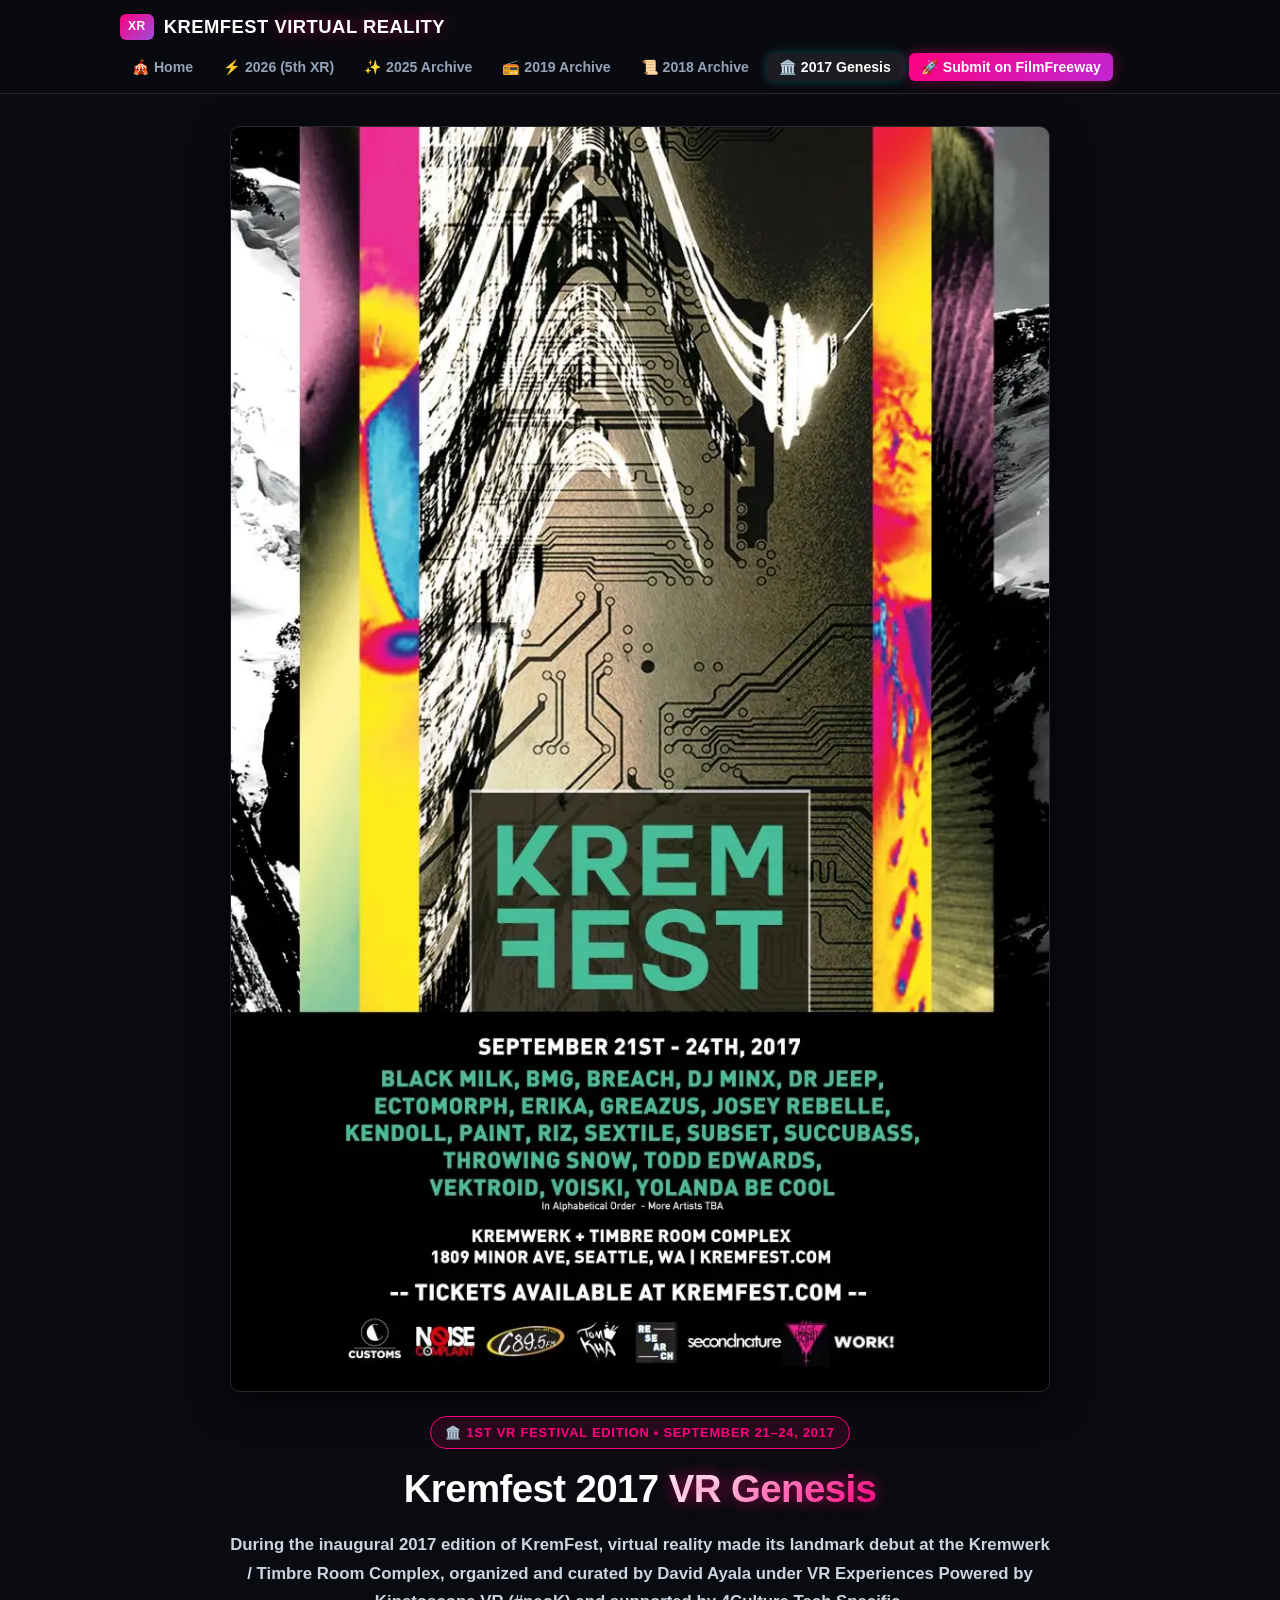
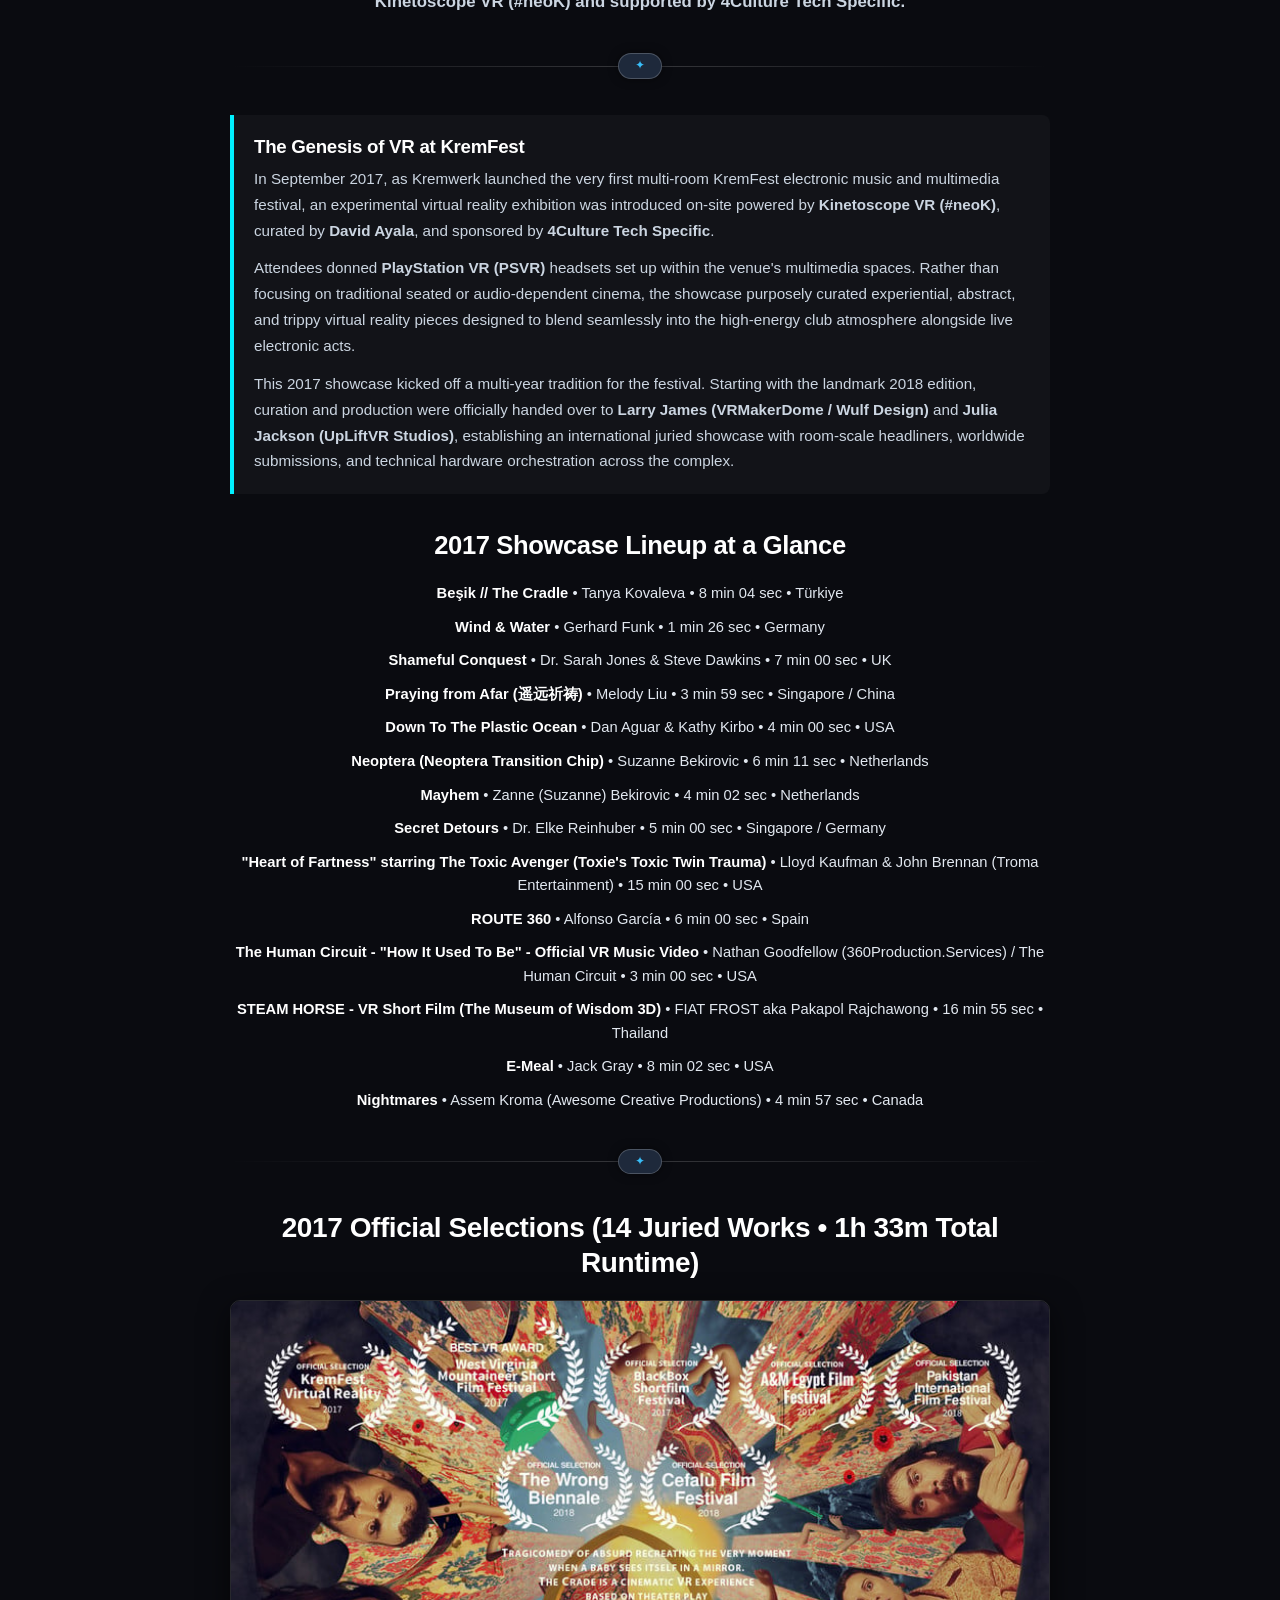
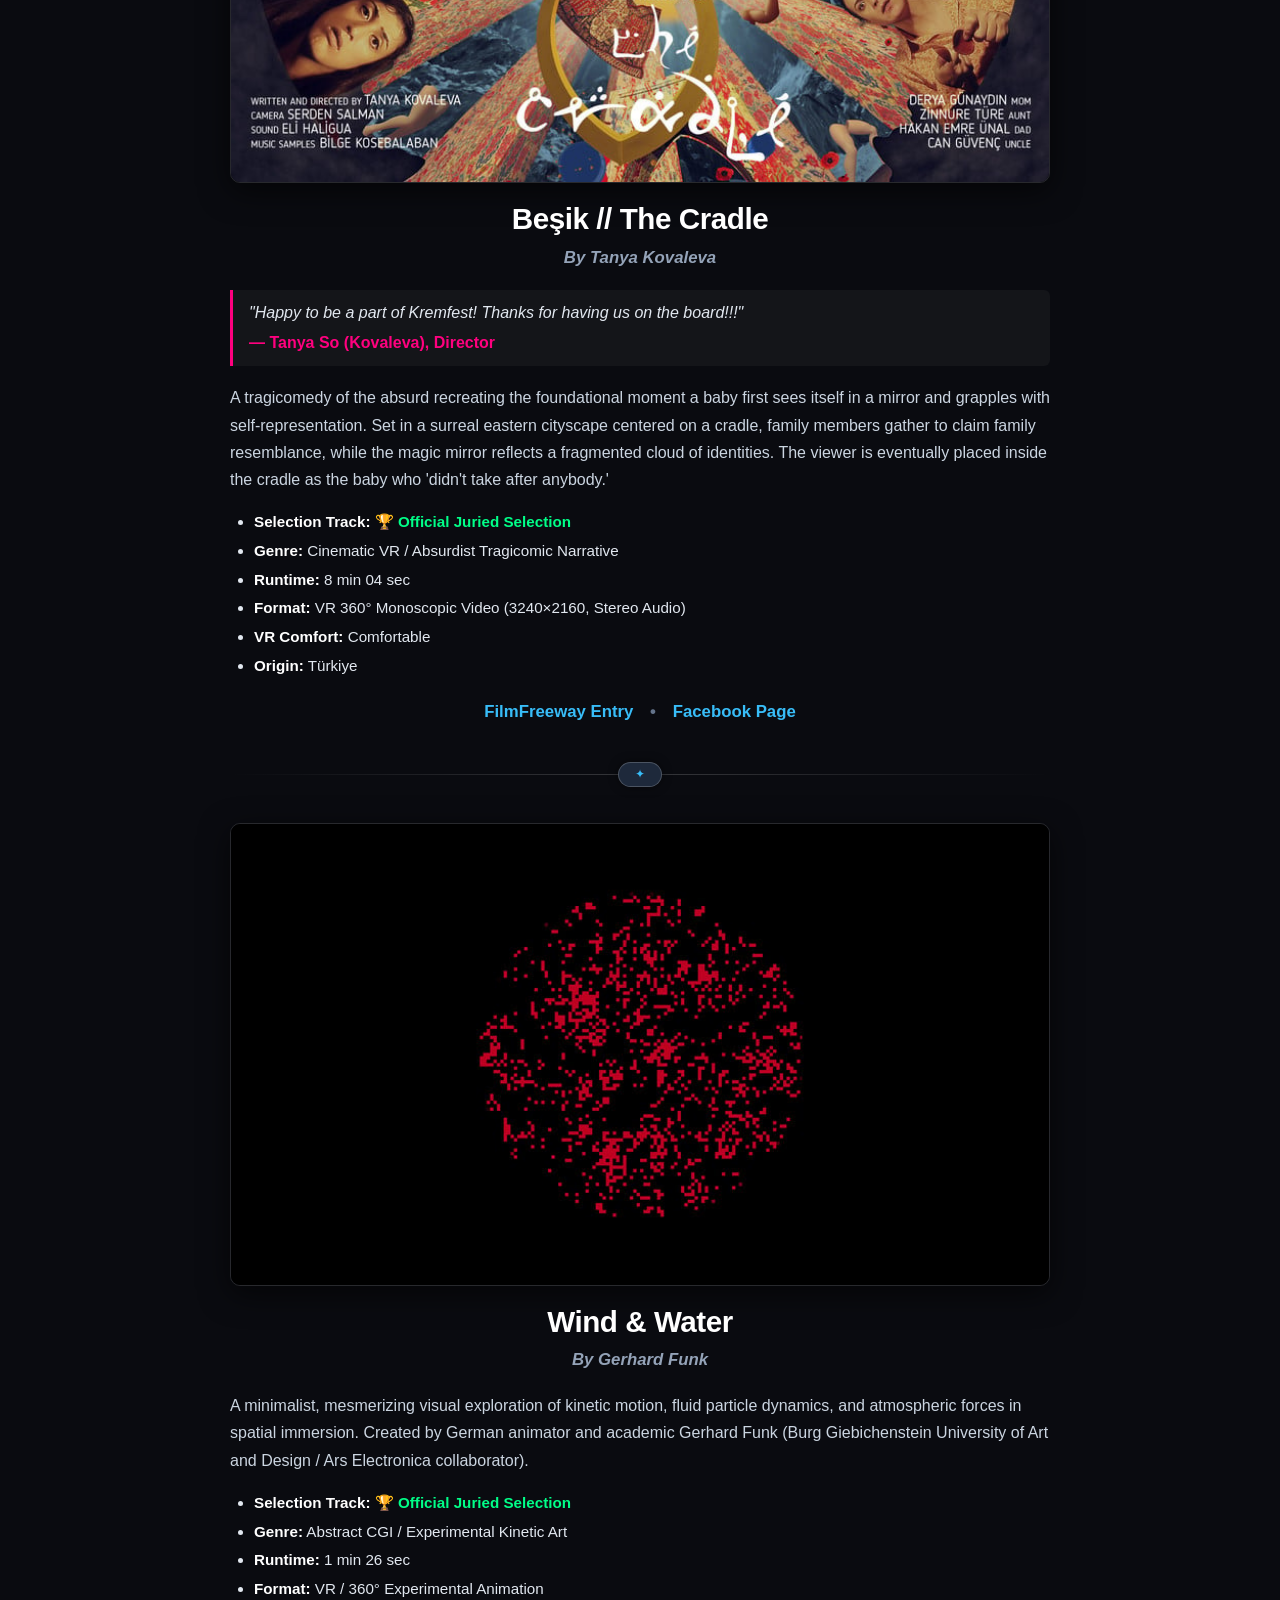
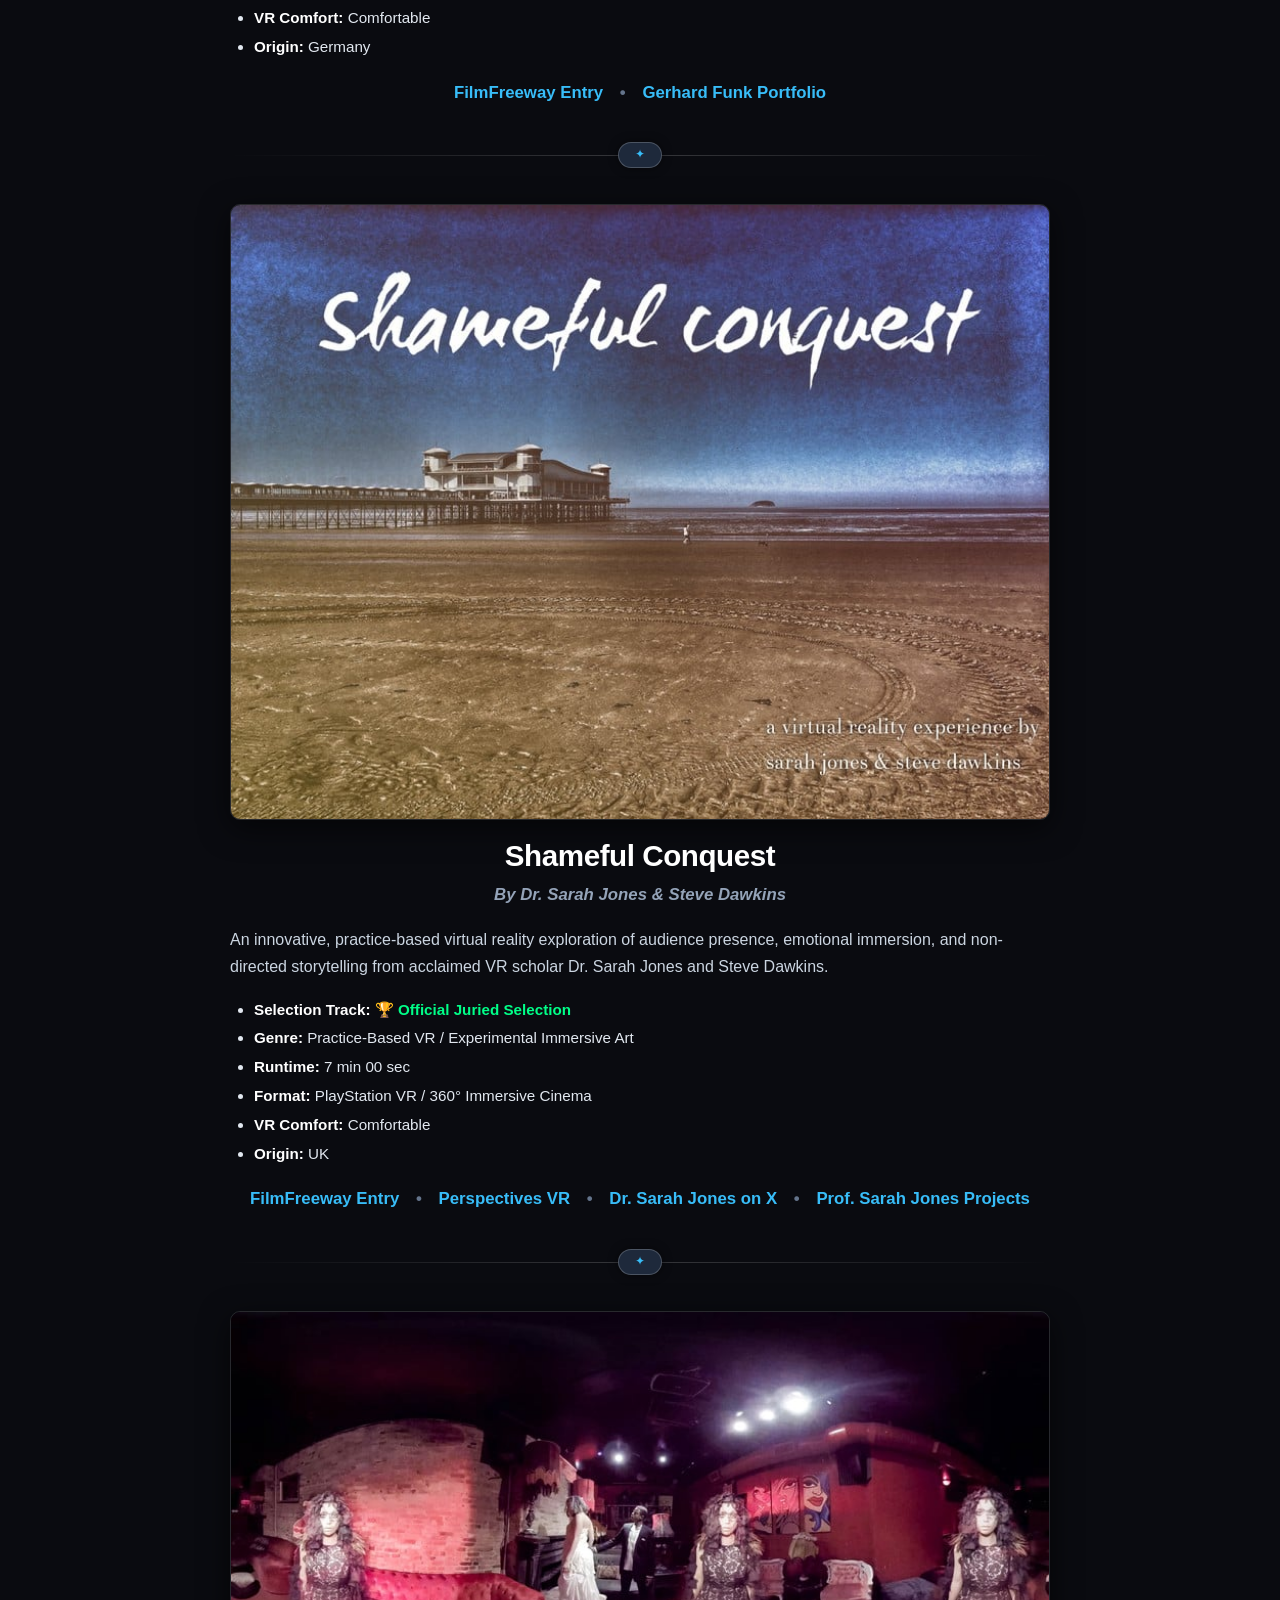
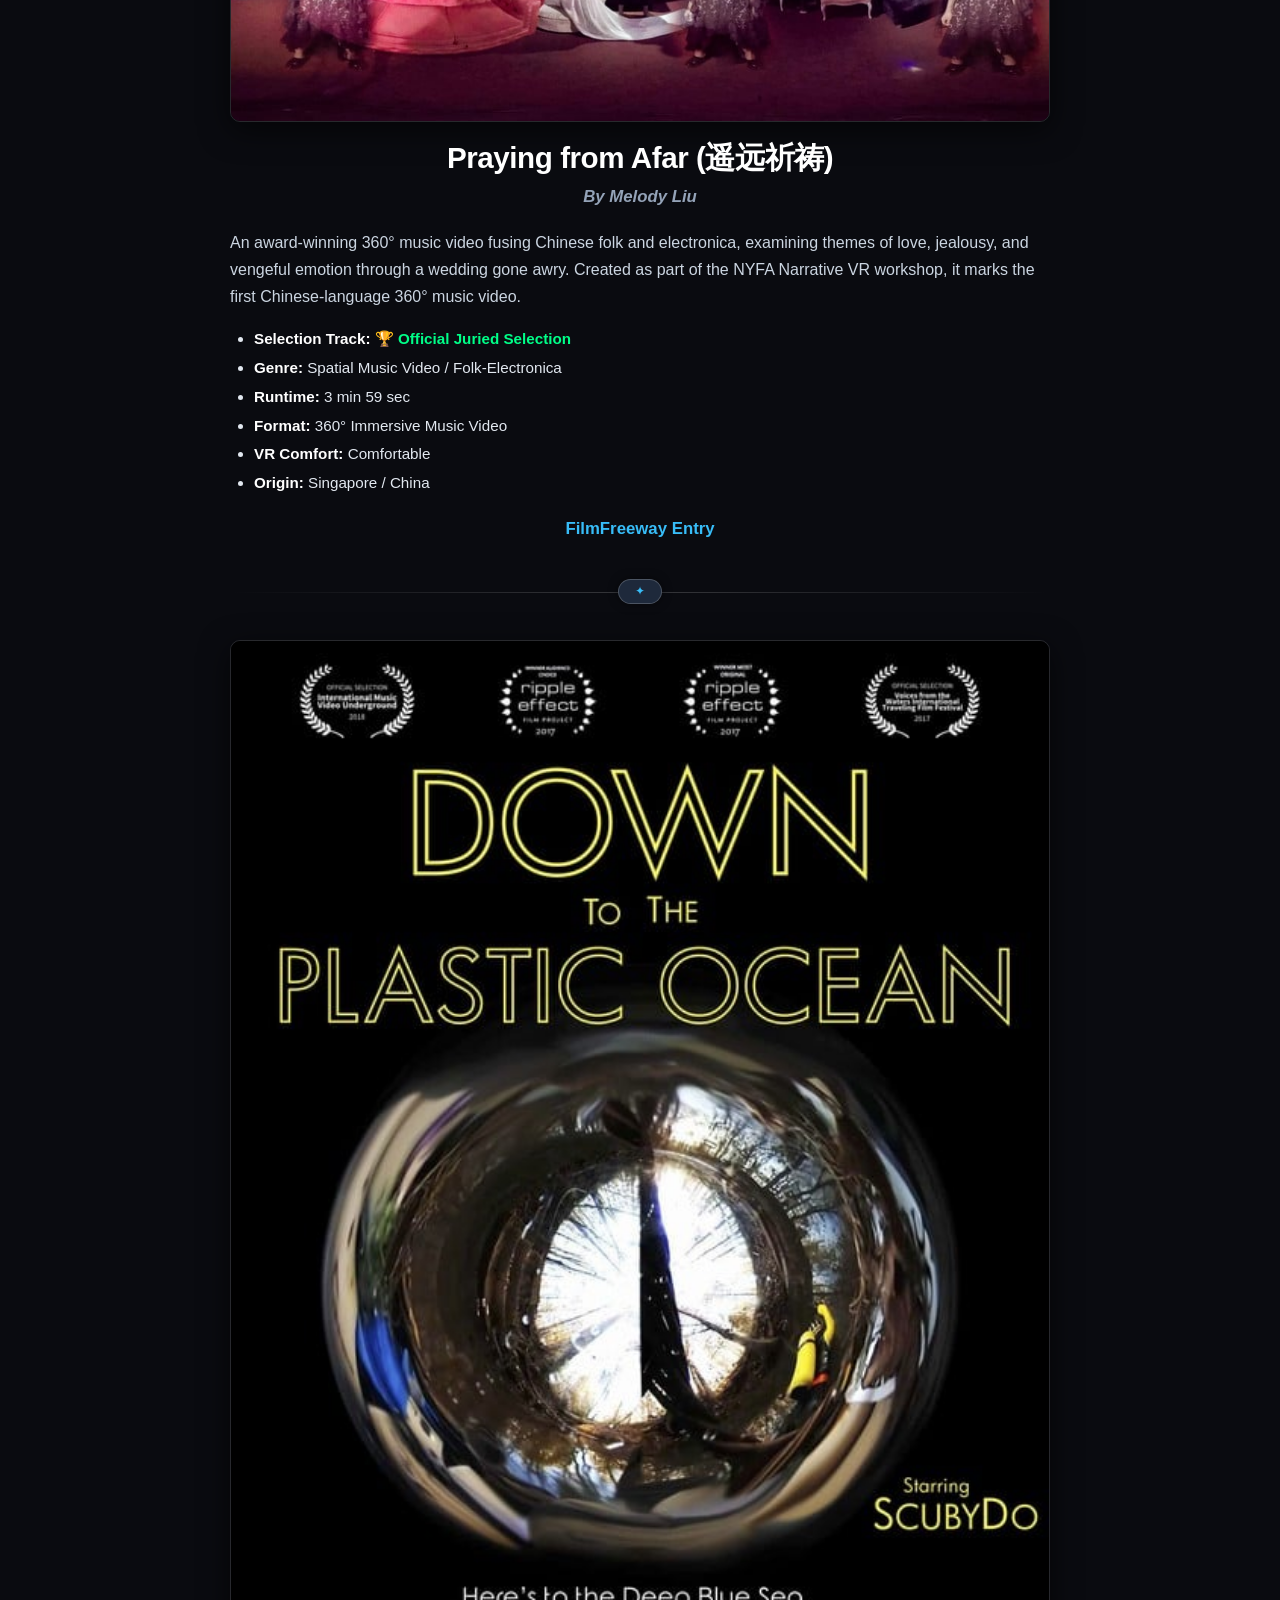
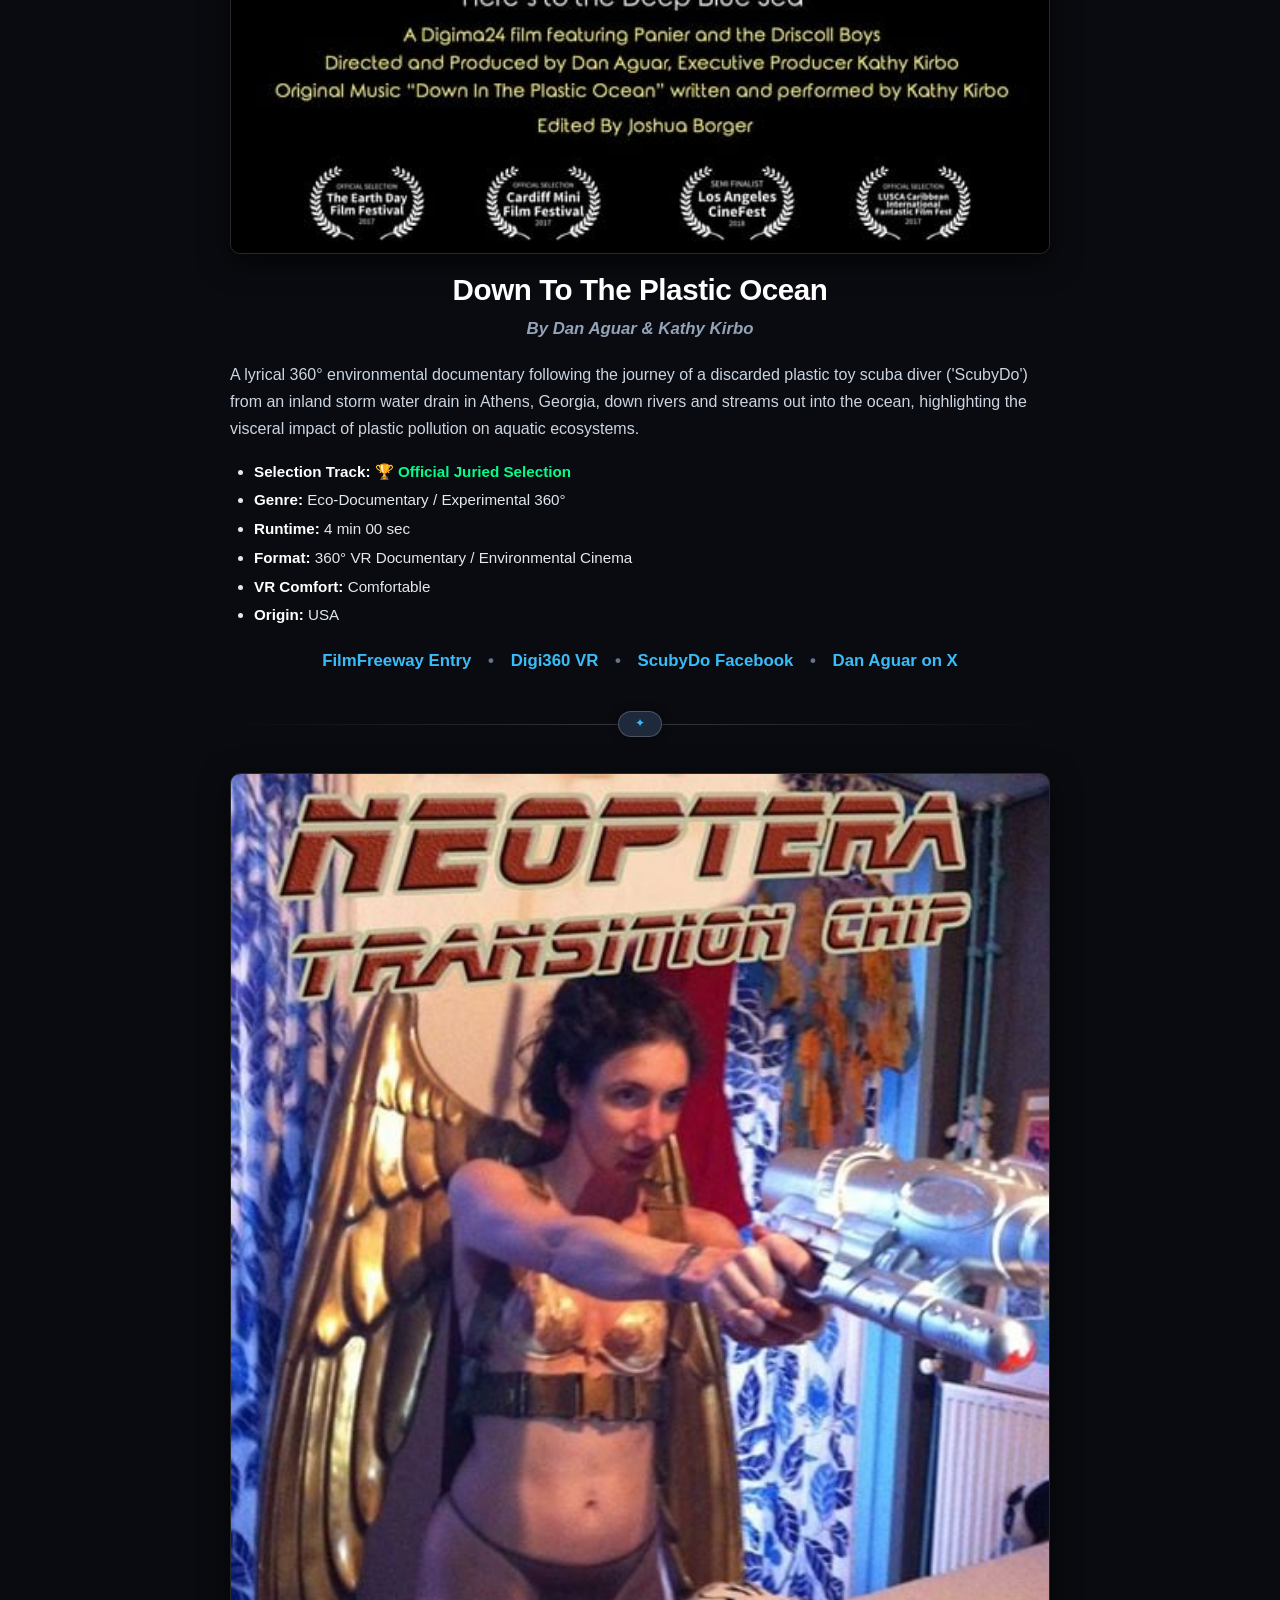
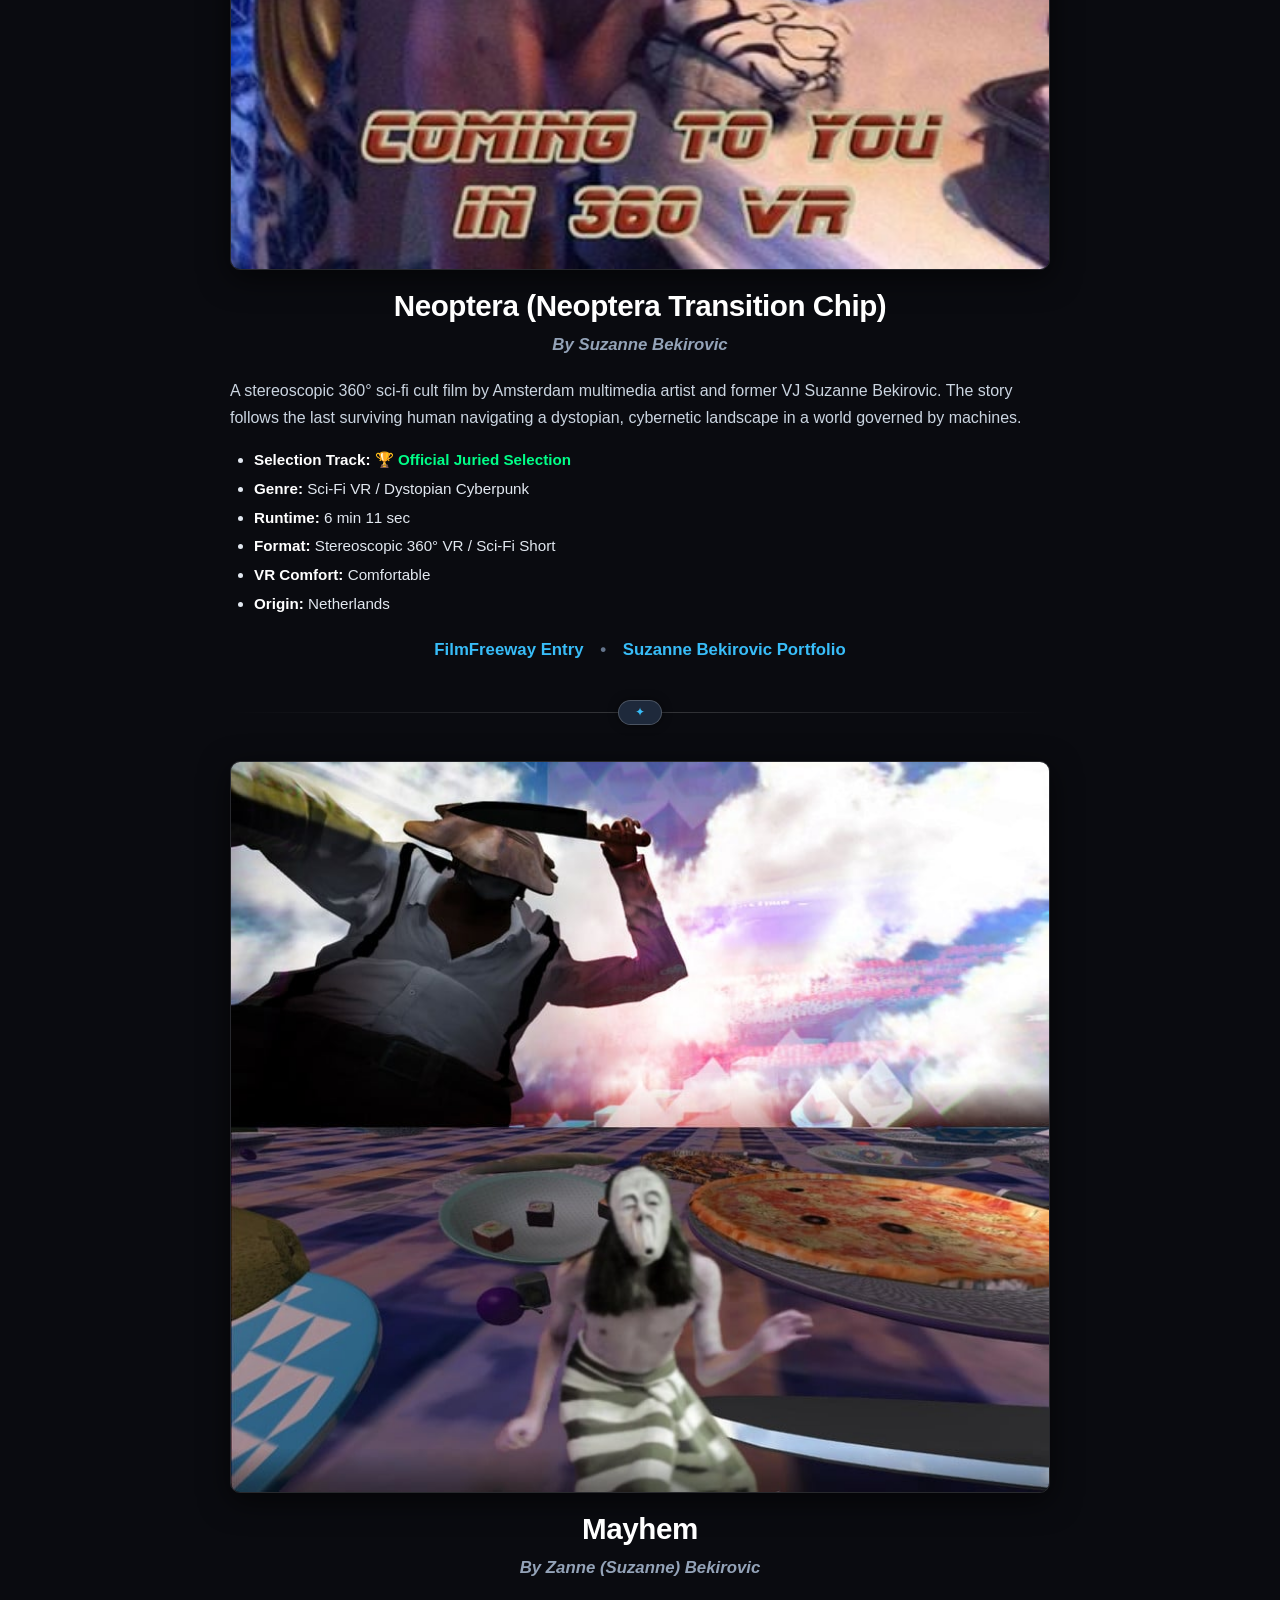
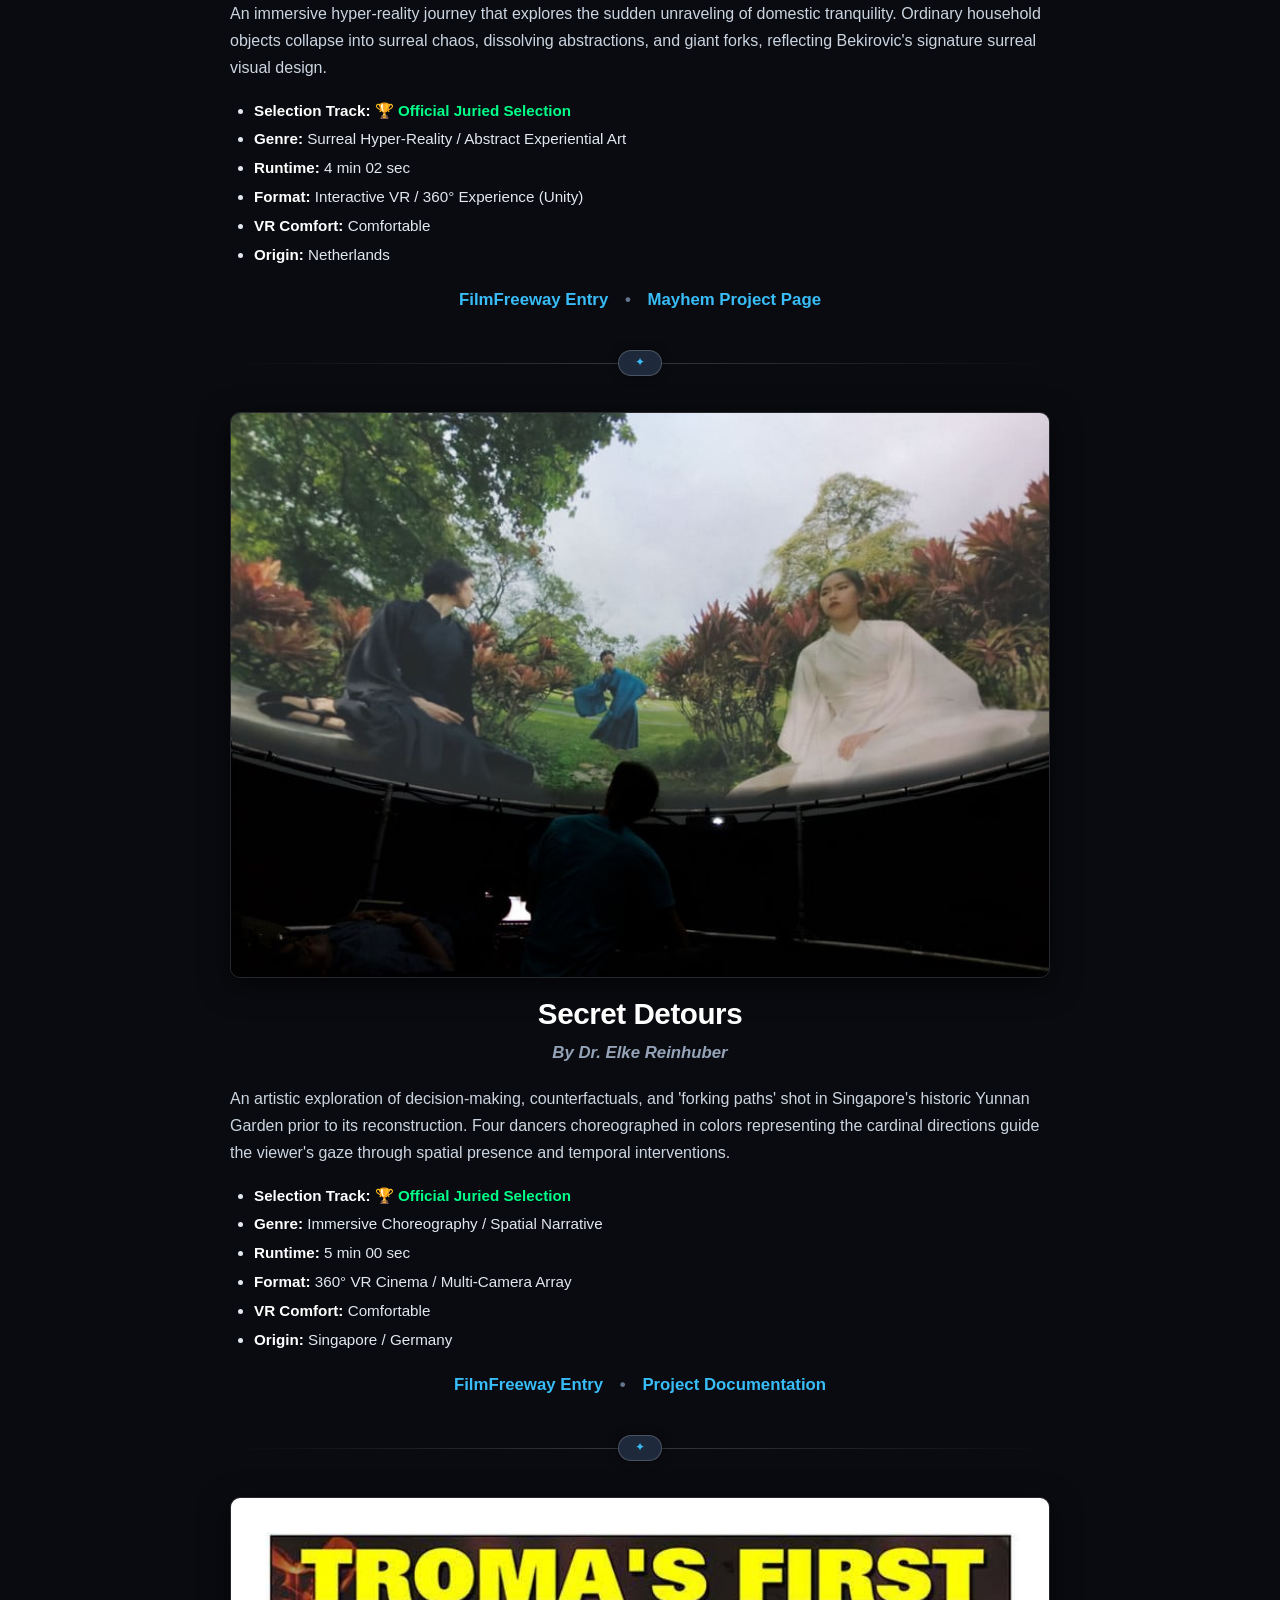
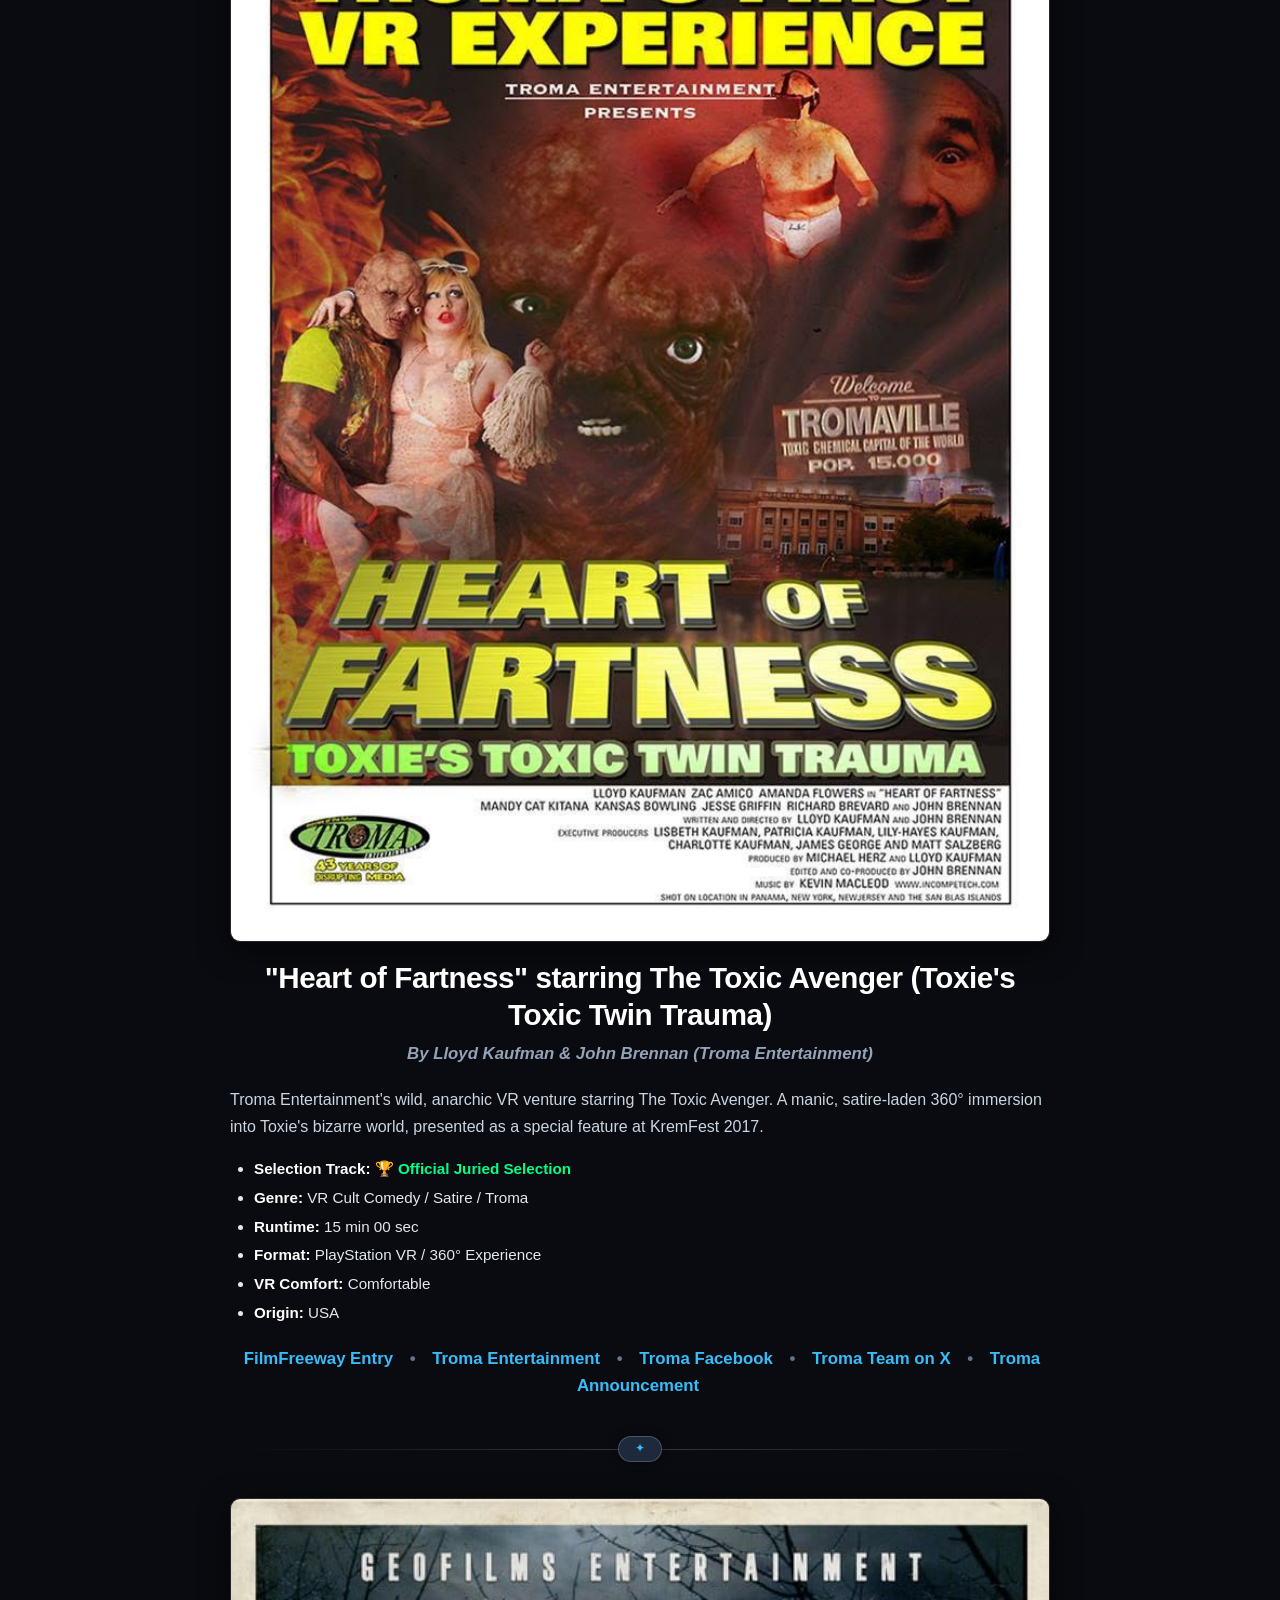
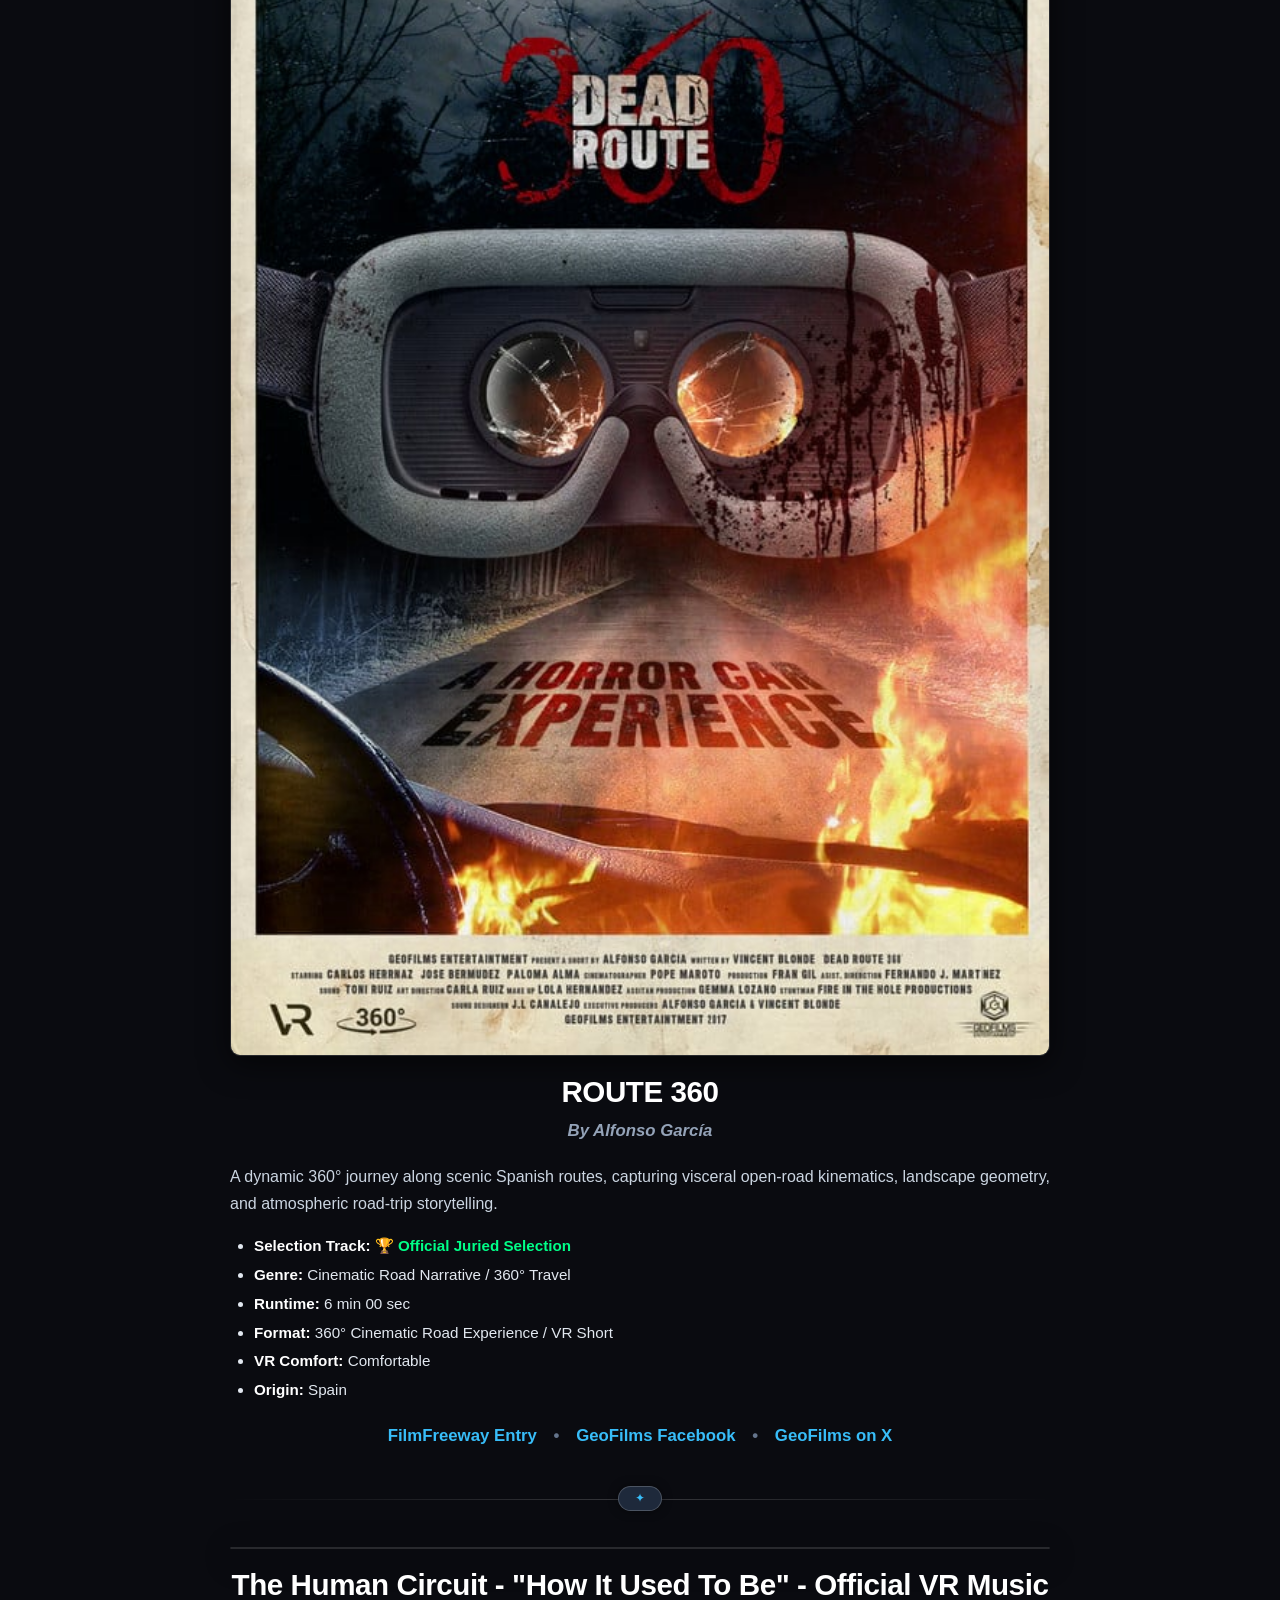
<file: 2017/index.html>
<!DOCTYPE html>
<html lang="en">
<head>
  <meta charset="UTF-8">
  <meta name="viewport" content="width=device-width, initial-scale=1.0">
  <title>Kremfest 2017 — VR Genesis Archive</title>
  <link rel="stylesheet" href="../assets/css/style.css?v=0.2.4">
</head>
<body>
  
  
  <nav class="navbar">
    <div class="nav-container">
      <a href="../index.html" class="brand-link">
        <span class="brand-badge">XR</span>
        <span>KREMFEST <span class="glow-pink">VIRTUAL REALITY</span></span>
      </a>
      <ul class="nav-menu">
        <li class="nav-item"><a href="../index.html">🎪 Home</a></li><li class="nav-item"><a href="../2026/index.html">⚡ 2026 (5th XR)</a></li><li class="nav-item"><a href="../2025/index.html">✨ 2025 Archive</a></li><li class="nav-item"><a href="../2019/index.html">📻 2019 Archive</a></li><li class="nav-item"><a href="../2018/index.html">📜 2018 Archive</a></li><li class="nav-item"><a href="../2017/index.html" class="active">🏛️ 2017 Genesis</a></li><li class="nav-item"><a href="https://filmfreeway.com/KremFest" target="_blank" class="nav-cta">🚀 Submit on FilmFreeway</a></li>
      </ul>
    </div>
  </nav>

  <main class="container">
    <div class="guide-hero">
      <img class="guide-banner-img" src="../assets/images/2017/kremfest_2017_banner.webp" alt="KremFest 2017 Official Festival Poster">
      <div class="guide-pill">🏛️ 1ST VR FESTIVAL EDITION • SEPTEMBER 21–24, 2017</div>
      <h1 class="guide-title">Kremfest 2017 <span class="text-gradient-pink glow-pink">VR Genesis</span></h1>
      <p class="guide-intro-text" style="text-align:center;">
        During the inaugural 2017 edition of KremFest, virtual reality made its landmark debut at the Kremwerk / Timbre Room Complex, organized and curated by <strong>David Ayala</strong> under <strong>VR Experiences Powered by Kinetoscope VR (#neoK)</strong> and supported by <strong>4Culture Tech Specific</strong>.
      </p>
    </div>

    <div class="diamond-divider"><span class="diamond-pill">✦</span></div>

    <div style="background:rgba(255,255,255,0.03); border-left:4px solid var(--neon-cyan); padding:20px; border-radius:0 8px 8px 0; margin-bottom:32px;">
      <h3 style="color:#fff; margin-bottom:8px;">The Genesis of VR at KremFest</h3>
      <p style="color:var(--text-body); font-size:0.95rem; line-height:1.7; margin-bottom:12px;">
        In September 2017, as Kremwerk launched the very first multi-room KremFest electronic music and multimedia festival, an experimental virtual reality exhibition was introduced on-site powered by <strong>Kinetoscope VR (#neoK)</strong>, curated by <strong>David Ayala</strong>, and sponsored by <strong>4Culture Tech Specific</strong>. 
      </p>
      <p style="color:var(--text-body); font-size:0.95rem; line-height:1.7; margin-bottom:12px;">
        Attendees donned <strong>PlayStation VR (PSVR)</strong> headsets set up within the venue's multimedia spaces. Rather than focusing on traditional seated or audio-dependent cinema, the showcase purposely curated experiential, abstract, and trippy virtual reality pieces designed to blend seamlessly into the high-energy club atmosphere alongside live electronic acts.
      </p>
      <p style="color:var(--text-body); font-size:0.95rem; line-height:1.7;">
        This 2017 showcase kicked off a multi-year tradition for the festival. Starting with the landmark 2018 edition, curation and production were officially handed over to <strong>Larry James (VRMakerDome / Wulf Design)</strong> and <strong>Julia Jackson (UpLiftVR Studios)</strong>, establishing an international juried showcase with room-scale headliners, worldwide submissions, and technical hardware orchestration across the complex.
      </p>
    </div>

    
    <div class="glance-section" style="text-align:center; margin:36px auto; max-width:1050px;">
      <h3 class="glance-title" style="text-align:center; margin-bottom:20px;">2017 Showcase Lineup at a Glance</h3>
      <ul class="glance-bullets" style="display:flex; flex-direction:column; align-items:center; text-align:center; list-style:none; padding:0; margin:0 auto; gap:10px;">
        <li style="text-align:center; width:100%;"><strong>Beşik // The Cradle</strong> • Tanya Kovaleva • 8 min 04 sec • Türkiye</li><li style="text-align:center; width:100%;"><strong>Wind & Water</strong> • Gerhard Funk • 1 min 26 sec • Germany</li><li style="text-align:center; width:100%;"><strong>Shameful Conquest</strong> • Dr. Sarah Jones & Steve Dawkins • 7 min 00 sec • UK</li><li style="text-align:center; width:100%;"><strong>Praying from Afar (遥远祈祷)</strong> • Melody Liu • 3 min 59 sec • Singapore / China</li><li style="text-align:center; width:100%;"><strong>Down To The Plastic Ocean</strong> • Dan Aguar & Kathy Kirbo • 4 min 00 sec • USA</li><li style="text-align:center; width:100%;"><strong>Neoptera (Neoptera Transition Chip)</strong> • Suzanne Bekirovic • 6 min 11 sec • Netherlands</li><li style="text-align:center; width:100%;"><strong>Mayhem</strong> • Zanne (Suzanne) Bekirovic • 4 min 02 sec • Netherlands</li><li style="text-align:center; width:100%;"><strong>Secret Detours</strong> • Dr. Elke Reinhuber • 5 min 00 sec • Singapore / Germany</li><li style="text-align:center; width:100%;"><strong>"Heart of Fartness" starring The Toxic Avenger (Toxie's Toxic Twin Trauma)</strong> • Lloyd Kaufman & John Brennan (Troma Entertainment) • 15 min 00 sec • USA</li><li style="text-align:center; width:100%;"><strong>ROUTE 360</strong> • Alfonso García • 6 min 00 sec • Spain</li><li style="text-align:center; width:100%;"><strong>The Human Circuit - "How It Used To Be" - Official VR Music Video</strong> • Nathan Goodfellow (360Production.Services) / The Human Circuit • 3 min 00 sec • USA</li><li style="text-align:center; width:100%;"><strong>STEAM HORSE - VR Short Film (The Museum of Wisdom 3D)</strong> • FIAT FROST aka Pakapol Rajchawong • 16 min 55 sec • Thailand</li><li style="text-align:center; width:100%;"><strong>E-Meal</strong> • Jack Gray • 8 min 02 sec • USA</li><li style="text-align:center; width:100%;"><strong>Nightmares</strong> • Assem Kroma (Awesome Creative Productions) • 4 min 57 sec • Canada</li>
      </ul>
    </div>
    <div class="diamond-divider"><span class="diamond-pill">✦</span></div>

    <h2 class="group-heading">2017 Official Selections (14 Juried Works • 1h 33m Total Runtime)</h2>
    
    <article class="project-entry" id="2017-sel-besik-the-cradle">
      <img class="project-image" src="../assets/images/2017/besik_the_cradle_2017.jpg" alt="Beşik // The Cradle" loading="lazy">
      <h3 class="project-title">Beşik // The Cradle</h3>
      <div class="project-byline">By Tanya Kovaleva</div>
      
      
      
        <div class="project-quote">
          "Happy to be a part of Kremfest! Thanks for having us on the board!!!"
          <div class="project-quote-author">— Tanya So (Kovaleva), Director</div>
        </div>
      <p class="project-synopsis">A tragicomedy of the absurd recreating the foundational moment a baby first sees itself in a mirror and grapples with self-representation. Set in a surreal eastern cityscape centered on a cradle, family members gather to claim family resemblance, while the magic mirror reflects a fragmented cloud of identities. The viewer is eventually placed inside the cradle as the baby who 'didn't take after anybody.'</p>
      
      <ul class="project-bullets">
        <li><strong>Selection Track:</strong> <span style="color:var(--neon-green); font-weight:bold;">🏆 Official Juried Selection</span></li>
        <li><strong>Genre:</strong> Cinematic VR / Absurdist Tragicomic Narrative</li>
        <li><strong>Runtime:</strong> 8 min 04 sec</li>
        <li><strong>Format:</strong> VR 360° Monoscopic Video (3240×2160, Stereo Audio)</li>
        <li><strong>VR Comfort:</strong> Comfortable</li>
        <li><strong>Origin:</strong> Türkiye</li>
      </ul>
      <div class="project-links-row"><a href="https://filmfreeway.com/submissions/8111362" target="_blank">FilmFreeway Entry</a> <span class="link-dot">•</span> <a href="https://www.facebook.com/cradleVR/" target="_blank">Facebook Page</a></div>
    </article>
    <div class="diamond-divider"><span class="diamond-pill">✦</span></div>
    <article class="project-entry" id="2017-sel-wind-and-water">
      <img class="project-image" src="../assets/images/2017/wind_and_water_2017.jpg" alt="Wind & Water" loading="lazy">
      <h3 class="project-title">Wind & Water</h3>
      <div class="project-byline">By Gerhard Funk</div>
      
      
      
      <p class="project-synopsis">A minimalist, mesmerizing visual exploration of kinetic motion, fluid particle dynamics, and atmospheric forces in spatial immersion. Created by German animator and academic Gerhard Funk (Burg Giebichenstein University of Art and Design / Ars Electronica collaborator).</p>
      
      <ul class="project-bullets">
        <li><strong>Selection Track:</strong> <span style="color:var(--neon-green); font-weight:bold;">🏆 Official Juried Selection</span></li>
        <li><strong>Genre:</strong> Abstract CGI / Experimental Kinetic Art</li>
        <li><strong>Runtime:</strong> 1 min 26 sec</li>
        <li><strong>Format:</strong> VR / 360° Experimental Animation</li>
        <li><strong>VR Comfort:</strong> Comfortable</li>
        <li><strong>Origin:</strong> Germany</li>
      </ul>
      <div class="project-links-row"><a href="https://filmfreeway.com/submissions/8093958" target="_blank">FilmFreeway Entry</a> <span class="link-dot">•</span> <a href="https://gerhardfunk.net/" target="_blank">Gerhard Funk Portfolio</a></div>
    </article>
    <div class="diamond-divider"><span class="diamond-pill">✦</span></div>
    <article class="project-entry" id="2017-sel-shameful-conquest">
      <img class="project-image" src="../assets/images/2017/shameful_conquest_2017.jpg" alt="Shameful Conquest" loading="lazy">
      <h3 class="project-title">Shameful Conquest</h3>
      <div class="project-byline">By Dr. Sarah Jones & Steve Dawkins</div>
      
      
      
      <p class="project-synopsis">An innovative, practice-based virtual reality exploration of audience presence, emotional immersion, and non-directed storytelling from acclaimed VR scholar Dr. Sarah Jones and Steve Dawkins.</p>
      
      <ul class="project-bullets">
        <li><strong>Selection Track:</strong> <span style="color:var(--neon-green); font-weight:bold;">🏆 Official Juried Selection</span></li>
        <li><strong>Genre:</strong> Practice-Based VR / Experimental Immersive Art</li>
        <li><strong>Runtime:</strong> 7 min 00 sec</li>
        <li><strong>Format:</strong> PlayStation VR / 360° Immersive Cinema</li>
        <li><strong>VR Comfort:</strong> Comfortable</li>
        <li><strong>Origin:</strong> UK</li>
      </ul>
      <div class="project-links-row"><a href="https://filmfreeway.com/submissions/8088483" target="_blank">FilmFreeway Entry</a> <span class="link-dot">•</span> <a href="http://www.perspectivesvr.com/" target="_blank">Perspectives VR</a> <span class="link-dot">•</span> <a href="https://x.com/virtualsarahj" target="_blank">Dr. Sarah Jones on X</a> <span class="link-dot">•</span> <a href="https://www.profsarahjones.com/projects" target="_blank">Prof. Sarah Jones Projects</a></div>
    </article>
    <div class="diamond-divider"><span class="diamond-pill">✦</span></div>
    <article class="project-entry" id="2017-sel-praying-from-afar">
      <img class="project-image" src="../assets/images/2017/praying_from_afar_2017.jpg" alt="Praying from Afar (遥远祈祷)" loading="lazy">
      <h3 class="project-title">Praying from Afar (遥远祈祷)</h3>
      <div class="project-byline">By Melody Liu</div>
      
      
      
      <p class="project-synopsis">An award-winning 360° music video fusing Chinese folk and electronica, examining themes of love, jealousy, and vengeful emotion through a wedding gone awry. Created as part of the NYFA Narrative VR workshop, it marks the first Chinese-language 360° music video.</p>
      
      <ul class="project-bullets">
        <li><strong>Selection Track:</strong> <span style="color:var(--neon-green); font-weight:bold;">🏆 Official Juried Selection</span></li>
        <li><strong>Genre:</strong> Spatial Music Video / Folk-Electronica</li>
        <li><strong>Runtime:</strong> 3 min 59 sec</li>
        <li><strong>Format:</strong> 360° Immersive Music Video</li>
        <li><strong>VR Comfort:</strong> Comfortable</li>
        <li><strong>Origin:</strong> Singapore / China</li>
      </ul>
      <div class="project-links-row"><a href="https://filmfreeway.com/submissions/8088121" target="_blank">FilmFreeway Entry</a></div>
    </article>
    <div class="diamond-divider"><span class="diamond-pill">✦</span></div>
    <article class="project-entry" id="2017-sel-down-to-the-plastic-ocean">
      <img class="project-image" src="../assets/images/2017/down_to_the_plastic_ocean_2017.jpg" alt="Down To The Plastic Ocean" loading="lazy">
      <h3 class="project-title">Down To The Plastic Ocean</h3>
      <div class="project-byline">By Dan Aguar & Kathy Kirbo</div>
      
      
      
      <p class="project-synopsis">A lyrical 360° environmental documentary following the journey of a discarded plastic toy scuba diver ('ScubyDo') from an inland storm water drain in Athens, Georgia, down rivers and streams out into the ocean, highlighting the visceral impact of plastic pollution on aquatic ecosystems.</p>
      
      <ul class="project-bullets">
        <li><strong>Selection Track:</strong> <span style="color:var(--neon-green); font-weight:bold;">🏆 Official Juried Selection</span></li>
        <li><strong>Genre:</strong> Eco-Documentary / Experimental 360°</li>
        <li><strong>Runtime:</strong> 4 min 00 sec</li>
        <li><strong>Format:</strong> 360° VR Documentary / Environmental Cinema</li>
        <li><strong>VR Comfort:</strong> Comfortable</li>
        <li><strong>Origin:</strong> USA</li>
      </ul>
      <div class="project-links-row"><a href="https://filmfreeway.com/submissions/8081572" target="_blank">FilmFreeway Entry</a> <span class="link-dot">•</span> <a href="http://www.digi360vr.com/" target="_blank">Digi360 VR</a> <span class="link-dot">•</span> <a href="https://www.facebook.com/ScubyDoPlasticOcean/" target="_blank">ScubyDo Facebook</a> <span class="link-dot">•</span> <a href="https://x.com/danaguar" target="_blank">Dan Aguar on X</a></div>
    </article>
    <div class="diamond-divider"><span class="diamond-pill">✦</span></div>
    <article class="project-entry" id="2017-sel-neoptera">
      <img class="project-image" src="../assets/images/2017/neoptera_2017.jpg" alt="Neoptera (Neoptera Transition Chip)" loading="lazy">
      <h3 class="project-title">Neoptera (Neoptera Transition Chip)</h3>
      <div class="project-byline">By Suzanne Bekirovic</div>
      
      
      
      <p class="project-synopsis">A stereoscopic 360° sci-fi cult film by Amsterdam multimedia artist and former VJ Suzanne Bekirovic. The story follows the last surviving human navigating a dystopian, cybernetic landscape in a world governed by machines.</p>
      
      <ul class="project-bullets">
        <li><strong>Selection Track:</strong> <span style="color:var(--neon-green); font-weight:bold;">🏆 Official Juried Selection</span></li>
        <li><strong>Genre:</strong> Sci-Fi VR / Dystopian Cyberpunk</li>
        <li><strong>Runtime:</strong> 6 min 11 sec</li>
        <li><strong>Format:</strong> Stereoscopic 360° VR / Sci-Fi Short</li>
        <li><strong>VR Comfort:</strong> Comfortable</li>
        <li><strong>Origin:</strong> Netherlands</li>
      </ul>
      <div class="project-links-row"><a href="https://filmfreeway.com/submissions/8070062" target="_blank">FilmFreeway Entry</a> <span class="link-dot">•</span> <a href="http://www.zanne.nl/neoptera/" target="_blank">Suzanne Bekirovic Portfolio</a></div>
    </article>
    <div class="diamond-divider"><span class="diamond-pill">✦</span></div>
    <article class="project-entry" id="2017-sel-mayhem">
      <img class="project-image" src="../assets/images/2017/mayhem_2017.jpg" alt="Mayhem" loading="lazy">
      <h3 class="project-title">Mayhem</h3>
      <div class="project-byline">By Zanne (Suzanne) Bekirovic</div>
      
      
      
      <p class="project-synopsis">An immersive hyper-reality journey that explores the sudden unraveling of domestic tranquility. Ordinary household objects collapse into surreal chaos, dissolving abstractions, and giant forks, reflecting Bekirovic's signature surreal visual design.</p>
      
      <ul class="project-bullets">
        <li><strong>Selection Track:</strong> <span style="color:var(--neon-green); font-weight:bold;">🏆 Official Juried Selection</span></li>
        <li><strong>Genre:</strong> Surreal Hyper-Reality / Abstract Experiential Art</li>
        <li><strong>Runtime:</strong> 4 min 02 sec</li>
        <li><strong>Format:</strong> Interactive VR / 360° Experience (Unity)</li>
        <li><strong>VR Comfort:</strong> Comfortable</li>
        <li><strong>Origin:</strong> Netherlands</li>
      </ul>
      <div class="project-links-row"><a href="https://filmfreeway.com/submissions/8070047" target="_blank">FilmFreeway Entry</a> <span class="link-dot">•</span> <a href="http://www.zanne.nl/mayhem" target="_blank">Mayhem Project Page</a></div>
    </article>
    <div class="diamond-divider"><span class="diamond-pill">✦</span></div>
    <article class="project-entry" id="2017-sel-secret-detours">
      <img class="project-image" src="../assets/images/2017/secret_detours_2017.jpg" alt="Secret Detours" loading="lazy">
      <h3 class="project-title">Secret Detours</h3>
      <div class="project-byline">By Dr. Elke Reinhuber</div>
      
      
      
      <p class="project-synopsis">An artistic exploration of decision-making, counterfactuals, and 'forking paths' shot in Singapore's historic Yunnan Garden prior to its reconstruction. Four dancers choreographed in colors representing the cardinal directions guide the viewer's gaze through spatial presence and temporal interventions.</p>
      
      <ul class="project-bullets">
        <li><strong>Selection Track:</strong> <span style="color:var(--neon-green); font-weight:bold;">🏆 Official Juried Selection</span></li>
        <li><strong>Genre:</strong> Immersive Choreography / Spatial Narrative</li>
        <li><strong>Runtime:</strong> 5 min 00 sec</li>
        <li><strong>Format:</strong> 360° VR Cinema / Multi-Camera Array</li>
        <li><strong>VR Comfort:</strong> Comfortable</li>
        <li><strong>Origin:</strong> Singapore / Germany</li>
      </ul>
      <div class="project-links-row"><a href="https://filmfreeway.com/submissions/8064573" target="_blank">FilmFreeway Entry</a> <span class="link-dot">•</span> <a href="https://www.eer.de/secret-detours/" target="_blank">Project Documentation</a></div>
    </article>
    <div class="diamond-divider"><span class="diamond-pill">✦</span></div>
    <article class="project-entry" id="2017-sel-heart-of-fartness">
      <img class="project-image" src="../assets/images/2017/heart_of_fartness_2017.jpg" alt=""Heart of Fartness" starring The Toxic Avenger (Toxie's Toxic Twin Trauma)" loading="lazy">
      <h3 class="project-title">"Heart of Fartness" starring The Toxic Avenger (Toxie's Toxic Twin Trauma)</h3>
      <div class="project-byline">By Lloyd Kaufman & John Brennan (Troma Entertainment)</div>
      
      
      
      <p class="project-synopsis">Troma Entertainment's wild, anarchic VR venture starring The Toxic Avenger. A manic, satire-laden 360° immersion into Toxie's bizarre world, presented as a special feature at KremFest 2017.</p>
      
      <ul class="project-bullets">
        <li><strong>Selection Track:</strong> <span style="color:var(--neon-green); font-weight:bold;">🏆 Official Juried Selection</span></li>
        <li><strong>Genre:</strong> VR Cult Comedy / Satire / Troma</li>
        <li><strong>Runtime:</strong> 15 min 00 sec</li>
        <li><strong>Format:</strong> PlayStation VR / 360° Experience</li>
        <li><strong>VR Comfort:</strong> Comfortable</li>
        <li><strong>Origin:</strong> USA</li>
      </ul>
      <div class="project-links-row"><a href="https://filmfreeway.com/submissions/8059212" target="_blank">FilmFreeway Entry</a> <span class="link-dot">•</span> <a href="http://www.troma.com/" target="_blank">Troma Entertainment</a> <span class="link-dot">•</span> <a href="https://www.facebook.com/TROMAENTERTAINMENT" target="_blank">Troma Facebook</a> <span class="link-dot">•</span> <a href="https://x.com/Troma_Team" target="_blank">Troma Team on X</a> <span class="link-dot">•</span> <a href="https://www.facebook.com/unclelloydie/posts/10157132326552925/" target="_blank">Troma Announcement</a></div>
    </article>
    <div class="diamond-divider"><span class="diamond-pill">✦</span></div>
    <article class="project-entry" id="2017-sel-route-360">
      <img class="project-image" src="../assets/images/2017/route_360_2017.jpg" alt="ROUTE 360" loading="lazy">
      <h3 class="project-title">ROUTE 360</h3>
      <div class="project-byline">By Alfonso García</div>
      
      
      
      <p class="project-synopsis">A dynamic 360° journey along scenic Spanish routes, capturing visceral open-road kinematics, landscape geometry, and atmospheric road-trip storytelling.</p>
      
      <ul class="project-bullets">
        <li><strong>Selection Track:</strong> <span style="color:var(--neon-green); font-weight:bold;">🏆 Official Juried Selection</span></li>
        <li><strong>Genre:</strong> Cinematic Road Narrative / 360° Travel</li>
        <li><strong>Runtime:</strong> 6 min 00 sec</li>
        <li><strong>Format:</strong> 360° Cinematic Road Experience / VR Short</li>
        <li><strong>VR Comfort:</strong> Comfortable</li>
        <li><strong>Origin:</strong> Spain</li>
      </ul>
      <div class="project-links-row"><a href="https://filmfreeway.com/submissions/8055430" target="_blank">FilmFreeway Entry</a> <span class="link-dot">•</span> <a href="https://www.facebook.com/geofilmsentertainment/" target="_blank">GeoFilms Facebook</a> <span class="link-dot">•</span> <a href="https://x.com/geofilms_es" target="_blank">GeoFilms on X</a></div>
    </article>
    <div class="diamond-divider"><span class="diamond-pill">✦</span></div>
    <article class="project-entry" id="2017-sel-the-human-circuit">
      <img class="project-image" src="../assets/images/2017/the_human_circuit_2017.jpg" alt="The Human Circuit - "How It Used To Be" - Official VR Music Video" loading="lazy">
      <h3 class="project-title">The Human Circuit - "How It Used To Be" - Official VR Music Video</h3>
      <div class="project-byline">By Nathan Goodfellow (360Production.Services) / The Human Circuit</div>
      
      
      
      <p class="project-synopsis">A psychedelic, out-of-body 360° music video for Austin indie-psych band The Human Circuit's track from their Electric City album. Blending vivid color-shifting dimensions with audio-reactive visual flow.</p>
      
      <ul class="project-bullets">
        <li><strong>Selection Track:</strong> <span style="color:var(--neon-green); font-weight:bold;">🏆 Official Juried Selection</span></li>
        <li><strong>Genre:</strong> Psychedelic Indie Rock / Spatial Visuals</li>
        <li><strong>Runtime:</strong> 3 min 00 sec</li>
        <li><strong>Format:</strong> 360° VR Music Video / Spatial Audio</li>
        <li><strong>VR Comfort:</strong> Comfortable</li>
        <li><strong>Origin:</strong> USA</li>
      </ul>
      <div class="project-links-row"><a href="https://filmfreeway.com/submissions/8035794" target="_blank">FilmFreeway Entry</a> <span class="link-dot">•</span> <a href="http://www.thehumancircuit.net/" target="_blank">The Human Circuit Band Site</a> <span class="link-dot">•</span> <a href="https://facebook.com/thehumancircuit" target="_blank">The Human Circuit Facebook</a> <span class="link-dot">•</span> <a href="https://x.com/human_circuit" target="_blank">The Human Circuit on X</a> <span class="link-dot">•</span> <a href="https://www.youtube.com/watch?v=gAAjCrHA0Tc" target="_blank">Watch 360 Music Video</a></div>
    </article>
    <div class="diamond-divider"><span class="diamond-pill">✦</span></div>
    <article class="project-entry" id="2017-sel-steam-horse">
      <img class="project-image" src="../assets/images/2017/steam_horse_2017.jpg" alt="STEAM HORSE - VR Short Film (The Museum of Wisdom 3D)" loading="lazy">
      <h3 class="project-title">STEAM HORSE - VR Short Film (The Museum of Wisdom 3D)</h3>
      <div class="project-byline">By FIAT FROST aka Pakapol Rajchawong</div>
      
      
      
        <div class="project-quote">
          "Very unique, stylish and artistic."
          <div class="project-quote-author">— Pakapol Rajchawong, Director</div>
        </div>
      <p class="project-synopsis">A steampunk-infused 3D virtual reality animation set within a mythical 'Museum of Wisdom,' following mechanical marvels and spatial fantasy architecture. Pakapol Rajchawong's signature Thai digital art production.</p>
      
      <ul class="project-bullets">
        <li><strong>Selection Track:</strong> <span style="color:var(--neon-green); font-weight:bold;">🏆 Official Juried Selection</span></li>
        <li><strong>Genre:</strong> Steampunk Sci-Fi / 3D VR Animation</li>
        <li><strong>Runtime:</strong> 16 min 55 sec</li>
        <li><strong>Format:</strong> 3D Stereoscopic VR Animation / Short Film</li>
        <li><strong>VR Comfort:</strong> Comfortable</li>
        <li><strong>Origin:</strong> Thailand</li>
      </ul>
      <div class="project-links-row"><a href="https://filmfreeway.com/submissions/8022371" target="_blank">FilmFreeway Entry</a> <span class="link-dot">•</span> <a href="http://www.facebook.com/fiatfrostpage" target="_blank">Fiat Frost Facebook</a> <span class="link-dot">•</span> <a href="https://www.facebook.com/steamhorsereloaded" target="_blank">Steam Horse Reloaded Facebook</a> <span class="link-dot">•</span> <a href="https://x.com/fiatfrost" target="_blank">Fiat Frost on X</a></div>
    </article>
    <div class="diamond-divider"><span class="diamond-pill">✦</span></div>
    <article class="project-entry" id="2017-sel-e-meal">
      <img class="project-image" src="../assets/images/2017/e_meal_2017.jpg" alt="E-Meal" loading="lazy">
      <h3 class="project-title">E-Meal</h3>
      <div class="project-byline">By Jack Gray</div>
      
      
      
      <p class="project-synopsis">A satirical experiential exploration of modern digital dining, meal consumption rituals, and electronic connection in an increasingly virtualized society.</p>
      
      <ul class="project-bullets">
        <li><strong>Selection Track:</strong> <span style="color:var(--neon-green); font-weight:bold;">🏆 Official Juried Selection</span></li>
        <li><strong>Genre:</strong> Satirical Experiential Art / Social Commentary</li>
        <li><strong>Runtime:</strong> 8 min 02 sec</li>
        <li><strong>Format:</strong> 360° VR Short / Experimental Dining</li>
        <li><strong>VR Comfort:</strong> Comfortable</li>
        <li><strong>Origin:</strong> USA</li>
      </ul>
      <div class="project-links-row"><a href="https://filmfreeway.com/submissions/8017962" target="_blank">FilmFreeway Entry</a> <span class="link-dot">•</span> <a href="http://jackwg.com/" target="_blank">Jack Gray Portfolio</a></div>
    </article>
    <div class="diamond-divider"><span class="diamond-pill">✦</span></div>
    <article class="project-entry" id="2017-sel-nightmares">
      <img class="project-image" src="../assets/images/2017/nightmares_2017.jpg" alt="Nightmares" loading="lazy">
      <h3 class="project-title">Nightmares</h3>
      <div class="project-byline">By Assem Kroma (Awesome Creative Productions)</div>
      
      
      
      <p class="project-synopsis">"When You Experience Your Nightmares 360." A chilling 360° horror dive into nocturnal subconscious dread and psychological terror from director Assem Kroma and Awesome Creative Productions. Viewers are immersed in dark surreal hallucinations and creeping ambient dread.</p>
      
      <ul class="project-bullets">
        <li><strong>Selection Track:</strong> <span style="color:var(--neon-green); font-weight:bold;">🏆 Official Juried Selection</span></li>
        <li><strong>Genre:</strong> VR Horror / Psychological Suspense</li>
        <li><strong>Runtime:</strong> 4 min 57 sec</li>
        <li><strong>Format:</strong> 360° Horror / Psychological Suspense VR</li>
        <li><strong>VR Comfort:</strong> Intense (Psychological Horror)</li>
        <li><strong>Origin:</strong> Canada</li>
      </ul>
      <div class="project-links-row"><a href="https://filmfreeway.com/submissions/8013665" target="_blank">FilmFreeway Entry</a> <span class="link-dot">•</span> <a href="https://www.imdb.com/title/tt7028270/" target="_blank">Nightmares on IMDb</a> <span class="link-dot">•</span> <a href="https://facebook.com/awesomekroma" target="_blank">Assem Kroma Facebook</a> <span class="link-dot">•</span> <a href="https://x.com/assemkroma" target="_blank">Assem Kroma on X</a></div>
    </article>
    <div class="diamond-divider"><span class="diamond-pill">✦</span></div>

    <div style="background:rgba(255,0,127,0.05); border:1px solid rgba(255,0,127,0.3); border-radius:8px; padding:20px; text-align:center; margin:32px 0;">
      <h3 style="color:#fff; margin-bottom:8px;">🎬 2017 Media & Official Trailer</h3>
      <p style="color:var(--text-body); font-size:0.92rem; line-height:1.6; margin-bottom:14px;">
        Explore promotional videos and trailers for the 2017 VR showcase on YouTube:
      </p>
      <a href="https://www.youtube.com/c/JuliaPlanetDisco/videos" target="_blank" class="btn btn-primary">
        📺 Watch 2017 Highlights on Julia PlanetDisco YouTube ➔
      </a>
    </div>

    <div style="margin-top:40px;">
      <h3 style="font-size:1.4rem; color:#fff; text-align:center; margin-bottom:20px;">💬 2017 Historical Feedback & Floor Impressions</h3>
      <div style="display:grid; grid-template-columns:repeat(auto-fit, minmax(260px, 1fr)); gap:16px;">
        <div style="background:rgba(255,255,255,0.03); border:1px solid var(--border-subtle); border-top:2px solid var(--neon-cyan); padding:18px; border-radius:8px;">
          <p style="color:#fff; font-style:italic; margin-bottom:8px; font-size:1rem;">"Happy to be a part of Kremfest! Thanks for having us on the board!!!"</p>
          <div style="color:var(--neon-cyan); font-size:0.85rem; font-weight:bold;">— Tanya So (October 2017)</div>
        </div>

        <div style="background:rgba(255,255,255,0.03); border:1px solid var(--border-subtle); border-top:2px solid var(--neon-pink); padding:18px; border-radius:8px;">
          <p style="color:#fff; font-style:italic; margin-bottom:8px; font-size:1rem;">"Very unique, stylish and artistic."</p>
          <div style="color:var(--neon-pink); font-size:0.85rem; font-weight:bold;">— Pakapol Rajchawong (October 2017)</div>
        </div>
      </div>
    </div>

    
  </main>

  
  <footer>
    <div class="footer-grid">
      <div class="footer-col">
        <h4>Venue & Location</h4>
        <p style="color:var(--text-muted); font-size:0.85rem; line-height:1.6;">
          <a href="https://maps.google.com/?q=Kremwerk,+1809+Minor+Ave,+Seattle,+WA+98101" target="_blank" rel="noopener noreferrer" style="color:inherit; text-decoration:none; display:inline-block;" title="Open Kremwerk Complex in Google Maps">
            <strong style="color:#fff;">Kremwerk / Timbre Room / Cherry</strong><br>
            <span style="color:var(--neon-cyan); text-decoration:underline; text-decoration-color:rgba(0,240,255,0.4);">1809 Minor Ave, Seattle, WA 98101 • USA</span>
          </a><br>
          <em style="color:var(--text-dim); display:inline-block; margin-top:4px;">A Vortex of Electronic Music and Immersion</em>
        </p>
      </div>

      <div class="footer-col">
        <h4>Festival Links</h4>
        <ul>
          <li><a href="../sizzle/index.html" style="color:var(--neon-cyan); font-weight:bold;">📺 16:9 Floor Sizzle Reel &amp; TV Loop</a></li>
          <li><a href="https://filmfreeway.com/KremFest" target="_blank">FilmFreeway Submissions</a></li>
          <li><a href="https://www.kremwerk.com" target="_blank">Kremwerk Official Website</a></li>
          <li><a href="https://wulfdesign.github.io?utm_source=kremfest-xr&utm_medium=referral&utm_campaign=footer_studio" target="_blank">Wulf Design / Larry James</a></li>
          <li><a href="https://upliftvr.itch.io" target="_blank">UpLiftVR Studios</a></li>
        </ul>
      </div>

      <div class="footer-col">
        <h4>Historical Archives</h4>
        <ul>
          <li><a href="../2026/index.html">2026 Active Showcase (5th Edition)</a></li>
          <li><a href="../2025/index.html">2025 Retrospective</a></li>
          <li><a href="../2019/index.html">2019 Program Guide</a></li>
          <li><a href="../2018/index.html">2018 Showcase Archive</a></li>
          <li><a href="../2017/index.html">2017 Genesis (Kinetoscope VR)</a></li>
        </ul>
      </div>

      <div class="footer-col footer-col-showcase">
        <h4>KremFest XR Showcase</h4>
        <p style="color:var(--text-muted); font-size:0.85rem; line-height:1.6; margin-bottom:14px;">
          Where forward-thinking electronic music meets boundary-pushing virtual reality and immersive cinema at the Kremwerk Complex.
        </p>
        <div class="footer-qr-wrap">
          <img src="../assets/images/qr/kremfest_xr_mobile_qr_color.svg" alt="Scan to Open KremFest XR on Mobile" class="footer-qr-color-img" width="140" height="140">
        </div>
      </div>
    </div>

    <div class="footer-bottom">
      <div>&copy; 2017–2026 Wulf Design Studios • Curated by Kremfest XR, VRMakerDome. & UpLiftVR Studios</div>
      <div>Designed with Cybernetic Precision • <a href="../index.html">wulfdesign.github.io/kremfest-xr</a></div>
    </div>

    <!-- Wulf Design Studios Creative Direction & Curation Strip (Very Bottom) -->
    <div class="footer-studio-strip">
      <div class="footer-studio-badge">✦ EXPERIENTIAL DESIGN & SPATIAL XR</div>
      <div class="footer-studio-text">
        Curated & Designed by <strong>Larry James</strong> at <strong>Wulf Design Studios</strong> — Interactive XR Exhibitions, Spatial Computing, 3D Worlds & Bespoke Festival Portals.
      </div>
      <div class="footer-studio-actions">
        <a href="https://wulfdesign.github.io" target="_blank" class="btn-studio-mini">
          <span>🌐 Portfolio</span> ➔
        </a>
        <a href="https://wulfdesign.github.io/#contact" target="_blank" class="btn-studio-mini-outline">
          <span>✉️ Inquire</span>
        </a>
      </div>
    </div>
  </footer>
  <script src="../assets/js/main.js"></script>

</body>
</html>
</file>
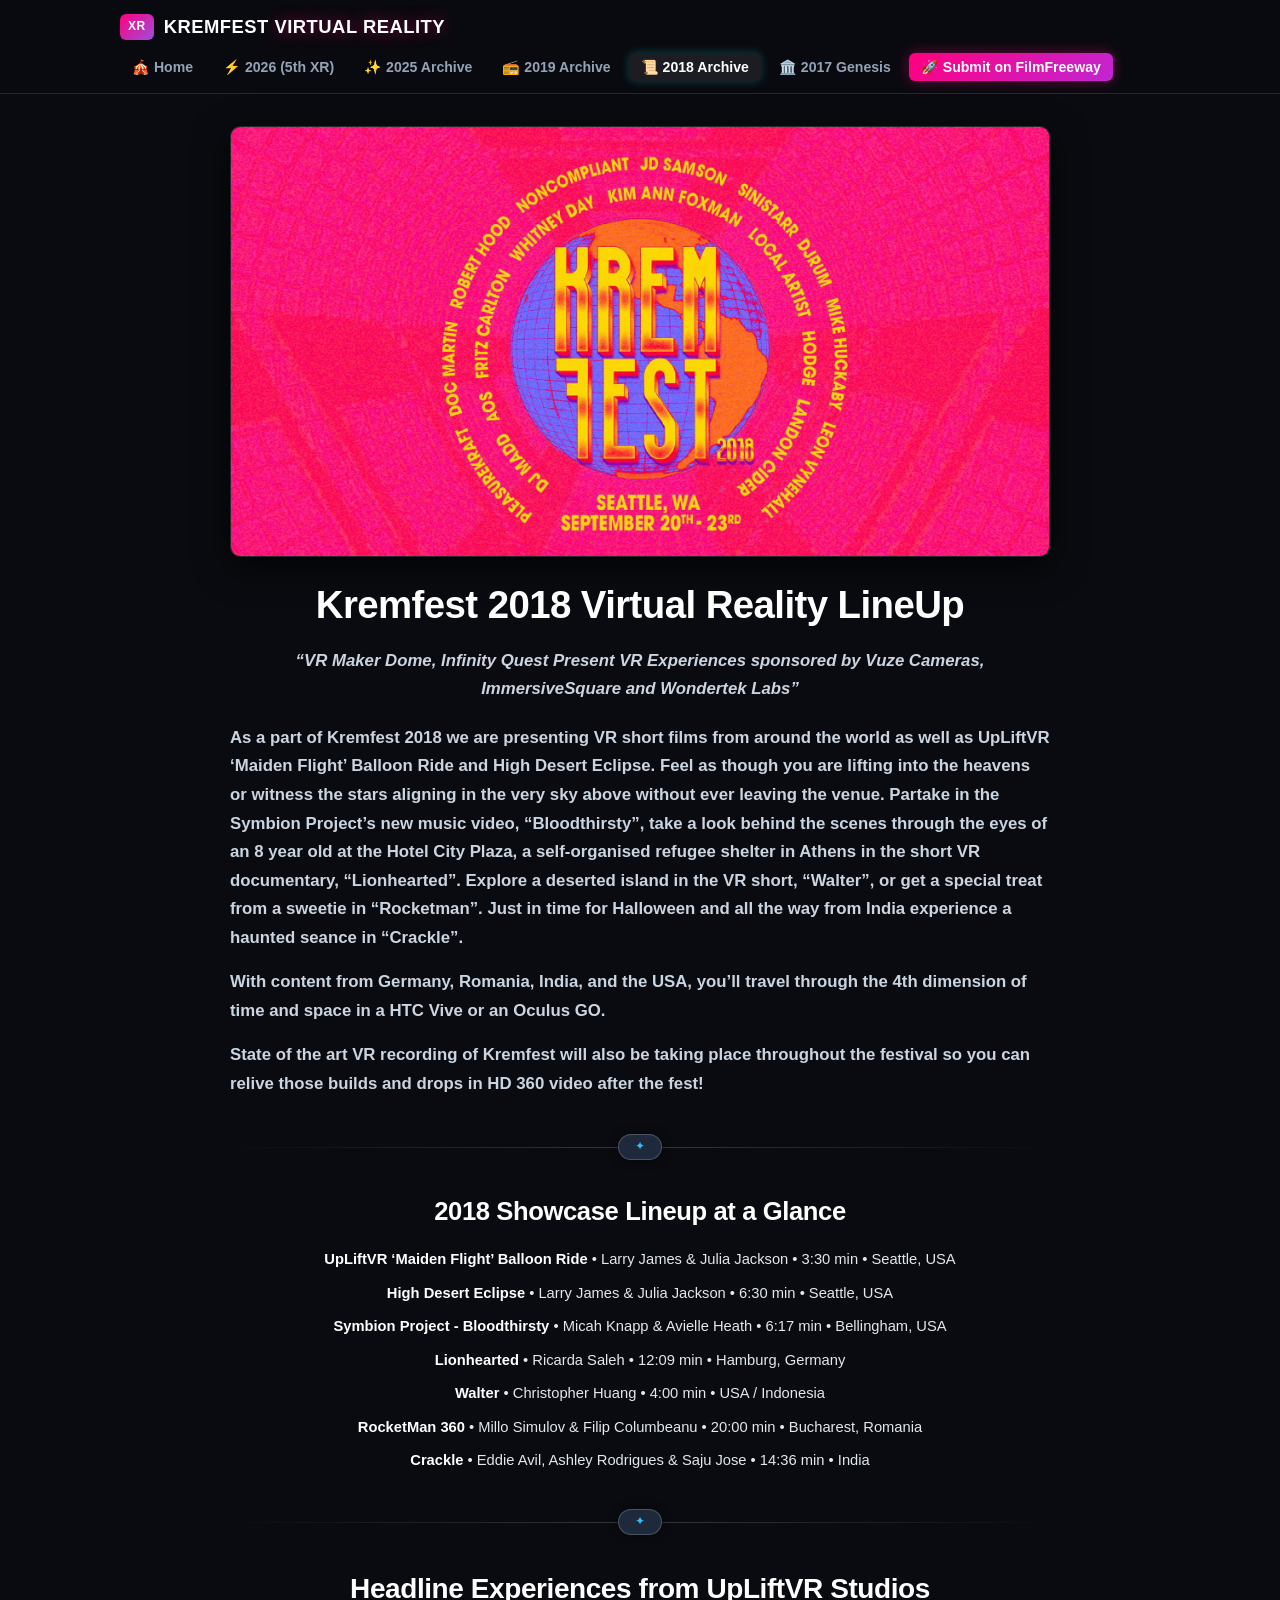
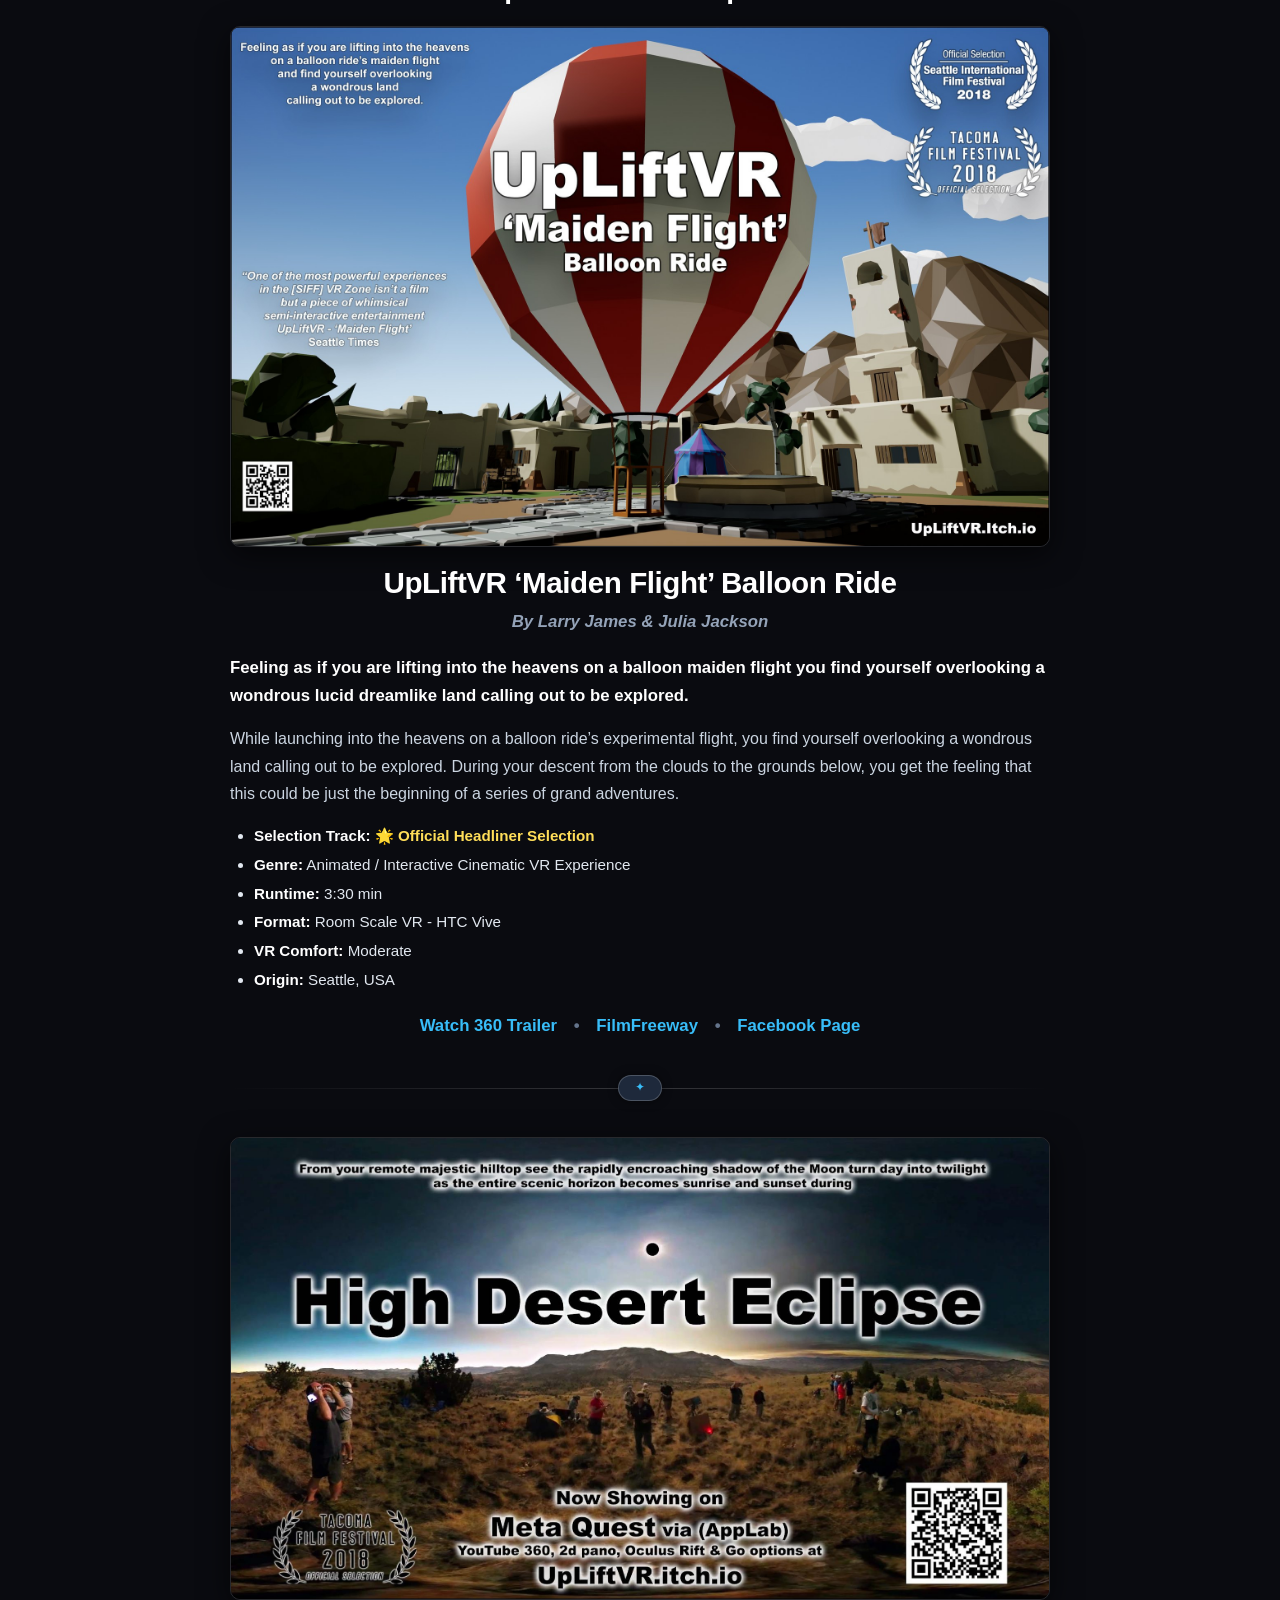
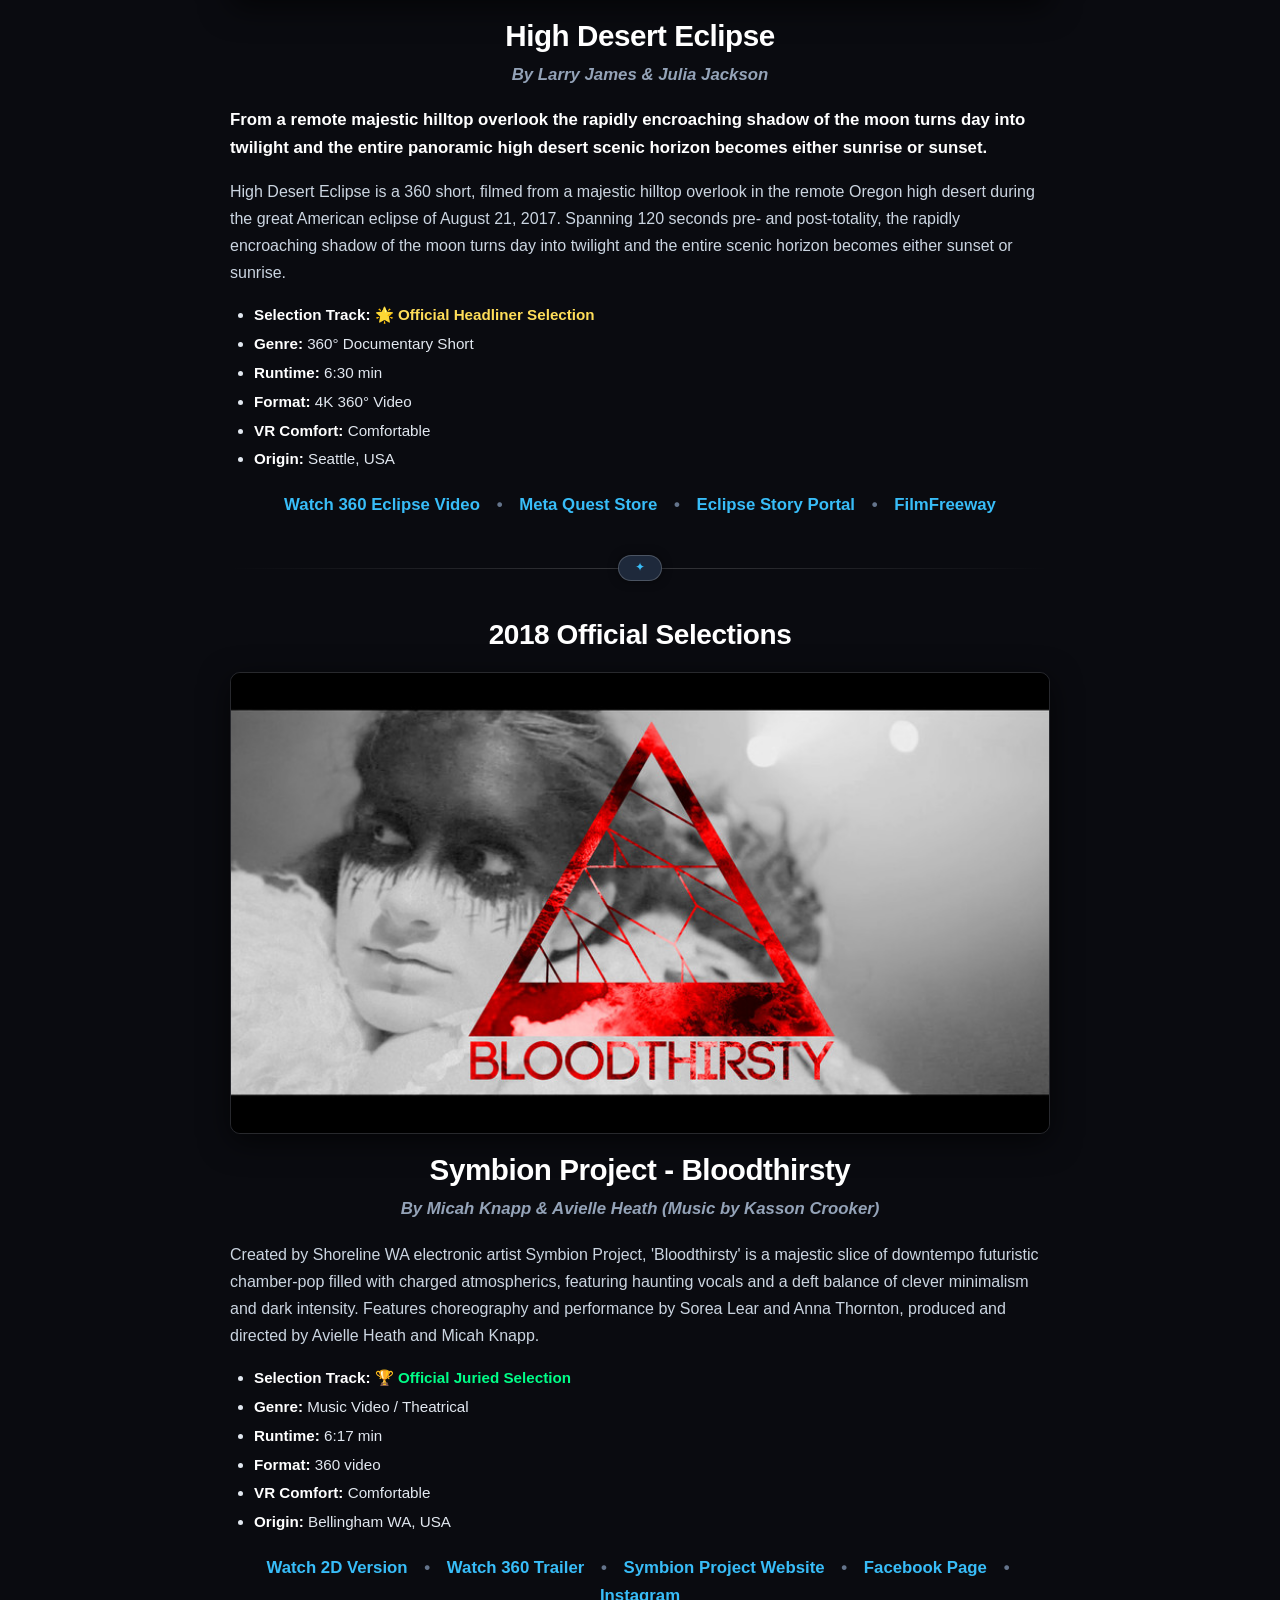
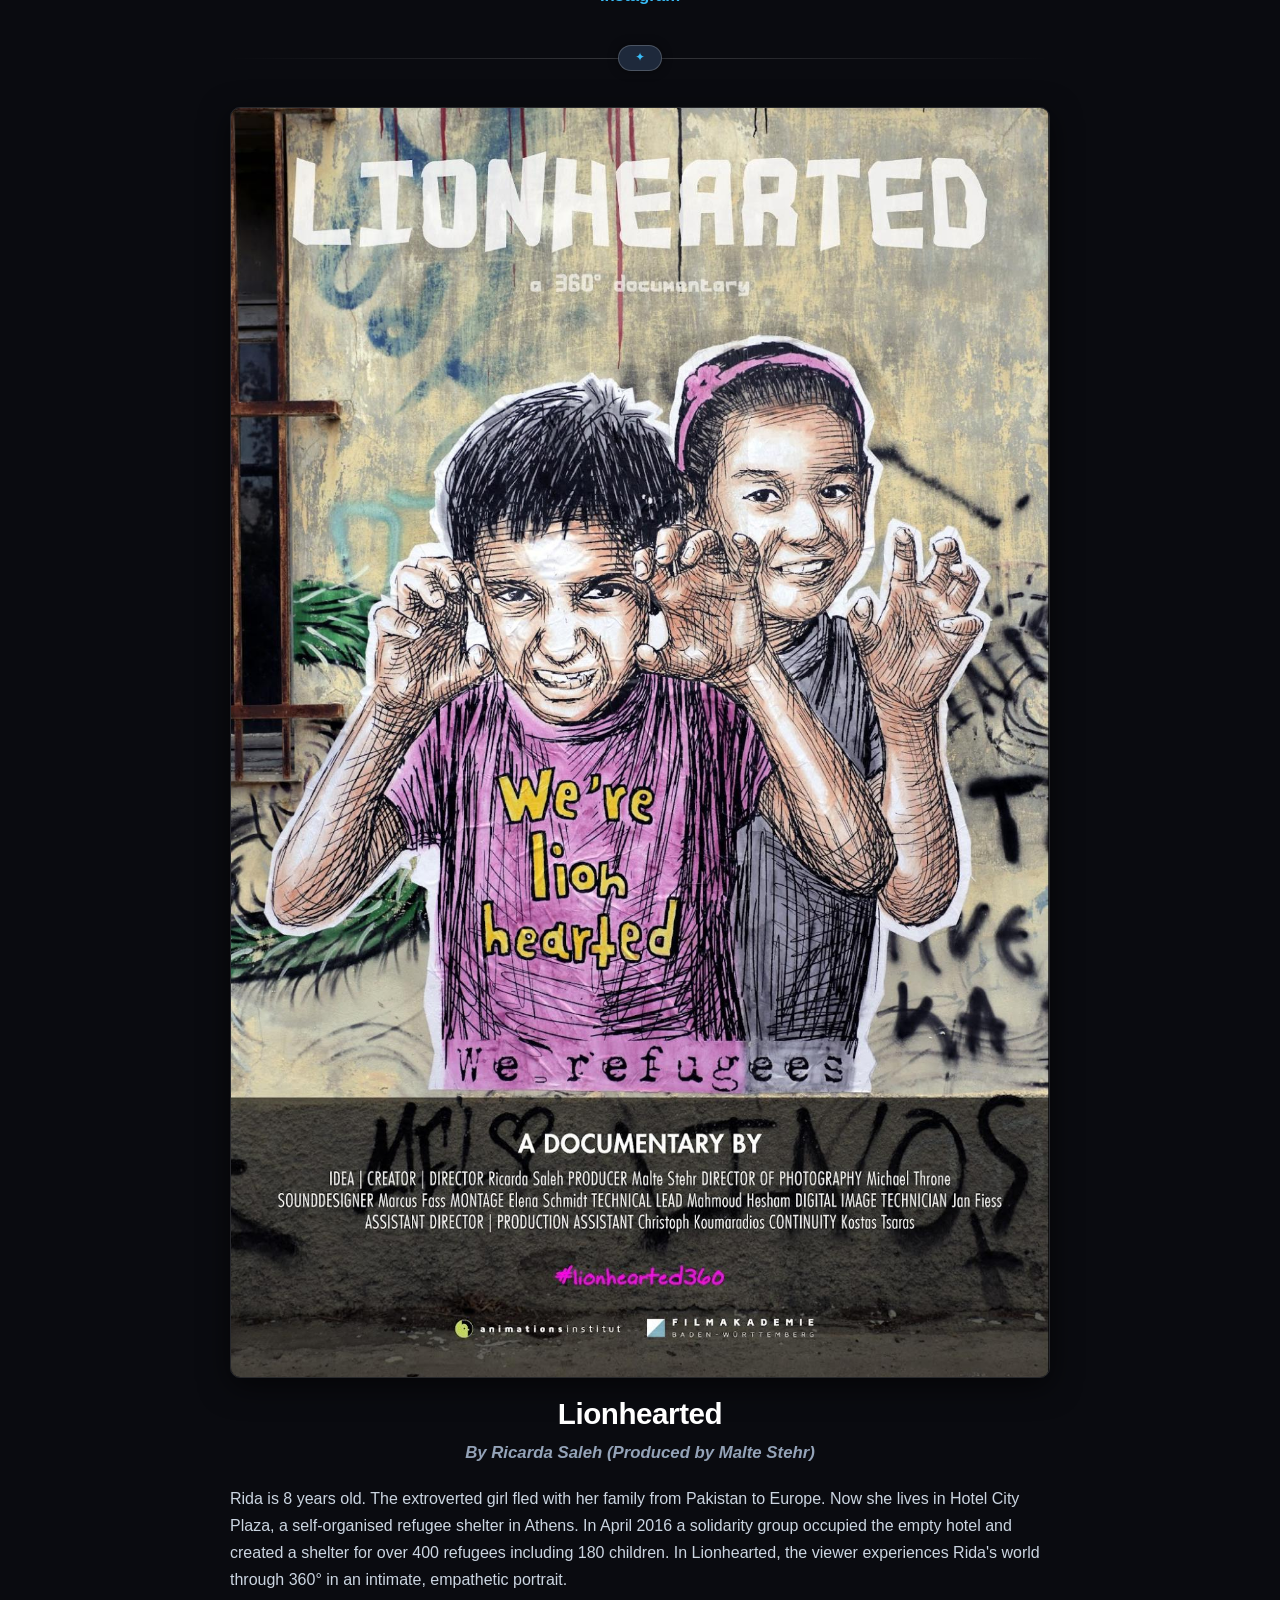
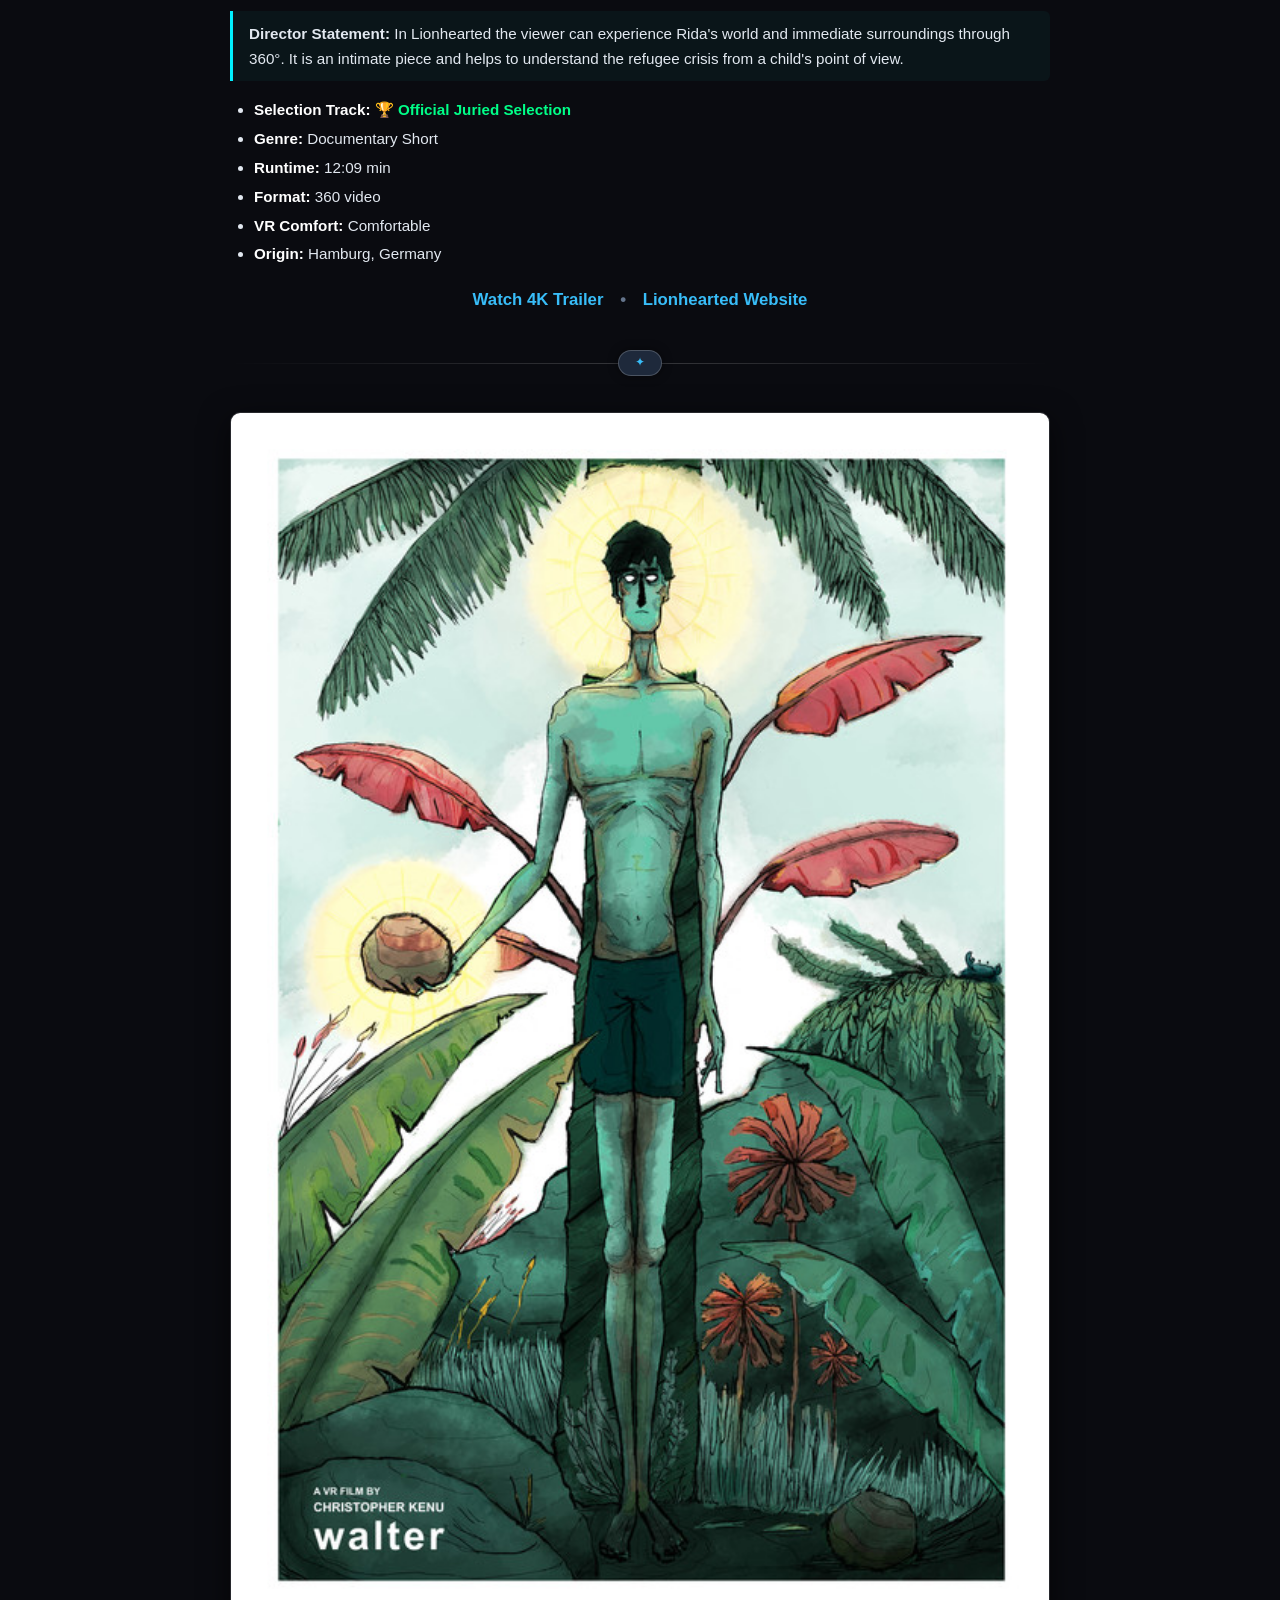
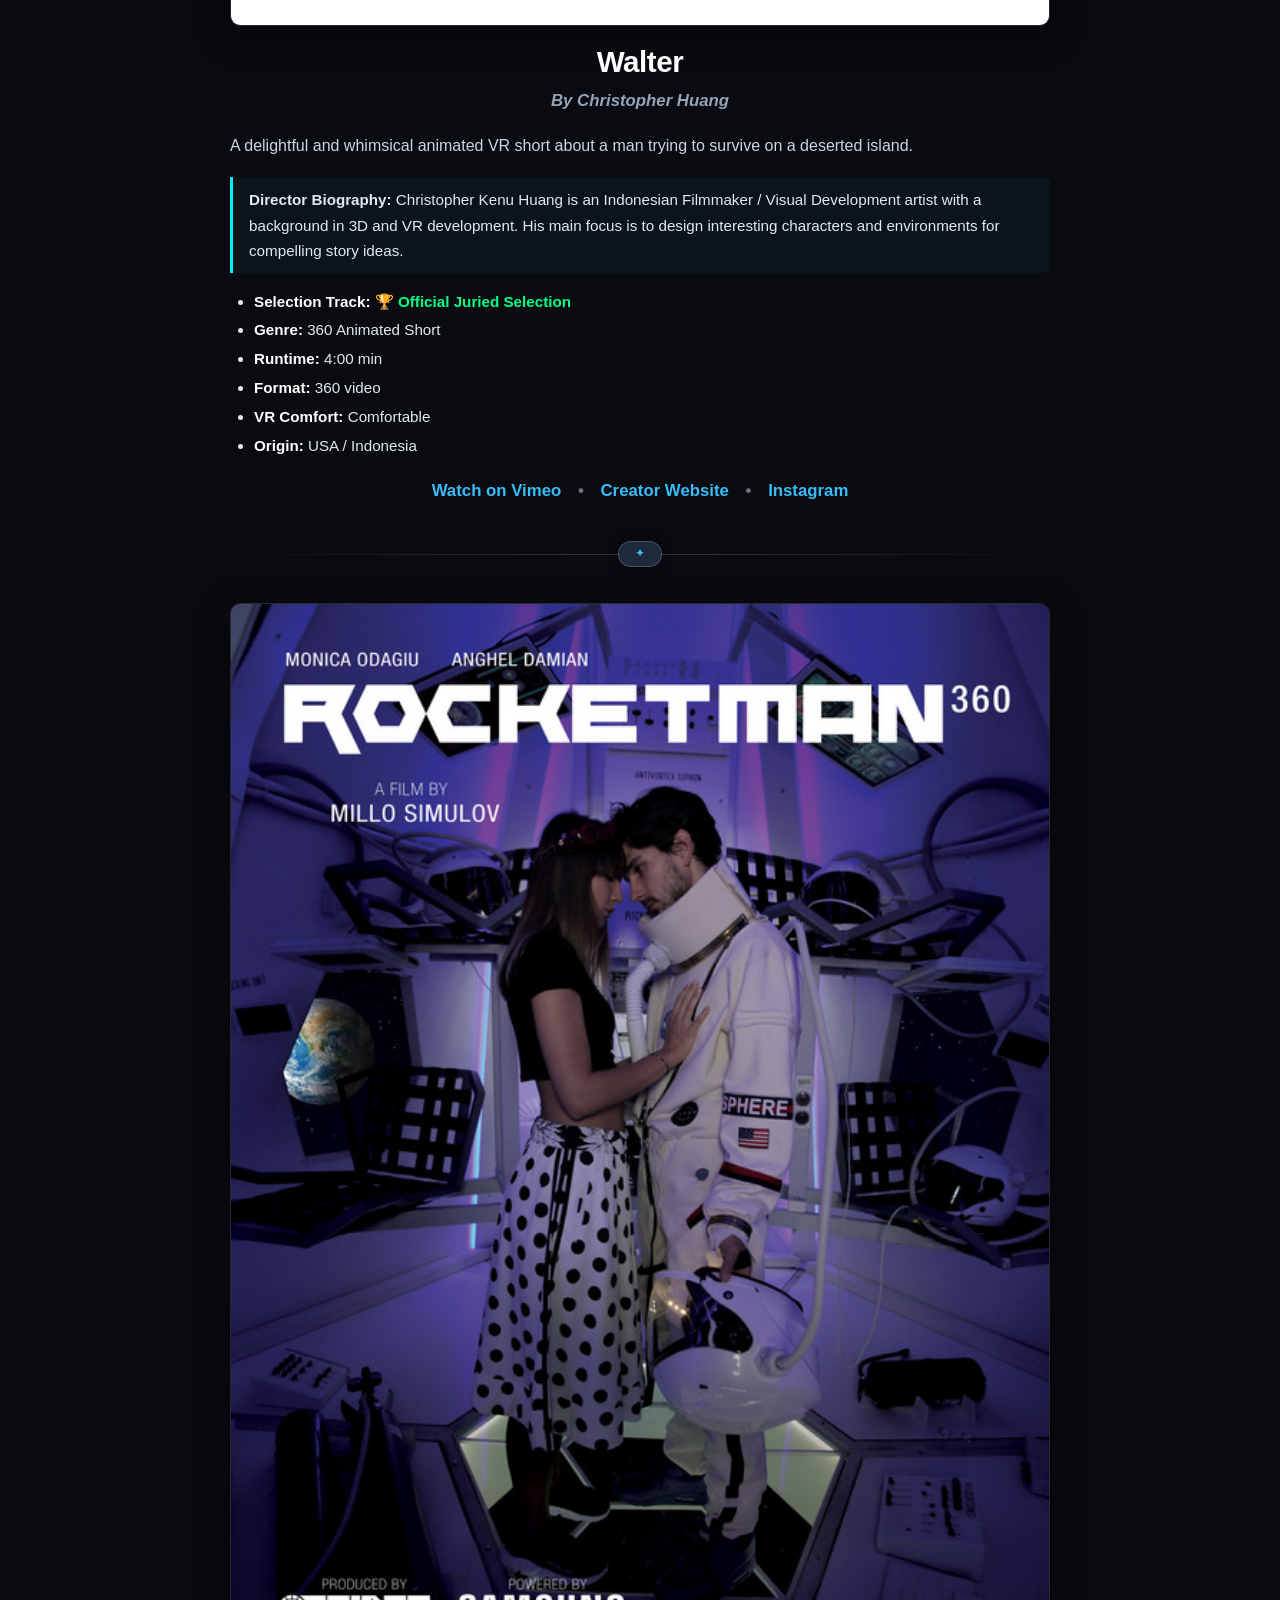
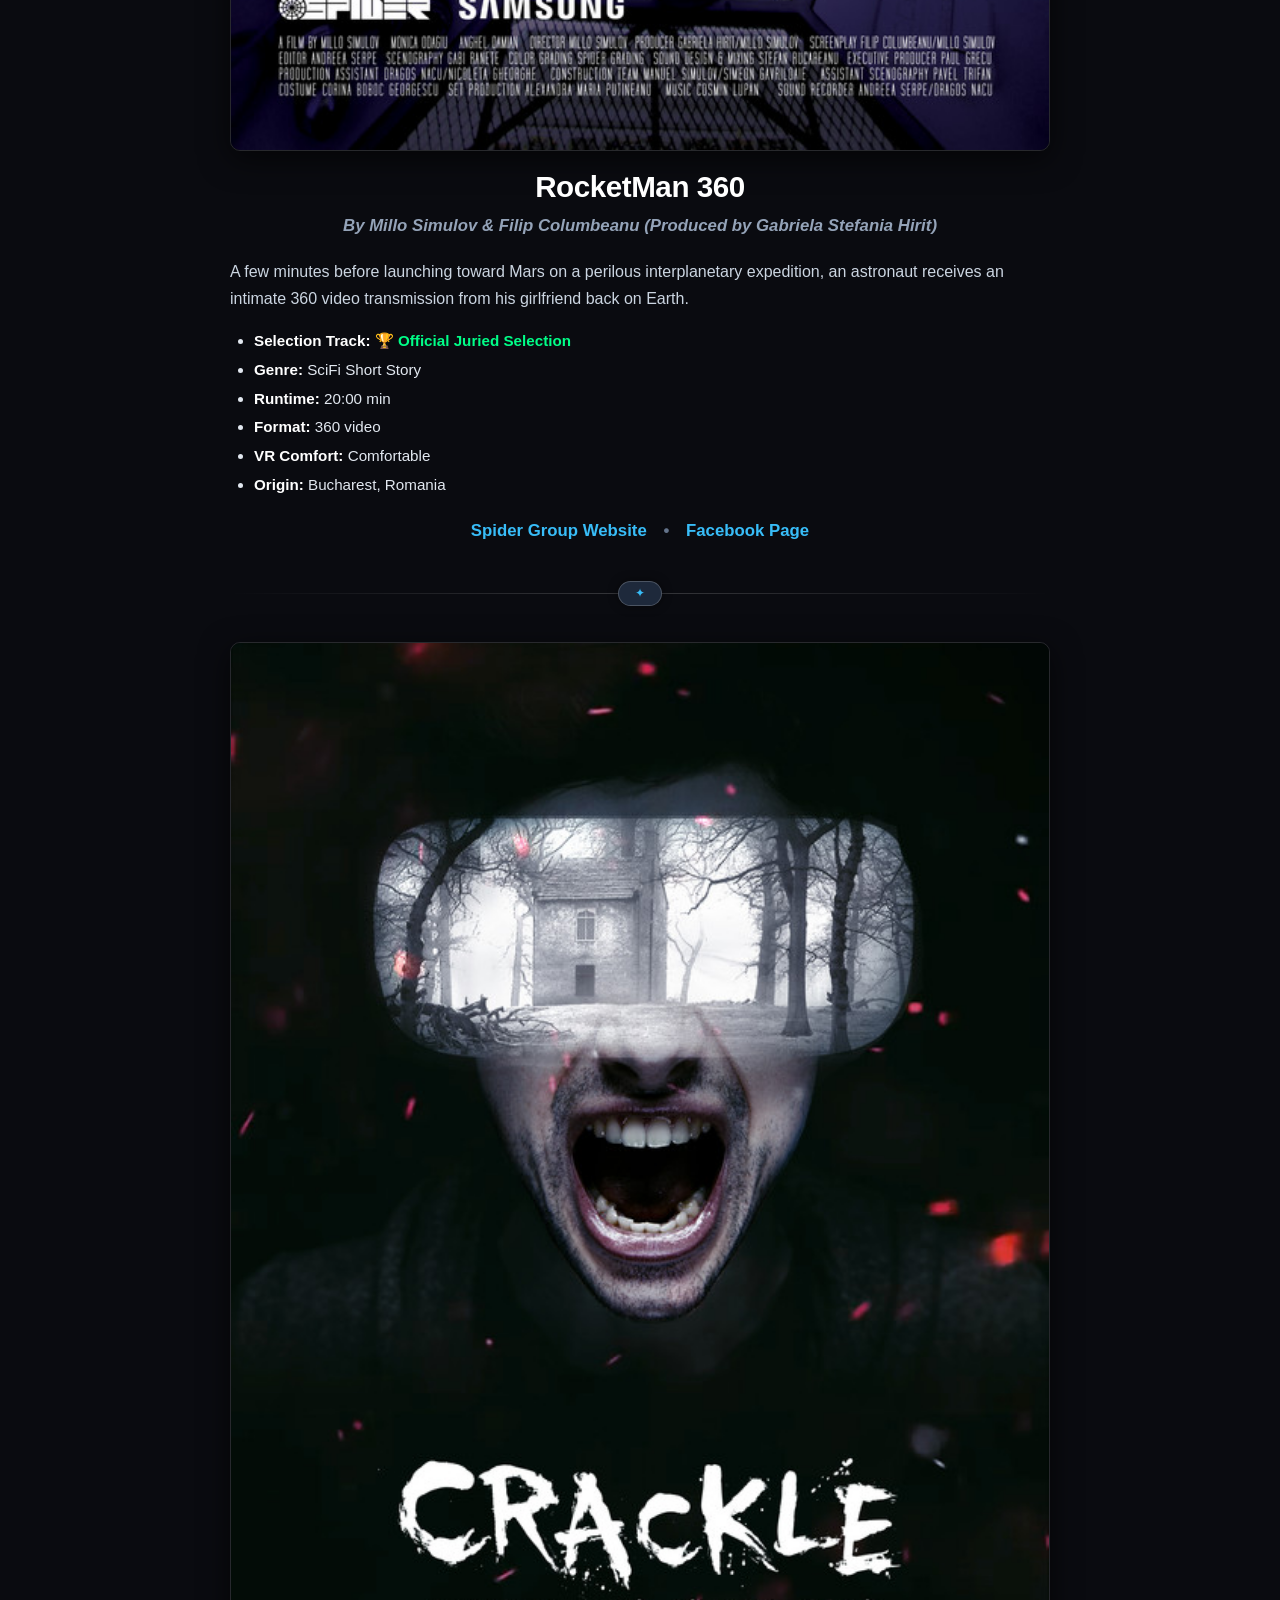
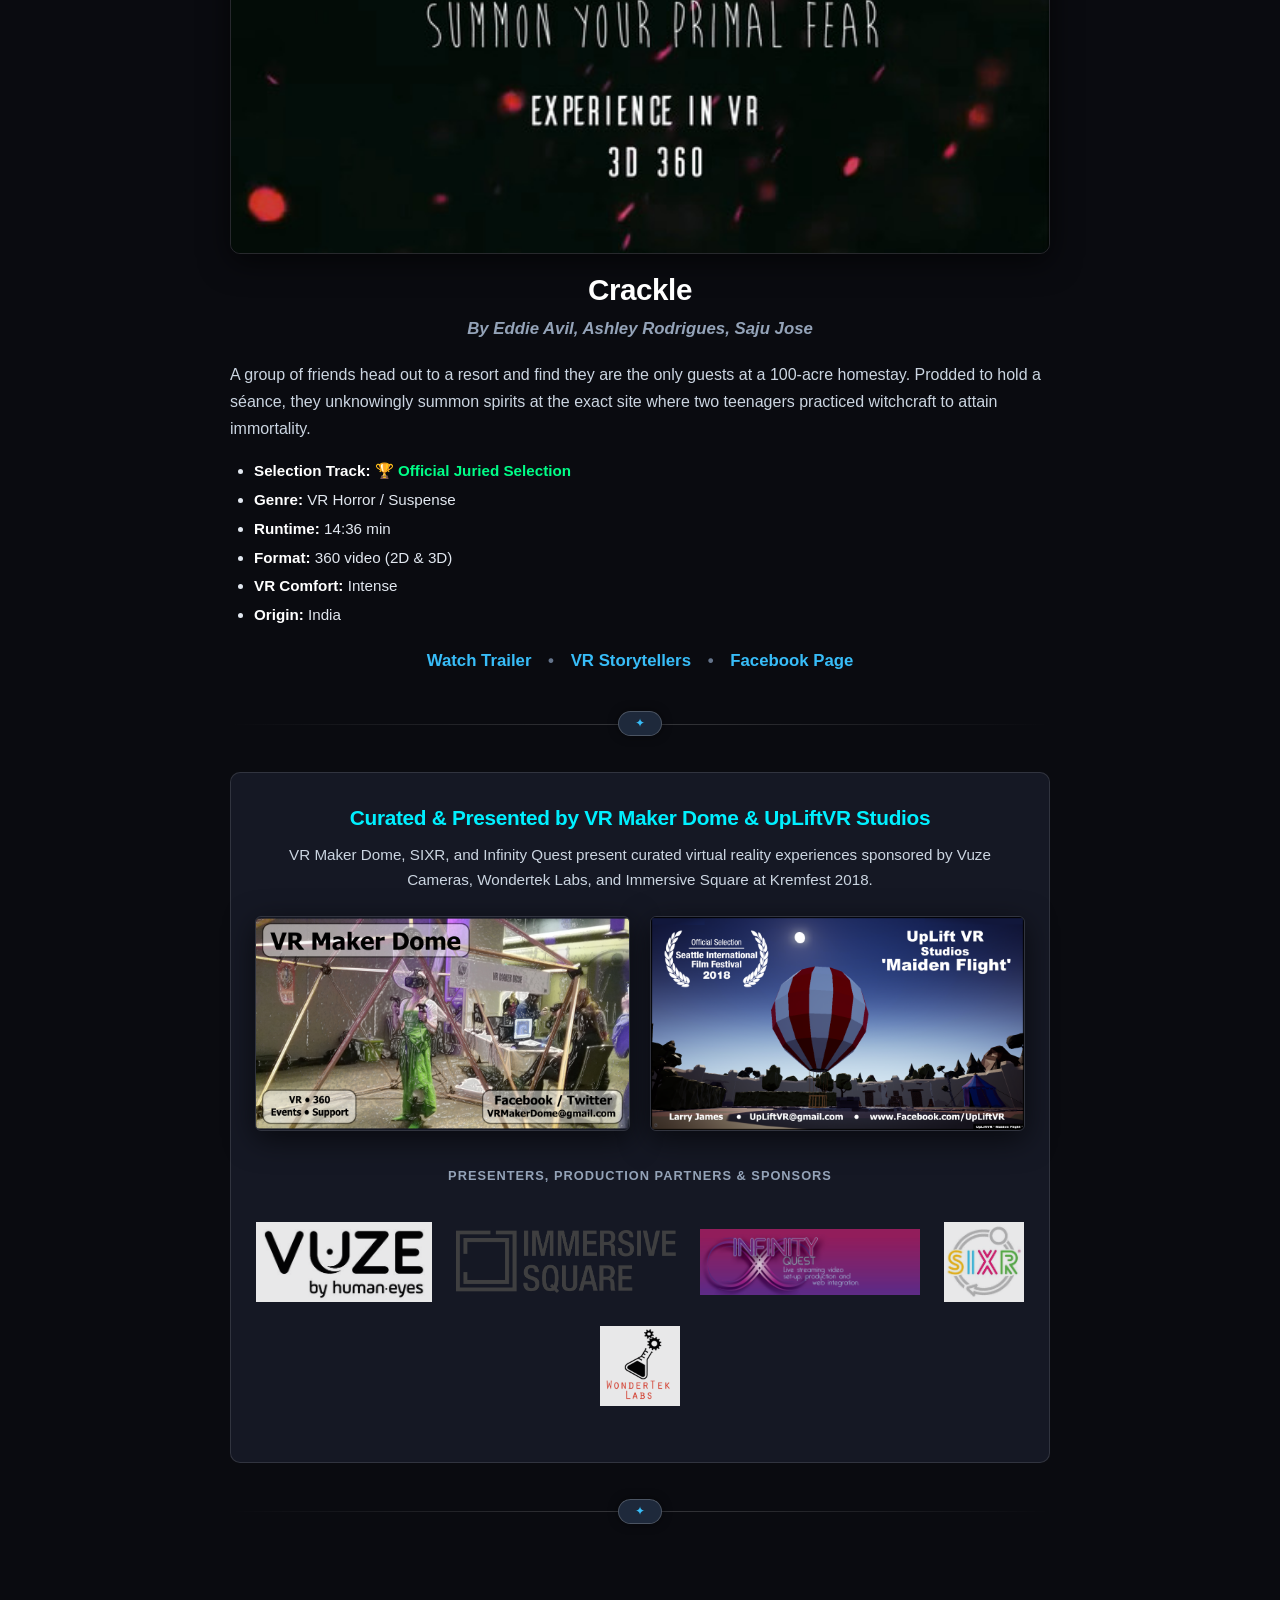
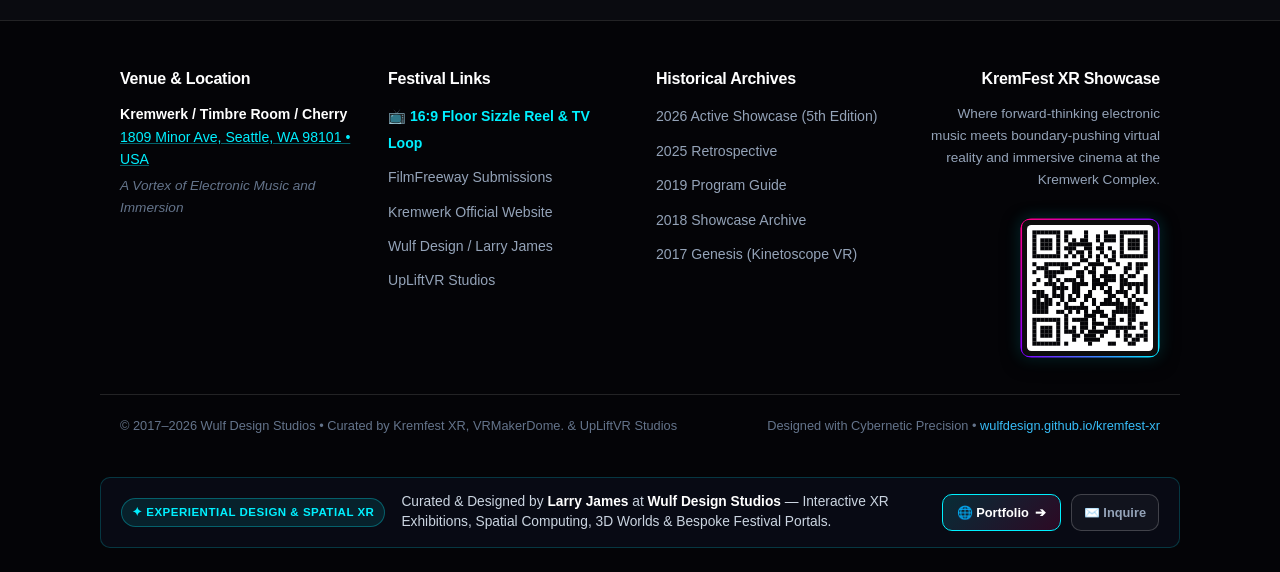
<file: 2018/index.html>
<!DOCTYPE html>
<html lang="en">
<head>
  <meta charset="UTF-8">
  <meta name="viewport" content="width=device-width, initial-scale=1.0">
  <title>Kremfest 2018 — Virtual Reality LineUp</title>
  <link rel="stylesheet" href="../assets/css/style.css?v=0.2.4">
</head>
<body>
  
  
  <nav class="navbar">
    <div class="nav-container">
      <a href="../index.html" class="brand-link">
        <span class="brand-badge">XR</span>
        <span>KREMFEST <span class="glow-pink">VIRTUAL REALITY</span></span>
      </a>
      <ul class="nav-menu">
        <li class="nav-item"><a href="../index.html">🎪 Home</a></li><li class="nav-item"><a href="../2026/index.html">⚡ 2026 (5th XR)</a></li><li class="nav-item"><a href="../2025/index.html">✨ 2025 Archive</a></li><li class="nav-item"><a href="../2019/index.html">📻 2019 Archive</a></li><li class="nav-item"><a href="../2018/index.html" class="active">📜 2018 Archive</a></li><li class="nav-item"><a href="../2017/index.html">🏛️ 2017 Genesis</a></li><li class="nav-item"><a href="https://filmfreeway.com/KremFest" target="_blank" class="nav-cta">🚀 Submit on FilmFreeway</a></li>
      </ul>
    </div>
  </nav>

  <main class="container">
    <div class="guide-hero">
      <img class="guide-banner-img" src="../assets/images/2018/kremfest_2018_banner.png" alt="KremFest 2018 Program Cover">
      <h1 class="guide-title">Kremfest 2018 Virtual Reality LineUp</h1>
      <p class="guide-intro-text" style="font-style:italic; text-align:center; margin-bottom:20px;">
        “VR Maker Dome, Infinity Quest Present VR Experiences sponsored by Vuze Cameras, ImmersiveSquare and Wondertek Labs”
      </p>
      <p class="guide-intro-text">
        As a part of Kremfest 2018 we are presenting VR short films from around the world as well as <strong>UpLiftVR ‘Maiden Flight’ Balloon Ride</strong> and <strong>High Desert Eclipse</strong>. Feel as though you are lifting into the heavens or witness the stars aligning in the very sky above without ever leaving the venue. Partake in the Symbion Project’s new music video, <strong>“Bloodthirsty”</strong>, take a look behind the scenes through the eyes of an 8 year old at the Hotel City Plaza, a self-organised refugee shelter in Athens in the short VR documentary, <strong>“Lionhearted”</strong>. Explore a deserted island in the VR short, <strong>“Walter”</strong>, or get a special treat from a sweetie in <strong>“Rocketman”</strong>. Just in time for Halloween and all the way from India experience a haunted seance in <strong>“Crackle”</strong>.
      </p>
      <p class="guide-intro-text">
        With content from Germany, Romania, India, and the USA, you’ll travel through the 4th dimension of time and space in a HTC Vive or an Oculus GO.
      </p>
      <p class="guide-intro-text">
        State of the art VR recording of Kremfest will also be taking place throughout the festival so you can relive those builds and drops in HD 360 video after the fest!
      </p>
    </div>

    <div class="diamond-divider"><span class="diamond-pill">✦</span></div>
    
    <div class="glance-section" style="text-align:center; margin:36px auto; max-width:1050px;">
      <h3 class="glance-title" style="text-align:center; margin-bottom:20px;">2018 Showcase Lineup at a Glance</h3>
      <ul class="glance-bullets" style="display:flex; flex-direction:column; align-items:center; text-align:center; list-style:none; padding:0; margin:0 auto; gap:10px;">
        <li style="text-align:center; width:100%;"><strong>UpLiftVR ‘Maiden Flight’ Balloon Ride</strong> • Larry James & Julia Jackson • 3:30 min • Seattle, USA</li><li style="text-align:center; width:100%;"><strong>High Desert Eclipse</strong> • Larry James & Julia Jackson • 6:30 min • Seattle, USA</li><li style="text-align:center; width:100%;"><strong>Symbion Project - Bloodthirsty</strong> • Micah Knapp & Avielle Heath • 6:17 min • Bellingham, USA</li><li style="text-align:center; width:100%;"><strong>Lionhearted</strong> • Ricarda Saleh • 12:09 min • Hamburg, Germany</li><li style="text-align:center; width:100%;"><strong>Walter</strong> • Christopher Huang • 4:00 min • USA / Indonesia</li><li style="text-align:center; width:100%;"><strong>RocketMan 360</strong> • Millo Simulov & Filip Columbeanu • 20:00 min • Bucharest, Romania</li><li style="text-align:center; width:100%;"><strong>Crackle</strong> • Eddie Avil, Ashley Rodrigues & Saju Jose • 14:36 min • India</li>
      </ul>
    </div>
    <div class="diamond-divider"><span class="diamond-pill">✦</span></div>

    <h2 class="group-heading">Headline Experiences from UpLiftVR Studios</h2>
    
    <article class="project-entry" id="2018-hl-maiden-flight">
      <img class="project-image" src="../assets/images/headliners/maiden_flight_banner.jpg" alt="UpLiftVR ‘Maiden Flight’ Balloon Ride" loading="lazy">
      <h3 class="project-title">UpLiftVR ‘Maiden Flight’ Balloon Ride</h3>
      <div class="project-byline">By Larry James & Julia Jackson</div>
      
      <p class="project-logline">Feeling as if you are lifting into the heavens on a balloon maiden flight you find yourself overlooking a wondrous lucid dreamlike land calling out to be explored.</p>
      
      <p class="project-synopsis">While launching into the heavens on a balloon ride’s experimental flight, you find yourself overlooking a wondrous land calling out to be explored. During your descent from the clouds to the grounds below, you get the feeling that this could be just the beginning of a series of grand adventures.</p>
      
      <ul class="project-bullets">
        <li><strong>Selection Track:</strong> <span style="color:var(--neon-yellow); font-weight:bold;">🌟 Official Headliner Selection</span></li>
        <li><strong>Genre:</strong> Animated / Interactive Cinematic VR Experience</li>
        <li><strong>Runtime:</strong> 3:30 min</li>
        <li><strong>Format:</strong> Room Scale VR - HTC Vive</li>
        <li><strong>VR Comfort:</strong> Moderate</li>
        <li><strong>Origin:</strong> Seattle, USA</li>
      </ul>
      <div class="project-links-row"><a href="https://youtu.be/FHIc24WiViY" target="_blank">Watch 360 Trailer</a> <span class="link-dot">•</span> <a href="https://filmfreeway.com/projects/1490200" target="_blank">FilmFreeway</a> <span class="link-dot">•</span> <a href="https://www.facebook.com/UpLiftVR" target="_blank">Facebook Page</a></div>
    </article>
    <div class="diamond-divider"><span class="diamond-pill">✦</span></div>
    <article class="project-entry" id="2018-hl-high-desert-eclipse">
      <img class="project-image" src="../assets/images/headliners/high_desert_eclipse_banner.jpg" alt="High Desert Eclipse" loading="lazy">
      <h3 class="project-title">High Desert Eclipse</h3>
      <div class="project-byline">By Larry James & Julia Jackson</div>
      
      <p class="project-logline">From a remote majestic hilltop overlook the rapidly encroaching shadow of the moon turns day into twilight and the entire panoramic high desert scenic horizon becomes either sunrise or sunset.</p>
      
      <p class="project-synopsis">High Desert Eclipse is a 360 short, filmed from a majestic hilltop overlook in the remote Oregon high desert during the great American eclipse of August 21, 2017. Spanning 120 seconds pre- and post-totality, the rapidly encroaching shadow of the moon turns day into twilight and the entire scenic horizon becomes either sunset or sunrise.</p>
      
      <ul class="project-bullets">
        <li><strong>Selection Track:</strong> <span style="color:var(--neon-yellow); font-weight:bold;">🌟 Official Headliner Selection</span></li>
        <li><strong>Genre:</strong> 360° Documentary Short</li>
        <li><strong>Runtime:</strong> 6:30 min</li>
        <li><strong>Format:</strong> 4K 360° Video</li>
        <li><strong>VR Comfort:</strong> Comfortable</li>
        <li><strong>Origin:</strong> Seattle, USA</li>
      </ul>
      <div class="project-links-row"><a href="https://youtu.be/fzcFw_33iC8" target="_blank">Watch 360 Eclipse Video</a> <span class="link-dot">•</span> <a href="https://www.meta.com/experiences/high-desert-eclipse/5486799141392429/" target="_blank">Meta Quest Store</a> <span class="link-dot">•</span> <a href="https://wulfdesign.github.io/high-desert-eclipse/" target="_blank">Eclipse Story Portal</a> <span class="link-dot">•</span> <a href="https://filmfreeway.com/HighDesertEclipse" target="_blank">FilmFreeway</a></div>
    </article>
    <div class="diamond-divider"><span class="diamond-pill">✦</span></div>

    <h2 class="group-heading">2018 Official Selections</h2>
    
    <article class="project-entry" id="2018-sel-bloodthirsty">
      <img class="project-image" src="../assets/images/2018/bloodthirsty.jpg" alt="Symbion Project - Bloodthirsty" loading="lazy">
      <h3 class="project-title">Symbion Project - Bloodthirsty</h3>
      <div class="project-byline">By Micah Knapp & Avielle Heath (Music by Kasson Crooker)</div>
      
      
      
      <p class="project-synopsis">Created by Shoreline WA electronic artist Symbion Project, 'Bloodthirsty' is a majestic slice of downtempo futuristic chamber-pop filled with charged atmospherics, featuring haunting vocals and a deft balance of clever minimalism and dark intensity. Features choreography and performance by Sorea Lear and Anna Thornton, produced and directed by Avielle Heath and Micah Knapp.</p>
      
      <ul class="project-bullets">
        <li><strong>Selection Track:</strong> <span style="color:var(--neon-green); font-weight:bold;">🏆 Official Juried Selection</span></li>
        <li><strong>Genre:</strong> Music Video / Theatrical</li>
        <li><strong>Runtime:</strong> 6:17 min</li>
        <li><strong>Format:</strong> 360 video</li>
        <li><strong>VR Comfort:</strong> Comfortable</li>
        <li><strong>Origin:</strong> Bellingham WA, USA</li>
      </ul>
      <div class="project-links-row"><a href="https://youtu.be/mYq298oBXNs" target="_blank">Watch 2D Version</a> <span class="link-dot">•</span> <a href="https://www.facebook.com/symbionproject/videos/304252640389256/" target="_blank">Watch 360 Trailer</a> <span class="link-dot">•</span> <a href="http://www.symbionproject.com" target="_blank">Symbion Project Website</a> <span class="link-dot">•</span> <a href="https://www.facebook.com/symbionproject" target="_blank">Facebook Page</a> <span class="link-dot">•</span> <a href="https://www.instagram.com/symbionproject/" target="_blank">Instagram</a></div>
    </article>
    <div class="diamond-divider"><span class="diamond-pill">✦</span></div>
    <article class="project-entry" id="2018-sel-lionhearted">
      <img class="project-image" src="../assets/images/2018/lionhearted.jpg" alt="Lionhearted" loading="lazy">
      <h3 class="project-title">Lionhearted</h3>
      <div class="project-byline">By Ricarda Saleh (Produced by Malte Stehr)</div>
      
      
      
      <p class="project-synopsis">Rida is 8 years old. The extroverted girl fled with her family from Pakistan to Europe. Now she lives in Hotel City Plaza, a self-organised refugee shelter in Athens. In April 2016 a solidarity group occupied the empty hotel and created a shelter for over 400 refugees including 180 children. In Lionhearted, the viewer experiences Rida's world through 360° in an intimate, empathetic portrait.</p>
      <div class="project-statement"><strong>Director Statement:</strong> In Lionhearted the viewer can experience Rida's world and immediate surroundings through 360°. It is an intimate piece and helps to understand the refugee crisis from a child's point of view.</div>
      <ul class="project-bullets">
        <li><strong>Selection Track:</strong> <span style="color:var(--neon-green); font-weight:bold;">🏆 Official Juried Selection</span></li>
        <li><strong>Genre:</strong> Documentary Short</li>
        <li><strong>Runtime:</strong> 12:09 min</li>
        <li><strong>Format:</strong> 360 video</li>
        <li><strong>VR Comfort:</strong> Comfortable</li>
        <li><strong>Origin:</strong> Hamburg, Germany</li>
      </ul>
      <div class="project-links-row"><a href="https://www.youtube.com/watch?v=epf--b4RE_A" target="_blank">Watch 4K Trailer</a> <span class="link-dot">•</span> <a href="https://lionhearted360.weebly.com/" target="_blank">Lionhearted Website</a></div>
    </article>
    <div class="diamond-divider"><span class="diamond-pill">✦</span></div>
    <article class="project-entry" id="2018-sel-walter">
      <img class="project-image" src="../assets/images/2018/walter.jpg" alt="Walter" loading="lazy">
      <h3 class="project-title">Walter</h3>
      <div class="project-byline">By Christopher Huang</div>
      
      
      
      <p class="project-synopsis">A delightful and whimsical animated VR short about a man trying to survive on a deserted island.</p>
      <div class="project-statement"><strong>Director Biography:</strong> Christopher Kenu Huang is an Indonesian Filmmaker / Visual Development artist with a background in 3D and VR development. His main focus is to design interesting characters and environments for compelling story ideas.</div>
      <ul class="project-bullets">
        <li><strong>Selection Track:</strong> <span style="color:var(--neon-green); font-weight:bold;">🏆 Official Juried Selection</span></li>
        <li><strong>Genre:</strong> 360 Animated Short</li>
        <li><strong>Runtime:</strong> 4:00 min</li>
        <li><strong>Format:</strong> 360 video</li>
        <li><strong>VR Comfort:</strong> Comfortable</li>
        <li><strong>Origin:</strong> USA / Indonesia</li>
      </ul>
      <div class="project-links-row"><a href="https://vimeo.com/268646919" target="_blank">Watch on Vimeo</a> <span class="link-dot">•</span> <a href="http://chrisskenu.com" target="_blank">Creator Website</a> <span class="link-dot">•</span> <a href="https://www.instagram.com/chrisskenu/" target="_blank">Instagram</a></div>
    </article>
    <div class="diamond-divider"><span class="diamond-pill">✦</span></div>
    <article class="project-entry" id="2018-sel-rocketman">
      <img class="project-image" src="../assets/images/2018/rocketman_360.jpg" alt="RocketMan 360" loading="lazy">
      <h3 class="project-title">RocketMan 360</h3>
      <div class="project-byline">By Millo Simulov & Filip Columbeanu (Produced by Gabriela Stefania Hirit)</div>
      
      
      
      <p class="project-synopsis">A few minutes before launching toward Mars on a perilous interplanetary expedition, an astronaut receives an intimate 360 video transmission from his girlfriend back on Earth.</p>
      
      <ul class="project-bullets">
        <li><strong>Selection Track:</strong> <span style="color:var(--neon-green); font-weight:bold;">🏆 Official Juried Selection</span></li>
        <li><strong>Genre:</strong> SciFi Short Story</li>
        <li><strong>Runtime:</strong> 20:00 min</li>
        <li><strong>Format:</strong> 360 video</li>
        <li><strong>VR Comfort:</strong> Comfortable</li>
        <li><strong>Origin:</strong> Bucharest, Romania</li>
      </ul>
      <div class="project-links-row"><a href="http://www.spidergroup.ro/group/" target="_blank">Spider Group Website</a> <span class="link-dot">•</span> <a href="https://facebook.com/SPIDERgroup.ro" target="_blank">Facebook Page</a></div>
    </article>
    <div class="diamond-divider"><span class="diamond-pill">✦</span></div>
    <article class="project-entry" id="2018-sel-crackle">
      <img class="project-image" src="../assets/images/2018/crackle.jpg" alt="Crackle" loading="lazy">
      <h3 class="project-title">Crackle</h3>
      <div class="project-byline">By Eddie Avil, Ashley Rodrigues, Saju Jose</div>
      
      
      
      <p class="project-synopsis">A group of friends head out to a resort and find they are the only guests at a 100-acre homestay. Prodded to hold a séance, they unknowingly summon spirits at the exact site where two teenagers practiced witchcraft to attain immortality.</p>
      
      <ul class="project-bullets">
        <li><strong>Selection Track:</strong> <span style="color:var(--neon-green); font-weight:bold;">🏆 Official Juried Selection</span></li>
        <li><strong>Genre:</strong> VR Horror / Suspense</li>
        <li><strong>Runtime:</strong> 14:36 min</li>
        <li><strong>Format:</strong> 360 video (2D & 3D)</li>
        <li><strong>VR Comfort:</strong> Intense</li>
        <li><strong>Origin:</strong> India</li>
      </ul>
      <div class="project-links-row"><a href="https://www.youtube.com/watch?v=8wd_FBkEEt4" target="_blank">Watch Trailer</a> <span class="link-dot">•</span> <a href="http://www.vrstorytellers.in/" target="_blank">VR Storytellers</a> <span class="link-dot">•</span> <a href="https://www.facebook.com/VRhorrorfilm" target="_blank">Facebook Page</a></div>
    </article>
    <div class="diamond-divider"><span class="diamond-pill">✦</span></div>

    <div style="background:var(--bg-card); border:1px solid var(--border-subtle); border-radius:var(--radius-md); padding:32px 24px; margin:36px 0 24px; text-align:center;">
      <h3 style="color:var(--neon-cyan); margin-bottom:12px; font-size:1.3rem;">Curated & Presented by VR Maker Dome & UpLiftVR Studios</h3>
      <p style="color:var(--text-body); font-size:0.95rem; line-height:1.6; max-width:760px; margin:0 auto 24px;">
        VR Maker Dome, SIXR, and Infinity Quest present curated virtual reality experiences sponsored by Vuze Cameras, Wondertek Labs, and Immersive Square at Kremfest 2018.
      </p>
      <div style="display:grid; grid-template-columns:repeat(auto-fit, minmax(280px, 1fr)); gap:20px; max-width:880px; margin:0 auto 28px;">
        <div>
          <img src="../assets/images/2018/vr_maker_dome_booth.png" alt="VR Maker Dome Geodesic Dome at Kremfest 2018" style="width:100%; border-radius:var(--radius-sm); border:1px solid var(--border-subtle); box-shadow:0 8px 30px rgba(0,0,0,0.6);" loading="lazy">
        </div>
        <div>
          <img src="../assets/images/2018/upliftvr_studios_card.png" alt="UpLiftVR Studios Maiden Flight SIFF 2018 Selection" style="width:100%; border-radius:var(--radius-sm); border:1px solid var(--border-subtle); box-shadow:0 8px 30px rgba(0,0,0,0.6);" loading="lazy">
        </div>
      </div>
      <h4 style="color:var(--text-muted); text-transform:uppercase; letter-spacing:1px; font-size:0.8rem; margin-bottom:14px;">Presenters, Production Partners & Sponsors</h4>
      
    <div class="sponsors-row">
      <img src="../assets/images/sponsors/vuze_logo.png" alt="Sponsor & Partner Logo" loading="lazy"><img src="../assets/images/sponsors/immersive_square_logo.png" alt="Sponsor & Partner Logo" loading="lazy"><img src="../assets/images/sponsors/infinity_quest_banner.jpg" alt="Sponsor & Partner Logo" loading="lazy"><img src="../assets/images/sponsors/sixr_logo.jpg" alt="Sponsor & Partner Logo" loading="lazy"><img src="../assets/images/sponsors/wondertek_labs_logo.png" alt="Sponsor & Partner Logo" loading="lazy">
    </div>
    </div>

    <div class="diamond-divider"><span class="diamond-pill">✦</span></div>
    
  </main>

  
  <footer>
    <div class="footer-grid">
      <div class="footer-col">
        <h4>Venue & Location</h4>
        <p style="color:var(--text-muted); font-size:0.85rem; line-height:1.6;">
          <a href="https://maps.google.com/?q=Kremwerk,+1809+Minor+Ave,+Seattle,+WA+98101" target="_blank" rel="noopener noreferrer" style="color:inherit; text-decoration:none; display:inline-block;" title="Open Kremwerk Complex in Google Maps">
            <strong style="color:#fff;">Kremwerk / Timbre Room / Cherry</strong><br>
            <span style="color:var(--neon-cyan); text-decoration:underline; text-decoration-color:rgba(0,240,255,0.4);">1809 Minor Ave, Seattle, WA 98101 • USA</span>
          </a><br>
          <em style="color:var(--text-dim); display:inline-block; margin-top:4px;">A Vortex of Electronic Music and Immersion</em>
        </p>
      </div>

      <div class="footer-col">
        <h4>Festival Links</h4>
        <ul>
          <li><a href="../sizzle/index.html" style="color:var(--neon-cyan); font-weight:bold;">📺 16:9 Floor Sizzle Reel &amp; TV Loop</a></li>
          <li><a href="https://filmfreeway.com/KremFest" target="_blank">FilmFreeway Submissions</a></li>
          <li><a href="https://www.kremwerk.com" target="_blank">Kremwerk Official Website</a></li>
          <li><a href="https://wulfdesign.github.io?utm_source=kremfest-xr&utm_medium=referral&utm_campaign=footer_studio" target="_blank">Wulf Design / Larry James</a></li>
          <li><a href="https://upliftvr.itch.io" target="_blank">UpLiftVR Studios</a></li>
        </ul>
      </div>

      <div class="footer-col">
        <h4>Historical Archives</h4>
        <ul>
          <li><a href="../2026/index.html">2026 Active Showcase (5th Edition)</a></li>
          <li><a href="../2025/index.html">2025 Retrospective</a></li>
          <li><a href="../2019/index.html">2019 Program Guide</a></li>
          <li><a href="../2018/index.html">2018 Showcase Archive</a></li>
          <li><a href="../2017/index.html">2017 Genesis (Kinetoscope VR)</a></li>
        </ul>
      </div>

      <div class="footer-col footer-col-showcase">
        <h4>KremFest XR Showcase</h4>
        <p style="color:var(--text-muted); font-size:0.85rem; line-height:1.6; margin-bottom:14px;">
          Where forward-thinking electronic music meets boundary-pushing virtual reality and immersive cinema at the Kremwerk Complex.
        </p>
        <div class="footer-qr-wrap">
          <img src="../assets/images/qr/kremfest_xr_mobile_qr_color.svg" alt="Scan to Open KremFest XR on Mobile" class="footer-qr-color-img" width="140" height="140">
        </div>
      </div>
    </div>

    <div class="footer-bottom">
      <div>&copy; 2017–2026 Wulf Design Studios • Curated by Kremfest XR, VRMakerDome. & UpLiftVR Studios</div>
      <div>Designed with Cybernetic Precision • <a href="../index.html">wulfdesign.github.io/kremfest-xr</a></div>
    </div>

    <!-- Wulf Design Studios Creative Direction & Curation Strip (Very Bottom) -->
    <div class="footer-studio-strip">
      <div class="footer-studio-badge">✦ EXPERIENTIAL DESIGN & SPATIAL XR</div>
      <div class="footer-studio-text">
        Curated & Designed by <strong>Larry James</strong> at <strong>Wulf Design Studios</strong> — Interactive XR Exhibitions, Spatial Computing, 3D Worlds & Bespoke Festival Portals.
      </div>
      <div class="footer-studio-actions">
        <a href="https://wulfdesign.github.io" target="_blank" class="btn-studio-mini">
          <span>🌐 Portfolio</span> ➔
        </a>
        <a href="https://wulfdesign.github.io/#contact" target="_blank" class="btn-studio-mini-outline">
          <span>✉️ Inquire</span>
        </a>
      </div>
    </div>
  </footer>
  <script src="../assets/js/main.js"></script>
</body>
</html>
</file>
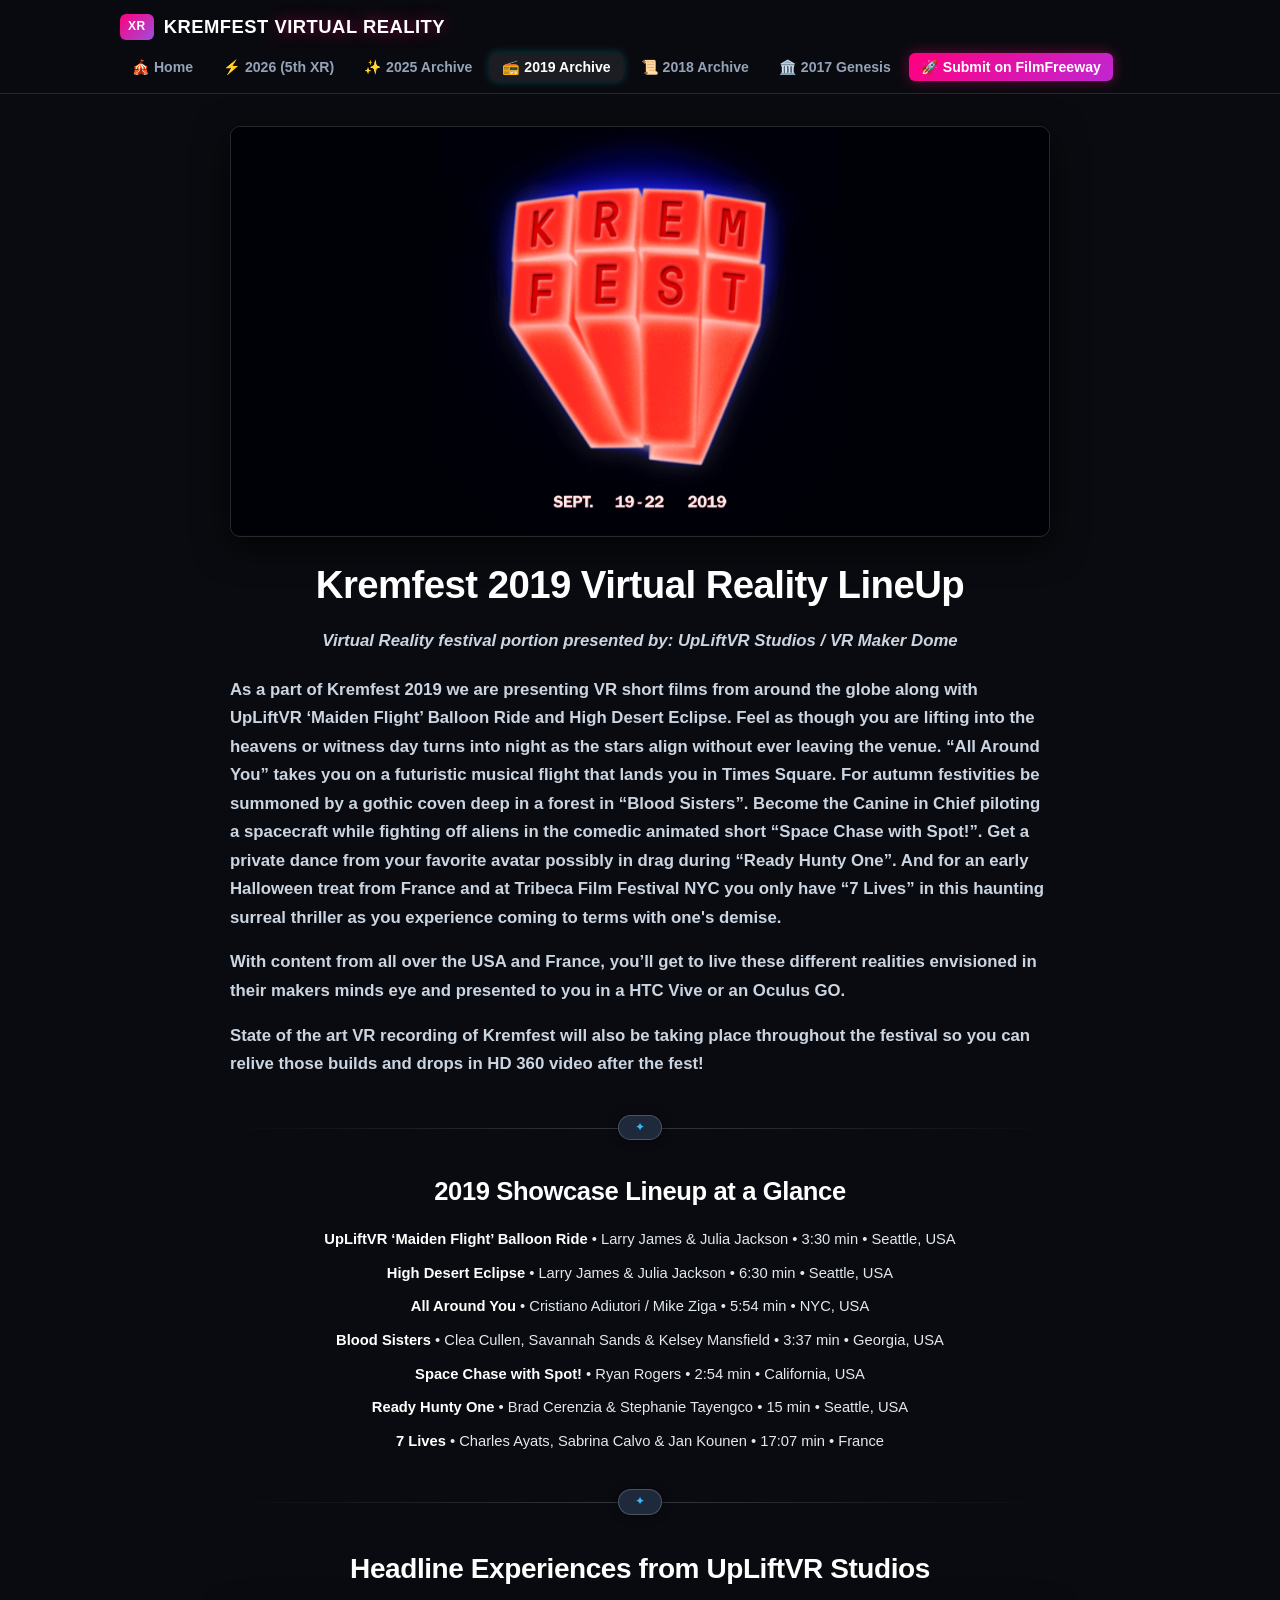
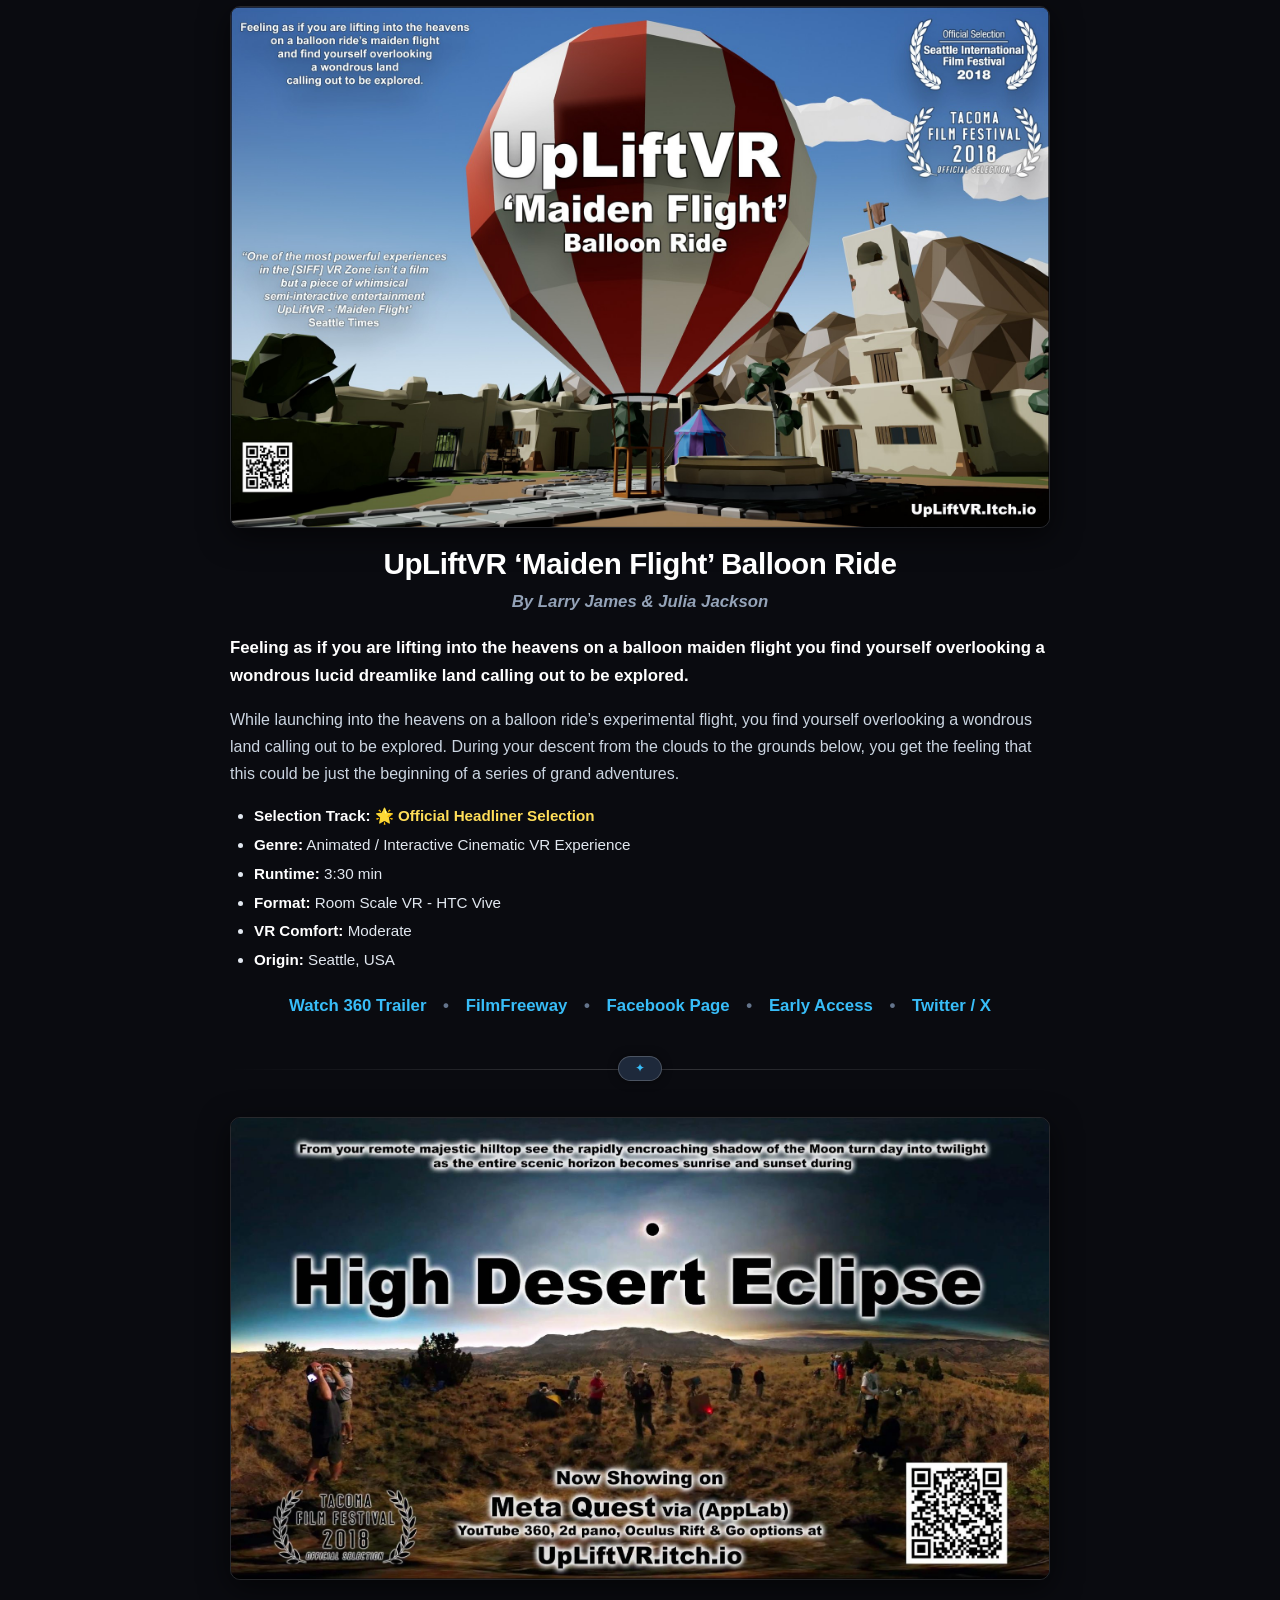
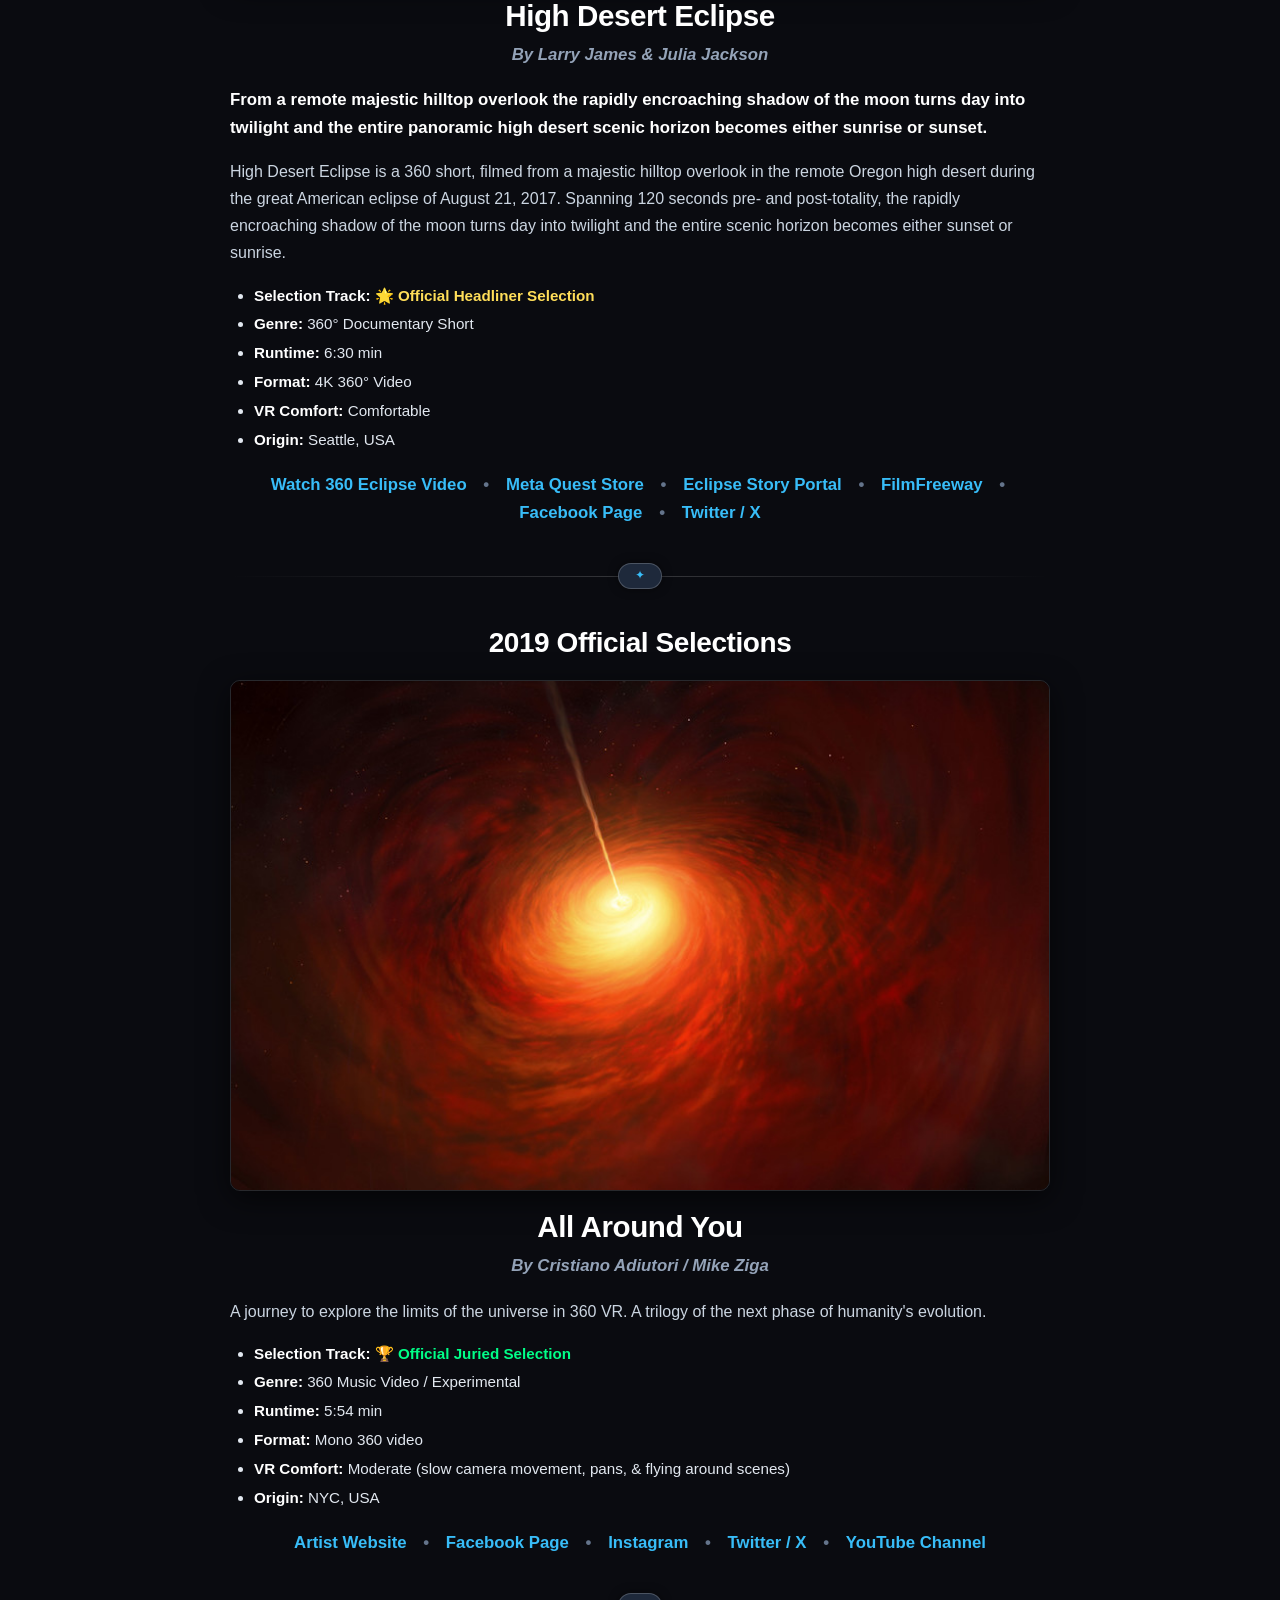
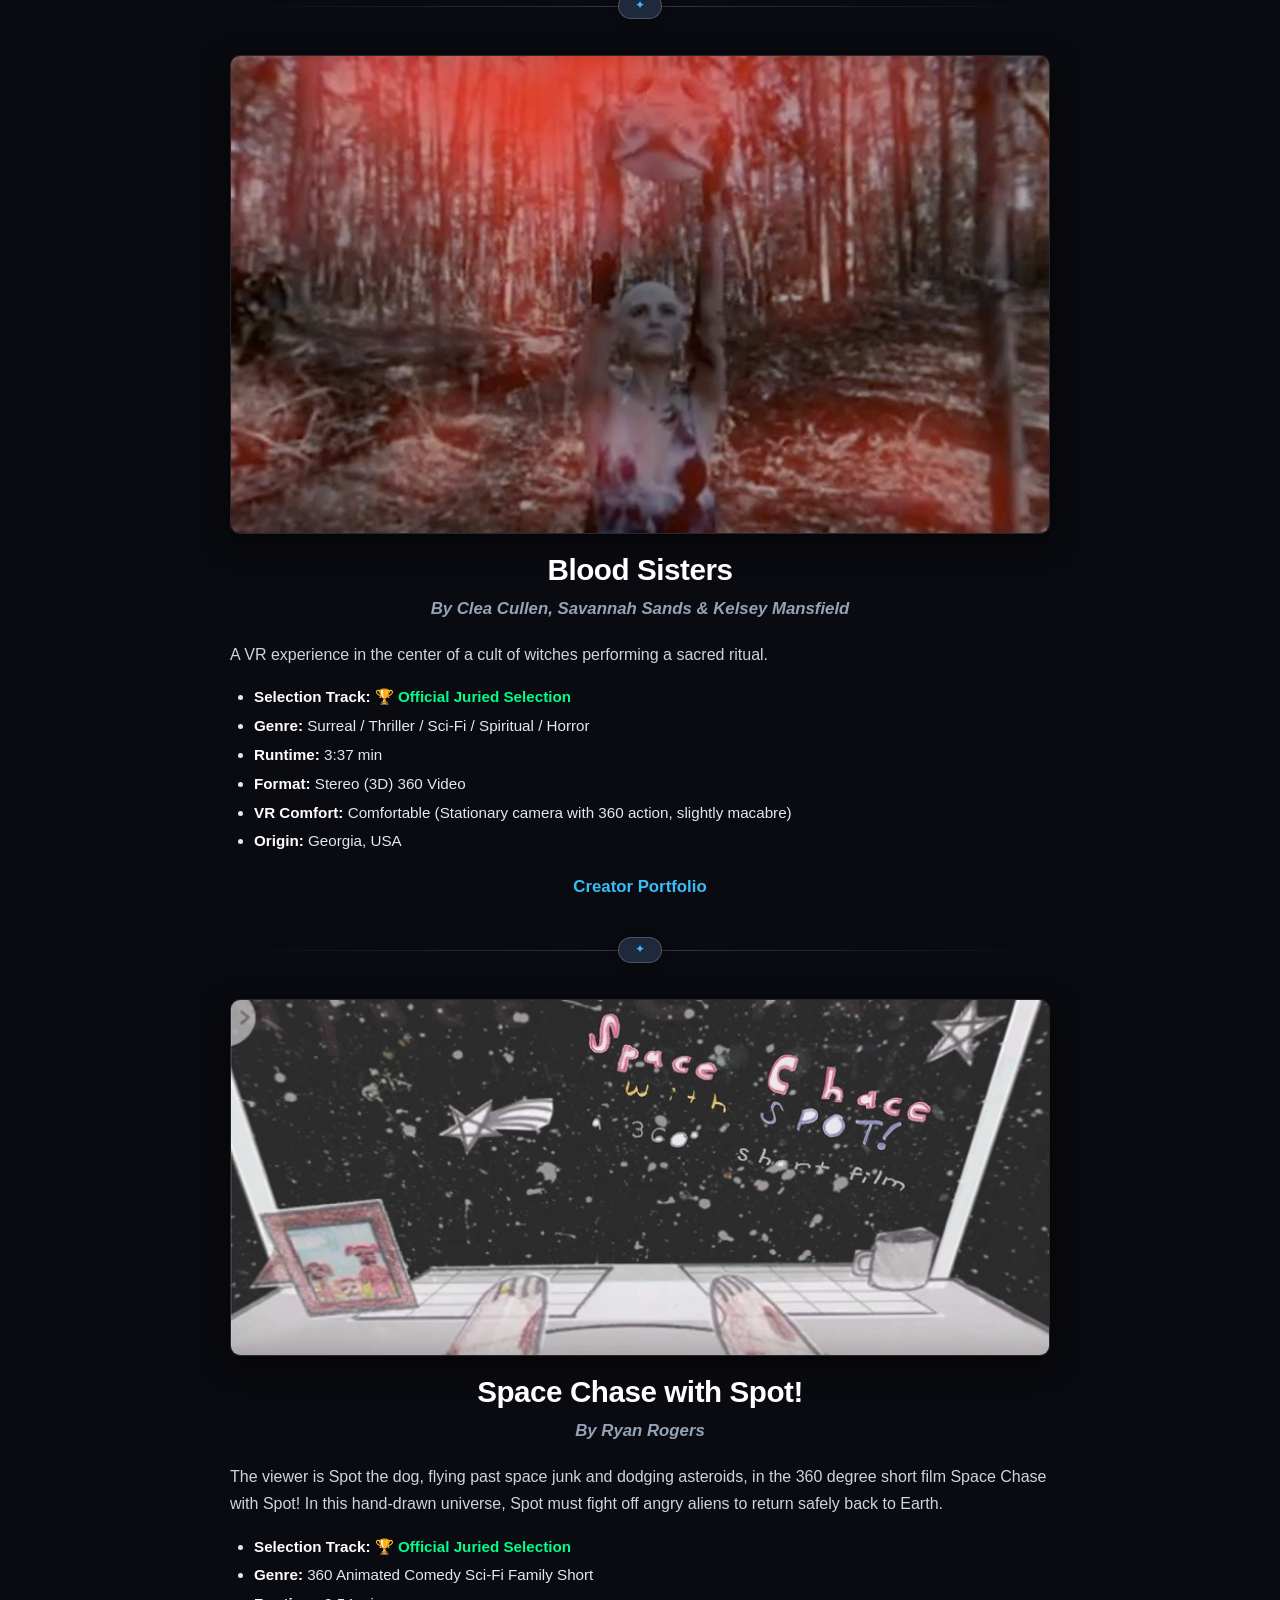
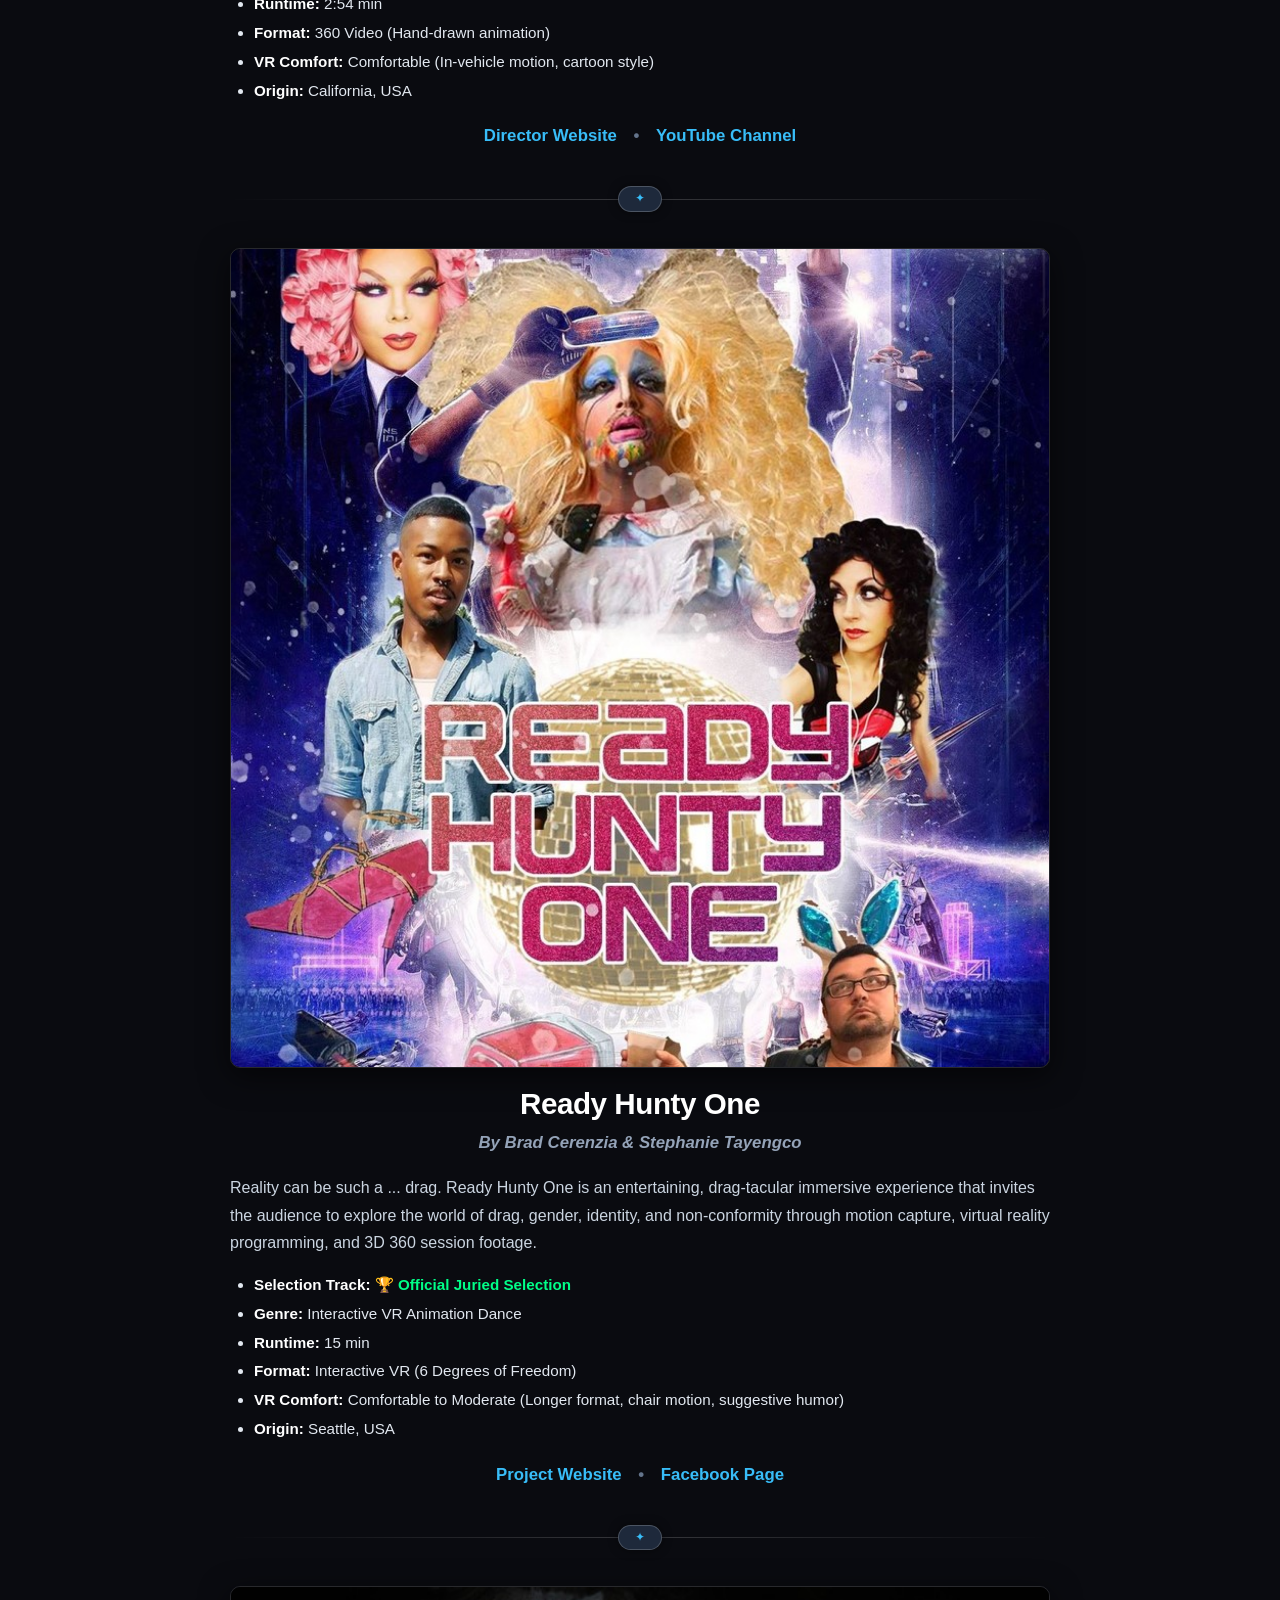
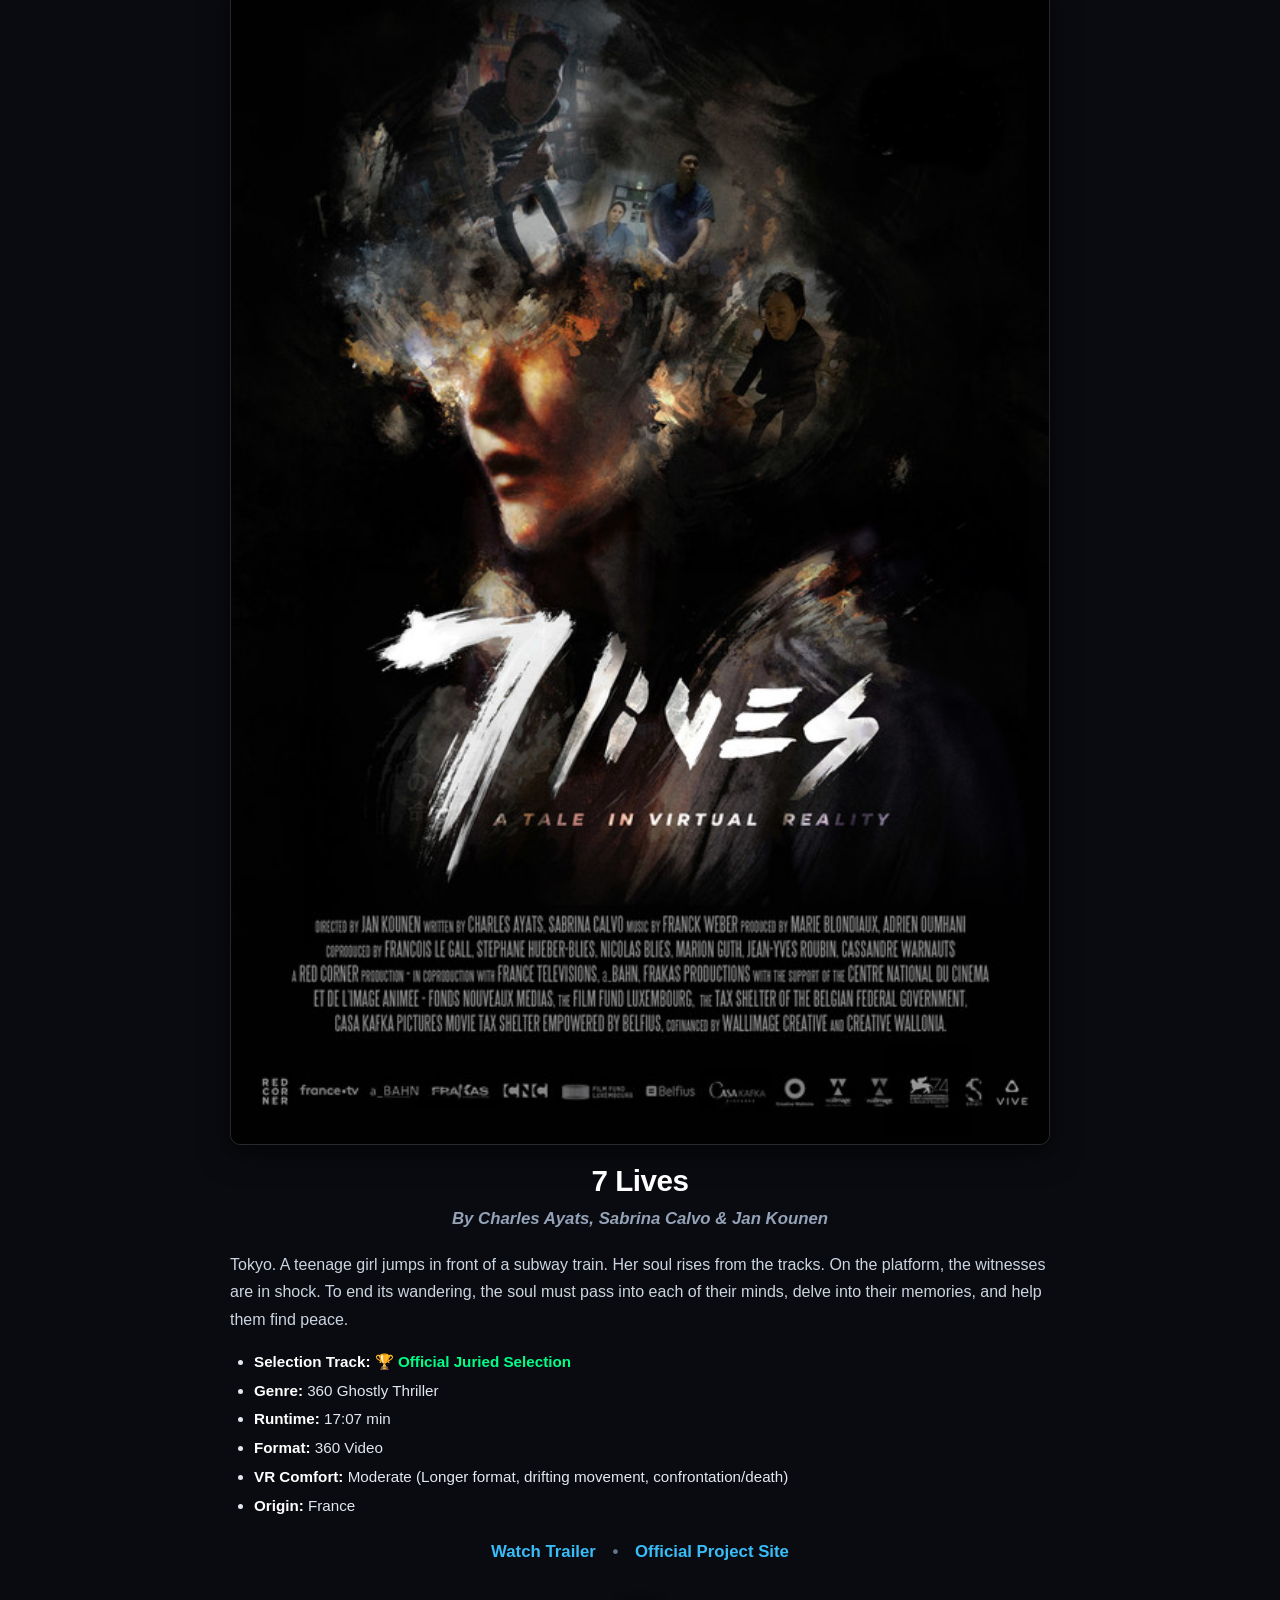
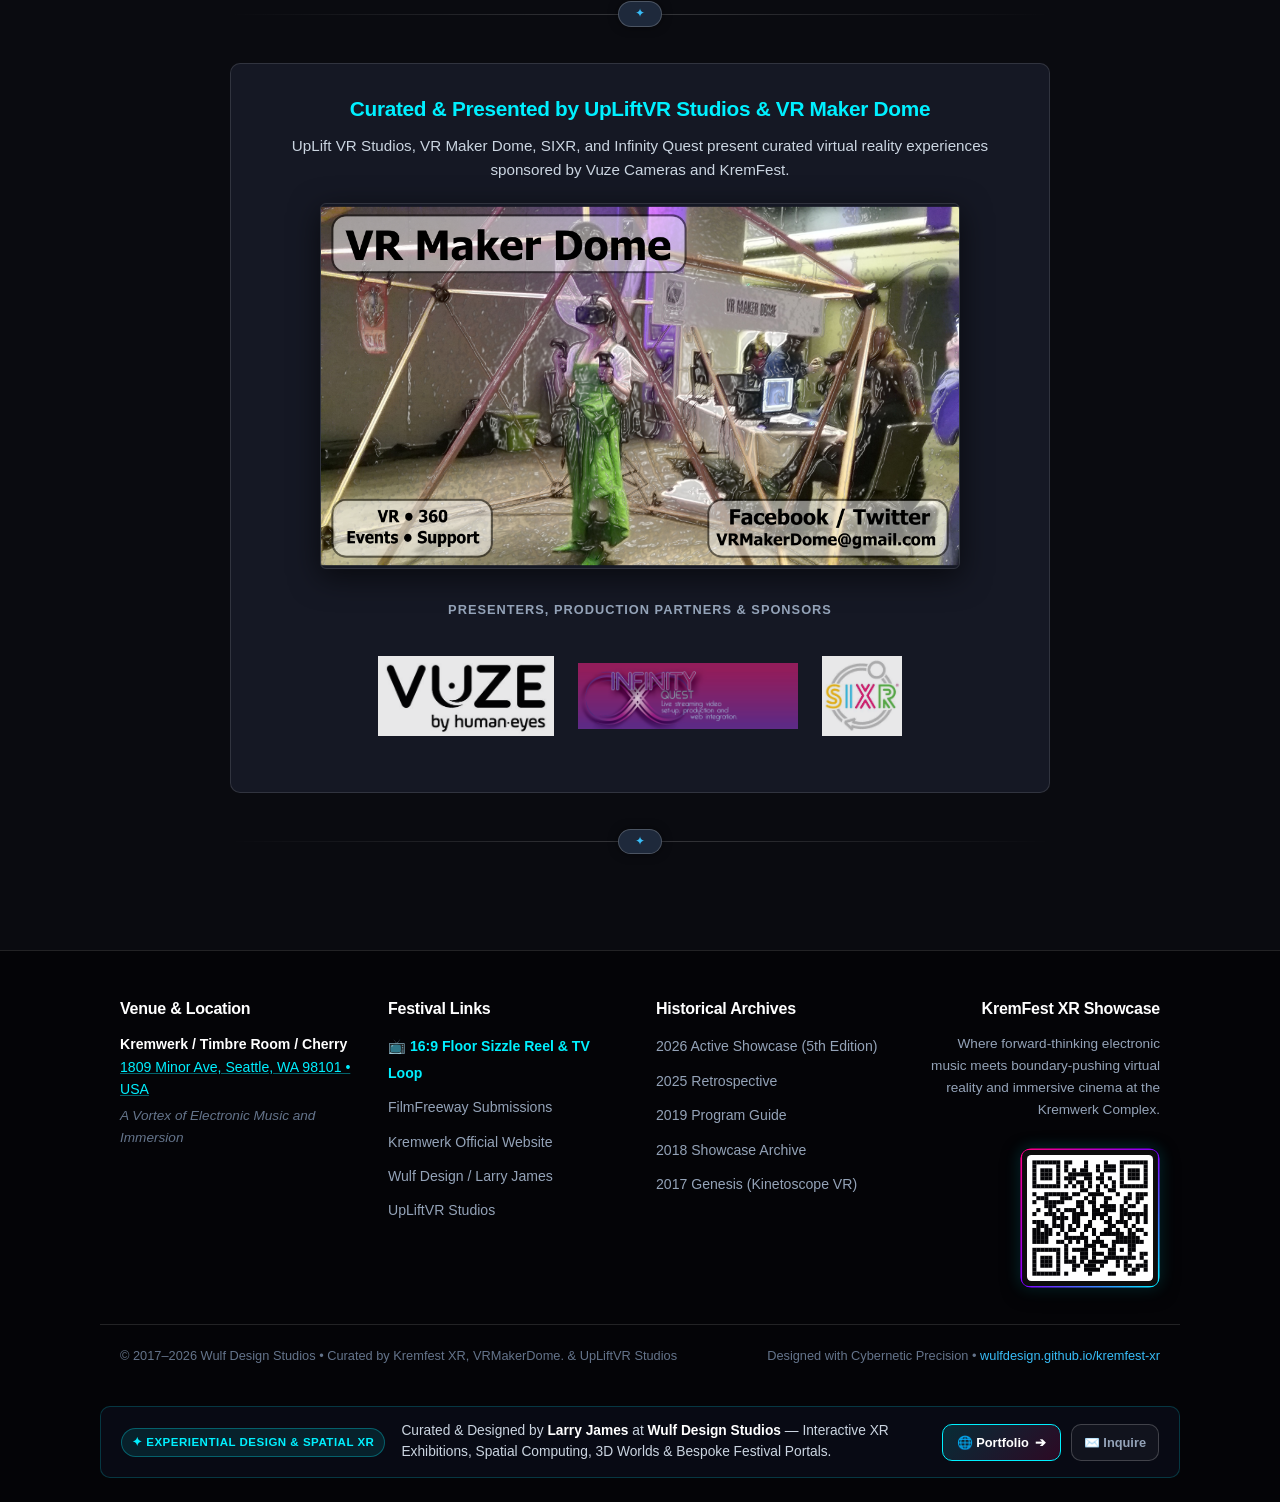
<file: 2019/index.html>
<!DOCTYPE html>
<html lang="en">
<head>
  <meta charset="UTF-8">
  <meta name="viewport" content="width=device-width, initial-scale=1.0">
  <title>Kremfest 2019 — Virtual Reality LineUp</title>
  <link rel="stylesheet" href="../assets/css/style.css?v=0.2.4">
</head>
<body>
  
  
  <nav class="navbar">
    <div class="nav-container">
      <a href="../index.html" class="brand-link">
        <span class="brand-badge">XR</span>
        <span>KREMFEST <span class="glow-pink">VIRTUAL REALITY</span></span>
      </a>
      <ul class="nav-menu">
        <li class="nav-item"><a href="../index.html">🎪 Home</a></li><li class="nav-item"><a href="../2026/index.html">⚡ 2026 (5th XR)</a></li><li class="nav-item"><a href="../2025/index.html">✨ 2025 Archive</a></li><li class="nav-item"><a href="../2019/index.html" class="active">📻 2019 Archive</a></li><li class="nav-item"><a href="../2018/index.html">📜 2018 Archive</a></li><li class="nav-item"><a href="../2017/index.html">🏛️ 2017 Genesis</a></li><li class="nav-item"><a href="https://filmfreeway.com/KremFest" target="_blank" class="nav-cta">🚀 Submit on FilmFreeway</a></li>
      </ul>
    </div>
  </nav>

  <main class="container">
    <div class="guide-hero">
      <img class="guide-banner-img" src="../assets/images/2019/kremfest_2019_banner.png" alt="KremFest 2019 Program Cover">
      <h1 class="guide-title">Kremfest 2019 Virtual Reality LineUp</h1>
      <p class="guide-intro-text" style="font-style:italic; text-align:center; margin-bottom:20px;">
        Virtual Reality festival portion presented by: UpLiftVR Studios / VR Maker Dome
      </p>
      <p class="guide-intro-text">
        As a part of Kremfest 2019 we are presenting VR short films from around the globe along with <strong>UpLiftVR ‘Maiden Flight’ Balloon Ride</strong> and <strong>High Desert Eclipse</strong>. Feel as though you are lifting into the heavens or witness day turns into night as the stars align without ever leaving the venue. <strong>“All Around You”</strong> takes you on a futuristic musical flight that lands you in Times Square. For autumn festivities be summoned by a gothic coven deep in a forest in <strong>“Blood Sisters”</strong>. Become the Canine in Chief piloting a spacecraft while fighting off aliens in the comedic animated short <strong>“Space Chase with Spot!”</strong>. Get a private dance from your favorite avatar possibly in drag during <strong>“Ready Hunty One”</strong>. And for an early Halloween treat from France and at Tribeca Film Festival NYC you only have <strong>“7 Lives”</strong> in this haunting surreal thriller as you experience coming to terms with one's demise.
      </p>
      <p class="guide-intro-text">
        With content from all over the USA and France, you’ll get to live these different realities envisioned in their makers minds eye and presented to you in a HTC Vive or an Oculus GO.
      </p>
      <p class="guide-intro-text">
        State of the art VR recording of Kremfest will also be taking place throughout the festival so you can relive those builds and drops in HD 360 video after the fest!
      </p>
    </div>

    <div class="diamond-divider"><span class="diamond-pill">✦</span></div>
    
    <div class="glance-section" style="text-align:center; margin:36px auto; max-width:1050px;">
      <h3 class="glance-title" style="text-align:center; margin-bottom:20px;">2019 Showcase Lineup at a Glance</h3>
      <ul class="glance-bullets" style="display:flex; flex-direction:column; align-items:center; text-align:center; list-style:none; padding:0; margin:0 auto; gap:10px;">
        <li style="text-align:center; width:100%;"><strong>UpLiftVR ‘Maiden Flight’ Balloon Ride</strong> • Larry James & Julia Jackson • 3:30 min • Seattle, USA</li><li style="text-align:center; width:100%;"><strong>High Desert Eclipse</strong> • Larry James & Julia Jackson • 6:30 min • Seattle, USA</li><li style="text-align:center; width:100%;"><strong>All Around You</strong> • Cristiano Adiutori / Mike Ziga • 5:54 min • NYC, USA</li><li style="text-align:center; width:100%;"><strong>Blood Sisters</strong> • Clea Cullen, Savannah Sands & Kelsey Mansfield • 3:37 min • Georgia, USA</li><li style="text-align:center; width:100%;"><strong>Space Chase with Spot!</strong> • Ryan Rogers • 2:54 min • California, USA</li><li style="text-align:center; width:100%;"><strong>Ready Hunty One</strong> • Brad Cerenzia & Stephanie Tayengco • 15 min • Seattle, USA</li><li style="text-align:center; width:100%;"><strong>7 Lives</strong> • Charles Ayats, Sabrina Calvo & Jan Kounen • 17:07 min • France</li>
      </ul>
    </div>
    <div class="diamond-divider"><span class="diamond-pill">✦</span></div>

    <h2 class="group-heading">Headline Experiences from UpLiftVR Studios</h2>
    
    <article class="project-entry" id="2019-hl-maiden-flight">
      <img class="project-image" src="../assets/images/headliners/maiden_flight_banner.jpg" alt="UpLiftVR ‘Maiden Flight’ Balloon Ride" loading="lazy">
      <h3 class="project-title">UpLiftVR ‘Maiden Flight’ Balloon Ride</h3>
      <div class="project-byline">By Larry James & Julia Jackson</div>
      
      <p class="project-logline">Feeling as if you are lifting into the heavens on a balloon maiden flight you find yourself overlooking a wondrous lucid dreamlike land calling out to be explored.</p>
      
      <p class="project-synopsis">While launching into the heavens on a balloon ride’s experimental flight, you find yourself overlooking a wondrous land calling out to be explored. During your descent from the clouds to the grounds below, you get the feeling that this could be just the beginning of a series of grand adventures.</p>
      
      <ul class="project-bullets">
        <li><strong>Selection Track:</strong> <span style="color:var(--neon-yellow); font-weight:bold;">🌟 Official Headliner Selection</span></li>
        <li><strong>Genre:</strong> Animated / Interactive Cinematic VR Experience</li>
        <li><strong>Runtime:</strong> 3:30 min</li>
        <li><strong>Format:</strong> Room Scale VR - HTC Vive</li>
        <li><strong>VR Comfort:</strong> Moderate</li>
        <li><strong>Origin:</strong> Seattle, USA</li>
      </ul>
      <div class="project-links-row"><a href="https://youtu.be/FHIc24WiViY" target="_blank">Watch 360 Trailer</a> <span class="link-dot">•</span> <a href="https://filmfreeway.com/projects/1490200" target="_blank">FilmFreeway</a> <span class="link-dot">•</span> <a href="https://www.facebook.com/UpLiftVR" target="_blank">Facebook Page</a> <span class="link-dot">•</span> <a href="https://UpLiftVR.itch.io" target="_blank">Early Access</a> <span class="link-dot">•</span> <a href="https://twitter.com/UpLiftVRStudios" target="_blank">Twitter / X</a></div>
    </article>
    <div class="diamond-divider"><span class="diamond-pill">✦</span></div>
    <article class="project-entry" id="2019-hl-high-desert-eclipse">
      <img class="project-image" src="../assets/images/headliners/high_desert_eclipse_banner.jpg" alt="High Desert Eclipse" loading="lazy">
      <h3 class="project-title">High Desert Eclipse</h3>
      <div class="project-byline">By Larry James & Julia Jackson</div>
      
      <p class="project-logline">From a remote majestic hilltop overlook the rapidly encroaching shadow of the moon turns day into twilight and the entire panoramic high desert scenic horizon becomes either sunrise or sunset.</p>
      
      <p class="project-synopsis">High Desert Eclipse is a 360 short, filmed from a majestic hilltop overlook in the remote Oregon high desert during the great American eclipse of August 21, 2017. Spanning 120 seconds pre- and post-totality, the rapidly encroaching shadow of the moon turns day into twilight and the entire scenic horizon becomes either sunset or sunrise.</p>
      
      <ul class="project-bullets">
        <li><strong>Selection Track:</strong> <span style="color:var(--neon-yellow); font-weight:bold;">🌟 Official Headliner Selection</span></li>
        <li><strong>Genre:</strong> 360° Documentary Short</li>
        <li><strong>Runtime:</strong> 6:30 min</li>
        <li><strong>Format:</strong> 4K 360° Video</li>
        <li><strong>VR Comfort:</strong> Comfortable</li>
        <li><strong>Origin:</strong> Seattle, USA</li>
      </ul>
      <div class="project-links-row"><a href="https://youtu.be/fzcFw_33iC8" target="_blank">Watch 360 Eclipse Video</a> <span class="link-dot">•</span> <a href="https://www.meta.com/experiences/high-desert-eclipse/5486799141392429/" target="_blank">Meta Quest Store</a> <span class="link-dot">•</span> <a href="https://wulfdesign.github.io/high-desert-eclipse/" target="_blank">Eclipse Story Portal</a> <span class="link-dot">•</span> <a href="https://filmfreeway.com/HighDesertEclipse" target="_blank">FilmFreeway</a> <span class="link-dot">•</span> <a href="https://www.facebook.com/HighDesertEclipse" target="_blank">Facebook Page</a> <span class="link-dot">•</span> <a href="https://twitter.com/UpLiftVRStudios" target="_blank">Twitter / X</a></div>
    </article>
    <div class="diamond-divider"><span class="diamond-pill">✦</span></div>

    <h2 class="group-heading">2019 Official Selections</h2>
    
    <article class="project-entry" id="2019-sel-all-around-you">
      <img class="project-image" src="../assets/images/2019/all_around_you.jpg" alt="All Around You" loading="lazy">
      <h3 class="project-title">All Around You</h3>
      <div class="project-byline">By Cristiano Adiutori / Mike Ziga</div>
      
      
      
      <p class="project-synopsis">A journey to explore the limits of the universe in 360 VR. A trilogy of the next phase of humanity's evolution.</p>
      
      <ul class="project-bullets">
        <li><strong>Selection Track:</strong> <span style="color:var(--neon-green); font-weight:bold;">🏆 Official Juried Selection</span></li>
        <li><strong>Genre:</strong> 360 Music Video / Experimental</li>
        <li><strong>Runtime:</strong> 5:54 min</li>
        <li><strong>Format:</strong> Mono 360 video</li>
        <li><strong>VR Comfort:</strong> Moderate (slow camera movement, pans, & flying around scenes)</li>
        <li><strong>Origin:</strong> NYC, USA</li>
      </ul>
      <div class="project-links-row"><a href="https://cristianodancemusic.com" target="_blank">Artist Website</a> <span class="link-dot">•</span> <a href="https://www.facebook.com/cristianodancemusic/" target="_blank">Facebook Page</a> <span class="link-dot">•</span> <a href="https://www.instagram.com/cristianodancemusic/" target="_blank">Instagram</a> <span class="link-dot">•</span> <a href="https://twitter.com/cristianoedm" target="_blank">Twitter / X</a> <span class="link-dot">•</span> <a href="https://www.youtube.com/channel/UC7ba5lCzsg_5OsSxWl2XWvQ/videos" target="_blank">YouTube Channel</a></div>
    </article>
    <div class="diamond-divider"><span class="diamond-pill">✦</span></div>
    <article class="project-entry" id="2019-sel-blood-sisters">
      <img class="project-image" src="../assets/images/2019/blood_sisters.jpg" alt="Blood Sisters" loading="lazy">
      <h3 class="project-title">Blood Sisters</h3>
      <div class="project-byline">By Clea Cullen, Savannah Sands & Kelsey Mansfield</div>
      
      
      
      <p class="project-synopsis">A VR experience in the center of a cult of witches performing a sacred ritual.</p>
      
      <ul class="project-bullets">
        <li><strong>Selection Track:</strong> <span style="color:var(--neon-green); font-weight:bold;">🏆 Official Juried Selection</span></li>
        <li><strong>Genre:</strong> Surreal / Thriller / Sci-Fi / Spiritual / Horror</li>
        <li><strong>Runtime:</strong> 3:37 min</li>
        <li><strong>Format:</strong> Stereo (3D) 360 Video</li>
        <li><strong>VR Comfort:</strong> Comfortable (Stationary camera with 360 action, slightly macabre)</li>
        <li><strong>Origin:</strong> Georgia, USA</li>
      </ul>
      <div class="project-links-row"><a href="https://createsiv.com" target="_blank">Creator Portfolio</a></div>
    </article>
    <div class="diamond-divider"><span class="diamond-pill">✦</span></div>
    <article class="project-entry" id="2019-sel-space-chase">
      <img class="project-image" src="../assets/images/2019/space_chase.jpg" alt="Space Chase with Spot!" loading="lazy">
      <h3 class="project-title">Space Chase with Spot!</h3>
      <div class="project-byline">By Ryan Rogers</div>
      
      
      
      <p class="project-synopsis">The viewer is Spot the dog, flying past space junk and dodging asteroids, in the 360 degree short film Space Chase with Spot! In this hand-drawn universe, Spot must fight off angry aliens to return safely back to Earth.</p>
      
      <ul class="project-bullets">
        <li><strong>Selection Track:</strong> <span style="color:var(--neon-green); font-weight:bold;">🏆 Official Juried Selection</span></li>
        <li><strong>Genre:</strong> 360 Animated Comedy Sci-Fi Family Short</li>
        <li><strong>Runtime:</strong> 2:54 min</li>
        <li><strong>Format:</strong> 360 Video (Hand-drawn animation)</li>
        <li><strong>VR Comfort:</strong> Comfortable (In-vehicle motion, cartoon style)</li>
        <li><strong>Origin:</strong> California, USA</li>
      </ul>
      <div class="project-links-row"><a href="http://ryanrogersvideo.weebly.com" target="_blank">Director Website</a> <span class="link-dot">•</span> <a href="https://www.youtube.com/channel/UC0wC73QSUsElXi-Dljg9ZPA" target="_blank">YouTube Channel</a></div>
    </article>
    <div class="diamond-divider"><span class="diamond-pill">✦</span></div>
    <article class="project-entry" id="2019-sel-ready-hunty-one">
      <img class="project-image" src="../assets/images/2019/ready_hunty_one.jpg" alt="Ready Hunty One" loading="lazy">
      <h3 class="project-title">Ready Hunty One</h3>
      <div class="project-byline">By Brad Cerenzia & Stephanie Tayengco</div>
      
      
      
      <p class="project-synopsis">Reality can be such a ... drag. Ready Hunty One is an entertaining, drag-tacular immersive experience that invites the audience to explore the world of drag, gender, identity, and non-conformity through motion capture, virtual reality programming, and 3D 360 session footage.</p>
      
      <ul class="project-bullets">
        <li><strong>Selection Track:</strong> <span style="color:var(--neon-green); font-weight:bold;">🏆 Official Juried Selection</span></li>
        <li><strong>Genre:</strong> Interactive VR Animation Dance</li>
        <li><strong>Runtime:</strong> 15 min</li>
        <li><strong>Format:</strong> Interactive VR (6 Degrees of Freedom)</li>
        <li><strong>VR Comfort:</strong> Comfortable to Moderate (Longer format, chair motion, suggestive humor)</li>
        <li><strong>Origin:</strong> Seattle, USA</li>
      </ul>
      <div class="project-links-row"><a href="https://readyhuntyone.com" target="_blank">Project Website</a> <span class="link-dot">•</span> <a href="https://www.facebook.com/readyhuntyone" target="_blank">Facebook Page</a></div>
    </article>
    <div class="diamond-divider"><span class="diamond-pill">✦</span></div>
    <article class="project-entry" id="2019-sel-7-lives">
      <img class="project-image" src="../assets/images/2019/seven_lives.jpg" alt="7 Lives" loading="lazy">
      <h3 class="project-title">7 Lives</h3>
      <div class="project-byline">By Charles Ayats, Sabrina Calvo & Jan Kounen</div>
      
      
      
      <p class="project-synopsis">Tokyo. A teenage girl jumps in front of a subway train. Her soul rises from the tracks. On the platform, the witnesses are in shock. To end its wandering, the soul must pass into each of their minds, delve into their memories, and help them find peace.</p>
      
      <ul class="project-bullets">
        <li><strong>Selection Track:</strong> <span style="color:var(--neon-green); font-weight:bold;">🏆 Official Juried Selection</span></li>
        <li><strong>Genre:</strong> 360 Ghostly Thriller</li>
        <li><strong>Runtime:</strong> 17:07 min</li>
        <li><strong>Format:</strong> 360 Video</li>
        <li><strong>VR Comfort:</strong> Moderate (Longer format, drifting movement, confrontation/death)</li>
        <li><strong>Origin:</strong> France</li>
      </ul>
      <div class="project-links-row"><a href="https://www.youtube.com/watch?v=nY4YrJgnWlk" target="_blank">Watch Trailer</a> <span class="link-dot">•</span> <a href="https://www.francetelevisions.fr/lab/7lives/en/" target="_blank">Official Project Site</a></div>
    </article>
    <div class="diamond-divider"><span class="diamond-pill">✦</span></div>

    <div style="background:var(--bg-card); border:1px solid var(--border-subtle); border-radius:var(--radius-md); padding:32px 24px; margin:36px 0 24px; text-align:center;">
      <h3 style="color:var(--neon-cyan); margin-bottom:12px; font-size:1.3rem;">Curated & Presented by UpLiftVR Studios & VR Maker Dome</h3>
      <p style="color:var(--text-body); font-size:0.95rem; line-height:1.6; max-width:720px; margin:0 auto 20px;">
        UpLift VR Studios, VR Maker Dome, SIXR, and Infinity Quest present curated virtual reality experiences sponsored by Vuze Cameras and KremFest.
      </p>
      <div style="max-width:640px; margin:0 auto 24px;">
        <img src="../assets/images/2019/vr_maker_dome_booth.png" alt="VR Maker Dome Geodesic Dome at Kremfest" style="width:100%; border-radius:var(--radius-sm); border:1px solid var(--border-subtle); box-shadow:0 8px 30px rgba(0,0,0,0.6);" loading="lazy">
      </div>
      <h4 style="color:var(--text-muted); text-transform:uppercase; letter-spacing:1px; font-size:0.8rem; margin-bottom:14px;">Presenters, Production Partners & Sponsors</h4>
      
    <div class="sponsors-row">
      <img src="../assets/images/sponsors/vuze_logo.png" alt="Sponsor & Partner Logo" loading="lazy"><img src="../assets/images/sponsors/infinity_quest_banner.jpg" alt="Sponsor & Partner Logo" loading="lazy"><img src="../assets/images/sponsors/sixr_logo.jpg" alt="Sponsor & Partner Logo" loading="lazy">
    </div>
    </div>

    <div class="diamond-divider"><span class="diamond-pill">✦</span></div>
    
  </main>

  
  <footer>
    <div class="footer-grid">
      <div class="footer-col">
        <h4>Venue & Location</h4>
        <p style="color:var(--text-muted); font-size:0.85rem; line-height:1.6;">
          <a href="https://maps.google.com/?q=Kremwerk,+1809+Minor+Ave,+Seattle,+WA+98101" target="_blank" rel="noopener noreferrer" style="color:inherit; text-decoration:none; display:inline-block;" title="Open Kremwerk Complex in Google Maps">
            <strong style="color:#fff;">Kremwerk / Timbre Room / Cherry</strong><br>
            <span style="color:var(--neon-cyan); text-decoration:underline; text-decoration-color:rgba(0,240,255,0.4);">1809 Minor Ave, Seattle, WA 98101 • USA</span>
          </a><br>
          <em style="color:var(--text-dim); display:inline-block; margin-top:4px;">A Vortex of Electronic Music and Immersion</em>
        </p>
      </div>

      <div class="footer-col">
        <h4>Festival Links</h4>
        <ul>
          <li><a href="../sizzle/index.html" style="color:var(--neon-cyan); font-weight:bold;">📺 16:9 Floor Sizzle Reel &amp; TV Loop</a></li>
          <li><a href="https://filmfreeway.com/KremFest" target="_blank">FilmFreeway Submissions</a></li>
          <li><a href="https://www.kremwerk.com" target="_blank">Kremwerk Official Website</a></li>
          <li><a href="https://wulfdesign.github.io?utm_source=kremfest-xr&utm_medium=referral&utm_campaign=footer_studio" target="_blank">Wulf Design / Larry James</a></li>
          <li><a href="https://upliftvr.itch.io" target="_blank">UpLiftVR Studios</a></li>
        </ul>
      </div>

      <div class="footer-col">
        <h4>Historical Archives</h4>
        <ul>
          <li><a href="../2026/index.html">2026 Active Showcase (5th Edition)</a></li>
          <li><a href="../2025/index.html">2025 Retrospective</a></li>
          <li><a href="../2019/index.html">2019 Program Guide</a></li>
          <li><a href="../2018/index.html">2018 Showcase Archive</a></li>
          <li><a href="../2017/index.html">2017 Genesis (Kinetoscope VR)</a></li>
        </ul>
      </div>

      <div class="footer-col footer-col-showcase">
        <h4>KremFest XR Showcase</h4>
        <p style="color:var(--text-muted); font-size:0.85rem; line-height:1.6; margin-bottom:14px;">
          Where forward-thinking electronic music meets boundary-pushing virtual reality and immersive cinema at the Kremwerk Complex.
        </p>
        <div class="footer-qr-wrap">
          <img src="../assets/images/qr/kremfest_xr_mobile_qr_color.svg" alt="Scan to Open KremFest XR on Mobile" class="footer-qr-color-img" width="140" height="140">
        </div>
      </div>
    </div>

    <div class="footer-bottom">
      <div>&copy; 2017–2026 Wulf Design Studios • Curated by Kremfest XR, VRMakerDome. & UpLiftVR Studios</div>
      <div>Designed with Cybernetic Precision • <a href="../index.html">wulfdesign.github.io/kremfest-xr</a></div>
    </div>

    <!-- Wulf Design Studios Creative Direction & Curation Strip (Very Bottom) -->
    <div class="footer-studio-strip">
      <div class="footer-studio-badge">✦ EXPERIENTIAL DESIGN & SPATIAL XR</div>
      <div class="footer-studio-text">
        Curated & Designed by <strong>Larry James</strong> at <strong>Wulf Design Studios</strong> — Interactive XR Exhibitions, Spatial Computing, 3D Worlds & Bespoke Festival Portals.
      </div>
      <div class="footer-studio-actions">
        <a href="https://wulfdesign.github.io" target="_blank" class="btn-studio-mini">
          <span>🌐 Portfolio</span> ➔
        </a>
        <a href="https://wulfdesign.github.io/#contact" target="_blank" class="btn-studio-mini-outline">
          <span>✉️ Inquire</span>
        </a>
      </div>
    </div>
  </footer>
  <script src="../assets/js/main.js"></script>
</body>
</html>
</file>
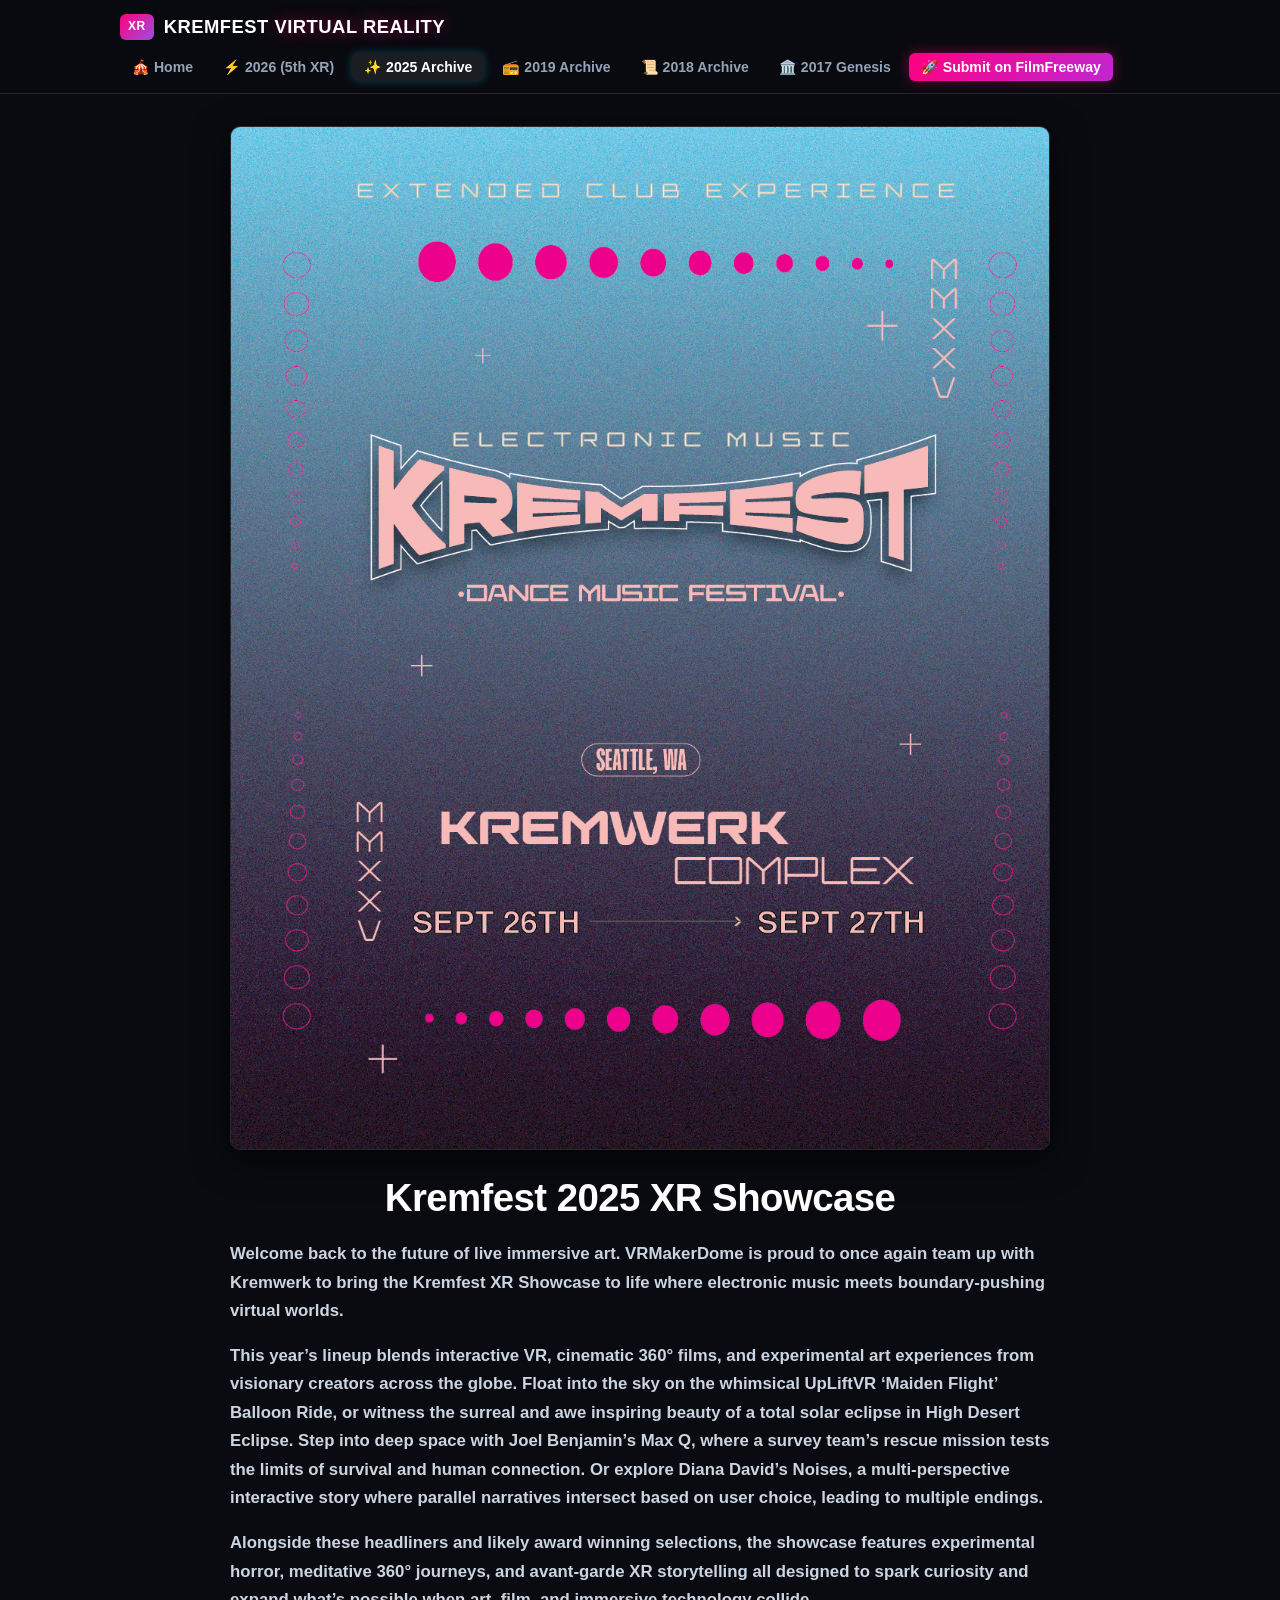
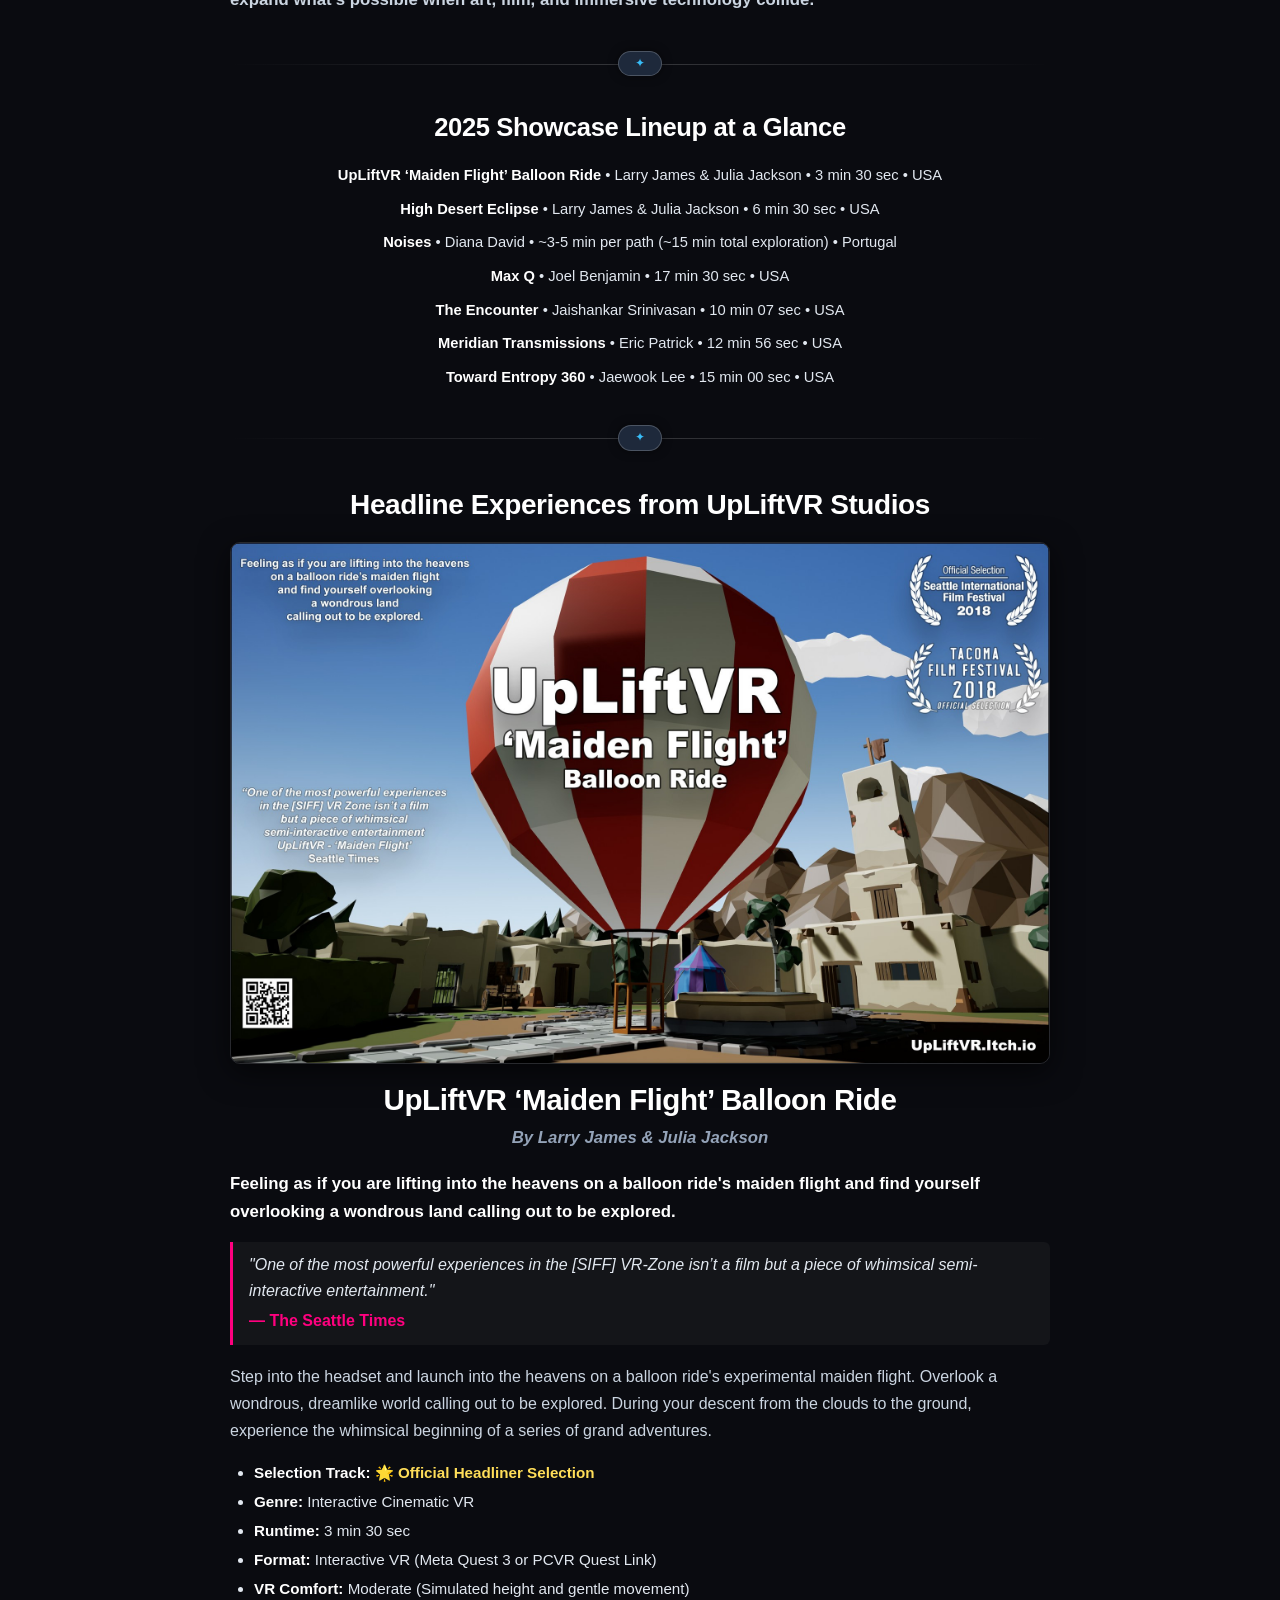
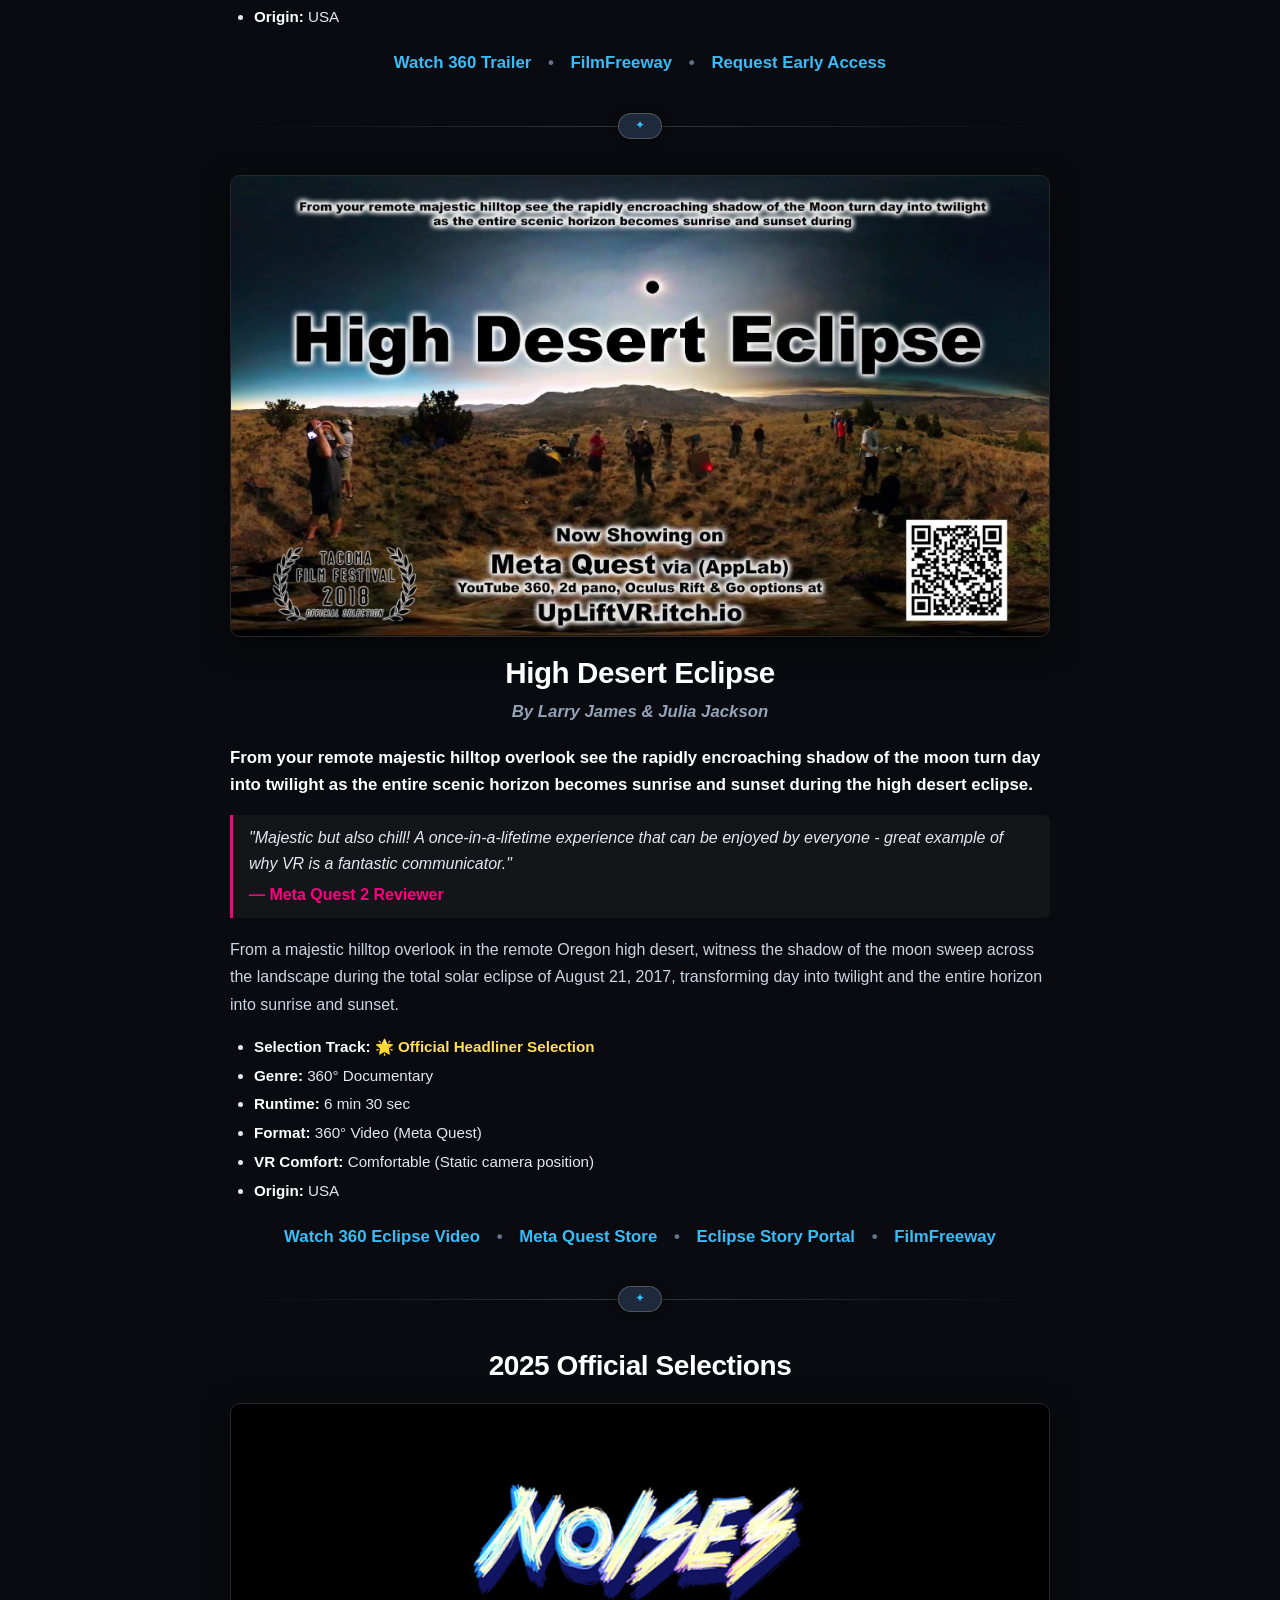
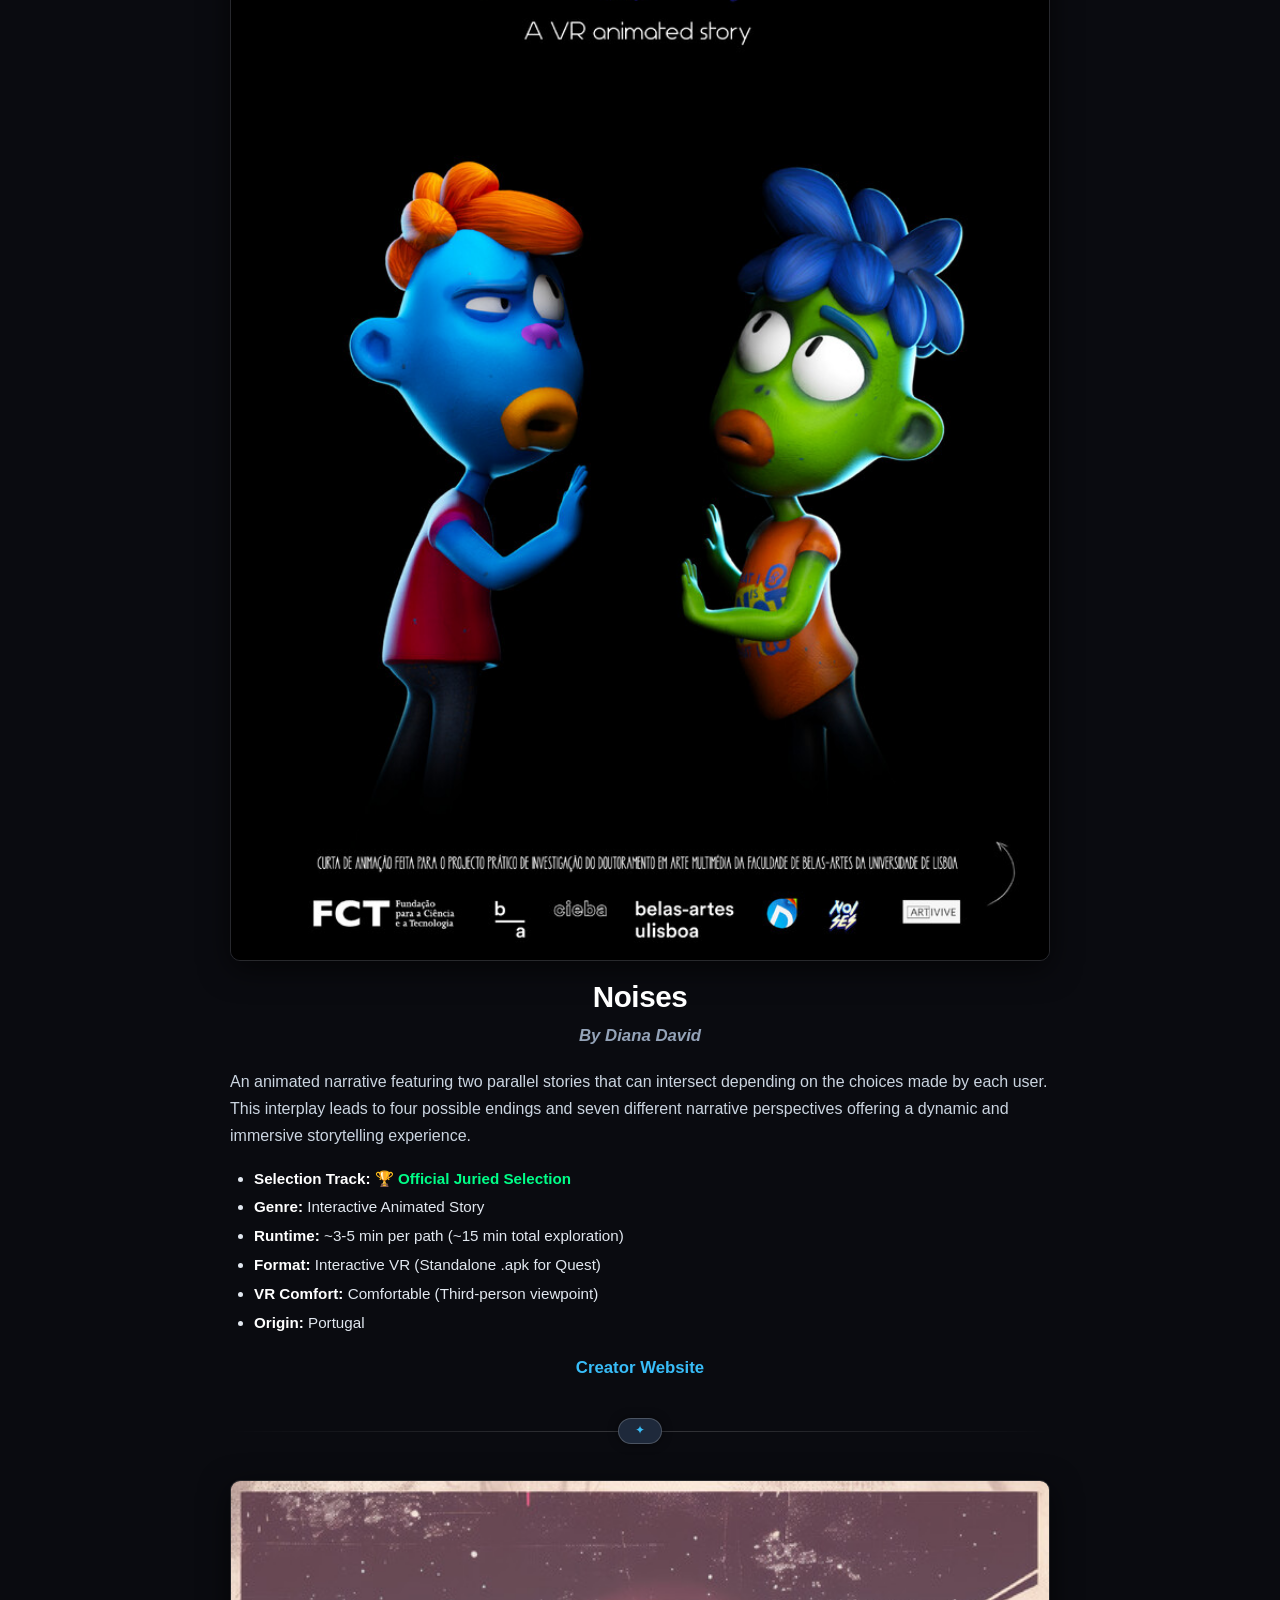
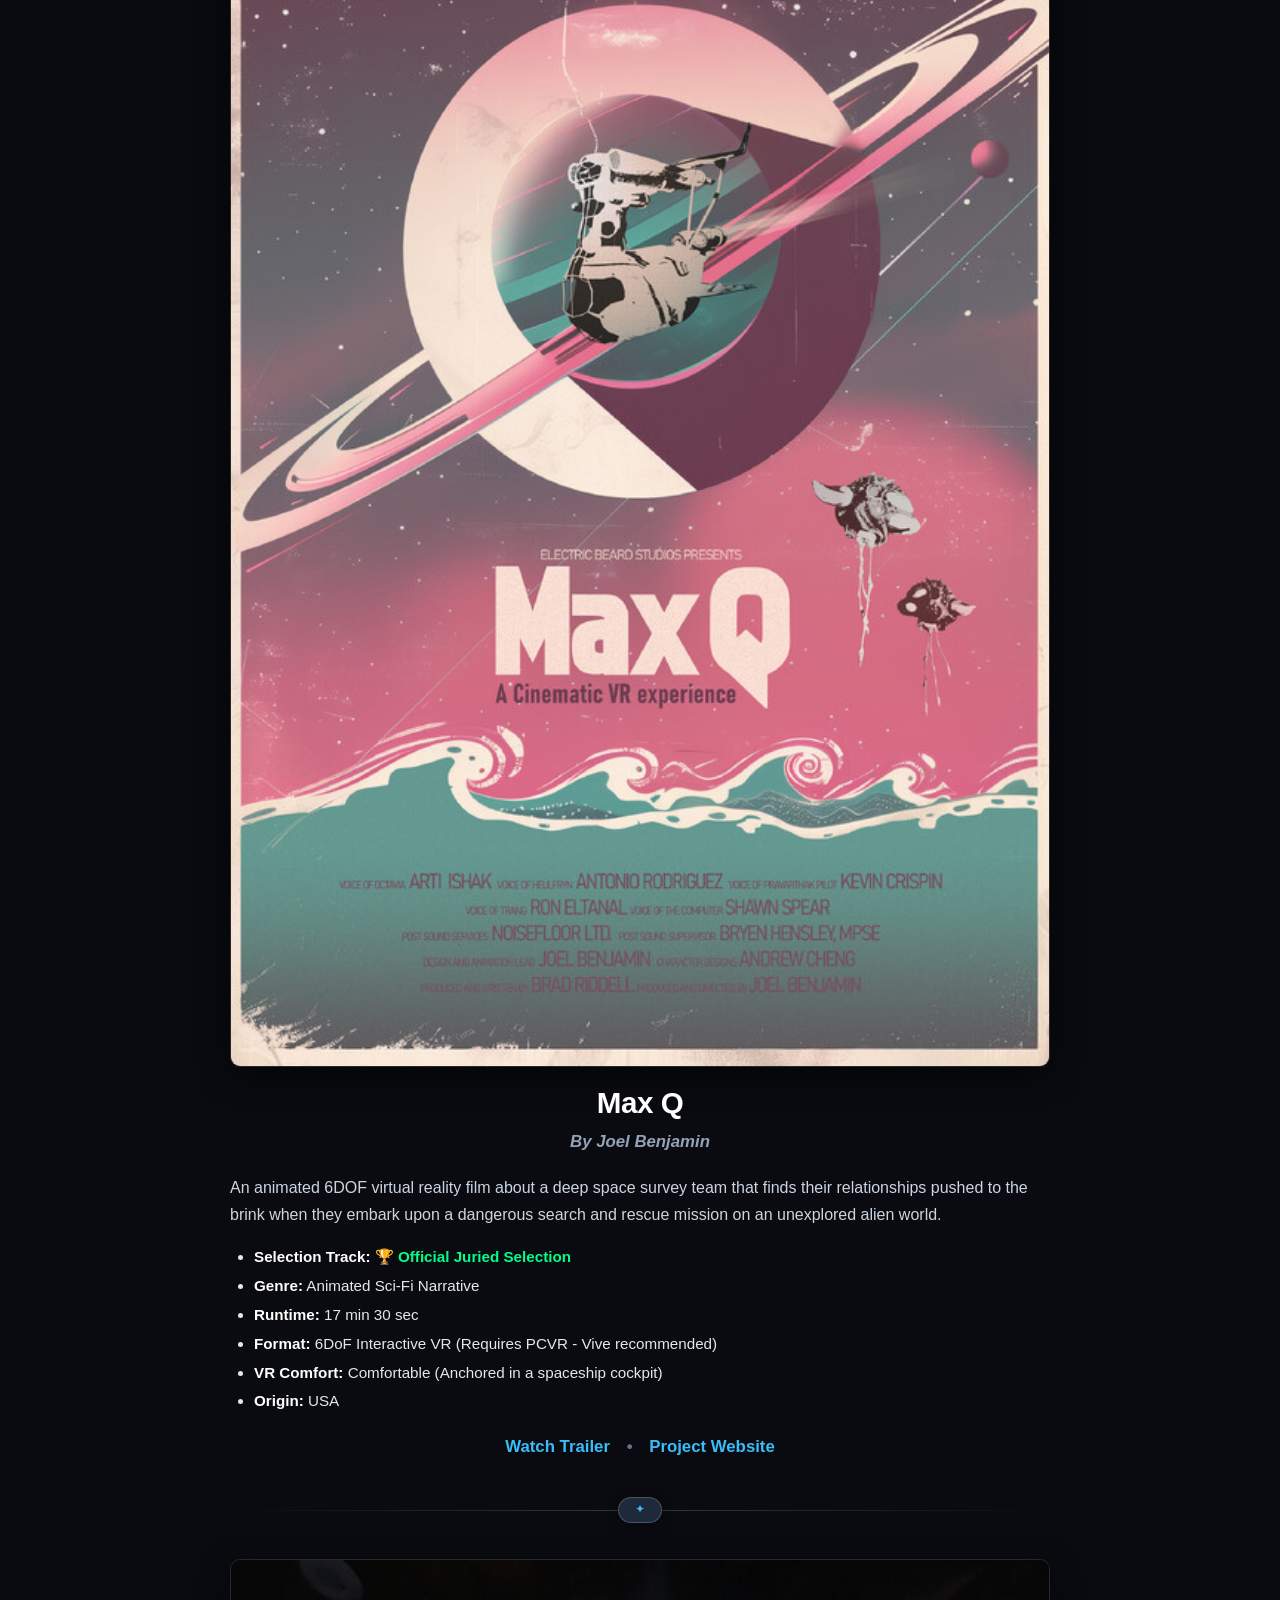
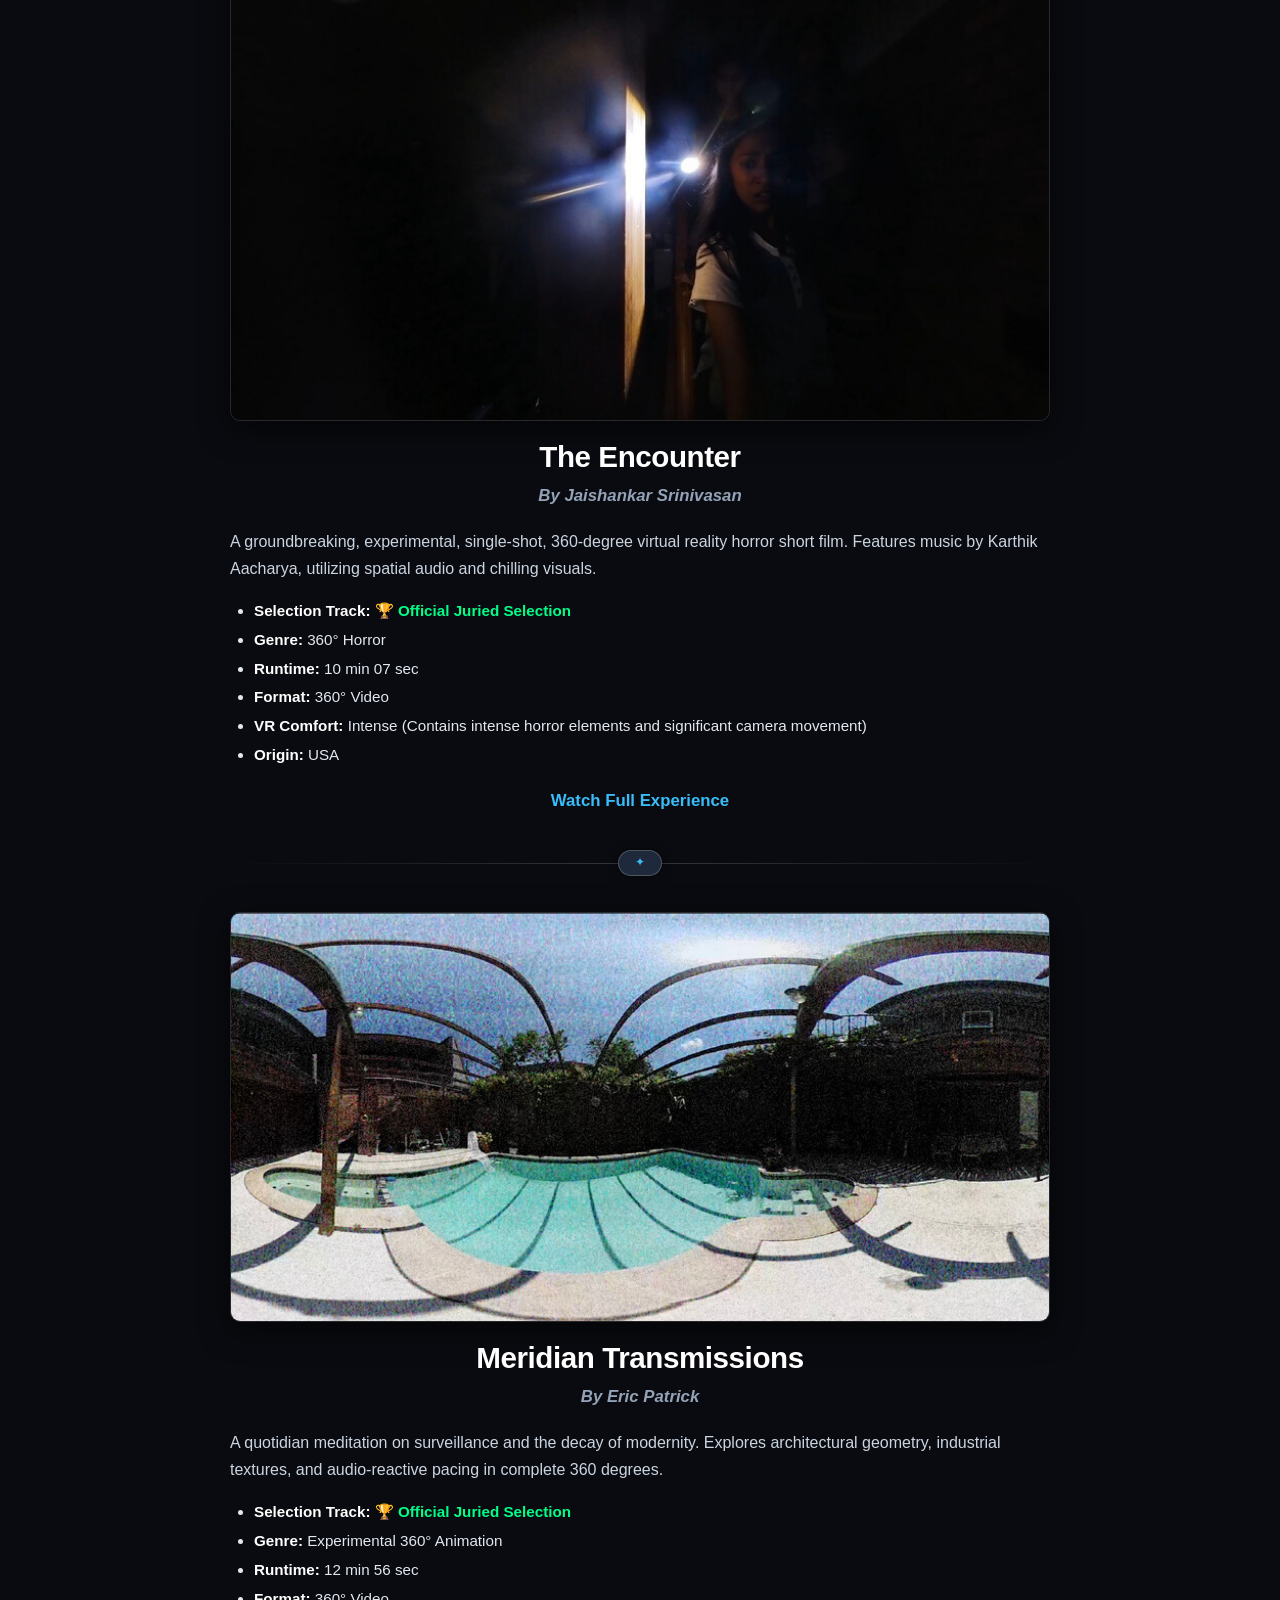
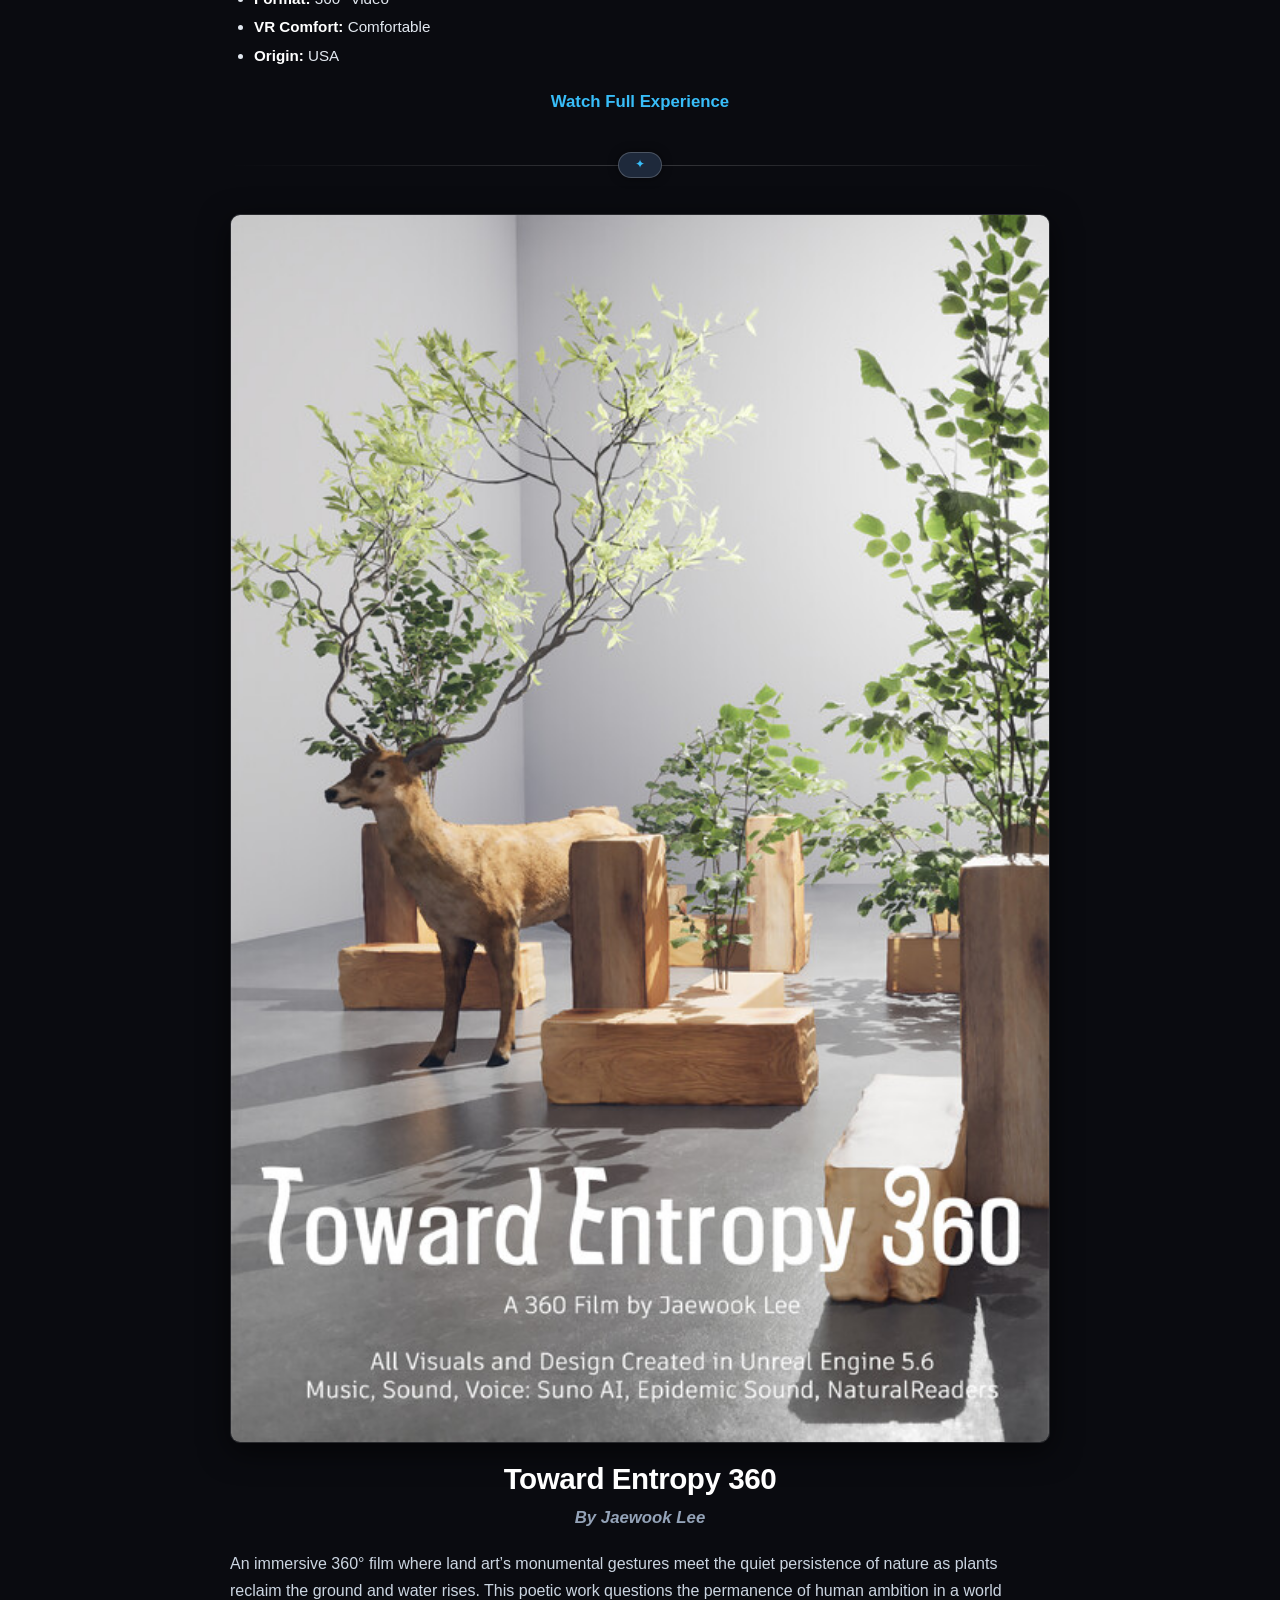
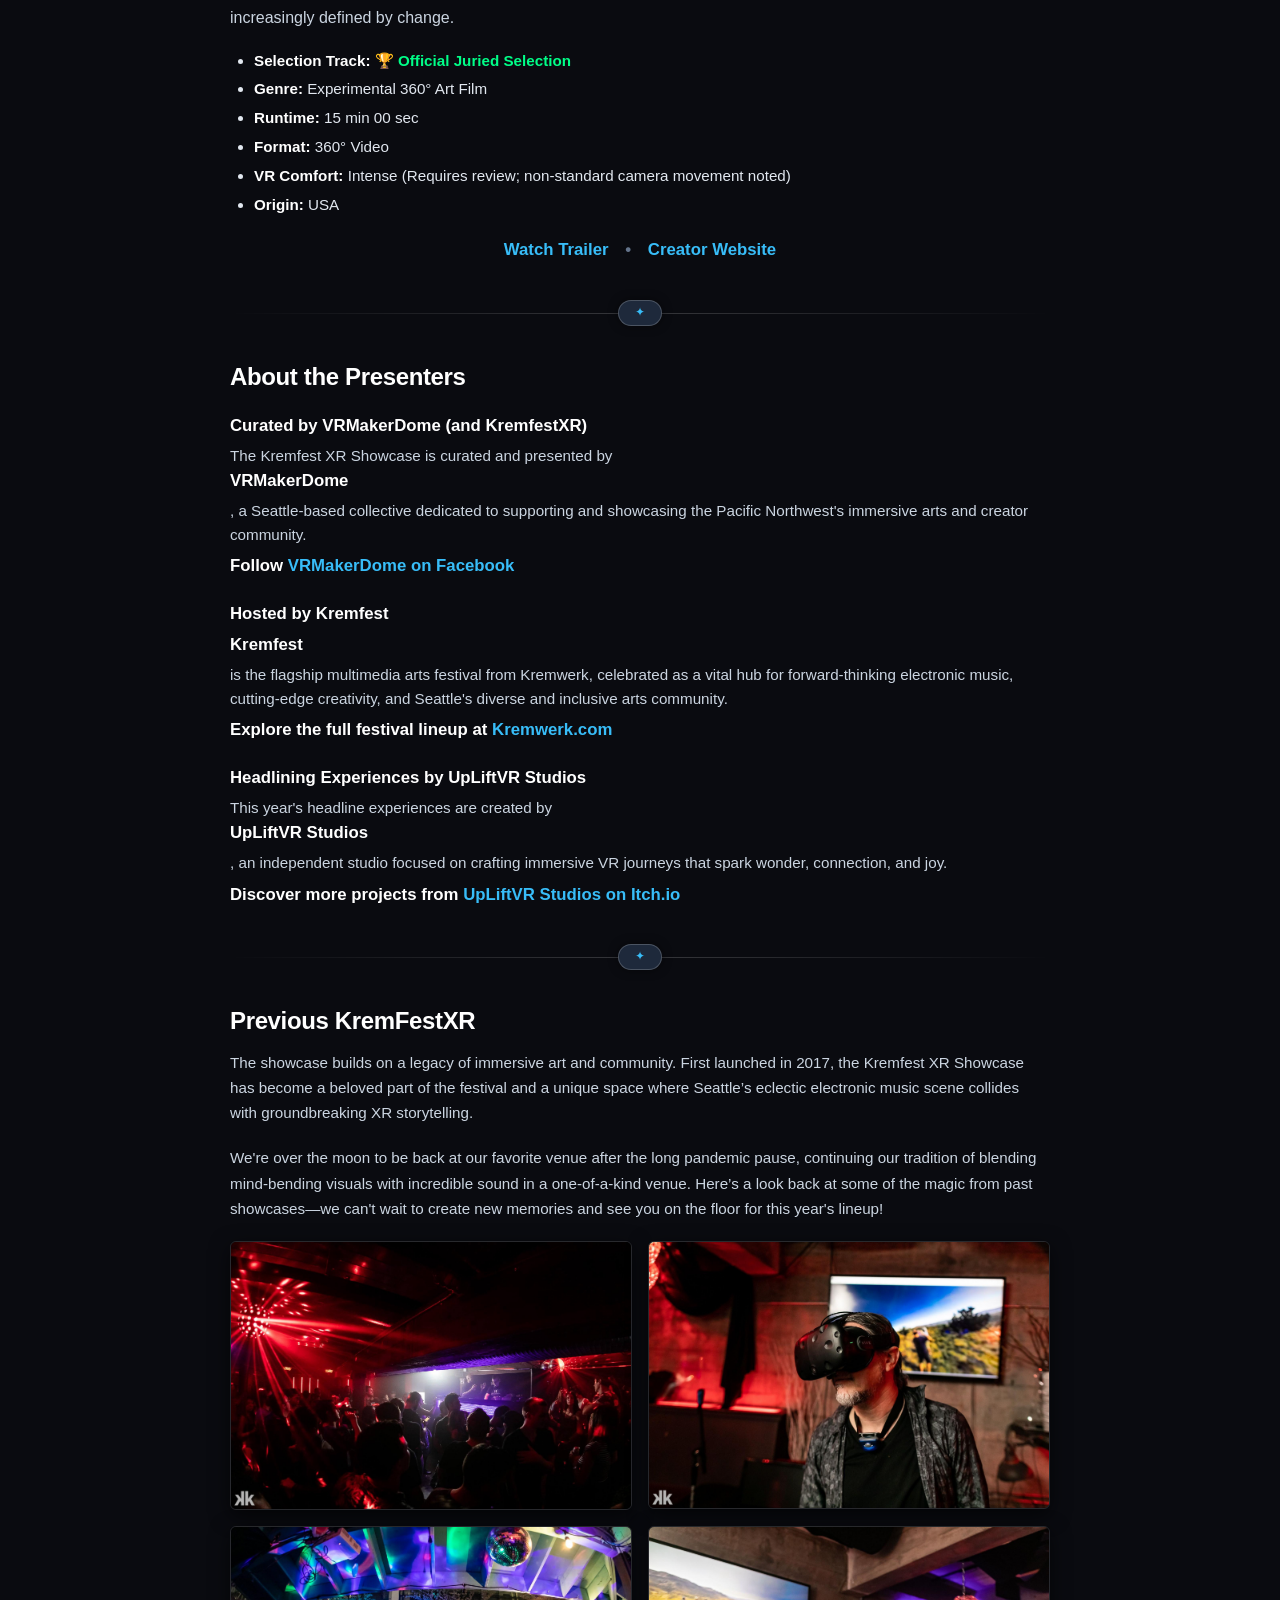
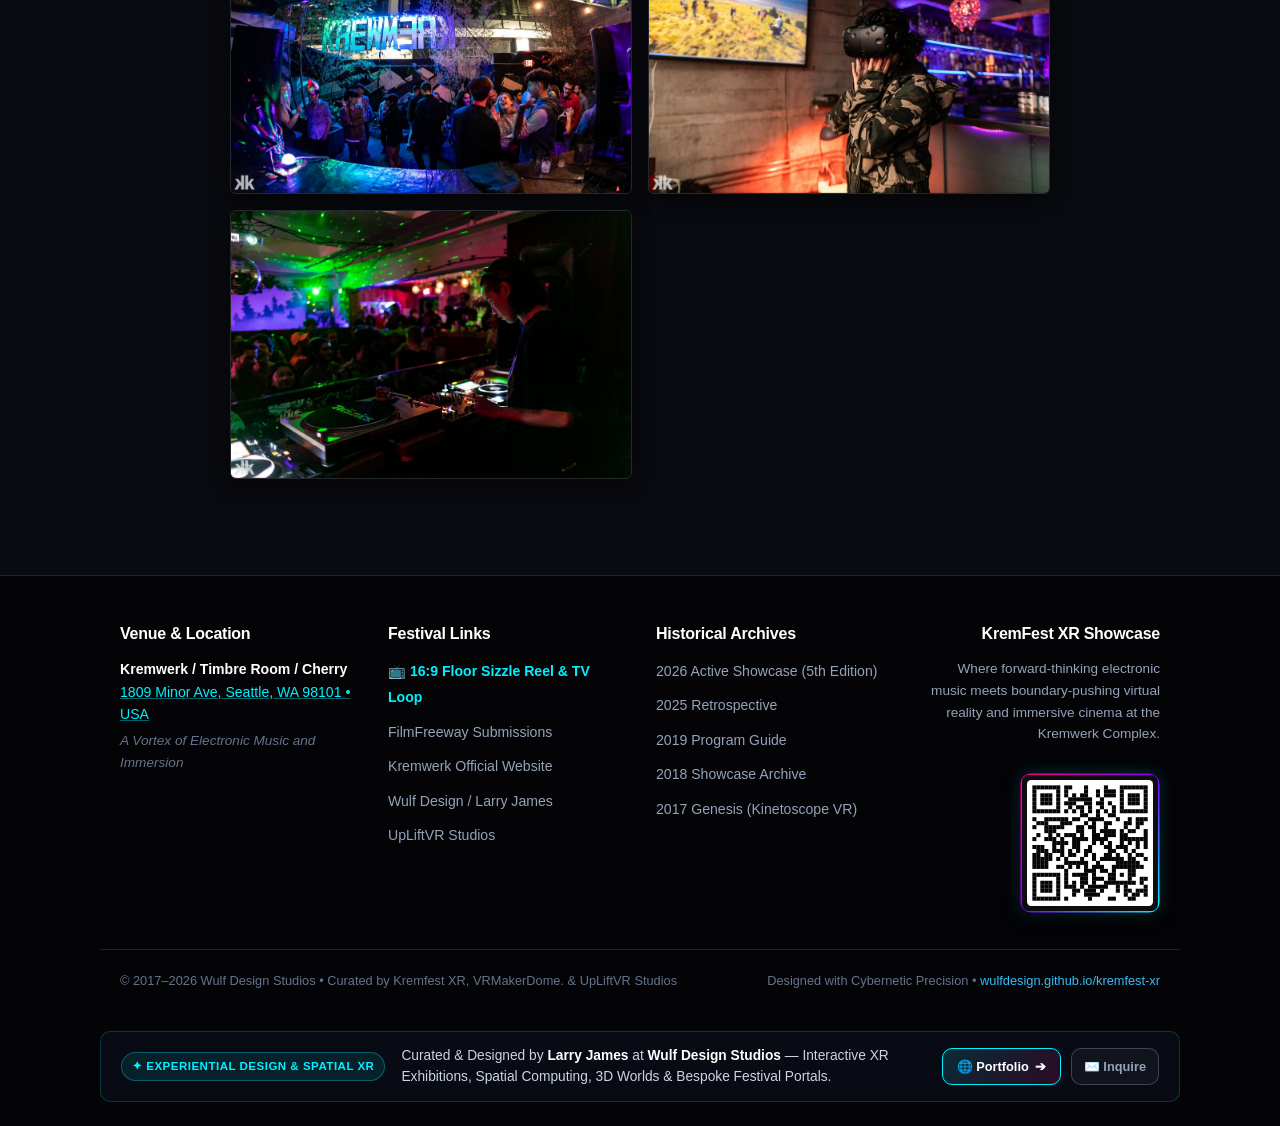
<file: 2025/index.html>
<!DOCTYPE html>
<html lang="en">
<head>
  <meta charset="UTF-8">
  <meta name="viewport" content="width=device-width, initial-scale=1.0">
  <title>Kremfest 2025 XR Showcase — Official Program Guide</title>
  <link rel="stylesheet" href="../assets/css/style.css?v=0.2.4">
</head>
<body>
  
  
  <nav class="navbar">
    <div class="nav-container">
      <a href="../index.html" class="brand-link">
        <span class="brand-badge">XR</span>
        <span>KREMFEST <span class="glow-pink">VIRTUAL REALITY</span></span>
      </a>
      <ul class="nav-menu">
        <li class="nav-item"><a href="../index.html">🎪 Home</a></li><li class="nav-item"><a href="../2026/index.html">⚡ 2026 (5th XR)</a></li><li class="nav-item"><a href="../2025/index.html" class="active">✨ 2025 Archive</a></li><li class="nav-item"><a href="../2019/index.html">📻 2019 Archive</a></li><li class="nav-item"><a href="../2018/index.html">📜 2018 Archive</a></li><li class="nav-item"><a href="../2017/index.html">🏛️ 2017 Genesis</a></li><li class="nav-item"><a href="https://filmfreeway.com/KremFest" target="_blank" class="nav-cta">🚀 Submit on FilmFreeway</a></li>
      </ul>
    </div>
  </nav>

  <main class="container">
    <div class="guide-hero">
      <img class="guide-banner-img" src="../assets/images/2025/kremfest_2025_poster.jpg" alt="KremFest 2025 Poster">
      <h1 class="guide-title">Kremfest 2025 XR Showcase</h1>
      <p class="guide-intro-text">
        Welcome back to the future of live immersive art. <strong>VRMakerDome</strong> is proud to once again team up with <strong>Kremwerk</strong> to bring the Kremfest XR Showcase to life where electronic music meets boundary-pushing virtual worlds.
      </p>
      <p class="guide-intro-text">
        This year’s lineup blends interactive VR, cinematic 360° films, and experimental art experiences from visionary creators across the globe. Float into the sky on the whimsical UpLiftVR ‘Maiden Flight’ Balloon Ride, or witness the surreal and awe inspiring beauty of a total solar eclipse in High Desert Eclipse. Step into deep space with Joel Benjamin’s Max Q, where a survey team’s rescue mission tests the limits of survival and human connection. Or explore Diana David’s Noises, a multi-perspective interactive story where parallel narratives intersect based on user choice, leading to multiple endings.
      </p>
      <p class="guide-intro-text">
        Alongside these headliners and likely award winning selections, the showcase features experimental horror, meditative 360° journeys, and avant-garde XR storytelling all designed to spark curiosity and expand what’s possible when art, film, and immersive technology collide.
      </p>
    </div>

    <div class="diamond-divider"><span class="diamond-pill">✦</span></div>

    
    <div class="glance-section" style="text-align:center; margin:36px auto; max-width:1050px;">
      <h3 class="glance-title" style="text-align:center; margin-bottom:20px;">2025 Showcase Lineup at a Glance</h3>
      <ul class="glance-bullets" style="display:flex; flex-direction:column; align-items:center; text-align:center; list-style:none; padding:0; margin:0 auto; gap:10px;">
        <li style="text-align:center; width:100%;"><strong>UpLiftVR ‘Maiden Flight’ Balloon Ride</strong> • Larry James & Julia Jackson • 3 min 30 sec • USA</li><li style="text-align:center; width:100%;"><strong>High Desert Eclipse</strong> • Larry James & Julia Jackson • 6 min 30 sec • USA</li><li style="text-align:center; width:100%;"><strong>Noises</strong> • Diana David • ~3-5 min per path (~15 min total exploration) • Portugal</li><li style="text-align:center; width:100%;"><strong>Max Q</strong> • Joel Benjamin • 17 min 30 sec • USA</li><li style="text-align:center; width:100%;"><strong>The Encounter</strong> • Jaishankar Srinivasan • 10 min 07 sec • USA</li><li style="text-align:center; width:100%;"><strong>Meridian Transmissions</strong> • Eric Patrick • 12 min 56 sec • USA</li><li style="text-align:center; width:100%;"><strong>Toward Entropy 360</strong> • Jaewook Lee • 15 min 00 sec • USA</li>
      </ul>
    </div>
    <div class="diamond-divider"><span class="diamond-pill">✦</span></div>

    <h2 class="group-heading">Headline Experiences from UpLiftVR Studios</h2>
    
    <article class="project-entry" id="2025-hl-maiden-flight">
      <img class="project-image" src="../assets/images/headliners/maiden_flight_banner.jpg" alt="UpLiftVR ‘Maiden Flight’ Balloon Ride" loading="lazy">
      <h3 class="project-title">UpLiftVR ‘Maiden Flight’ Balloon Ride</h3>
      <div class="project-byline">By Larry James & Julia Jackson</div>
      
      <p class="project-logline">Feeling as if you are lifting into the heavens on a balloon ride's maiden flight and find yourself overlooking a wondrous land calling out to be explored.</p>
      
        <div class="project-quote">
          "One of the most powerful experiences in the [SIFF] VR-Zone isn’t a film but a piece of whimsical semi-interactive entertainment."
          <div class="project-quote-author">— The Seattle Times</div>
        </div>
      <p class="project-synopsis">Step into the headset and launch into the heavens on a balloon ride's experimental maiden flight. Overlook a wondrous, dreamlike world calling out to be explored. During your descent from the clouds to the ground, experience the whimsical beginning of a series of grand adventures.</p>
      
      <ul class="project-bullets">
        <li><strong>Selection Track:</strong> <span style="color:var(--neon-yellow); font-weight:bold;">🌟 Official Headliner Selection</span></li>
        <li><strong>Genre:</strong> Interactive Cinematic VR</li>
        <li><strong>Runtime:</strong> 3 min 30 sec</li>
        <li><strong>Format:</strong> Interactive VR (Meta Quest 3 or PCVR Quest Link)</li>
        <li><strong>VR Comfort:</strong> Moderate (Simulated height and gentle movement)</li>
        <li><strong>Origin:</strong> USA</li>
      </ul>
      <div class="project-links-row"><a href="https://youtu.be/FHIc24WiViY" target="_blank">Watch 360 Trailer</a> <span class="link-dot">•</span> <a href="https://filmfreeway.com/projects/1490200" target="_blank">FilmFreeway</a> <span class="link-dot">•</span> <a href="https://UpLiftVR.itch.io" target="_blank">Request Early Access</a></div>
    </article>
    <div class="diamond-divider"><span class="diamond-pill">✦</span></div>
    <article class="project-entry" id="2025-hl-high-desert-eclipse">
      <img class="project-image" src="../assets/images/headliners/high_desert_eclipse_banner.jpg" alt="High Desert Eclipse" loading="lazy">
      <h3 class="project-title">High Desert Eclipse</h3>
      <div class="project-byline">By Larry James & Julia Jackson</div>
      
      <p class="project-logline">From your remote majestic hilltop overlook see the rapidly encroaching shadow of the moon turn day into twilight as the entire scenic horizon becomes sunrise and sunset during the high desert eclipse.</p>
      
        <div class="project-quote">
          "Majestic but also chill! A once-in-a-lifetime experience that can be enjoyed by everyone - great example of why VR is a fantastic communicator."
          <div class="project-quote-author">— Meta Quest 2 Reviewer</div>
        </div>
      <p class="project-synopsis">From a majestic hilltop overlook in the remote Oregon high desert, witness the shadow of the moon sweep across the landscape during the total solar eclipse of August 21, 2017, transforming day into twilight and the entire horizon into sunrise and sunset.</p>
      
      <ul class="project-bullets">
        <li><strong>Selection Track:</strong> <span style="color:var(--neon-yellow); font-weight:bold;">🌟 Official Headliner Selection</span></li>
        <li><strong>Genre:</strong> 360° Documentary</li>
        <li><strong>Runtime:</strong> 6 min 30 sec</li>
        <li><strong>Format:</strong> 360° Video (Meta Quest)</li>
        <li><strong>VR Comfort:</strong> Comfortable (Static camera position)</li>
        <li><strong>Origin:</strong> USA</li>
      </ul>
      <div class="project-links-row"><a href="https://youtu.be/fzcFw_33iC8" target="_blank">Watch 360 Eclipse Video</a> <span class="link-dot">•</span> <a href="https://www.meta.com/experiences/high-desert-eclipse/5486799141392429/" target="_blank">Meta Quest Store</a> <span class="link-dot">•</span> <a href="https://wulfdesign.github.io/high-desert-eclipse/" target="_blank">Eclipse Story Portal</a> <span class="link-dot">•</span> <a href="https://filmfreeway.com/HighDesertEclipse" target="_blank">FilmFreeway</a></div>
    </article>
    <div class="diamond-divider"><span class="diamond-pill">✦</span></div>

    <h2 class="group-heading">2025 Official Selections</h2>
    
    <article class="project-entry" id="2025-sel-noises">
      <img class="project-image" src="../assets/images/2025/noises.jpg" alt="Noises" loading="lazy">
      <h3 class="project-title">Noises</h3>
      <div class="project-byline">By Diana David</div>
      
      
      
      <p class="project-synopsis">An animated narrative featuring two parallel stories that can intersect depending on the choices made by each user. This interplay leads to four possible endings and seven different narrative perspectives offering a dynamic and immersive storytelling experience.</p>
      
      <ul class="project-bullets">
        <li><strong>Selection Track:</strong> <span style="color:var(--neon-green); font-weight:bold;">🏆 Official Juried Selection</span></li>
        <li><strong>Genre:</strong> Interactive Animated Story</li>
        <li><strong>Runtime:</strong> ~3-5 min per path (~15 min total exploration)</li>
        <li><strong>Format:</strong> Interactive VR (Standalone .apk for Quest)</li>
        <li><strong>VR Comfort:</strong> Comfortable (Third-person viewpoint)</li>
        <li><strong>Origin:</strong> Portugal</li>
      </ul>
      <div class="project-links-row"><a href="https://dianarcdavid.wixsite.com/noises/" target="_blank">Creator Website</a></div>
    </article>
    <div class="diamond-divider"><span class="diamond-pill">✦</span></div>
    <article class="project-entry" id="2025-sel-max-q">
      <img class="project-image" src="../assets/images/2025/max_q.jpg" alt="Max Q" loading="lazy">
      <h3 class="project-title">Max Q</h3>
      <div class="project-byline">By Joel Benjamin</div>
      
      
      
      <p class="project-synopsis">An animated 6DOF virtual reality film about a deep space survey team that finds their relationships pushed to the brink when they embark upon a dangerous search and rescue mission on an unexplored alien world.</p>
      
      <ul class="project-bullets">
        <li><strong>Selection Track:</strong> <span style="color:var(--neon-green); font-weight:bold;">🏆 Official Juried Selection</span></li>
        <li><strong>Genre:</strong> Animated Sci-Fi Narrative</li>
        <li><strong>Runtime:</strong> 17 min 30 sec</li>
        <li><strong>Format:</strong> 6DoF Interactive VR (Requires PCVR - Vive recommended)</li>
        <li><strong>VR Comfort:</strong> Comfortable (Anchored in a spaceship cockpit)</li>
        <li><strong>Origin:</strong> USA</li>
      </ul>
      <div class="project-links-row"><a href="https://vimeo.com/700254500/eefca5719f" target="_blank">Watch Trailer</a> <span class="link-dot">•</span> <a href="https://www.maxqmovie.com/" target="_blank">Project Website</a></div>
    </article>
    <div class="diamond-divider"><span class="diamond-pill">✦</span></div>
    <article class="project-entry" id="2025-sel-the-encounter">
      <img class="project-image" src="../assets/images/2025/the_encounter.jpg" alt="The Encounter" loading="lazy">
      <h3 class="project-title">The Encounter</h3>
      <div class="project-byline">By Jaishankar Srinivasan</div>
      
      
      
      <p class="project-synopsis">A groundbreaking, experimental, single-shot, 360-degree virtual reality horror short film. Features music by Karthik Aacharya, utilizing spatial audio and chilling visuals.</p>
      
      <ul class="project-bullets">
        <li><strong>Selection Track:</strong> <span style="color:var(--neon-green); font-weight:bold;">🏆 Official Juried Selection</span></li>
        <li><strong>Genre:</strong> 360° Horror</li>
        <li><strong>Runtime:</strong> 10 min 07 sec</li>
        <li><strong>Format:</strong> 360° Video</li>
        <li><strong>VR Comfort:</strong> Intense (Contains intense horror elements and significant camera movement)</li>
        <li><strong>Origin:</strong> USA</li>
      </ul>
      <div class="project-links-row"><a href="https://youtu.be/FJ_N78nPwYI" target="_blank">Watch Full Experience</a></div>
    </article>
    <div class="diamond-divider"><span class="diamond-pill">✦</span></div>
    <article class="project-entry" id="2025-sel-meridian-transmissions">
      <img class="project-image" src="../assets/images/2025/meridian_transmissions.jpg" alt="Meridian Transmissions" loading="lazy">
      <h3 class="project-title">Meridian Transmissions</h3>
      <div class="project-byline">By Eric Patrick</div>
      
      
      
      <p class="project-synopsis">A quotidian meditation on surveillance and the decay of modernity. Explores architectural geometry, industrial textures, and audio-reactive pacing in complete 360 degrees.</p>
      
      <ul class="project-bullets">
        <li><strong>Selection Track:</strong> <span style="color:var(--neon-green); font-weight:bold;">🏆 Official Juried Selection</span></li>
        <li><strong>Genre:</strong> Experimental 360° Animation</li>
        <li><strong>Runtime:</strong> 12 min 56 sec</li>
        <li><strong>Format:</strong> 360° Video</li>
        <li><strong>VR Comfort:</strong> Comfortable</li>
        <li><strong>Origin:</strong> USA</li>
      </ul>
      <div class="project-links-row"><a href="https://youtu.be/AHvKNcdxAWE?si=eywKYdAVgdwi71xh" target="_blank">Watch Full Experience</a></div>
    </article>
    <div class="diamond-divider"><span class="diamond-pill">✦</span></div>
    <article class="project-entry" id="2025-sel-toward-entropy-360">
      <img class="project-image" src="../assets/images/2025/toward_entropy_360.jpg" alt="Toward Entropy 360" loading="lazy">
      <h3 class="project-title">Toward Entropy 360</h3>
      <div class="project-byline">By Jaewook Lee</div>
      
      
      
      <p class="project-synopsis">An immersive 360° film where land art’s monumental gestures meet the quiet persistence of nature as plants reclaim the ground and water rises. This poetic work questions the permanence of human ambition in a world increasingly defined by change.</p>
      
      <ul class="project-bullets">
        <li><strong>Selection Track:</strong> <span style="color:var(--neon-green); font-weight:bold;">🏆 Official Juried Selection</span></li>
        <li><strong>Genre:</strong> Experimental 360° Art Film</li>
        <li><strong>Runtime:</strong> 15 min 00 sec</li>
        <li><strong>Format:</strong> 360° Video</li>
        <li><strong>VR Comfort:</strong> Intense (Requires review; non-standard camera movement noted)</li>
        <li><strong>Origin:</strong> USA</li>
      </ul>
      <div class="project-links-row"><a href="https://youtu.be/afWv0ZJF3Yc" target="_blank">Watch Trailer</a> <span class="link-dot">•</span> <a href="https://www.jaewooklee.com/toward-entropy-360" target="_blank">Creator Website</a></div>
    </article>
    <div class="diamond-divider"><span class="diamond-pill">✦</span></div>

    
    <div class="presenters-section">
      <h3>About the Presenters</h3>
      
      <div class="presenter-entry">
        <strong>Curated by VRMakerDome (and KremfestXR)</strong>
        <p>The Kremfest XR Showcase is curated and presented by <strong>VRMakerDome</strong>, a Seattle-based collective dedicated to supporting and showcasing the Pacific Northwest's immersive arts and creator community.</p>
        <p><strong>Follow <a href="https://facebook.com/VRMakerDome" target="_blank">VRMakerDome on Facebook</a></strong></p>
      </div>

      <div class="presenter-entry">
        <strong>Hosted by Kremfest</strong>
        <p><strong>Kremfest</strong> is the flagship multimedia arts festival from Kremwerk, celebrated as a vital hub for forward-thinking electronic music, cutting-edge creativity, and Seattle's diverse and inclusive arts community.</p>
        <p><strong>Explore the full festival lineup at <a href="https://www.kremwerk.com/" target="_blank">Kremwerk.com</a></strong></p>
      </div>

      <div class="presenter-entry">
        <strong>Headlining Experiences by UpLiftVR Studios</strong>
        <p>This year's headline experiences are created by <strong>UpLiftVR Studios</strong>, an independent studio focused on crafting immersive VR journeys that spark wonder, connection, and joy.</p>
        <p><strong>Discover more projects from <a href="https://upliftvr.itch.io/" target="_blank">UpLiftVR Studios on Itch.io</a></strong></p>
      </div>
    </div>
    <div class="diamond-divider"><span class="diamond-pill">✦</span></div>
    
    <div class="gallery-section">
      <h3>Previous KremFestXR</h3>
      <p class="gallery-text">
        The showcase builds on a legacy of immersive art and community. First launched in 2017, the Kremfest XR Showcase has become a beloved part of the festival and a unique space where Seattle’s eclectic electronic music scene collides with groundbreaking XR storytelling.
      </p>
      <p class="gallery-text">
        We're over the moon to be back at our favorite venue after the long pandemic pause, continuing our tradition of blending mind-bending visuals with incredible sound in a one-of-a-kind venue. Here’s a look back at some of the magic from past showcases—we can't wait to create new memories and see you on the floor for this year's lineup!
      </p>
      <div class="atmosphere-photo-grid">
        
        <div class="atmosphere-photo-item">
          <img src="../assets/images/gallery/kremfest_floor_1.jpg" alt="KremFest XR Atmosphere" loading="lazy">
        </div>
        <div class="atmosphere-photo-item">
          <img src="../assets/images/gallery/kremfest_floor_2.jpg" alt="KremFest XR Atmosphere" loading="lazy">
        </div>
        <div class="atmosphere-photo-item">
          <img src="../assets/images/gallery/kremfest_floor_3.jpg" alt="KremFest XR Atmosphere" loading="lazy">
        </div>
        <div class="atmosphere-photo-item">
          <img src="../assets/images/gallery/kremfest_floor_4.jpg" alt="KremFest XR Atmosphere" loading="lazy">
        </div>
        <div class="atmosphere-photo-item">
          <img src="../assets/images/gallery/kremfest_floor_5.jpg" alt="KremFest XR Atmosphere" loading="lazy">
        </div>
      </div>
    </div>
    
  </main>

  
  <footer>
    <div class="footer-grid">
      <div class="footer-col">
        <h4>Venue & Location</h4>
        <p style="color:var(--text-muted); font-size:0.85rem; line-height:1.6;">
          <a href="https://maps.google.com/?q=Kremwerk,+1809+Minor+Ave,+Seattle,+WA+98101" target="_blank" rel="noopener noreferrer" style="color:inherit; text-decoration:none; display:inline-block;" title="Open Kremwerk Complex in Google Maps">
            <strong style="color:#fff;">Kremwerk / Timbre Room / Cherry</strong><br>
            <span style="color:var(--neon-cyan); text-decoration:underline; text-decoration-color:rgba(0,240,255,0.4);">1809 Minor Ave, Seattle, WA 98101 • USA</span>
          </a><br>
          <em style="color:var(--text-dim); display:inline-block; margin-top:4px;">A Vortex of Electronic Music and Immersion</em>
        </p>
      </div>

      <div class="footer-col">
        <h4>Festival Links</h4>
        <ul>
          <li><a href="../sizzle/index.html" style="color:var(--neon-cyan); font-weight:bold;">📺 16:9 Floor Sizzle Reel &amp; TV Loop</a></li>
          <li><a href="https://filmfreeway.com/KremFest" target="_blank">FilmFreeway Submissions</a></li>
          <li><a href="https://www.kremwerk.com" target="_blank">Kremwerk Official Website</a></li>
          <li><a href="https://wulfdesign.github.io?utm_source=kremfest-xr&utm_medium=referral&utm_campaign=footer_studio" target="_blank">Wulf Design / Larry James</a></li>
          <li><a href="https://upliftvr.itch.io" target="_blank">UpLiftVR Studios</a></li>
        </ul>
      </div>

      <div class="footer-col">
        <h4>Historical Archives</h4>
        <ul>
          <li><a href="../2026/index.html">2026 Active Showcase (5th Edition)</a></li>
          <li><a href="../2025/index.html">2025 Retrospective</a></li>
          <li><a href="../2019/index.html">2019 Program Guide</a></li>
          <li><a href="../2018/index.html">2018 Showcase Archive</a></li>
          <li><a href="../2017/index.html">2017 Genesis (Kinetoscope VR)</a></li>
        </ul>
      </div>

      <div class="footer-col footer-col-showcase">
        <h4>KremFest XR Showcase</h4>
        <p style="color:var(--text-muted); font-size:0.85rem; line-height:1.6; margin-bottom:14px;">
          Where forward-thinking electronic music meets boundary-pushing virtual reality and immersive cinema at the Kremwerk Complex.
        </p>
        <div class="footer-qr-wrap">
          <img src="../assets/images/qr/kremfest_xr_mobile_qr_color.svg" alt="Scan to Open KremFest XR on Mobile" class="footer-qr-color-img" width="140" height="140">
        </div>
      </div>
    </div>

    <div class="footer-bottom">
      <div>&copy; 2017–2026 Wulf Design Studios • Curated by Kremfest XR, VRMakerDome. & UpLiftVR Studios</div>
      <div>Designed with Cybernetic Precision • <a href="../index.html">wulfdesign.github.io/kremfest-xr</a></div>
    </div>

    <!-- Wulf Design Studios Creative Direction & Curation Strip (Very Bottom) -->
    <div class="footer-studio-strip">
      <div class="footer-studio-badge">✦ EXPERIENTIAL DESIGN & SPATIAL XR</div>
      <div class="footer-studio-text">
        Curated & Designed by <strong>Larry James</strong> at <strong>Wulf Design Studios</strong> — Interactive XR Exhibitions, Spatial Computing, 3D Worlds & Bespoke Festival Portals.
      </div>
      <div class="footer-studio-actions">
        <a href="https://wulfdesign.github.io" target="_blank" class="btn-studio-mini">
          <span>🌐 Portfolio</span> ➔
        </a>
        <a href="https://wulfdesign.github.io/#contact" target="_blank" class="btn-studio-mini-outline">
          <span>✉️ Inquire</span>
        </a>
      </div>
    </div>
  </footer>
  <script src="../assets/js/main.js"></script>
</body>
</html>
</file>
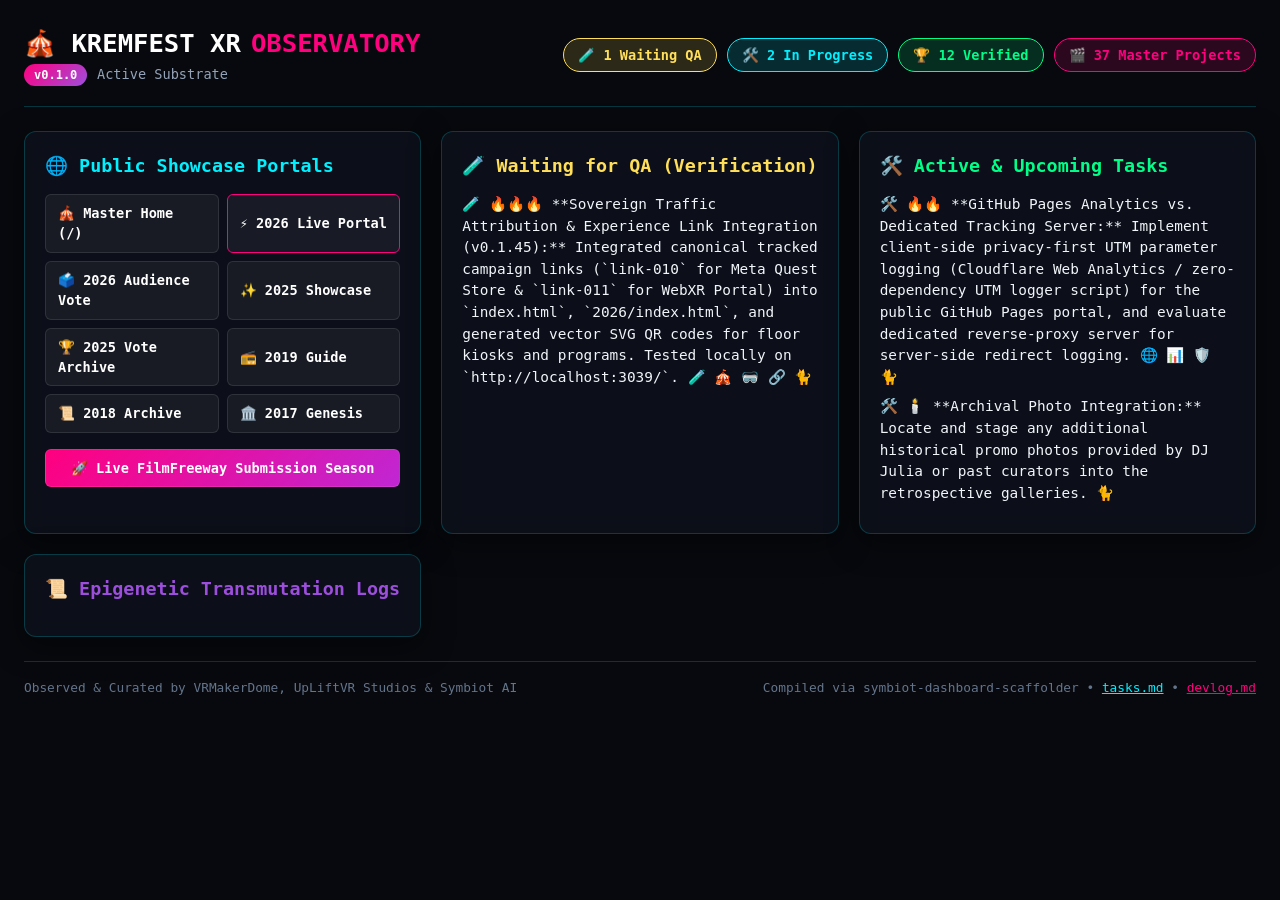
<file: dashboard/index.html>
<!DOCTYPE html>
<html lang="en">
<head>
  <meta charset="UTF-8">
  <meta name="viewport" content="width=device-width, initial-scale=1.0">
  <title>🎪 KremFest XR — Telemetry Observatory (v0.1.0)</title>
  <style>
    :root {
      --bg: #07090e;
      --card-bg: rgba(13, 17, 28, 0.85);
      --border: rgba(0, 240, 255, 0.2);
      --text: #f8fafc;
      --neon-pink: #ff007f;
      --neon-cyan: #00f0ff;
      --neon-yellow: #ffde59;
      --neon-green: #00ff88;
      --neon-purple: #9d4edd;
    }
    * { box-sizing: border-box; margin: 0; padding: 0; }
    body {
      background: var(--bg);
      color: var(--text);
      font-family: -apple-system, BlinkMacSystemFont, "Segoe UI", Roboto, monospace;
      padding: 24px;
      line-height: 1.5;
    }
    .header {
      display: flex;
      justify-content: space-between;
      align-items: center;
      flex-wrap: wrap;
      gap: 16px;
      padding-bottom: 20px;
      border-bottom: 1px solid var(--border);
      margin-bottom: 24px;
    }
    .title-group h1 {
      font-size: 1.6rem;
      font-weight: 900;
      color: #fff;
      display: flex;
      align-items: center;
      gap: 10px;
    }
    .version-tag {
      background: linear-gradient(135deg, var(--neon-pink), var(--neon-purple));
      color: #fff;
      font-size: 0.75rem;
      padding: 4px 10px;
      border-radius: 9999px;
      font-weight: 800;
    }
    .stats-row {
      display: flex;
      gap: 10px;
      flex-wrap: wrap;
    }
    .stat-pill {
      padding: 6px 14px;
      border-radius: 9999px;
      font-size: 0.85rem;
      font-weight: 700;
    }
    .pill-qa { background: rgba(255, 222, 89, 0.15); border: 1px solid var(--neon-yellow); color: var(--neon-yellow); }
    .pill-prog { background: rgba(0, 240, 255, 0.15); border: 1px solid var(--neon-cyan); color: var(--neon-cyan); }
    .pill-done { background: rgba(0, 255, 136, 0.15); border: 1px solid var(--neon-green); color: var(--neon-green); }
    .pill-meta { background: rgba(255, 0, 127, 0.15); border: 1px solid var(--neon-pink); color: var(--neon-pink); }
    
    .grid {
      display: grid;
      grid-template-columns: repeat(auto-fit, minmax(320px, 1fr));
      gap: 20px;
    }
    .card {
      background: var(--card-bg);
      border: 1px solid var(--border);
      border-radius: 12px;
      padding: 20px;
      backdrop-filter: blur(10px);
      box-shadow: 0 8px 30px rgba(0,0,0,0.5);
    }
    .card h2 {
      font-size: 1.15rem;
      font-weight: 800;
      margin-bottom: 14px;
      display: flex;
      align-items: center;
      justify-content: space-between;
    }
    .portal-link {
      display: inline-flex;
      align-items: center;
      gap: 6px;
      padding: 8px 12px;
      background: rgba(255, 255, 255, 0.05);
      border: 1px solid rgba(255, 255, 255, 0.1);
      border-radius: 6px;
      color: #fff;
      text-decoration: none;
      font-size: 0.85rem;
      font-weight: 600;
      transition: all 0.2s;
    }
    .portal-link:hover {
      background: rgba(0, 240, 255, 0.2);
      border-color: var(--neon-cyan);
      box-shadow: 0 0 10px rgba(0, 240, 255, 0.3);
    }
    .portals-grid {
      display: grid;
      grid-template-columns: 1fr 1fr;
      gap: 8px;
    }
  </style>
</head>
<body>
  <header class="header">
    <div class="title-group">
      <h1>🎪 KREMFEST XR <span style="color:var(--neon-pink);">OBSERVATORY</span></h1>
      <span class="version-tag">v0.1.0</span>
      <span style="color:#94a3b8; font-size:0.85rem;">Active Substrate</span>
    </div>
    <div class="stats-row">
      <span class="stat-pill pill-qa">🧪 1 Waiting QA</span>
      <span class="stat-pill pill-prog">🛠️ 2 In Progress</span>
      <span class="stat-pill pill-done">🏆 12 Verified</span>
      <span class="stat-pill pill-meta">🎬 37 Master Projects</span>
    </div>
  </header>

  <div class="grid">
    <!-- Quick Nav Portals -->
    <div class="card">
      <h2 style="color:var(--neon-cyan);">🌐 Public Showcase Portals</h2>
      <div class="portals-grid">
        <a href="../index.html" class="portal-link">🎪 Master Home (/)</a>
        <a href="../2026/index.html" class="portal-link" style="border-color:var(--neon-pink);">⚡ 2026 Live Portal</a>
        <a href="../2026/vote/index.html" class="portal-link">🗳️ 2026 Audience Vote</a>
        <a href="../2025/index.html" class="portal-link">✨ 2025 Showcase</a>
        <a href="../2025/vote/index.html" class="portal-link">🏆 2025 Vote Archive</a>
        <a href="../2019/index.html" class="portal-link">📻 2019 Guide</a>
        <a href="../2018/index.html" class="portal-link">📜 2018 Archive</a>
        <a href="../2017/index.html" class="portal-link">🏛️ 2017 Genesis</a>
      </div>
      <div style="margin-top:16px;">
        <a href="https://filmfreeway.com/KremFest" target="_blank" class="portal-link" style="width:100%; justify-content:center; background:linear-gradient(135deg, #ff007f, #c026d3);">🚀 Live FilmFreeway Submission Season</a>
      </div>
    </div>

    <!-- Active Tasks Staged for QA -->
    <div class="card">
      <h2 style="color:var(--neon-yellow);">🧪 Waiting for QA (Verification)</h2>
      <ul style="list-style:none; padding:0;">
        <li style="margin-bottom:8px; color:#f1f5f9; font-size:0.9rem;">🧪 🔥🔥🔥 **Sovereign Traffic Attribution & Experience Link Integration (v0.1.45):** Integrated canonical tracked campaign links (`link-010` for Meta Quest Store & `link-011` for WebXR Portal) into `index.html`, `2026/index.html`, and generated vector SVG QR codes for floor kiosks and programs. Tested locally on `http://localhost:3039/`. 🧪 🎪 🥽 🔗 🐈</li>
      </ul>
    </div>

    <!-- Active Roadmap -->
    <div class="card">
      <h2 style="color:var(--neon-green);">🛠️ Active & Upcoming Tasks</h2>
      <ul style="list-style:none; padding:0;">
        <li style="margin-bottom:8px; color:#f1f5f9; font-size:0.9rem;">🛠️ 🔥🔥 **GitHub Pages Analytics vs. Dedicated Tracking Server:** Implement client-side privacy-first UTM parameter logging (Cloudflare Web Analytics / zero-dependency UTM logger script) for the public GitHub Pages portal, and evaluate dedicated reverse-proxy server for server-side redirect logging. 🌐 📊 🛡️ 🐈</li><li style="margin-bottom:8px; color:#f1f5f9; font-size:0.9rem;">🛠️ 🕯️ **Archival Photo Integration:** Locate and stage any additional historical promo photos provided by DJ Julia or past curators into the retrospective galleries. 🐈</li>
      </ul>
    </div>

    <!-- Epigenetic Logs -->
    <div class="card">
      <h2 style="color:var(--neon-purple);">📜 Epigenetic Transmutation Logs</h2>
      
    </div>
  </div>

  <div style="margin-top:24px; padding-top:16px; border-top:1px solid var(--border); display:flex; justify-content:space-between; font-size:0.8rem; color:#64748b;">
    <div>Observed & Curated by VRMakerDome, UpLiftVR Studios & Symbiot AI</div>
    <div>Compiled via <code>symbiot-dashboard-scaffolder</code> • <a href="../tasks.md" style="color:var(--neon-cyan);">tasks.md</a> • <a href="../devlog.md" style="color:var(--neon-pink);">devlog.md</a></div>
  </div>
</body>
</html>
</file>
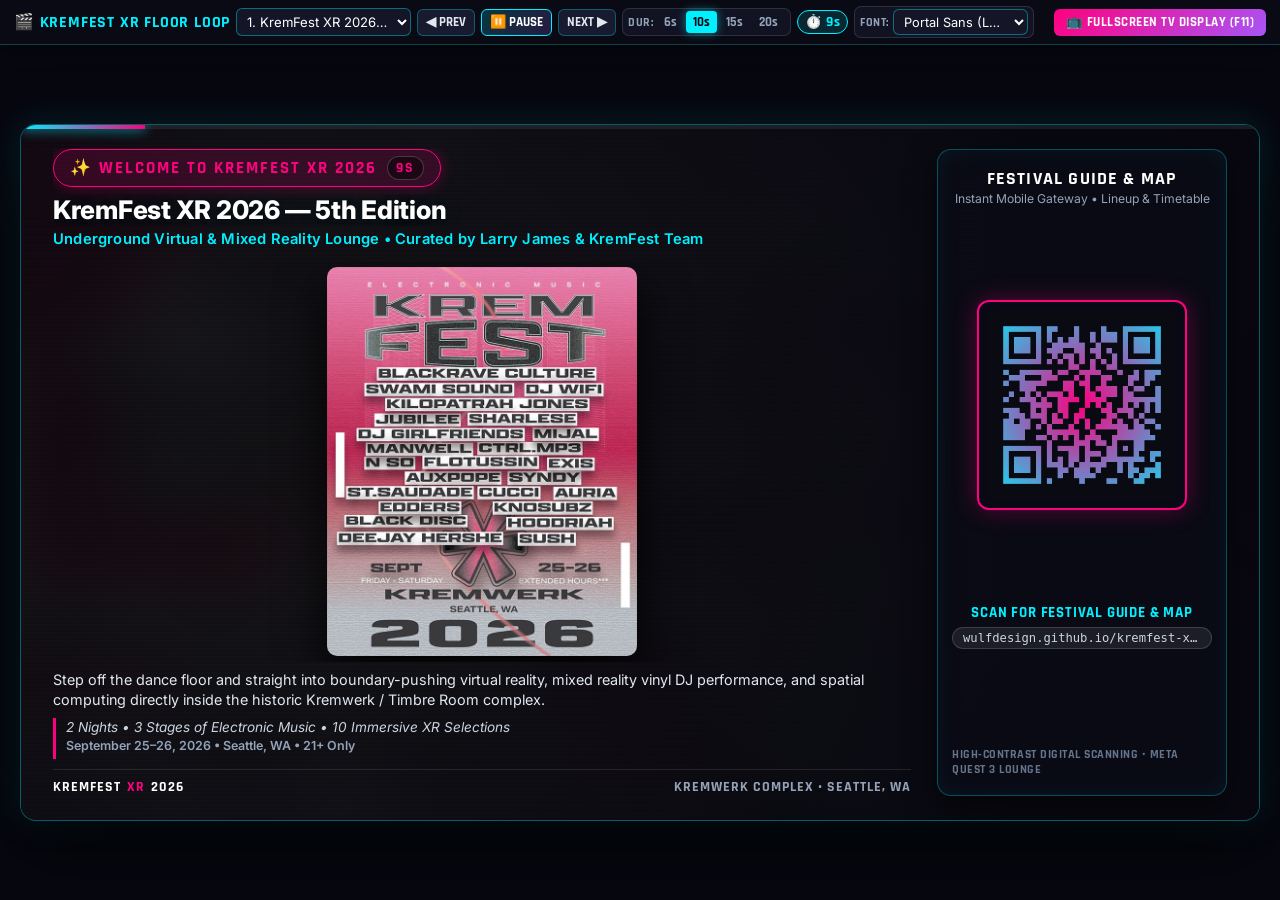
<file: sizzle/index.html>
<!DOCTYPE html>
<html lang="en">
<head>
  <meta charset="UTF-8">
  <meta name="viewport" content="width=device-width, initial-scale=1.0">
  <title>KremFest XR 2026 — Sizzle Reel & Floor Loop</title>
  <link rel="preconnect" href="https://fonts.googleapis.com">
  <link rel="preconnect" href="https://fonts.gstatic.com" crossorigin>
  <link href="https://fonts.googleapis.com/css2?family=Inter:wght@400;500;600;700;800&family=Outfit:wght@600;700;800;900&family=Rajdhani:wght@600;700;800&family=Space+Grotesk:wght@600;700&family=Syne:wght@700;800&family=Unbounded:wght@700;800;900&display=swap" rel="stylesheet">
  <style>
    :root {
      --bg-dark: #070710;
      --card-bg: rgba(12, 13, 24, 0.94);
      --neon-cyan: #00f0ff;
      --neon-pink: #ff007f;
      --neon-purple: #a855f7;
      --neon-green: #00ff88;
      --text-main: #f8f9fa;
      --text-dim: #94a3b8;
    }
    * {
      box-sizing: border-box;
      margin: 0;
      padding: 0;
    }
    body {
      background: var(--bg-dark);
      color: var(--text-main);
      font-family: 'Inter', -apple-system, sans-serif;
      overflow-x: hidden;
      display: flex;
      flex-direction: column;
      align-items: center;
      min-height: 100vh;
    }

    /* Control Toolbar */
    .controls-bar {
      position: sticky;
      top: 0;
      z-index: 1000;
      width: 100%;
      background: rgba(10, 11, 20, 0.96);
      backdrop-filter: blur(14px);
      border-bottom: 1px solid rgba(0, 240, 255, 0.25);
      padding: 6px 14px;
      display: flex;
      align-items: center;
      gap: 8px;
      flex-wrap: nowrap;
      white-space: nowrap;
      justify-content: space-between;
      box-shadow: 0 4px 20px rgba(0,0,0,0.6);
      overflow-x: auto;
      scrollbar-width: none;
    }
    .controls-bar::-webkit-scrollbar {
      display: none;
    }
    .controls-left {
      display: flex;
      align-items: center;
      gap: 6px;
      flex-wrap: nowrap;
      white-space: nowrap;
      flex-shrink: 1;
      min-width: 0;
    }
    .controls-title {
      font-family: 'Rajdhani', sans-serif;
      font-size: 1.0rem;
      font-weight: 800;
      color: var(--neon-cyan);
      letter-spacing: 0.8px;
      display: flex;
      align-items: center;
      gap: 5px;
      white-space: nowrap;
      flex-shrink: 0;
    }
    .select-card {
      background: #141628;
      color: #fff;
      border: 1px solid rgba(0, 240, 255, 0.4);
      padding: 4px 6px;
      border-radius: 6px;
      font-family: 'Inter', sans-serif;
      font-size: 0.82rem;
      cursor: pointer;
      max-width: 175px;
      white-space: nowrap;
      overflow: hidden;
      text-overflow: ellipsis;
      flex-shrink: 1;
    }
    .select-card:focus {
      outline: none;
      border-color: var(--neon-cyan);
      box-shadow: 0 0 10px rgba(0, 240, 255, 0.4);
    }
    .btn-nav {
      padding: 4px 8px;
      border-radius: 6px;
      font-family: 'Rajdhani', sans-serif;
      font-weight: 700;
      font-size: 0.82rem;
      cursor: pointer;
      border: 1px solid rgba(0, 240, 255, 0.3);
      background: #181b30;
      color: #e2e8f0;
      transition: all 0.2s ease;
      display: inline-flex;
      align-items: center;
      gap: 4px;
      white-space: nowrap;
      flex-shrink: 0;
    }
    .btn-nav:hover {
      background: rgba(0, 240, 255, 0.15);
      border-color: var(--neon-cyan);
      color: var(--neon-cyan);
    }
    .btn-play-pause {
      background: linear-gradient(135deg, rgba(0, 240, 255, 0.2), rgba(168, 85, 247, 0.2));
      border: 1px solid var(--neon-cyan);
      color: #fff;
    }
    .btn-play-pause.paused {
      background: rgba(255, 0, 127, 0.2);
      border-color: var(--neon-pink);
      color: var(--neon-pink);
    }

    /* Duration Settings Group */
    .duration-group {
      display: flex;
      align-items: center;
      gap: 2px;
      background: rgba(20, 22, 40, 0.8);
      padding: 2px 5px;
      border-radius: 7px;
      border: 1px solid rgba(255, 255, 255, 0.12);
      flex-shrink: 0;
      white-space: nowrap;
    }
    .duration-label {
      font-family: 'Rajdhani', sans-serif;
      font-weight: 700;
      font-size: 0.78rem;
      color: var(--text-dim);
      letter-spacing: 0.5px;
      text-transform: uppercase;
      margin-right: 2px;
    }
    .btn-dur {
      padding: 2px 6px;
      border-radius: 4px;
      font-family: 'Rajdhani', sans-serif;
      font-weight: 700;
      font-size: 0.80rem;
      cursor: pointer;
      border: 1px solid transparent;
      background: transparent;
      color: #94a3b8;
      transition: all 0.15s ease;
    }
    .btn-dur:hover {
      color: #fff;
      background: rgba(255, 255, 255, 0.08);
    }
    .btn-dur.active {
      background: var(--neon-cyan);
      color: #070710;
      font-weight: 800;
      box-shadow: 0 0 10px rgba(0, 240, 255, 0.5);
    }

    /* Countdown Pill in Toolbar */
    .ticker-pill {
      display: inline-flex;
      align-items: center;
      gap: 4px;
      font-family: 'Rajdhani', sans-serif;
      font-weight: 800;
      font-size: 0.86rem;
      color: var(--neon-cyan);
      background: rgba(0, 240, 255, 0.12);
      border: 1px solid var(--neon-cyan);
      padding: 2px 7px;
      border-radius: 20px;
      letter-spacing: 0.5px;
      flex-shrink: 0;
      white-space: nowrap;
    }

    .controls-right {
      display: flex;
      align-items: center;
      gap: 8px;
      flex-shrink: 0;
      white-space: nowrap;
    }
    .btn-fullscreen {
      background: linear-gradient(135deg, #ff007f, #a855f7);
      color: #fff;
      border: none;
      padding: 5px 12px;
      border-radius: 6px;
      font-family: 'Rajdhani', sans-serif;
      font-weight: 700;
      font-size: 0.84rem;
      cursor: pointer;
      letter-spacing: 0.5px;
      transition: opacity 0.2s ease;
      white-space: nowrap;
      flex-shrink: 0;
    }
    .btn-fullscreen:hover {
      opacity: 0.9;
    }

    /* 16:9 Canvas Viewport */
    .viewport-container {
      flex: 1;
      display: flex;
      justify-content: center;
      align-items: center;
      padding: 24px 20px;
      width: 100%;
    }
    .card-16-9 {
      width: 100%;
      max-width: 1440px;
      aspect-ratio: 16 / 9;
      background: var(--card-bg);
      border-radius: 16px;
      border: 1.5px solid rgba(0, 240, 255, 0.35);
      box-shadow: 0 25px 70px rgba(0, 0, 0, 0.85), 0 0 35px rgba(0, 240, 255, 0.15);
      position: relative;
      overflow: hidden;
      display: grid;
      grid-template-columns: 1fr 290px;
      padding: 24px 32px;
      gap: 26px;
      transition: all 0.3s ease;
    }

    /* Real-time neon progress bar at the top of card */
    .slide-progress-track {
      position: absolute;
      top: 0;
      left: 0;
      right: 0;
      height: 4px;
      background: rgba(255, 255, 255, 0.08);
      z-index: 10;
    }
    .slide-progress-bar {
      height: 100%;
      width: 0%;
      background: linear-gradient(90deg, var(--neon-cyan), var(--neon-pink));
      box-shadow: 0 0 12px var(--neon-cyan);
      transition: width 0.2s linear;
    }

    /* Background blurred art & scanlines */
    .card-backdrop {
      position: absolute;
      inset: 0;
      background-size: cover;
      background-position: center;
      filter: blur(28px) brightness(0.2);
      transform: scale(1.15);
      z-index: 1;
    }
    .card-scanlines {
      position: absolute;
      inset: 0;
      background: repeating-linear-gradient(0deg, rgba(0,0,0,0.12), rgba(0,0,0,0.12) 2px, transparent 2px, transparent 4px);
      pointer-events: none;
      z-index: 2;
    }
    .card-overlay {
      position: absolute;
      inset: 0;
      background: radial-gradient(circle at 20% 50%, rgba(7, 7, 16, 0.35) 0%, rgba(7, 7, 16, 0.94) 80%);
      z-index: 2;
    }

    /* Content Columns */
    .col-left {
      position: relative;
      z-index: 3;
      display: flex;
      flex-direction: column;
      justify-content: space-between;
      height: 100%;
      min-height: 0;
      min-width: 0;
      overflow: hidden;
    }
    .col-left-header {
      flex-shrink: 0;
    }
    .col-left-media {
      flex: 1 1 0;
      display: flex;
      align-items: center;
      justify-content: center;
      min-height: 0;
      min-width: 0;
      width: 100%;
      height: 100%;
      margin: 4px 0 8px 0;
      position: relative;
      overflow: hidden;
    }
    .col-left-bottom {
      flex-shrink: 0;
      display: flex;
      flex-direction: column;
      gap: 6px;
      margin-top: auto;
    }

    .col-right {
      position: relative;
      z-index: 3;
      display: flex;
      flex-direction: column;
      justify-content: space-between;
      align-items: center;
      background: rgba(10, 12, 22, 0.9);
      border: 1px solid rgba(0, 240, 255, 0.3);
      border-radius: 14px;
      padding: 18px 14px;
      backdrop-filter: blur(12px);
      box-shadow: inset 0 0 25px rgba(0, 240, 255, 0.06), 0 10px 30px rgba(0, 0, 0, 0.6);
      min-width: 0;
      width: 100%;
    }

    /* Header Cue Pill */
    .cue-pill {
      display: inline-flex;
      align-items: center;
      gap: 10px;
      font-family: 'Rajdhani', sans-serif;
      font-size: 1.05rem;
      font-weight: 800;
      letter-spacing: 2px;
      text-transform: uppercase;
      padding: 6px 16px;
      border-radius: 30px;
      margin-bottom: 8px;
      width: fit-content;
      box-shadow: 0 0 15px rgba(0, 240, 255, 0.25);
    }
    .cue-pill.welcome {
      background: rgba(255, 0, 127, 0.15);
      border: 1px solid var(--neon-pink);
      color: var(--neon-pink);
      box-shadow: 0 0 15px rgba(255, 0, 127, 0.3);
    }
    .cue-pill.glance {
      background: rgba(0, 240, 255, 0.15);
      border: 1px solid var(--neon-cyan);
      color: var(--neon-cyan);
      box-shadow: 0 0 15px rgba(0, 240, 255, 0.3);
    }
    .cue-pill.headliner {
      background: rgba(0, 240, 255, 0.15);
      border: 1px solid var(--neon-cyan);
      color: var(--neon-cyan);
      box-shadow: 0 0 15px rgba(0, 240, 255, 0.3);
    }
    .cue-pill.spotlight {
      background: rgba(168, 85, 247, 0.15);
      border: 1px solid var(--neon-purple);
      color: var(--neon-purple);
      box-shadow: 0 0 15px rgba(168, 85, 247, 0.3);
    }
    .cue-pill.selection {
      background: rgba(245, 158, 11, 0.15);
      border: 1px solid #f59e0b;
      color: #fbbf24;
      box-shadow: 0 0 15px rgba(245, 158, 11, 0.3);
    }
    .cue-countdown-badge {
      background: rgba(0, 0, 0, 0.45);
      padding: 2px 8px;
      border-radius: 12px;
      font-size: 0.9rem;
      border: 1px solid rgba(255, 255, 255, 0.2);
    }

    .card-title {
      font-family: -apple-system, BlinkMacSystemFont, 'Segoe UI', Roboto, 'Inter', sans-serif;
      font-size: clamp(1.4rem, 2.0vw, 2.2rem);
      font-weight: 800;
      line-height: 1.15;
      letter-spacing: -0.01em;
      color: #ffffff;
      text-shadow: 0 2px 14px rgba(0, 0, 0, 0.9), 0 0 25px rgba(0, 240, 255, 0.18);
      margin-bottom: 4px;
      padding-bottom: 2px;
      white-space: nowrap;
      overflow: hidden;
      text-overflow: ellipsis;
    }
    .card-byline {
      font-family: 'Inter', sans-serif;
      font-size: clamp(0.92rem, 1.1vw, 1.05rem);
      color: var(--neon-cyan);
      font-weight: 600;
      letter-spacing: 0.2px;
      margin-bottom: 6px;
      padding-bottom: 2px;
      line-height: 1.3;
    }

    /* HERO POSTER STAGE - UNBORDERED, FLEXIBLE, 100% AUTO-RESIZING CONSTRAINED ASPECT RATIO */
    .hero-thumb-box {
      width: 100%;
      height: 100%;
      flex: 1 1 0;
      min-height: 0;
      min-width: 0;
      display: flex;
      align-items: center;
      justify-content: center;
      background: transparent;
      border: none !important;
      box-shadow: none !important;
      padding: 6px 10px;
      box-sizing: border-box;
    }

    .hero-thumb-box .hero-thumb-bg {
      display: none;
    }

    .hero-thumb-box .hero-thumb-img {
      max-width: 100%;
      max-height: 100%;
      width: auto;
      height: auto;
      object-fit: contain;
      display: block;
      border: none !important;
      border-radius: 10px;
      box-shadow: 0 18px 45px rgba(0, 0, 0, 0.9);
      margin: 0 auto;
      padding: 0;
    }

    .hero-thumb-box.mode-portrait .hero-thumb-img {
      box-shadow: 0 20px 50px rgba(0, 0, 0, 0.95);
    }

    .card-logline {
      font-size: clamp(0.9rem, 1.05vw, 1rem);
      line-height: 1.4;
      color: #e2e8f0;
      font-weight: 400;
      margin: 0;
      padding-bottom: 2px;
    }
    .card-quote {
      font-style: italic;
      color: #cbd5e1;
      font-size: 0.85rem;
      line-height: 1.35;
      border-left: 3px solid var(--neon-pink);
      padding-left: 10px;
      margin: 0;
      padding-bottom: 2px;
      transition: border-color 0.25s ease;
    }
    .card-quote-source {
      font-style: normal;
      color: var(--text-dim);
      font-size: 0.78rem;
      font-weight: 600;
      margin-top: 2px;
      padding-bottom: 2px;
    }

    /* Right Column: QR Code HUD */
    .qr-hud-header {
      text-align: center;
      width: 100%;
    }
    .qr-hud-title {
      font-family: 'Rajdhani', sans-serif;
      font-size: 1.15rem;
      font-weight: 800;
      letter-spacing: 1.2px;
      color: #ffffff;
      margin-bottom: 2px;
      text-transform: uppercase;
      line-height: 1.2;
    }
    .qr-hud-sub {
      font-size: 0.76rem;
      color: var(--text-dim);
      line-height: 1.2;
    }

    /* QR Code Display Container */
    .qr-stage-box {
      position: relative;
      width: 210px;
      height: 210px;
      aspect-ratio: 1;
      background: #080914;
      border-radius: 12px;
      padding: 8px;
      border: 2px solid var(--neon-cyan);
      box-shadow: 0 0 25px rgba(0, 240, 255, 0.35);
      display: flex;
      justify-content: center;
      align-items: center;
      margin: 8px 0;
      transition: all 0.3s ease;
    }
    .qr-stage-img {
      width: 100%;
      height: 100%;
      display: block;
      border-radius: 6px;
      object-fit: contain;
    }

    .qr-action-cta {
      font-family: 'Rajdhani', sans-serif;
      font-size: 0.95rem;
      font-weight: 800;
      color: var(--neon-cyan);
      letter-spacing: 0.8px;
      text-align: center;
      margin-bottom: 5px;
      text-transform: uppercase;
      line-height: 1.2;
    }
    .qr-url-pill {
      font-family: monospace;
      font-size: 0.76rem;
      background: rgba(255, 255, 255, 0.08);
      padding: 3px 10px;
      border-radius: 20px;
      color: #cbd5e1;
      border: 1px solid rgba(255, 255, 255, 0.15);
      display: inline-block;
      max-width: 100%;
      overflow: hidden;
      text-overflow: ellipsis;
      white-space: nowrap;
    }

    /* Footer Meta Watermark */
    .card-footer {
      width: 100%;
      display: flex;
      justify-content: space-between;
      align-items: center;
      font-family: 'Rajdhani', sans-serif;
      font-weight: 700;
      font-size: 0.88rem;
      letter-spacing: 1px;
      color: var(--text-dim);
      border-top: 1px solid rgba(255, 255, 255, 0.1);
      padding-top: 8px;
      margin-top: 4px;
    }
    .watermark-logo {
      color: #ffffff;
      display: flex;
      align-items: center;
      gap: 6px;
    }
    .watermark-logo span {
      color: var(--neon-pink);
    }

    /* Fullscreen helper */
    :fullscreen .controls-bar {
      display: none;
    }
    :fullscreen .viewport-container {
      padding: 0;
      height: 100vh;
      max-width: 100vw;
    }
    :fullscreen .card-16-9 {
      width: 100vw;
      height: 100vh;
      max-width: 100vw;
      max-height: 100vh;
      border-radius: 0;
      border: none;
      box-shadow: none;
      padding: 24px 36px;
      gap: 28px;
      grid-template-columns: 1fr 310px;
    }
    :fullscreen .hero-thumb-box {
      padding: 8px 14px;
    }
    :fullscreen .card-title {
      font-size: clamp(1.8rem, 2.4vw, 2.8rem);
    }
    :fullscreen .card-byline {
      font-size: clamp(1.05rem, 1.25vw, 1.25rem);
    }
    :fullscreen .card-logline {
      font-size: clamp(1.05rem, 1.2vw, 1.2rem);
    }
    :fullscreen .card-quote {
      font-size: 0.96rem;
    }
  </style>
</head>
<body>

  <!-- Controls Bar -->
  <header class="controls-bar" id="controlsBar">
    <div class="controls-left">
      <div class="controls-title">🎬 KREMFEST XR FLOOR LOOP</div>
      
      <select id="slideSelect" class="select-card" onchange="jumpToSlide(parseInt(this.value))">
        <option value="0">1. KremFest XR 2026 — 5th Edition</option><option value="1">2. 2026 Showcase Lineup at a Glance</option><option value="2">3. UpLiftVR 'Maiden Flight' Balloon Ride</option><option value="3">4. High Desert Eclipse</option><option value="4">5. Trip the Light: Let's Dance!</option><option value="5">6. djay by Algoriddim</option><option value="6">7. CONNECTOME</option><option value="7">8. CONSTELLATIONS: Touch the Stars</option><option value="8">9. Project Hydra: Iterations</option><option value="9">10. Artemis: The Free Return</option><option value="10">11. We Are Dead Animals</option><option value="11">12. Firedrake VR: The Wizard's Warren Demo</option>
      </select>

      <button class="btn-nav" onclick="prevSlide()" title="Previous Slide (Left Arrow)">◀ PREV</button>
      <button class="btn-nav btn-play-pause" id="btnPlayPause" onclick="togglePlay()" title="Play / Pause (Spacebar)">⏸️ PAUSE</button>
      <button class="btn-nav" onclick="nextSlide()" title="Next Slide (Right Arrow)">NEXT ▶</button>

      <!-- Duration Presets (Compact: 6s, 10s, 15s, 20s) -->
      <div class="duration-group">
        <span class="duration-label">DUR:</span>
        <button class="btn-dur" onclick="setDuration(6)">6s</button>
        <button class="btn-dur active" id="dur10" onclick="setDuration(10)">10s</button>
        <button class="btn-dur" onclick="setDuration(15)">15s</button>
        <button class="btn-dur" onclick="setDuration(20)">20s</button>
      </div>

      <div class="ticker-pill" id="controlsTicker">⏱️ 10s</div>

      <!-- Live Title Font Switcher -->
      <div class="duration-group">
        <span class="duration-label">FONT:</span>
        <select id="fontSelect" class="select-card" style="max-width:135px; padding:2px 6px; font-size:0.80rem; height:26px;" onchange="setTitleFont(this.value)" title="Choose heading typeface">
          <option value="Portal Sans" selected>Portal Sans (Landing Page)</option>
          <option value="Outfit">Outfit (Clean Sans)</option>
          <option value="Rajdhani">Rajdhani (Tech)</option>
          <option value="Space Grotesk">Space Grotesk</option>
          <option value="Syne">Syne (Wide)</option>
        </select>
      </div>
    </div>

    <div class="controls-right">
      <button class="btn-fullscreen" onclick="toggleFullscreen()">📺 FULLSCREEN TV DISPLAY (F11)</button>
    </div>
  </header>

  <!-- 16:9 Canvas Viewport -->
  <main class="viewport-container">
    <div class="card-16-9" id="splashCard">
      <!-- Progress Bar -->
      <div class="slide-progress-track">
        <div class="slide-progress-bar" id="slideProgressBar"></div>
      </div>

      <!-- Background Layers -->
      <div class="card-backdrop" id="cardBackdrop"></div>
      <div class="card-scanlines"></div>
      <div class="card-overlay"></div>

      <!-- Left Column: Media & Info -->
      <div class="col-left">
        <!-- Zone 1: Top Header -->
        <div class="col-left-header">
          <div class="cue-pill welcome" id="cuePill">
            <span id="cueLabelText">✨ WELCOME TO KREMFEST XR 2026</span>
            <span class="cue-countdown-badge" id="cueCountdownBadge">10s</span>
          </div>

          <h1 class="card-title" id="cardTitle">KremFest XR 2026 — 5th Edition</h1>
          <div class="card-byline" id="cardByline">Underground Virtual &amp; Mixed Reality Lounge • Curated by Larry James &amp; KremFest Team</div>
        </div>

        <!-- Zone 2: Flexible Hero Media Stage -->
        <div class="col-left-media">
          <div class="hero-thumb-box mode-portrait" id="heroThumbBox">
            <img class="hero-thumb-img is-portrait" id="heroThumbImg" src="../assets/images/2026/kremfest_2026_poster.jpg" alt="Poster Key Art">
          </div>
        </div>

        <!-- Zone 3: Bottom Anchor Copy & Metadata -->
        <div class="col-left-bottom">
          <p class="card-logline" id="cardLogline">Step off the dance floor and straight into boundary-pushing spatial immersion.</p>
          <div class="card-quote" id="cardQuote">
            <span id="cardQuoteText">2 Nights • 3 Stages of Electronic Music • 10 Immersive XR Selections</span>
            <div class="card-quote-source" id="cardQuoteSource">September 25–26, 2026 • Seattle, WA • 21+ Only</div>
          </div>

          <div class="card-footer">
            <div class="watermark-logo">KREMFEST <span>XR</span> 2026</div>
            <div id="footerVenue">KREMWERK COMPLEX • SEATTLE, WA</div>
          </div>
        </div>
      </div>

      <!-- Right Column: High-Contrast Scannable QR HUD -->
      <div class="col-right">
        <div class="qr-hud-header">
          <div class="qr-hud-title" id="qrHeader">FESTIVAL GUIDE & MAP</div>
          <div class="qr-hud-sub" id="qrSub">Instant Mobile Gateway • Lineup & Timetable</div>
        </div>

        <div class="qr-stage-box" id="qrStageBox">
          <img class="qr-stage-img" id="qrStageImg" src="../assets/images/qr/qr_portal_main_neon.png" alt="QR Code">
        </div>

        <div style="text-align:center; width:100%;">
          <div class="qr-action-cta" id="qrActionCta">SCAN FOR FESTIVAL GUIDE & MAP</div>
          <div class="qr-url-pill" id="qrUrlPill">wulfdesign.github.io/kremfest-xr/2026/</div>
        </div>

        <div class="card-footer" style="justify-content:center; border:none; padding:0; margin-top:8px;">
          <div style="font-size:0.75rem; color:#64748b; letter-spacing:0.5px;">HIGH-CONTRAST DIGITAL SCANNING • META QUEST 3 LOUNGE</div>
        </div>
      </div>
    </div>
  </main>

  <script>
    const slides = [{"id": "intro", "type": "intro", "aspect": "portrait", "title": "KremFest XR 2026 \u2014 5th Edition", "subtitle": "Underground Virtual & Mixed Reality Lounge", "directors": "Curated by Larry James & KremFest Team", "category": "Festival Welcome", "badge_color": "#ff007f", "key_art": "assets/images/2026/kremfest_2026_poster.jpg", "cue_label": "\u2728 WELCOME TO KREMFEST XR 2026", "cue_type": "welcome", "logline": "Step off the dance floor and straight into boundary-pushing virtual reality, mixed reality vinyl DJ performance, and spatial computing directly inside the historic Kremwerk / Timbre Room complex.", "quote": "2 Nights \u2022 3 Stages of Electronic Music \u2022 10 Immersive XR Selections", "quote_source": "September 25\u201326, 2026 \u2022 Seattle, WA \u2022 21+ Only", "qr_image": "assets/images/qr/qr_portal_main_neon.png", "qr_header": "FESTIVAL GUIDE & MAP", "qr_sub": "Instant Mobile Gateway \u2022 Lineup & Timetable", "qr_label": "SCAN FOR FESTIVAL GUIDE & MAP", "qr_url": "wulfdesign.github.io/kremfest-xr/2026/"}, {"id": "lineup-glance", "type": "glance", "aspect": "landscape", "title": "2026 Showcase Lineup at a Glance", "subtitle": "10 Official Selections \u2022 Headliners, VIP Spotlights & Juried VR/MR", "directors": "International Indie Creators & Studios", "category": "Full Lineup", "badge_color": "#00f0ff", "key_art": "assets/images/2026/kremfest_xr_2026_lineup_one_sheet.png", "cue_label": "\ud83d\udccb 2026 OFFICIAL LINEUP AT A GLANCE", "cue_type": "glance", "logline": "All 10 official selections are live in the XR Lounge across both festival nights. Cast your vote on your smartphone for the 2026 Audience Choice Award!", "quote": "Vote online for your favorite experience throughout the weekend. Every attendee gets one vote!", "quote_source": "Audience Choice Ballot Open Friday 10 PM \u2013 Sunday 2 AM", "qr_image": "assets/images/qr/qr_vote_ballot_neon.png", "qr_header": "CAST YOUR BALLOT", "qr_sub": "2026 Audience Choice Award", "qr_label": "SCAN TO VOTE FOR AUDIENCE CHOICE", "qr_url": "wulfdesign.github.io/kremfest-xr/2026/vote/"}, {"id": "maiden-flight", "type": "experience", "aspect": "landscape", "title": "UpLiftVR 'Maiden Flight' Balloon Ride", "subtitle": "Interactive Room-Scale VR Installation", "directors": "Larry James & Julia Jackson", "category": "Headliner", "badge_color": "#00f0ff", "key_art": "assets/images/headliners/maiden_flight_banner.jpg", "cue_label": "\ud83c\udf88 HEADLINER SELECTION", "cue_type": "headliner", "logline": "Ascend into the heavens on a dreamy balloon ride overlooking a lucent surreal terrain.", "quote": "One of the most powerful experiences in the [SIFF] VR-Zone isn't a film but a piece of whimsical semi-interactive entertainment.", "quote_source": "The Seattle Times", "qr_image": "assets/images/qr/qr_maiden_flight_web_neon.png", "qr_header": "POINT PHONE CAMERA", "qr_sub": "Instant On-Premise Mobile Gateway", "qr_label": "SCAN FOR EARLY ACCESS & INFO", "qr_url": "upliftvr.itch.io"}, {"id": "high-desert-eclipse", "type": "experience", "aspect": "landscape", "title": "High Desert Eclipse", "subtitle": "4K 360\u00b0 Total Solar Eclipse Documentary", "directors": "Larry James & Julia Jackson", "category": "Headliner", "badge_color": "#00f0ff", "key_art": "assets/images/headliners/high_desert_eclipse_banner.jpg", "cue_label": "\ud83c\udf18 HEADLINER SELECTION", "cue_type": "headliner", "logline": "The shadow of the Moon sweeps across the Oregon high desert, turning day into twilight with a 360\u00b0 sunset horizon.", "quote": "Majestic but also chill! A once-in-a-lifetime experience that can be enjoyed by everyone.", "quote_source": "Meta Quest Community", "qr_image": "assets/images/qr/qr_hde_store_neon.png", "qr_header": "POINT PHONE CAMERA", "qr_sub": "Meta Quest Store Gateway", "qr_label": "SCAN FOR META QUEST STORE", "qr_url": "meta.com/experiences/high-desert-eclipse"}, {"id": "trip-the-light", "type": "experience", "aspect": "landscape", "title": "Trip the Light: Let's Dance!", "subtitle": "High-Energy Full-Body Rhythm & Dance Experience", "directors": "Patrick Ascolese (Dark Arts Software)", "category": "VIP Spotlight", "badge_color": "#ff007f", "key_art": "assets/images/2026/trip_the_light_2026.jpg", "cue_label": "\ud83d\udc83 VIP SPOTLIGHT", "cue_type": "spotlight", "logline": "Dance with flowing neon laser ribbons in a reactive nightclub arena built for electronic music.", "quote": "Electrifying VR music and movement in a reactive neon arena.", "quote_source": "Dark Arts Software", "qr_image": "assets/images/qr/qr_trip_the_light_store_neon.png", "qr_header": "POINT PHONE CAMERA", "qr_sub": "Meta Quest Store Gateway", "qr_label": "SCAN FOR META QUEST STORE", "qr_url": "tripthelightgame.com"}, {"id": "djay-algoriddim", "type": "experience", "aspect": "landscape", "title": "djay by Algoriddim", "subtitle": "Mixed Reality Spatial Vinyl Performance", "directors": "Algoriddim (Karim Morsy & Team)", "category": "Curated Guest Feature", "badge_color": "#00ff88", "key_art": "assets/images/2026/djay_algoriddim_2026.jpg", "cue_label": "\ud83c\udfa7 CURATED GUEST SPOTLIGHT", "cue_type": "spotlight", "logline": "Scratch hyper-realistic 3D vinyl with bare hands and floating spatial audio FX inside Kremwerk.", "quote": "The undisputed pinnacle of consumer Mixed Reality music performance.", "quote_source": "KremFest XR Curation", "qr_image": "assets/images/qr/qr_djay_store_neon.png", "qr_header": "POINT PHONE CAMERA", "qr_sub": "Mixed Reality On Meta Quest", "qr_label": "SCAN TO MIX ON META QUEST", "qr_url": "algoriddim.com/djay-meta-quest"}, {"id": "connectome", "type": "experience", "aspect": "landscape", "title": "CONNECTOME", "subtitle": "Contemplative Neural Journey & Spatial Puzzle", "directors": "Grant Hinkson (Parietal Lab)", "category": "VIP Spotlight", "badge_color": "#a855f7", "key_art": "assets/images/2026/connectome_2026.jpg", "cue_label": "\ud83e\udde0 VIP SPOTLIGHT", "cue_type": "spotlight", "logline": "Pure optical hand-tracking gestures bring ethereal neural structures to life set to ambient acoustic soundscapes.", "quote": "A space of discovery, wonder, and contemplative neural growth.", "quote_source": "Parietal Lab", "qr_image": "assets/images/qr/qr_connectome_store_neon.png", "qr_header": "POINT PHONE CAMERA", "qr_sub": "Meta Quest Store Gateway", "qr_label": "SCAN FOR META QUEST STORE", "qr_url": "connectomegame.com"}, {"id": "constellations", "type": "experience", "aspect": "landscape", "title": "CONSTELLATIONS: Touch the Stars", "subtitle": "Celestial Star-Tracing & Ambient Starfield", "directors": "Grant Hinkson (Parietal Lab)", "category": "VIP Spotlight", "badge_color": "#a855f7", "key_art": "assets/images/2026/constellations_2026.jpg", "cue_label": "\u2728 VIP SPOTLIGHT", "cue_type": "spotlight", "logline": "Physically reach out and connect stellar coordinates across all 88 official IAU astronomical constellations.", "quote": "Reach out and connect the stellar coordinates of the night sky.", "quote_source": "Parietal Lab", "qr_image": "assets/images/qr/qr_constellations_store_neon.png", "qr_header": "POINT PHONE CAMERA", "qr_sub": "Meta Quest Store Gateway", "qr_label": "SCAN FOR META QUEST STORE", "qr_url": "parietallab.com/constellations"}, {"id": "project-hydra", "type": "experience", "aspect": "landscape", "title": "Project Hydra: Iterations", "subtitle": "Generative B\u00e9zier Curves & Architectural Sound", "directors": "Grant Hinkson (Fr0gg3r)", "category": "VIP Spotlight", "badge_color": "#a855f7", "key_art": "assets/images/2026/project_hydra_2026.jpg", "cue_label": "\ud83d\udcd0 VIP SPOTLIGHT", "cue_type": "spotlight", "logline": "A monumental virtual gallery where generative pen-plotter mathematical curves explore impossible architectural scales.", "quote": "A generative system of B\u00e9zier curves at scales impossible in a physical gallery.", "quote_source": "Grant Hinkson", "qr_image": "assets/images/qr/qr_project_hydra_store_neon.png", "qr_header": "POINT PHONE CAMERA", "qr_sub": "Meta Horizon Store Gateway", "qr_label": "SCAN FOR META HORIZON STORE", "qr_url": "granthinkson.com/art"}, {"id": "artemis-lunar-flyby", "type": "experience", "aspect": "landscape", "title": "Artemis: The Free Return", "subtitle": "Interactive WebXR Orbital Sandbox & Slingshot", "directors": "Larry James (Wulf Design Studios)", "category": "Official Selection", "badge_color": "#38bdf8", "key_art": "assets/images/2026/artemis_lunar_flyby_2026.jpg", "cue_label": "\ud83d\ude80 JURIED OFFICIAL SELECTION", "cue_type": "selection", "logline": "Take the controls of Artemis II for an unscripted Newtonian slingshot around the Moon and 25,000 mph reentry.", "quote": "What does it truly feel like to leave Earth behind?", "quote_source": "Larry James, Director", "qr_image": "assets/images/qr/qr_artemis_web_neon.png", "qr_header": "POINT PHONE CAMERA", "qr_sub": "Instant WebXR In-Browser Launch", "qr_label": "SCAN TO LAUNCH WEBXR SIMULATION", "qr_url": "wulfdesign.github.io/lunar-flyby-xr"}, {"id": "we-are-dead-animals", "type": "experience", "aspect": "portrait", "title": "We Are Dead Animals", "subtitle": "IDFA DocLab Competition \u2022 Transcendental VR", "directors": "Tote Tiere Maarten (Maarten Isa\u00e4k de Heer)", "category": "Official Selection", "badge_color": "#ec4899", "key_art": "assets/images/2026/we_are_dead_animals_2026.jpg", "cue_label": "\ud83e\udd8a JURIED OFFICIAL SELECTION", "cue_type": "selection", "logline": "Bring 3D-scanned animals back to life in a surreal virtual afterlife landscape\u2014and don't forget to eat!", "quote": "A casually transcendental VR game exploring nature, death, and resurrection.", "quote_source": "IDFA DocLab 2025 World Premiere", "qr_image": "assets/images/qr/qr_dead_animals_web_neon.png", "qr_header": "POINT PHONE CAMERA", "qr_sub": "Official Film & Project Portal", "qr_label": "SCAN TO EXPLORE PROJECT & FILM", "qr_url": "wearedeadanimals.com"}, {"id": "firedrake-vr", "type": "experience", "aspect": "landscape", "title": "Firedrake VR: The Wizard's Warren Demo", "subtitle": "Interactive Liminal Dungeon Holonovel", "directors": "Jon Stone (Hues GFX)", "category": "Official Selection", "badge_color": "#f59e0b", "key_art": "assets/images/2026/firedrake_wizards_warren_2026.jpg", "cue_label": "\ud83d\udc09 JURIED OFFICIAL SELECTION", "cue_type": "selection", "logline": "Step inside a living, breathing fantasy dungeon filled with ancient magic, forgotten horrors, and atmospheric wonder.", "quote": "A living liminal space: familiar enough to invite you in, but strange enough to wonder what was here.", "quote_source": "Jon Stone, Creator", "qr_image": "assets/images/qr/qr_firedrake_web_neon.png", "qr_header": "POINT PHONE CAMERA", "qr_sub": "Official Firedrake VR Portal", "qr_label": "SCAN TO EXPLORE FIREDRAKE", "qr_url": "firedrakevr.com"}];
    let currentIdx = 0;
    let slideDuration = 10; // seconds (Default requested by user)
    let timeRemaining = slideDuration;
    let isPlaying = true;
    let timerInterval = null;
    const basePath = '../';

    function updateCard() {
      const slide = slides[currentIdx];

      // Aspect Mode: Landscape (contain, uncropped) vs Portrait (enlarged, unbordered) vs Glance (expanded one-sheet)
      const isGlance = slide.id === 'lineup-glance';
      const isPortrait = slide.aspect === 'portrait' || slide.id === 'intro' || slide.id === 'we-are-dead-animals';
      const thumbBox = document.getElementById('heroThumbBox');
      const thumbImg = document.getElementById('heroThumbImg');

      if (isGlance) {
        thumbBox.className = 'hero-thumb-box mode-glance';
        thumbImg.className = 'hero-thumb-img is-glance';
      } else if (isPortrait) {
        thumbBox.className = 'hero-thumb-box mode-portrait';
        thumbImg.className = 'hero-thumb-img is-portrait';
      } else {
        thumbBox.className = 'hero-thumb-box mode-landscape';
        thumbImg.className = 'hero-thumb-img is-landscape';
      }

      // Purge all stroke borders on artwork; clean organic filmic drop shadow
      thumbBox.style.border = 'none';
      thumbImg.style.border = 'none';
      thumbImg.style.boxShadow = isGlance ? '0 18px 45px rgba(0, 0, 0, 0.9)' : (isPortrait ? '0 20px 50px rgba(0, 0, 0, 0.95)' : '0 18px 45px rgba(0, 0, 0, 0.9)');
      thumbBox.style.boxShadow = 'none';

      // Update Backgrounds
      const keyArtUrl = slide.key_art ? `${basePath}${slide.key_art}` : '';
      document.getElementById('cardBackdrop').style.backgroundImage = `url('${keyArtUrl}')`;
      thumbImg.src = keyArtUrl;
      thumbImg.alt = slide.title;

      // Update Text
      document.getElementById('cardTitle').textContent = slide.title;
      document.getElementById('cardByline').textContent = `${slide.subtitle || ''} • ${slide.directors}`;
      document.getElementById('cardLogline').textContent = slide.logline || '';
      document.getElementById('cardQuoteText').textContent = slide.quote || '';
      document.getElementById('cardQuoteSource').textContent = slide.quote_source || '';

      // Update Quote border color
      const cardQuote = document.getElementById('cardQuote');
      if (slide.badge_color) {
        cardQuote.style.borderLeftColor = slide.badge_color;
      } else {
        cardQuote.style.borderLeftColor = 'var(--neon-pink)';
      }

      // Update Cue Pill
      const pill = document.getElementById('cuePill');
      pill.className = `cue-pill ${slide.cue_type || 'welcome'}`;
      document.getElementById('cueLabelText').textContent = slide.cue_label || '🎬 UP NEXT';

      // Update QR Box
      document.getElementById('qrHeader').textContent = slide.qr_header || 'POINT PHONE CAMERA';
      document.getElementById('qrSub').textContent = slide.qr_sub || 'Instant On-Premise Mobile Gateway';
      document.getElementById('qrStageImg').src = `${basePath}${slide.qr_image}`;
      document.getElementById('qrActionCta').textContent = slide.qr_label || 'SCAN TO OPEN';
      document.getElementById('qrUrlPill').textContent = slide.qr_url || '';

      // QR Box Neon Border Color Matching
      const qrStage = document.getElementById('qrStageBox');
      if (slide.badge_color) {
        qrStage.style.borderColor = slide.badge_color;
        qrStage.style.boxShadow = `0 0 25px ${slide.badge_color}55`;
      } else {
        qrStage.style.borderColor = 'var(--neon-cyan)';
        qrStage.style.boxShadow = '0 0 25px rgba(0, 240, 255, 0.35)';
      }

      // Synchronize Dropdown
      document.getElementById('slideSelect').value = currentIdx;

      // Reset progress bar
      updateProgressVisuals();
    }

    function updateProgressVisuals() {
      const timeStr = `${timeRemaining}s`;
      document.getElementById('cueCountdownBadge').textContent = isPlaying ? timeStr : 'PAUSED';
      document.getElementById('controlsTicker').textContent = isPlaying ? `⏱️ ${timeStr}` : '⏸️ PAUSED';

      const pct = Math.max(0, Math.min(100, ((slideDuration - timeRemaining) / slideDuration) * 100));
      document.getElementById('slideProgressBar').style.width = `${pct}%`;
    }

    function tick() {
      if (!isPlaying) return;

      timeRemaining--;
      if (timeRemaining <= 0) {
        currentIdx = (currentIdx + 1) % slides.length;
        timeRemaining = slideDuration;
        updateCard();
      } else {
        updateProgressVisuals();
      }
    }

    function startTimer() {
      if (timerInterval) clearInterval(timerInterval);
      timerInterval = setInterval(tick, 1000);
    }

    function nextSlide() {
      currentIdx = (currentIdx + 1) % slides.length;
      timeRemaining = slideDuration;
      updateCard();
    }

    function prevSlide() {
      currentIdx = (currentIdx - 1 + slides.length) % slides.length;
      timeRemaining = slideDuration;
      updateCard();
    }

    function jumpToSlide(idx) {
      if (idx >= 0 && idx < slides.length) {
        currentIdx = idx;
        timeRemaining = slideDuration;
        updateCard();
      }
    }

    function togglePlay() {
      isPlaying = !isPlaying;
      const btn = document.getElementById('btnPlayPause');
      if (isPlaying) {
        btn.textContent = '⏸️ PAUSE';
        btn.classList.remove('paused');
      } else {
        btn.textContent = '▶ RESUME';
        btn.classList.add('paused');
      }
      updateProgressVisuals();
    }

    function setDuration(sec) {
      slideDuration = sec;
      timeRemaining = sec;
      
      // Update buttons
      document.querySelectorAll('.btn-dur').forEach(b => b.classList.remove('active'));
      const activeBtn = Array.from(document.querySelectorAll('.btn-dur')).find(b => b.textContent === `${sec}s`);
      if (activeBtn) activeBtn.classList.add('active');

      updateProgressVisuals();
    }

    function toggleFullscreen() {
      if (!document.fullscreenElement) {
        document.documentElement.requestFullscreen().catch(err => alert(err.message));
      } else {
        document.exitFullscreen();
      }
    }

    function setTitleFont(fontName) {
      const titleEl = document.getElementById('cardTitle');
      if (!titleEl) return;
      
      let fontStack = '';
      if (fontName === 'Outfit') {
        fontStack = "'Outfit', -apple-system, sans-serif";
      } else if (fontName === 'Portal Sans') {
        fontStack = "-apple-system, BlinkMacSystemFont, 'Segoe UI', Roboto, 'Inter', sans-serif";
      } else if (fontName === 'Rajdhani') {
        fontStack = "'Rajdhani', -apple-system, sans-serif";
      } else if (fontName === 'Space Grotesk') {
        fontStack = "'Space Grotesk', -apple-system, sans-serif";
      } else if (fontName === 'Syne') {
        fontStack = "'Syne', -apple-system, sans-serif";
      } else {
        fontStack = fontName;
      }
      
      titleEl.style.fontFamily = fontStack;
      try {
        localStorage.setItem('kremfest_sizzle_font', fontName);
      } catch (e) {}
      
      const select = document.getElementById('fontSelect');
      if (select && select.value !== fontName) {
        select.value = fontName;
      }
    }

    function initFont() {
      let savedFont = 'Portal Sans';
      try {
        const stored = localStorage.getItem('kremfest_sizzle_font');
        if (stored && stored !== 'Orbitron' && stored !== 'Outfit') {
          savedFont = stored;
        } else {
          savedFont = 'Portal Sans';
          localStorage.setItem('kremfest_sizzle_font', 'Portal Sans');
        }
      } catch (e) {}
      setTitleFont(savedFont);
    }

    // Keyboard Shortcuts (Space: Play/Pause, Arrows: Prev/Next, F: Fullscreen)
    window.addEventListener('keydown', (e) => {
      if (e.target.tagName === 'INPUT' || e.target.tagName === 'SELECT') return;

      if (e.code === 'Space') {
        e.preventDefault();
        togglePlay();
      } else if (e.code === 'ArrowRight') {
        e.preventDefault();
        nextSlide();
      } else if (e.code === 'ArrowLeft') {
        e.preventDefault();
        prevSlide();
      } else if (e.code === 'KeyF') {
        e.preventDefault();
        toggleFullscreen();
      }
    });

    // URL param support (?slide=0..11 or ?slide=id, ?duration=10, ?loop=0)
    const urlParams = new URLSearchParams(window.location.search);
    const slideParam = urlParams.get('slide');
    if (slideParam !== null) {
      const parsedNum = parseInt(slideParam);
      if (!isNaN(parsedNum) && parsedNum >= 0 && parsedNum < slides.length) {
        currentIdx = parsedNum;
      } else {
        const foundIdx = slides.findIndex(s => s.id === slideParam);
        if (foundIdx !== -1) currentIdx = foundIdx;
      }
    }
    const durParam = urlParams.get('duration');
    if (durParam !== null) {
      const parsedDur = parseInt(durParam);
      if (!isNaN(parsedDur) && parsedDur > 0) {
        slideDuration = parsedDur;
        timeRemaining = parsedDur;
      }
    }
    const autoloopParam = urlParams.get('loop');
    if (autoloopParam === 'false' || autoloopParam === '0') {
      isPlaying = false;
      const btn = document.getElementById('btnPlayPause');
      btn.textContent = '▶ RESUME';
      btn.classList.add('paused');
    }

    // Initialize Card and Timer
    initFont();
    updateCard();
    startTimer();
  </script>
</body>
</html>
</file>
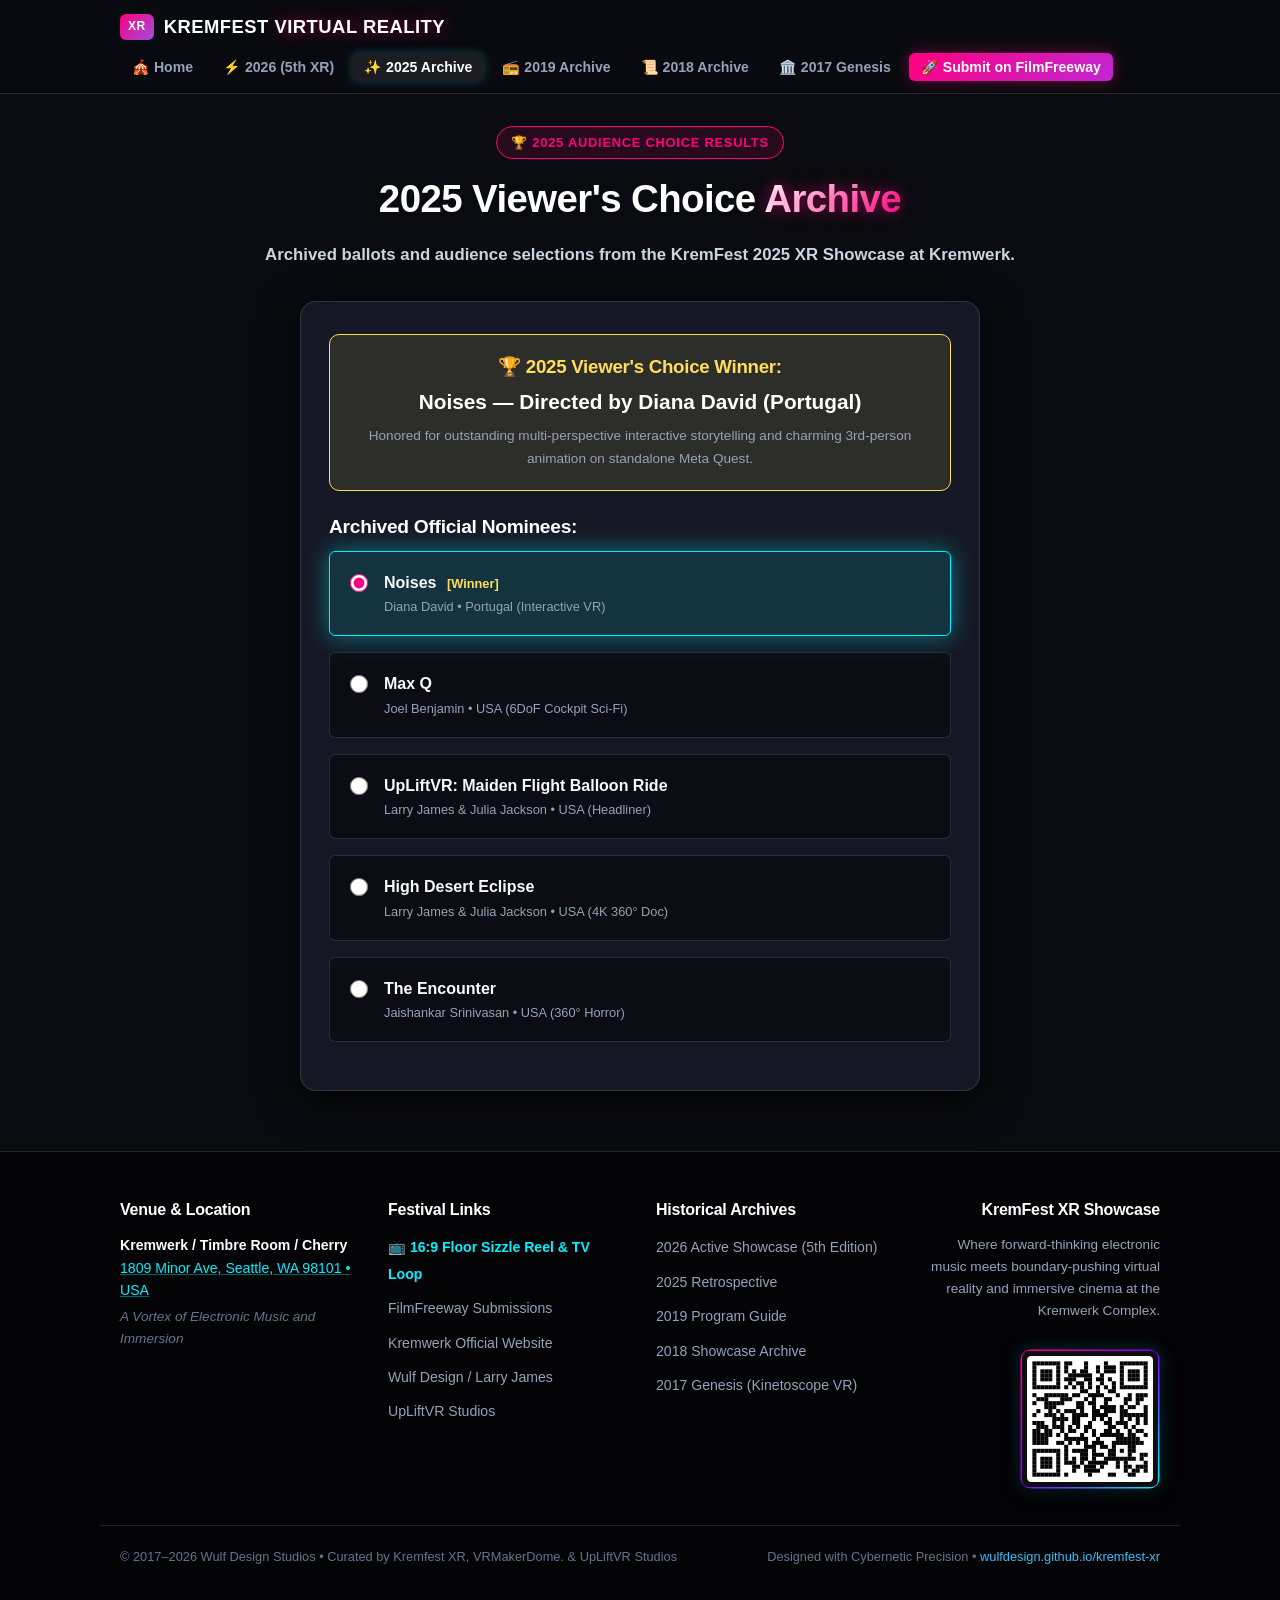
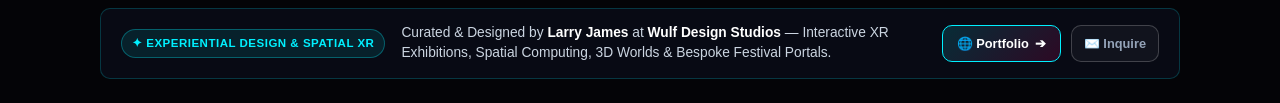
<file: 2025/vote/index.html>
<!DOCTYPE html>
<html lang="en">
<head>
  <meta charset="UTF-8">
  <meta name="viewport" content="width=device-width, initial-scale=1.0">
  <title>KremFest XR 2025 — Archived Audience Choice Ballot</title>
  <link rel="stylesheet" href="../../assets/css/style.css?v=0.2.4">
</head>
<body>
  
  
  <nav class="navbar">
    <div class="nav-container">
      <a href="../../index.html" class="brand-link">
        <span class="brand-badge">XR</span>
        <span>KREMFEST <span class="glow-pink">VIRTUAL REALITY</span></span>
      </a>
      <ul class="nav-menu">
        <li class="nav-item"><a href="../../index.html">🎪 Home</a></li><li class="nav-item"><a href="../../2026/index.html">⚡ 2026 (5th XR)</a></li><li class="nav-item"><a href="../../2025/index.html" class="active">✨ 2025 Archive</a></li><li class="nav-item"><a href="../../2019/index.html">📻 2019 Archive</a></li><li class="nav-item"><a href="../../2018/index.html">📜 2018 Archive</a></li><li class="nav-item"><a href="../../2017/index.html">🏛️ 2017 Genesis</a></li><li class="nav-item"><a href="https://filmfreeway.com/KremFest" target="_blank" class="nav-cta">🚀 Submit on FilmFreeway</a></li>
      </ul>
    </div>
  </nav>

  <main class="container">
    <div class="guide-hero">
      <div class="guide-pill">🏆 2025 AUDIENCE CHOICE RESULTS</div>
      <h1 class="guide-title">2025 Viewer's Choice <span class="text-gradient-pink glow-pink">Archive</span></h1>
      <p class="guide-intro-text" style="text-align:center;">
        Archived ballots and audience selections from the KremFest 2025 XR Showcase at Kremwerk.
      </p>
    </div>

    <div class="voting-container">
      <div style="background:rgba(255,222,89,0.1); border:1px solid var(--neon-yellow); border-radius:var(--radius-md); padding:20px; text-align:center; margin-bottom:24px;">
        <h3 style="color:var(--neon-yellow); margin-bottom:6px;">🏆 2025 Viewer's Choice Winner:</h3>
        <div style="font-size:1.3rem; font-weight:bold; color:#fff;">Noises — Directed by Diana David (Portugal)</div>
        <p style="font-size:0.85rem; color:var(--text-muted); margin-top:6px;">
          Honored for outstanding multi-perspective interactive storytelling and charming 3rd-person animation on standalone Meta Quest.
        </p>
      </div>

      <form id="kremfest-vote-form" data-vote-year="2025">
        <h3 style="margin-bottom:12px; font-size:1.2rem;">Archived Official Nominees:</h3>

        <label class="ballot-item selected">
          <input type="radio" name="choice" value="Noises (Diana David)" class="ballot-radio" checked>
          <div>
            <strong>Noises</strong> <span style="color:var(--neon-yellow); font-weight:bold; font-size:0.8rem; margin-left:6px;">[Winner]</span>
            <div style="font-size:0.8rem; color:var(--text-muted);">Diana David • Portugal (Interactive VR)</div>
          </div>
        </label>

        <label class="ballot-item">
          <input type="radio" name="choice" value="Max Q (Joel Benjamin)" class="ballot-radio">
          <div>
            <strong>Max Q</strong>
            <div style="font-size:0.8rem; color:var(--text-muted);">Joel Benjamin • USA (6DoF Cockpit Sci-Fi)</div>
          </div>
        </label>

        <label class="ballot-item">
          <input type="radio" name="choice" value="UpLiftVR: Maiden Flight Balloon Ride" class="ballot-radio">
          <div>
            <strong>UpLiftVR: Maiden Flight Balloon Ride</strong>
            <div style="font-size:0.8rem; color:var(--text-muted);">Larry James & Julia Jackson • USA (Headliner)</div>
          </div>
        </label>

        <label class="ballot-item">
          <input type="radio" name="choice" value="High Desert Eclipse" class="ballot-radio">
          <div>
            <strong>High Desert Eclipse</strong>
            <div style="font-size:0.8rem; color:var(--text-muted);">Larry James & Julia Jackson • USA (4K 360° Doc)</div>
          </div>
        </label>

        <label class="ballot-item">
          <input type="radio" name="choice" value="The Encounter (Jaishankar Srinivasan)" class="ballot-radio">
          <div>
            <strong>The Encounter</strong>
            <div style="font-size:0.8rem; color:var(--text-muted);">Jaishankar Srinivasan • USA (360° Horror)</div>
          </div>
        </label>
      </form>
    </div>

    
  </main>

  
  <footer>
    <div class="footer-grid">
      <div class="footer-col">
        <h4>Venue & Location</h4>
        <p style="color:var(--text-muted); font-size:0.85rem; line-height:1.6;">
          <a href="https://maps.google.com/?q=Kremwerk,+1809+Minor+Ave,+Seattle,+WA+98101" target="_blank" rel="noopener noreferrer" style="color:inherit; text-decoration:none; display:inline-block;" title="Open Kremwerk Complex in Google Maps">
            <strong style="color:#fff;">Kremwerk / Timbre Room / Cherry</strong><br>
            <span style="color:var(--neon-cyan); text-decoration:underline; text-decoration-color:rgba(0,240,255,0.4);">1809 Minor Ave, Seattle, WA 98101 • USA</span>
          </a><br>
          <em style="color:var(--text-dim); display:inline-block; margin-top:4px;">A Vortex of Electronic Music and Immersion</em>
        </p>
      </div>

      <div class="footer-col">
        <h4>Festival Links</h4>
        <ul>
          <li><a href="../../sizzle/index.html" style="color:var(--neon-cyan); font-weight:bold;">📺 16:9 Floor Sizzle Reel &amp; TV Loop</a></li>
          <li><a href="https://filmfreeway.com/KremFest" target="_blank">FilmFreeway Submissions</a></li>
          <li><a href="https://www.kremwerk.com" target="_blank">Kremwerk Official Website</a></li>
          <li><a href="https://wulfdesign.github.io?utm_source=kremfest-xr&utm_medium=referral&utm_campaign=footer_studio" target="_blank">Wulf Design / Larry James</a></li>
          <li><a href="https://upliftvr.itch.io" target="_blank">UpLiftVR Studios</a></li>
        </ul>
      </div>

      <div class="footer-col">
        <h4>Historical Archives</h4>
        <ul>
          <li><a href="../../2026/index.html">2026 Active Showcase (5th Edition)</a></li>
          <li><a href="../../2025/index.html">2025 Retrospective</a></li>
          <li><a href="../../2019/index.html">2019 Program Guide</a></li>
          <li><a href="../../2018/index.html">2018 Showcase Archive</a></li>
          <li><a href="../../2017/index.html">2017 Genesis (Kinetoscope VR)</a></li>
        </ul>
      </div>

      <div class="footer-col footer-col-showcase">
        <h4>KremFest XR Showcase</h4>
        <p style="color:var(--text-muted); font-size:0.85rem; line-height:1.6; margin-bottom:14px;">
          Where forward-thinking electronic music meets boundary-pushing virtual reality and immersive cinema at the Kremwerk Complex.
        </p>
        <div class="footer-qr-wrap">
          <img src="../../assets/images/qr/kremfest_xr_mobile_qr_color.svg" alt="Scan to Open KremFest XR on Mobile" class="footer-qr-color-img" width="140" height="140">
        </div>
      </div>
    </div>

    <div class="footer-bottom">
      <div>&copy; 2017–2026 Wulf Design Studios • Curated by Kremfest XR, VRMakerDome. & UpLiftVR Studios</div>
      <div>Designed with Cybernetic Precision • <a href="../../index.html">wulfdesign.github.io/kremfest-xr</a></div>
    </div>

    <!-- Wulf Design Studios Creative Direction & Curation Strip (Very Bottom) -->
    <div class="footer-studio-strip">
      <div class="footer-studio-badge">✦ EXPERIENTIAL DESIGN & SPATIAL XR</div>
      <div class="footer-studio-text">
        Curated & Designed by <strong>Larry James</strong> at <strong>Wulf Design Studios</strong> — Interactive XR Exhibitions, Spatial Computing, 3D Worlds & Bespoke Festival Portals.
      </div>
      <div class="footer-studio-actions">
        <a href="https://wulfdesign.github.io" target="_blank" class="btn-studio-mini">
          <span>🌐 Portfolio</span> ➔
        </a>
        <a href="https://wulfdesign.github.io/#contact" target="_blank" class="btn-studio-mini-outline">
          <span>✉️ Inquire</span>
        </a>
      </div>
    </div>
  </footer>
  <script src="../../assets/js/main.js"></script>

</body>
</html>
</file>
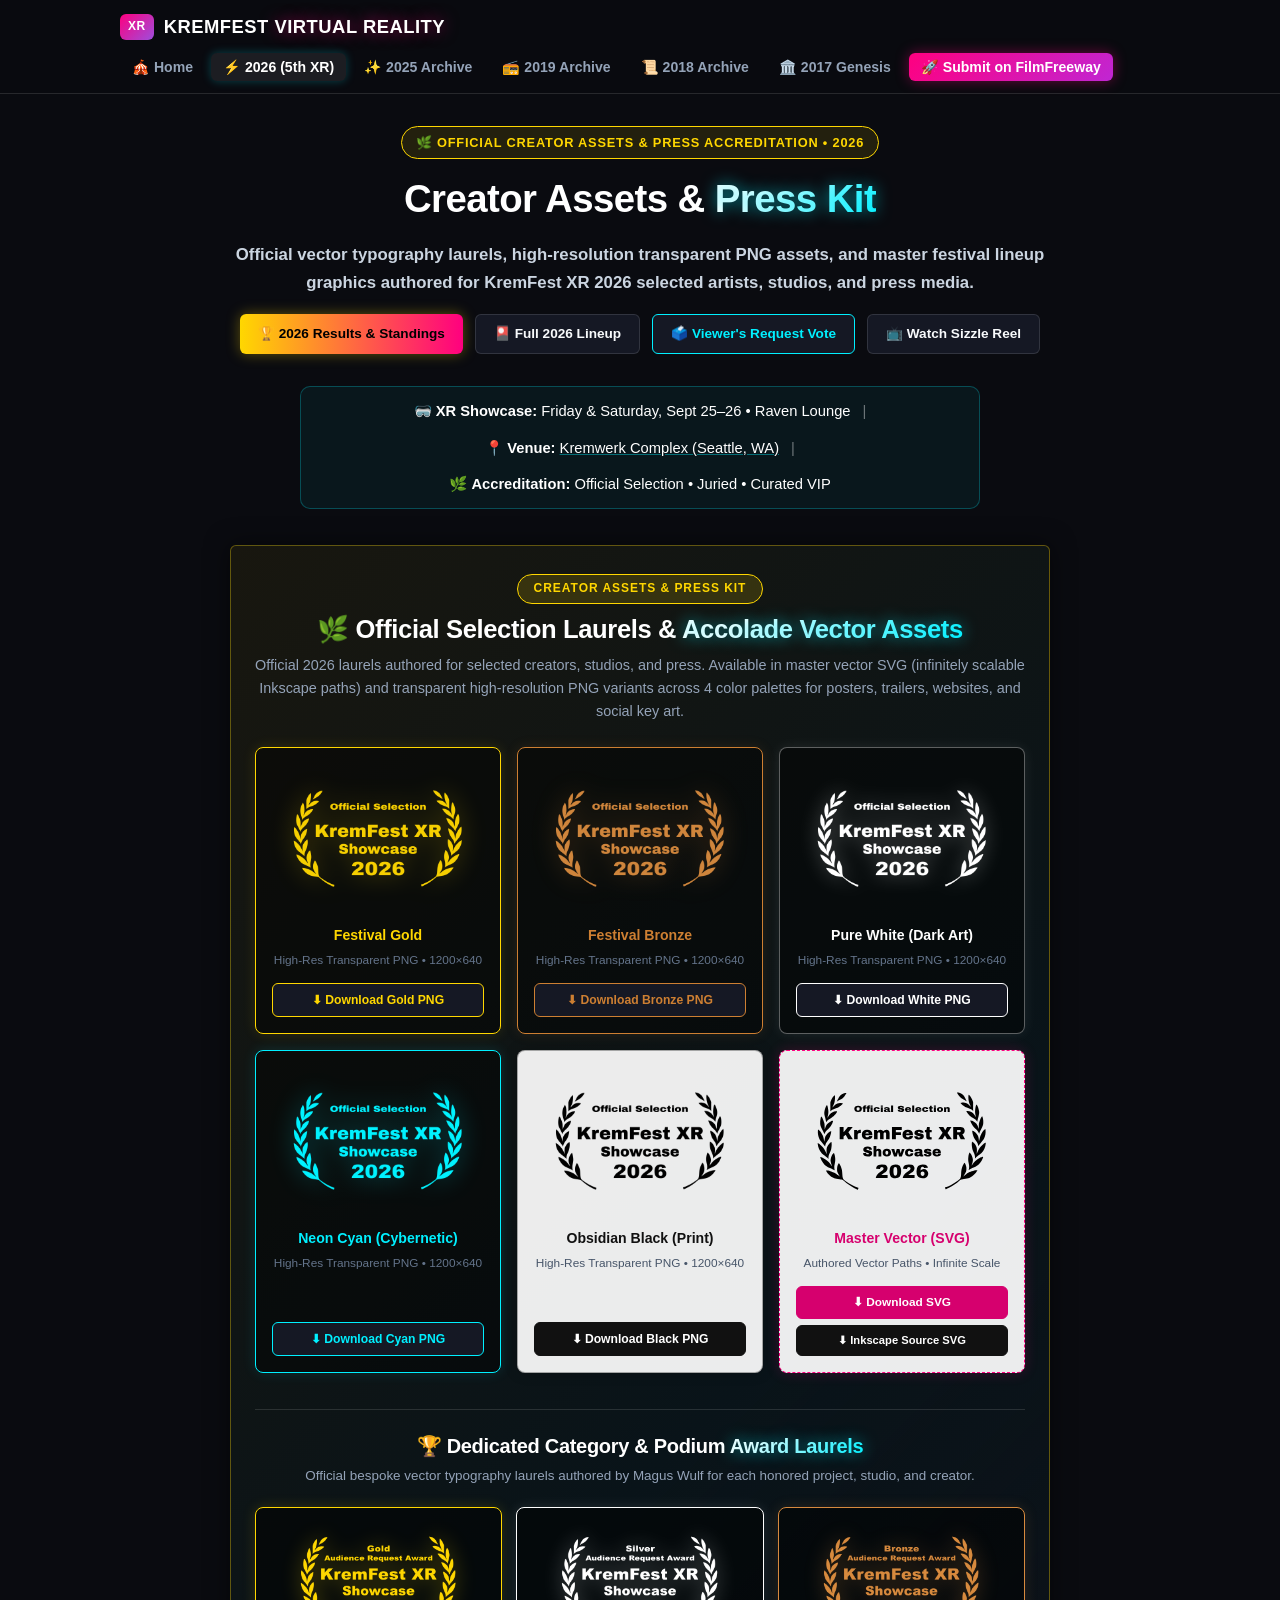
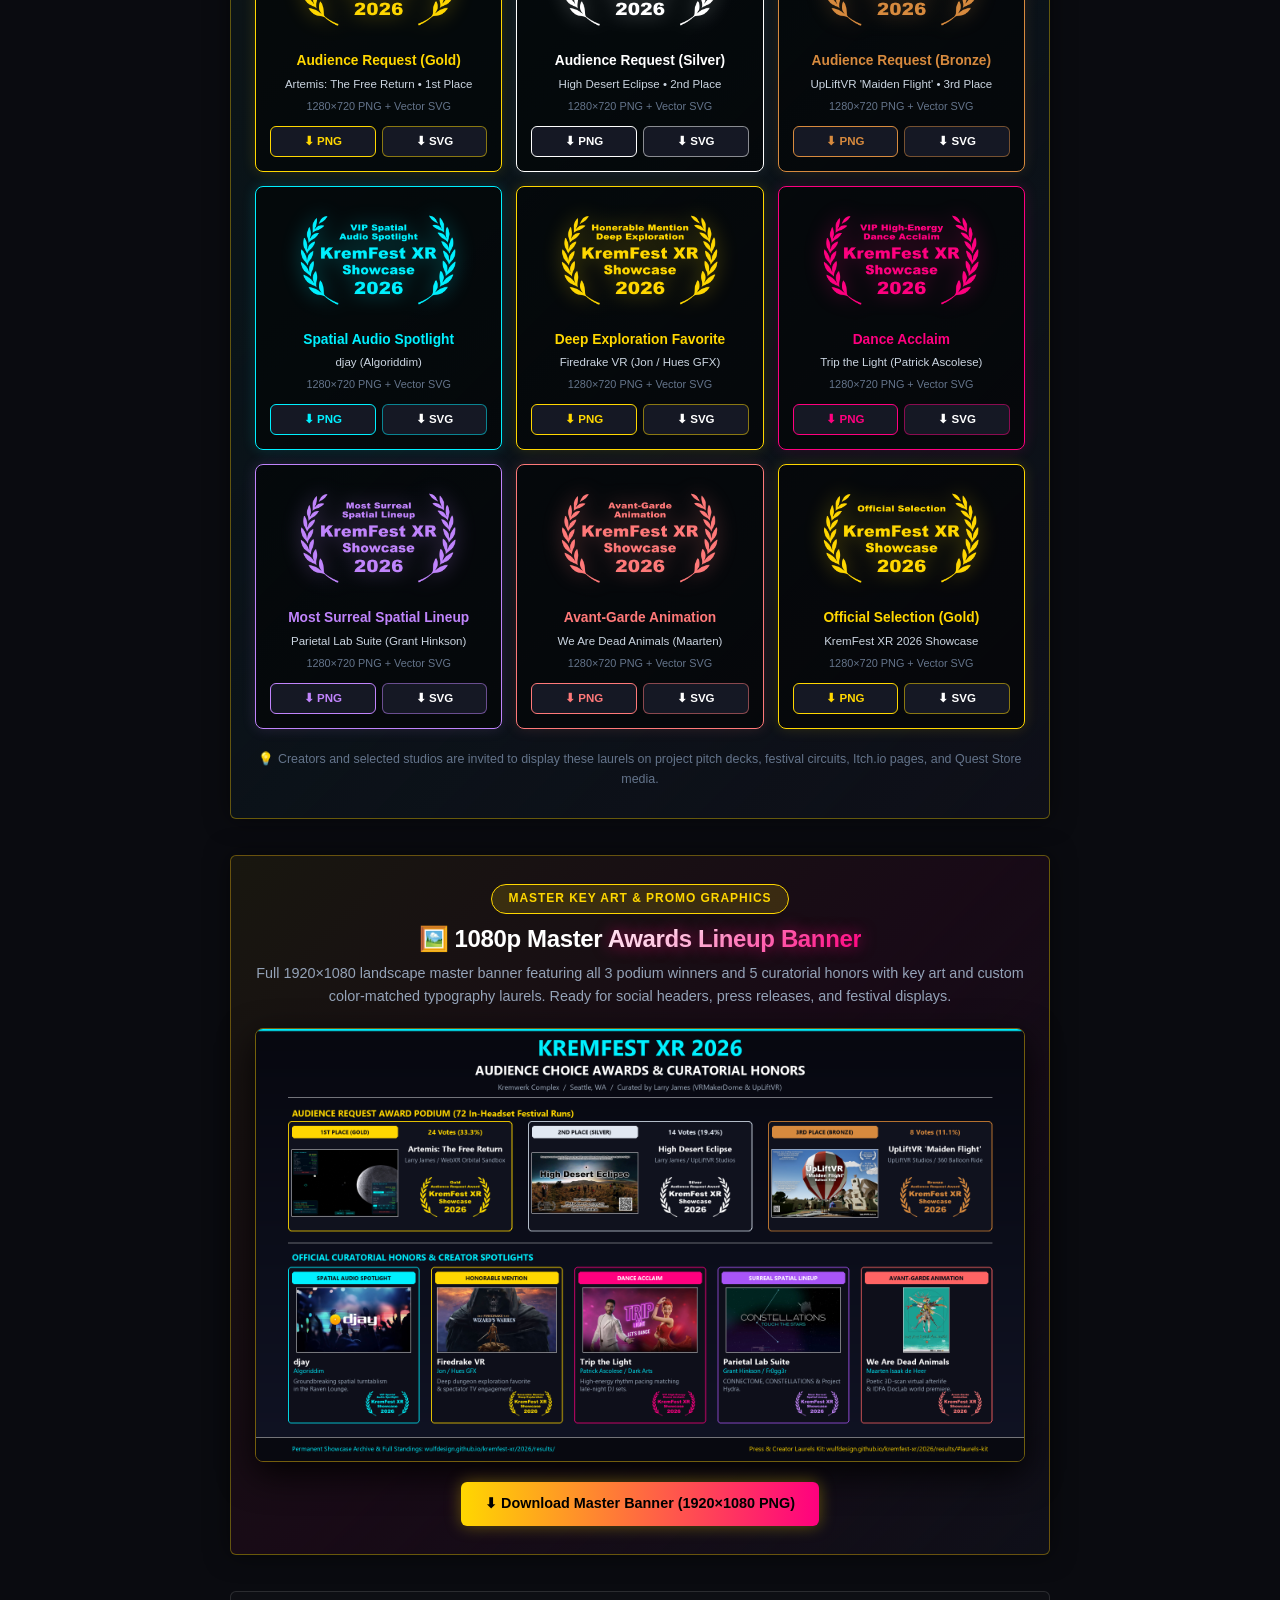
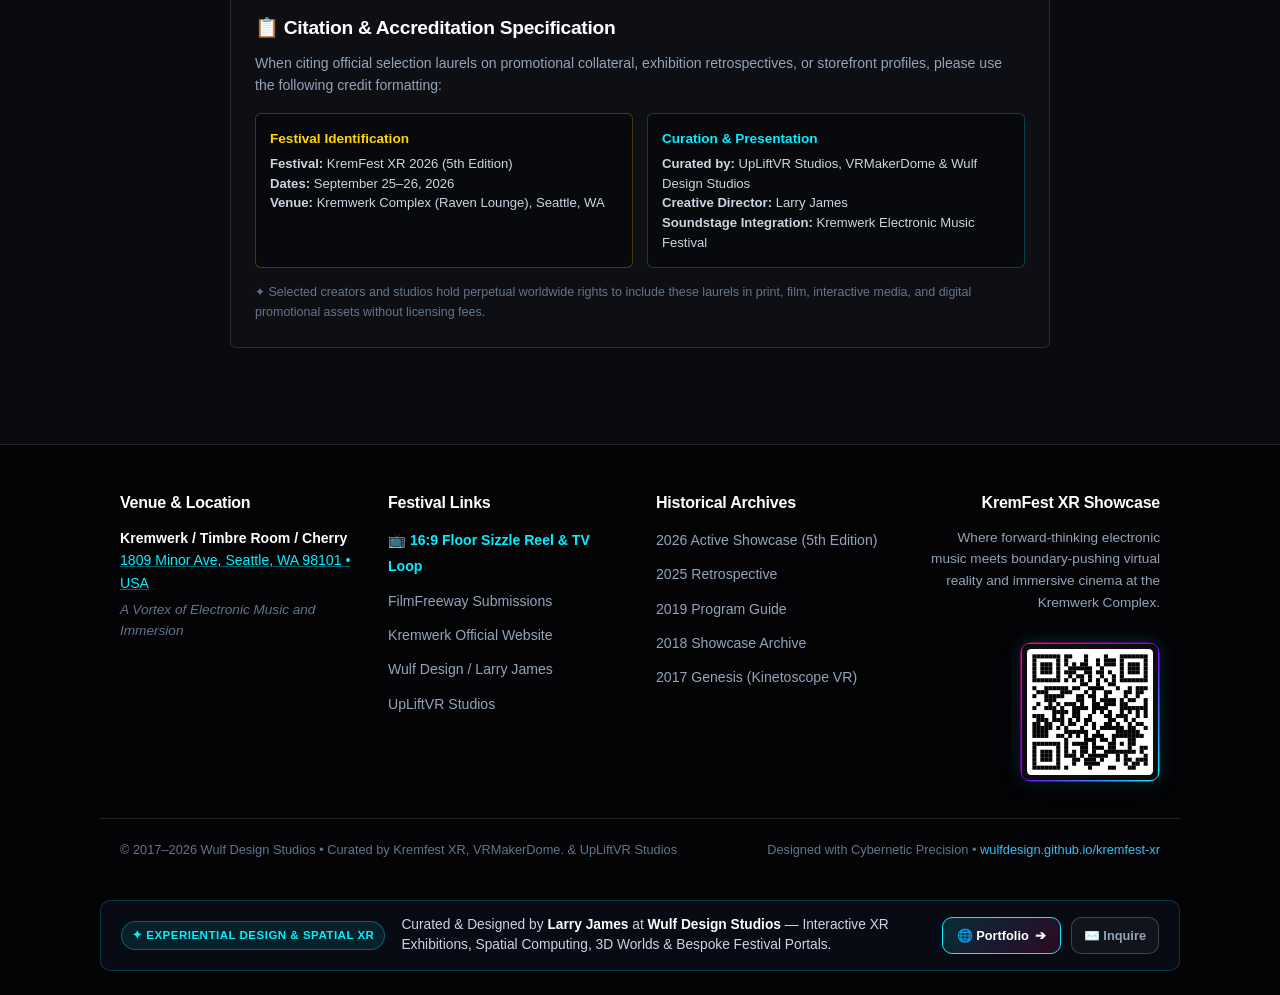
<file: 2026/laurels/index.html>
<!DOCTYPE html>
<html lang="en">
<head>
  <meta charset="UTF-8">
  <meta name="viewport" content="width=device-width, initial-scale=1.0">
  <title>KremFest XR 2026 — Creator Assets &amp; Official Press Kit</title>
  <link rel="stylesheet" href="../../assets/css/style.css?v=0.2.4">
</head>
<body>
  
  
  <nav class="navbar">
    <div class="nav-container">
      <a href="../../index.html" class="brand-link">
        <span class="brand-badge">XR</span>
        <span>KREMFEST <span class="glow-pink">VIRTUAL REALITY</span></span>
      </a>
      <ul class="nav-menu">
        <li class="nav-item"><a href="../../index.html">🎪 Home</a></li><li class="nav-item"><a href="../../2026/index.html" class="active">⚡ 2026 (5th XR)</a></li><li class="nav-item"><a href="../../2025/index.html">✨ 2025 Archive</a></li><li class="nav-item"><a href="../../2019/index.html">📻 2019 Archive</a></li><li class="nav-item"><a href="../../2018/index.html">📜 2018 Archive</a></li><li class="nav-item"><a href="../../2017/index.html">🏛️ 2017 Genesis</a></li><li class="nav-item"><a href="https://filmfreeway.com/KremFest" target="_blank" class="nav-cta">🚀 Submit on FilmFreeway</a></li>
      </ul>
    </div>
  </nav>

  <main class="container">
    <div class="guide-hero">
      <div class="guide-pill" style="border-color:#ffd700; color:#ffd700; background:rgba(255,215,0,0.1);">🌿 OFFICIAL CREATOR ASSETS &amp; PRESS ACCREDITATION • 2026</div>
      <h1 class="guide-title">Creator Assets &amp; <span class="text-gradient-cyan glow-cyan">Press Kit</span></h1>
      <p class="guide-intro-text" style="text-align:center;">
        Official vector typography laurels, high-resolution transparent PNG assets, and master festival lineup graphics authored for KremFest XR 2026 selected artists, studios, and press media.
      </p>
      <div style="display:flex; justify-content:center; gap:12px; flex-wrap:wrap; margin-top:14px;">
        <a href="../results/index.html" class="btn btn-primary" style="font-size:0.85rem; padding:8px 18px; background:linear-gradient(90deg, #ffd700, #ff007f); color:#000; font-weight:800; border:none; text-decoration:none; box-shadow:0 0 14px rgba(255,215,0,0.35);">🏆 2026 Results &amp; Standings</a>
        <a href="../index.html" class="btn btn-secondary" style="font-size:0.85rem; padding:8px 18px;">🎴 Full 2026 Lineup</a>
        <a href="../vote/index.html" class="btn btn-secondary" style="font-size:0.85rem; padding:8px 18px; border-color:var(--neon-cyan); color:var(--neon-cyan);">🗳️ Viewer's Request Vote</a>
        <a href="../../sizzle/index.html" class="btn btn-secondary" style="font-size:0.85rem; padding:8px 18px;">📺 Watch Sizzle Reel</a>
      </div>
    </div>

    <!-- XR Showcase Hours & Location Callout Badge -->
    <div class="showcase-schedule-badge">
      <span>🥽 <strong>XR Showcase:</strong> Friday &amp; Saturday, Sept 25–26 • Raven Lounge</span>
      <span style="opacity: 0.4;">|</span>
      <span>📍 <strong>Venue:</strong> <a href="https://maps.google.com/?q=Kremwerk,+1809+Minor+Ave,+Seattle,+WA+98101" target="_blank" rel="noopener noreferrer" style="color:inherit; text-decoration:underline; text-decoration-color:rgba(0,240,255,0.4);" title="Open Kremwerk Complex in Google Maps">Kremwerk Complex (Seattle, WA)</a></span>
      <span style="opacity: 0.4;">|</span>
      <span>🌿 <strong>Accreditation:</strong> Official Selection &bull; Juried &bull; Curated VIP</span>
    </div>

    
    <!-- 🌿 Official Selection Laurels & Asset Kit -->
    <section id="laurels-kit" style="background: linear-gradient(135deg, rgba(255,215,0,0.06) 0%, rgba(0,240,255,0.04) 50%, rgba(15,16,25,0.98) 100%); border: 1.5px solid rgba(255,215,0,0.35); border-radius: var(--radius-sm); padding: 28px 24px; margin: 36px 0; box-shadow: 0 0 25px rgba(0,0,0,0.5);">
      <div style="text-align:center; max-width: 820px; margin: 0 auto 24px auto;">
        <div style="display:inline-block; background:rgba(255,215,0,0.15); border:1px solid #ffd700; color:#ffd700; font-weight:800; font-size:0.75rem; padding:4px 16px; border-radius:20px; letter-spacing:0.08em; text-transform:uppercase; margin-bottom:10px;">
          CREATOR ASSETS &amp; PRESS KIT
        </div>
        <h2 style="font-size: 1.6rem; color: #fff; margin: 0 0 8px 0;">
          🌿 Official Selection Laurels &amp; <span class="text-gradient-cyan glow-cyan">Accolade Vector Assets</span>
        </h2>
        <p style="color: var(--text-muted); font-size: 0.9rem; line-height: 1.6; margin: 0;">
          Official 2026 laurels authored for selected creators, studios, and press. Available in master vector SVG (infinitely scalable Inkscape paths) and transparent high-resolution PNG variants across 4 color palettes for posters, trailers, websites, and social key art.
        </p>
      </div>

      <div style="display: grid; grid-template-columns: repeat(auto-fit, minmax(200px, 1fr)); gap: 16px; margin-bottom: 20px;">
        <!-- Gold Variant -->
        <div style="background: rgba(0,0,0,0.45); border: 1px solid #ffd700; border-radius: 8px; padding: 16px; text-align: center; display: flex; flex-direction: column; justify-content: space-between; box-shadow: 0 0 14px rgba(255,215,0,0.12);">
          <div>
            <div style="height: 150px; display: flex; align-items: center; justify-content: center; margin-bottom: 10px;">
              <img src="../../assets/images/2026/laurels/kremfest_2026_laurel_gold.png" alt="Gold Laurel" style="max-height: 135px; max-width: 100%; object-fit: contain; filter: drop-shadow(0 0 12px rgba(255,215,0,0.35));">
            </div>
            <div style="font-weight: 800; color: #ffd700; font-size: 0.88rem; margin-bottom: 4px;">Festival Gold</div>
            <div style="font-size: 0.74rem; color: var(--text-dim); margin-bottom: 12px;">High-Res Transparent PNG &bull; 1200&times;640</div>
          </div>
          <a href="../../assets/images/2026/laurels/kremfest_2026_laurel_gold.png" download="kremfest_2026_laurel_gold.png" class="btn btn-secondary" style="font-size: 0.76rem; padding: 6px 10px; border-color: #ffd700; color: #ffd700; justify-content: center;">
            ⬇ Download Gold PNG
          </a>
        </div>

        <!-- Bronze Variant -->
        <div style="background: rgba(0,0,0,0.45); border: 1px solid #cd7f32; border-radius: 8px; padding: 16px; text-align: center; display: flex; flex-direction: column; justify-content: space-between; box-shadow: 0 0 14px rgba(205,127,50,0.12);">
          <div>
            <div style="height: 150px; display: flex; align-items: center; justify-content: center; margin-bottom: 10px;">
              <img src="../../assets/images/2026/laurels/kremfest_2026_laurel_bronze.png" alt="Bronze Laurel" style="max-height: 135px; max-width: 100%; object-fit: contain; filter: drop-shadow(0 0 12px rgba(205,127,50,0.35));">
            </div>
            <div style="font-weight: 800; color: #cd7f32; font-size: 0.88rem; margin-bottom: 4px;">Festival Bronze</div>
            <div style="font-size: 0.74rem; color: var(--text-dim); margin-bottom: 12px;">High-Res Transparent PNG &bull; 1200&times;640</div>
          </div>
          <a href="../../assets/images/2026/laurels/kremfest_2026_laurel_bronze.png" download="kremfest_2026_laurel_bronze.png" class="btn btn-secondary" style="font-size: 0.76rem; padding: 6px 10px; border-color: #cd7f32; color: #cd7f32; justify-content: center;">
            ⬇ Download Bronze PNG
          </a>
        </div>

        <!-- White Variant -->
        <div style="background: rgba(0,0,0,0.45); border: 1px solid rgba(255,255,255,0.35); border-radius: 8px; padding: 16px; text-align: center; display: flex; flex-direction: column; justify-content: space-between; box-shadow: 0 0 14px rgba(255,255,255,0.08);">
          <div>
            <div style="height: 150px; display: flex; align-items: center; justify-content: center; margin-bottom: 10px;">
              <img src="../../assets/images/2026/laurels/kremfest_2026_laurel_white.png" alt="White Laurel" style="max-height: 135px; max-width: 100%; object-fit: contain; filter: drop-shadow(0 0 10px rgba(255,255,255,0.35));">
            </div>
            <div style="font-weight: 800; color: #fff; font-size: 0.88rem; margin-bottom: 4px;">Pure White (Dark Art)</div>
            <div style="font-size: 0.74rem; color: var(--text-dim); margin-bottom: 12px;">High-Res Transparent PNG &bull; 1200&times;640</div>
          </div>
          <a href="../../assets/images/2026/laurels/kremfest_2026_laurel_white.png" download="kremfest_2026_laurel_white.png" class="btn btn-secondary" style="font-size: 0.76rem; padding: 6px 10px; border-color: #fff; color: #fff; justify-content: center;">
            ⬇ Download White PNG
          </a>
        </div>

        <!-- Cyan Variant -->
        <div style="background: rgba(0,0,0,0.45); border: 1px solid var(--neon-cyan); border-radius: 8px; padding: 16px; text-align: center; display: flex; flex-direction: column; justify-content: space-between; box-shadow: 0 0 14px rgba(0,240,255,0.12);">
          <div>
            <div style="height: 150px; display: flex; align-items: center; justify-content: center; margin-bottom: 10px;">
              <img src="../../assets/images/2026/laurels/kremfest_2026_laurel_cyan.png" alt="Neon Cyan Laurel" style="max-height: 135px; max-width: 100%; object-fit: contain; filter: drop-shadow(0 0 12px rgba(0,240,255,0.35));">
            </div>
            <div style="font-weight: 800; color: var(--neon-cyan); font-size: 0.88rem; margin-bottom: 4px;">Neon Cyan (Cybernetic)</div>
            <div style="font-size: 0.74rem; color: var(--text-dim); margin-bottom: 12px;">High-Res Transparent PNG &bull; 1200&times;640</div>
          </div>
          <a href="../../assets/images/2026/laurels/kremfest_2026_laurel_cyan.png" download="kremfest_2026_laurel_cyan.png" class="btn btn-secondary" style="font-size: 0.76rem; padding: 6px 10px; border-color: var(--neon-cyan); color: var(--neon-cyan); justify-content: center;">
            ⬇ Download Cyan PNG
          </a>
        </div>

        <!-- Black Variant -->
        <div style="background: rgba(255,255,255,0.92); border: 1px solid rgba(0,0,0,0.3); border-radius: 8px; padding: 16px; text-align: center; display: flex; flex-direction: column; justify-content: space-between; box-shadow: 0 0 14px rgba(0,0,0,0.2);">
          <div>
            <div style="height: 150px; display: flex; align-items: center; justify-content: center; margin-bottom: 10px;">
              <img src="../../assets/images/2026/laurels/kremfest_2026_laurel_black.png" alt="Obsidian Black Laurel" style="max-height: 135px; max-width: 100%; object-fit: contain;">
            </div>
            <div style="font-weight: 800; color: #111; font-size: 0.88rem; margin-bottom: 4px;">Obsidian Black (Print)</div>
            <div style="font-size: 0.74rem; color: #475569; margin-bottom: 12px;">High-Res Transparent PNG &bull; 1200&times;640</div>
          </div>
          <a href="../../assets/images/2026/laurels/kremfest_2026_laurel_black.png" download="kremfest_2026_laurel_black.png" class="btn" style="font-size: 0.76rem; padding: 6px 10px; background: #111; border: 1.5px solid #111; color: #fff; font-weight: 700; justify-content: center;">
            ⬇ Download Black PNG
          </a>
        </div>

        <!-- Master Vector SVG -->
        <div style="background: rgba(255,255,255,0.92); border: 1.5px dashed var(--neon-pink); border-radius: 8px; padding: 16px; text-align: center; display: flex; flex-direction: column; justify-content: space-between; box-shadow: 0 0 14px rgba(255,0,127,0.18);">
          <div>
            <div style="height: 150px; display: flex; align-items: center; justify-content: center; margin-bottom: 10px;">
              <img src="../../assets/images/2026/laurels/kremfest_2026_laurel_vector.svg" alt="Master Vector Laurel" style="max-height: 135px; max-width: 100%; object-fit: contain;">
            </div>
            <div style="font-weight: 800; color: #d6006e; font-size: 0.88rem; margin-bottom: 4px;">Master Vector (SVG)</div>
            <div style="font-size: 0.74rem; color: #475569; margin-bottom: 12px;">Authored Vector Paths &bull; Infinite Scale</div>
          </div>
          <div style="display: flex; gap: 6px; flex-direction: column;">
            <a href="../../assets/images/2026/laurels/kremfest_2026_laurel_vector.svg" download="kremfest_2026_laurel_vector.svg" class="btn" style="font-size: 0.74rem; padding: 6px 8px; background: #d6006e; border: 1.5px solid #d6006e; color: #fff; font-weight: 700; justify-content: center;">
              ⬇ Download SVG
            </a>
            <a href="../../assets/images/2026/laurels/KremFestXR-2026-OfficialSelectionLaurals_Paths.svg" download="KremFestXR-2026-OfficialSelectionLaurals_Paths.svg" class="btn" style="font-size: 0.7rem; padding: 5px 6px; background: #111; border: 1.5px solid #111; color: #fff; font-weight: 700; justify-content: center;">
              ⬇ Inkscape Source SVG
            </a>
          </div>
        </div>
      </div>

      <!-- 🏆 Dedicated 2026 Award Category Laurels Suite -->
      <div style="margin-top: 36px; padding-top: 24px; border-top: 1px solid rgba(255,255,255,0.12);">
        <div style="text-align: center; margin-bottom: 20px;">
          <h3 style="font-size: 1.25rem; color: #fff; margin: 0 0 6px 0;">
            🏆 Dedicated Category &amp; Podium <span class="text-gradient-cyan glow-cyan">Award Laurels</span>
          </h3>
          <p style="color: var(--text-muted); font-size: 0.84rem; margin: 0;">
            Official bespoke vector typography laurels authored by Magus Wulf for each honored project, studio, and creator.
          </p>
        </div>

        <div style="display: grid; grid-template-columns: repeat(auto-fit, minmax(240px, 1fr)); gap: 14px; margin-bottom: 20px;">
          <!-- Gold Award -->
          <div style="background: rgba(0,0,0,0.55); border: 1.5px solid #ffd700; border-radius: 8px; padding: 14px; text-align: center; display: flex; flex-direction: column; justify-content: space-between; box-shadow: 0 0 14px rgba(255,215,0,0.15);">
            <div>
              <div style="height: 120px; display: flex; align-items: center; justify-content: center; margin-bottom: 8px;">
                <img src="../../assets/images/2026/laurels/KremFestXR-2026-OfficialSelectionLaurals_Text_Gold-Award.png" alt="Gold Award Laurel" style="max-height: 110px; max-width: 100%; object-fit: contain; filter: drop-shadow(0 0 10px rgba(255,215,0,0.4));">
              </div>
              <div style="font-weight: 800; color: #ffd700; font-size: 0.86rem; margin-bottom: 2px;">Audience Request (Gold)</div>
              <div style="font-size: 0.72rem; color: #cbd5e1; margin-bottom: 4px;">Artemis: The Free Return &bull; 1st Place</div>
              <div style="font-size: 0.68rem; color: var(--text-dim); margin-bottom: 10px;">1280&times;720 PNG + Vector SVG</div>
            </div>
            <div style="display: flex; gap: 6px;">
              <a href="../../assets/images/2026/laurels/KremFestXR-2026-OfficialSelectionLaurals_Text_Gold-Award.png" download="KremFestXR-2026-OfficialSelectionLaurals_Text_Gold-Award.png" class="btn btn-secondary" style="flex:1; font-size: 0.72rem; padding: 5px; border-color: #ffd700; color: #ffd700; justify-content: center;">
                ⬇ PNG
              </a>
              <a href="../../assets/images/2026/laurels/KremFestXR-2026-OfficialSelectionLaurals_Text_Gold-Award.svg" download="KremFestXR-2026-OfficialSelectionLaurals_Text_Gold-Award.svg" class="btn btn-secondary" style="flex:1; font-size: 0.72rem; padding: 5px; border-color: rgba(255,215,0,0.5); color: #fff; justify-content: center;">
                ⬇ SVG
              </a>
            </div>
          </div>

          <!-- Silver Award -->
          <div style="background: rgba(0,0,0,0.55); border: 1.5px solid #ffffff; border-radius: 8px; padding: 14px; text-align: center; display: flex; flex-direction: column; justify-content: space-between; box-shadow: 0 0 14px rgba(255,255,255,0.1);">
            <div>
              <div style="height: 120px; display: flex; align-items: center; justify-content: center; margin-bottom: 8px;">
                <img src="../../assets/images/2026/laurels/KremFestXR-2026-OfficialSelectionLaurals_Text_Silver-Award.png" alt="Silver Award Laurel" style="max-height: 110px; max-width: 100%; object-fit: contain; filter: drop-shadow(0 0 10px rgba(255,255,255,0.35));">
              </div>
              <div style="font-weight: 800; color: #ffffff; font-size: 0.86rem; margin-bottom: 2px;">Audience Request (Silver)</div>
              <div style="font-size: 0.72rem; color: #cbd5e1; margin-bottom: 4px;">High Desert Eclipse &bull; 2nd Place</div>
              <div style="font-size: 0.68rem; color: var(--text-dim); margin-bottom: 10px;">1280&times;720 PNG + Vector SVG</div>
            </div>
            <div style="display: flex; gap: 6px;">
              <a href="../../assets/images/2026/laurels/KremFestXR-2026-OfficialSelectionLaurals_Text_Silver-Award.png" download="KremFestXR-2026-OfficialSelectionLaurals_Text_Silver-Award.png" class="btn btn-secondary" style="flex:1; font-size: 0.72rem; padding: 5px; border-color: #ffffff; color: #ffffff; justify-content: center;">
                ⬇ PNG
              </a>
              <a href="../../assets/images/2026/laurels/KremFestXR-2026-OfficialSelectionLaurals_Text_Silver-Award.svg" download="KremFestXR-2026-OfficialSelectionLaurals_Text_Silver-Award.svg" class="btn btn-secondary" style="flex:1; font-size: 0.72rem; padding: 5px; border-color: rgba(255,255,255,0.5); color: #fff; justify-content: center;">
                ⬇ SVG
              </a>
            </div>
          </div>

          <!-- Bronze Award -->
          <div style="background: rgba(0,0,0,0.55); border: 1.5px solid #d78a3e; border-radius: 8px; padding: 14px; text-align: center; display: flex; flex-direction: column; justify-content: space-between; box-shadow: 0 0 14px rgba(215,138,62,0.15);">
            <div>
              <div style="height: 120px; display: flex; align-items: center; justify-content: center; margin-bottom: 8px;">
                <img src="../../assets/images/2026/laurels/KremFestXR-2026-OfficialSelectionLaurals_Text_Bronze-Award.png" alt="Bronze Award Laurel" style="max-height: 110px; max-width: 100%; object-fit: contain; filter: drop-shadow(0 0 10px rgba(215,138,62,0.4));">
              </div>
              <div style="font-weight: 800; color: #d78a3e; font-size: 0.86rem; margin-bottom: 2px;">Audience Request (Bronze)</div>
              <div style="font-size: 0.72rem; color: #cbd5e1; margin-bottom: 4px;">UpLiftVR 'Maiden Flight' &bull; 3rd Place</div>
              <div style="font-size: 0.68rem; color: var(--text-dim); margin-bottom: 10px;">1280&times;720 PNG + Vector SVG</div>
            </div>
            <div style="display: flex; gap: 6px;">
              <a href="../../assets/images/2026/laurels/KremFestXR-2026-OfficialSelectionLaurals_Text_Bronze-Award.png" download="KremFestXR-2026-OfficialSelectionLaurals_Text_Bronze-Award.png" class="btn btn-secondary" style="flex:1; font-size: 0.72rem; padding: 5px; border-color: #d78a3e; color: #d78a3e; justify-content: center;">
                ⬇ PNG
              </a>
              <a href="../../assets/images/2026/laurels/KremFestXR-2026-OfficialSelectionLaurals_Text_Bronze-Award.svg" download="KremFestXR-2026-OfficialSelectionLaurals_Text_Bronze-Award.svg" class="btn btn-secondary" style="flex:1; font-size: 0.72rem; padding: 5px; border-color: rgba(215,138,62,0.5); color: #fff; justify-content: center;">
                ⬇ SVG
              </a>
            </div>
          </div>

          <!-- Spatial Audio Spotlight -->
          <div style="background: rgba(0,0,0,0.55); border: 1.5px solid var(--neon-cyan); border-radius: 8px; padding: 14px; text-align: center; display: flex; flex-direction: column; justify-content: space-between; box-shadow: 0 0 14px rgba(0,240,255,0.15);">
            <div>
              <div style="height: 120px; display: flex; align-items: center; justify-content: center; margin-bottom: 8px;">
                <img src="../../assets/images/2026/laurels/KremFestXR-2026-OfficialSelectionLaurals_Text_Audio-Spotlight.png" alt="Spatial Audio Spotlight Laurel" style="max-height: 110px; max-width: 100%; object-fit: contain; filter: drop-shadow(0 0 10px rgba(0,240,255,0.4));">
              </div>
              <div style="font-weight: 800; color: var(--neon-cyan); font-size: 0.86rem; margin-bottom: 2px;">Spatial Audio Spotlight</div>
              <div style="font-size: 0.72rem; color: #cbd5e1; margin-bottom: 4px;">djay (Algoriddim)</div>
              <div style="font-size: 0.68rem; color: var(--text-dim); margin-bottom: 10px;">1280&times;720 PNG + Vector SVG</div>
            </div>
            <div style="display: flex; gap: 6px;">
              <a href="../../assets/images/2026/laurels/KremFestXR-2026-OfficialSelectionLaurals_Text_Audio-Spotlight.png" download="KremFestXR-2026-OfficialSelectionLaurals_Text_Audio-Spotlight.png" class="btn btn-secondary" style="flex:1; font-size: 0.72rem; padding: 5px; border-color: var(--neon-cyan); color: var(--neon-cyan); justify-content: center;">
                ⬇ PNG
              </a>
              <a href="../../assets/images/2026/laurels/KremFestXR-2026-OfficialSelectionLaurals_Text_Audio-Spotlight.svg" download="KremFestXR-2026-OfficialSelectionLaurals_Text_Audio-Spotlight.svg" class="btn btn-secondary" style="flex:1; font-size: 0.72rem; padding: 5px; border-color: rgba(0,240,255,0.5); color: #fff; justify-content: center;">
                ⬇ SVG
              </a>
            </div>
          </div>

          <!-- Deep Exploration Favorite -->
          <div style="background: rgba(0,0,0,0.55); border: 1.5px solid #ffd700; border-radius: 8px; padding: 14px; text-align: center; display: flex; flex-direction: column; justify-content: space-between; box-shadow: 0 0 14px rgba(255,215,0,0.15);">
            <div>
              <div style="height: 120px; display: flex; align-items: center; justify-content: center; margin-bottom: 8px;">
                <img src="../../assets/images/2026/laurels/KremFestXR-2026-OfficialSelectionLaurals_Text_Deep-Exploration.png" alt="Deep Exploration Laurel" style="max-height: 110px; max-width: 100%; object-fit: contain; filter: drop-shadow(0 0 10px rgba(255,215,0,0.4));">
              </div>
              <div style="font-weight: 800; color: #ffd700; font-size: 0.86rem; margin-bottom: 2px;">Deep Exploration Favorite</div>
              <div style="font-size: 0.72rem; color: #cbd5e1; margin-bottom: 4px;">Firedrake VR (Jon / Hues GFX)</div>
              <div style="font-size: 0.68rem; color: var(--text-dim); margin-bottom: 10px;">1280&times;720 PNG + Vector SVG</div>
            </div>
            <div style="display: flex; gap: 6px;">
              <a href="../../assets/images/2026/laurels/KremFestXR-2026-OfficialSelectionLaurals_Text_Deep-Exploration.png" download="KremFestXR-2026-OfficialSelectionLaurals_Text_Deep-Exploration.png" class="btn btn-secondary" style="flex:1; font-size: 0.72rem; padding: 5px; border-color: #ffd700; color: #ffd700; justify-content: center;">
                ⬇ PNG
              </a>
              <a href="../../assets/images/2026/laurels/KremFestXR-2026-OfficialSelectionLaurals_Text_Deep-Exploration.svg" download="KremFestXR-2026-OfficialSelectionLaurals_Text_Deep-Exploration.svg" class="btn btn-secondary" style="flex:1; font-size: 0.72rem; padding: 5px; border-color: rgba(255,215,0,0.5); color: #fff; justify-content: center;">
                ⬇ SVG
              </a>
            </div>
          </div>

          <!-- Dance Acclaim -->
          <div style="background: rgba(0,0,0,0.55); border: 1.5px solid var(--neon-pink); border-radius: 8px; padding: 14px; text-align: center; display: flex; flex-direction: column; justify-content: space-between; box-shadow: 0 0 14px rgba(255,0,127,0.15);">
            <div>
              <div style="height: 120px; display: flex; align-items: center; justify-content: center; margin-bottom: 8px;">
                <img src="../../assets/images/2026/laurels/KremFestXR-2026-OfficialSelectionLaurals_Text_Dance-Acclaim.png" alt="Dance Acclaim Laurel" style="max-height: 110px; max-width: 100%; object-fit: contain; filter: drop-shadow(0 0 10px rgba(255,0,127,0.4));">
              </div>
              <div style="font-weight: 800; color: var(--neon-pink); font-size: 0.86rem; margin-bottom: 2px;">Dance Acclaim</div>
              <div style="font-size: 0.72rem; color: #cbd5e1; margin-bottom: 4px;">Trip the Light (Patrick Ascolese)</div>
              <div style="font-size: 0.68rem; color: var(--text-dim); margin-bottom: 10px;">1280&times;720 PNG + Vector SVG</div>
            </div>
            <div style="display: flex; gap: 6px;">
              <a href="../../assets/images/2026/laurels/KremFestXR-2026-OfficialSelectionLaurals_Text_Dance-Acclaim.png" download="KremFestXR-2026-OfficialSelectionLaurals_Text_Dance-Acclaim.png" class="btn btn-secondary" style="flex:1; font-size: 0.72rem; padding: 5px; border-color: var(--neon-pink); color: var(--neon-pink); justify-content: center;">
                ⬇ PNG
              </a>
              <a href="../../assets/images/2026/laurels/KremFestXR-2026-OfficialSelectionLaurals_Text_Dance-Acclaim.svg" download="KremFestXR-2026-OfficialSelectionLaurals_Text_Dance-Acclaim.svg" class="btn btn-secondary" style="flex:1; font-size: 0.72rem; padding: 5px; border-color: rgba(255,0,127,0.5); color: #fff; justify-content: center;">
                ⬇ SVG
              </a>
            </div>
          </div>

          <!-- Most Surreal -->
          <div style="background: rgba(0,0,0,0.55); border: 1.5px solid #c084fc; border-radius: 8px; padding: 14px; text-align: center; display: flex; flex-direction: column; justify-content: space-between; box-shadow: 0 0 14px rgba(192,132,252,0.15);">
            <div>
              <div style="height: 120px; display: flex; align-items: center; justify-content: center; margin-bottom: 8px;">
                <img src="../../assets/images/2026/laurels/KremFestXR-2026-OfficialSelectionLaurals_Text_Most-Surreal.png" alt="Most Surreal Laurel" style="max-height: 110px; max-width: 100%; object-fit: contain; filter: drop-shadow(0 0 10px rgba(192,132,252,0.4));">
              </div>
              <div style="font-weight: 800; color: #c084fc; font-size: 0.86rem; margin-bottom: 2px;">Most Surreal Spatial Lineup</div>
              <div style="font-size: 0.72rem; color: #cbd5e1; margin-bottom: 4px;">Parietal Lab Suite (Grant Hinkson)</div>
              <div style="font-size: 0.68rem; color: var(--text-dim); margin-bottom: 10px;">1280&times;720 PNG + Vector SVG</div>
            </div>
            <div style="display: flex; gap: 6px;">
              <a href="../../assets/images/2026/laurels/KremFestXR-2026-OfficialSelectionLaurals_Text_Most-Surreal.png" download="KremFestXR-2026-OfficialSelectionLaurals_Text_Most-Surreal.png" class="btn btn-secondary" style="flex:1; font-size: 0.72rem; padding: 5px; border-color: #c084fc; color: #c084fc; justify-content: center;">
                ⬇ PNG
              </a>
              <a href="../../assets/images/2026/laurels/KremFestXR-2026-OfficialSelectionLaurals_Text_Most-Surreal.svg" download="KremFestXR-2026-OfficialSelectionLaurals_Text_Most-Surreal.svg" class="btn btn-secondary" style="flex:1; font-size: 0.72rem; padding: 5px; border-color: rgba(192,132,252,0.5); color: #fff; justify-content: center;">
                ⬇ SVG
              </a>
            </div>
          </div>

          <!-- Avant-Garde Animation -->
          <div style="background: rgba(0,0,0,0.55); border: 1.5px solid #ff7979; border-radius: 8px; padding: 14px; text-align: center; display: flex; flex-direction: column; justify-content: space-between; box-shadow: 0 0 14px rgba(255,121,121,0.15);">
            <div>
              <div style="height: 120px; display: flex; align-items: center; justify-content: center; margin-bottom: 8px;">
                <img src="../../assets/images/2026/laurels/KremFestXR-2026-OfficialSelectionLaurals_Text_Avant-Garde-Animation.png" alt="Avant-Garde Animation Laurel" style="max-height: 110px; max-width: 100%; object-fit: contain; filter: drop-shadow(0 0 10px rgba(255,121,121,0.4));">
              </div>
              <div style="font-weight: 800; color: #ff7979; font-size: 0.86rem; margin-bottom: 2px;">Avant-Garde Animation</div>
              <div style="font-size: 0.72rem; color: #cbd5e1; margin-bottom: 4px;">We Are Dead Animals (Maarten)</div>
              <div style="font-size: 0.68rem; color: var(--text-dim); margin-bottom: 10px;">1280&times;720 PNG + Vector SVG</div>
            </div>
            <div style="display: flex; gap: 6px;">
              <a href="../../assets/images/2026/laurels/KremFestXR-2026-OfficialSelectionLaurals_Text_Avant-Garde-Animation.png" download="KremFestXR-2026-OfficialSelectionLaurals_Text_Avant-Garde-Animation.png" class="btn btn-secondary" style="flex:1; font-size: 0.72rem; padding: 5px; border-color: #ff7979; color: #ff7979; justify-content: center;">
                ⬇ PNG
              </a>
              <a href="../../assets/images/2026/laurels/KremFestXR-2026-OfficialSelectionLaurals_Text_Avant-Garde-Animation.svg" download="KremFestXR-2026-OfficialSelectionLaurals_Text_Avant-Garde-Animation.svg" class="btn btn-secondary" style="flex:1; font-size: 0.72rem; padding: 5px; border-color: rgba(255,121,121,0.5); color: #fff; justify-content: center;">
                ⬇ SVG
              </a>
            </div>
          </div>

          <!-- Official Selection Gold -->
          <div style="background: rgba(0,0,0,0.55); border: 1.5px solid #ffd700; border-radius: 8px; padding: 14px; text-align: center; display: flex; flex-direction: column; justify-content: space-between; box-shadow: 0 0 14px rgba(255,215,0,0.15);">
            <div>
              <div style="height: 120px; display: flex; align-items: center; justify-content: center; margin-bottom: 8px;">
                <img src="../../assets/images/2026/laurels/KremFestXR-2026-OfficialSelectionLaurals_Text_Gold.png" alt="Official Selection Gold Laurel" style="max-height: 110px; max-width: 100%; object-fit: contain; filter: drop-shadow(0 0 10px rgba(255,215,0,0.4));">
              </div>
              <div style="font-weight: 800; color: #ffd700; font-size: 0.86rem; margin-bottom: 2px;">Official Selection (Gold)</div>
              <div style="font-size: 0.72rem; color: #cbd5e1; margin-bottom: 4px;">KremFest XR 2026 Showcase</div>
              <div style="font-size: 0.68rem; color: var(--text-dim); margin-bottom: 10px;">1280&times;720 PNG + Vector SVG</div>
            </div>
            <div style="display: flex; gap: 6px;">
              <a href="../../assets/images/2026/laurels/KremFestXR-2026-OfficialSelectionLaurals_Text_Gold.png" download="KremFestXR-2026-OfficialSelectionLaurals_Text_Gold.png" class="btn btn-secondary" style="flex:1; font-size: 0.72rem; padding: 5px; border-color: #ffd700; color: #ffd700; justify-content: center;">
                ⬇ PNG
              </a>
              <a href="../../assets/images/2026/laurels/KremFestXR-2026-OfficialSelectionLaurals_Text_Gold.svg" download="KremFestXR-2026-OfficialSelectionLaurals_Text_Gold.svg" class="btn btn-secondary" style="flex:1; font-size: 0.72rem; padding: 5px; border-color: rgba(255,215,0,0.5); color: #fff; justify-content: center;">
                ⬇ SVG
              </a>
            </div>
          </div>
        </div>
      </div>

      <div style="text-align: center; font-size: 0.78rem; color: var(--text-dim);">
        💡 Creators and selected studios are invited to display these laurels on project pitch decks, festival circuits, Itch.io pages, and Quest Store media.
      </div>
    </section>

    <!-- 📺 1080p Master Awards Lineup Banner Section -->
    <section style="background: linear-gradient(135deg, rgba(255,215,0,0.06) 0%, rgba(255,0,127,0.06) 50%, rgba(15,16,25,0.98) 100%); border: 1.5px solid rgba(255,215,0,0.35); border-radius: var(--radius-sm); padding: 28px 24px; margin: 36px 0; box-shadow: 0 0 25px rgba(0,0,0,0.5);">
      <div style="text-align:center; max-width: 820px; margin: 0 auto 20px auto;">
        <div style="display:inline-block; background:rgba(255,215,0,0.15); border:1px solid #ffd700; color:#ffd700; font-weight:800; font-size:0.75rem; padding:4px 16px; border-radius:20px; letter-spacing:0.08em; text-transform:uppercase; margin-bottom:10px;">
          MASTER KEY ART &amp; PROMO GRAPHICS
        </div>
        <h2 style="font-size: 1.5rem; color: #fff; margin: 0 0 8px 0;">
          🖼️ 1080p Master <span class="text-gradient-pink glow-pink">Awards Lineup Banner</span>
        </h2>
        <p style="color: var(--text-muted); font-size: 0.9rem; line-height: 1.6; margin: 0;">
          Full 1920&times;1080 landscape master banner featuring all 3 podium winners and 5 curatorial honors with key art and custom color-matched typography laurels. Ready for social headers, press releases, and festival displays.
        </p>
      </div>

      <div style="max-width: 960px; margin: 0 auto 20px auto; border-radius: 8px; overflow: hidden; border: 1.5px solid rgba(255,215,0,0.4); box-shadow: 0 12px 35px rgba(0,0,0,0.85);">
        <img src="../../assets/images/2026/kremfest_2026_awards_lineup_banner.png" alt="KremFest XR 2026 Awards Lineup Banner" style="width: 100%; height: auto; display: block;">
      </div>

      <div style="text-align: center;">
        <a href="../../assets/images/2026/kremfest_2026_awards_lineup_banner.png" download="kremfest_2026_awards_lineup_banner.png" class="btn btn-primary" style="padding: 10px 24px; font-weight: 800; font-size: 0.9rem; background: linear-gradient(90deg, #ffd700, #ff007f); color: #000; border: none; box-shadow: 0 0 16px rgba(255,215,0,0.35); text-decoration: none;">
          ⬇ Download Master Banner (1920&times;1080 PNG)
        </a>
      </div>
    </section>

    <!-- 📋 Press & Exhibition Citation Specification -->
    <section style="background: rgba(255,255,255,0.02); border: 1px solid var(--border-subtle); border-radius: var(--radius-sm); padding: 24px; margin: 36px 0;">
      <h3 style="color:#fff; font-size:1.2rem; margin:0 0 12px 0;">📋 Citation &amp; Accreditation Specification</h3>
      <p style="color:var(--text-muted); font-size:0.88rem; line-height:1.6; margin-bottom:16px;">
        When citing official selection laurels on promotional collateral, exhibition retrospectives, or storefront profiles, please use the following credit formatting:
      </p>
      <div style="display:grid; grid-template-columns:repeat(auto-fit, minmax(280px, 1fr)); gap:14px;">
        <div style="background:rgba(0,0,0,0.4); border:1px solid rgba(255,215,0,0.25); border-radius:6px; padding:14px;">
          <div style="font-weight:700; color:#ffd700; font-size:0.85rem; margin-bottom:4px;">Festival Identification</div>
          <div style="font-size:0.82rem; color:#cbd5e1; line-height:1.5;">
            <strong>Festival:</strong> KremFest XR 2026 (5th Edition)<br>
            <strong>Dates:</strong> September 25–26, 2026<br>
            <strong>Venue:</strong> Kremwerk Complex (Raven Lounge), Seattle, WA
          </div>
        </div>
        <div style="background:rgba(0,0,0,0.4); border:1px solid rgba(0,240,255,0.25); border-radius:6px; padding:14px;">
          <div style="font-weight:700; color:var(--neon-cyan); font-size:0.85rem; margin-bottom:4px;">Curation &amp; Presentation</div>
          <div style="font-size:0.82rem; color:#cbd5e1; line-height:1.5;">
            <strong>Curated by:</strong> UpLiftVR Studios, VRMakerDome &amp; Wulf Design Studios<br>
            <strong>Creative Director:</strong> Larry James<br>
            <strong>Soundstage Integration:</strong> Kremwerk Electronic Music Festival
          </div>
        </div>
      </div>
      <div style="font-size:0.78rem; color:var(--text-dim); margin-top:14px;">
        ✦ Selected creators and studios hold perpetual worldwide rights to include these laurels in print, film, interactive media, and digital promotional assets without licensing fees.
      </div>
    </section>

    
  </main>

  
  <footer>
    <div class="footer-grid">
      <div class="footer-col">
        <h4>Venue & Location</h4>
        <p style="color:var(--text-muted); font-size:0.85rem; line-height:1.6;">
          <a href="https://maps.google.com/?q=Kremwerk,+1809+Minor+Ave,+Seattle,+WA+98101" target="_blank" rel="noopener noreferrer" style="color:inherit; text-decoration:none; display:inline-block;" title="Open Kremwerk Complex in Google Maps">
            <strong style="color:#fff;">Kremwerk / Timbre Room / Cherry</strong><br>
            <span style="color:var(--neon-cyan); text-decoration:underline; text-decoration-color:rgba(0,240,255,0.4);">1809 Minor Ave, Seattle, WA 98101 • USA</span>
          </a><br>
          <em style="color:var(--text-dim); display:inline-block; margin-top:4px;">A Vortex of Electronic Music and Immersion</em>
        </p>
      </div>

      <div class="footer-col">
        <h4>Festival Links</h4>
        <ul>
          <li><a href="../../sizzle/index.html" style="color:var(--neon-cyan); font-weight:bold;">📺 16:9 Floor Sizzle Reel &amp; TV Loop</a></li>
          <li><a href="https://filmfreeway.com/KremFest" target="_blank">FilmFreeway Submissions</a></li>
          <li><a href="https://www.kremwerk.com" target="_blank">Kremwerk Official Website</a></li>
          <li><a href="https://wulfdesign.github.io?utm_source=kremfest-xr&utm_medium=referral&utm_campaign=footer_studio" target="_blank">Wulf Design / Larry James</a></li>
          <li><a href="https://upliftvr.itch.io" target="_blank">UpLiftVR Studios</a></li>
        </ul>
      </div>

      <div class="footer-col">
        <h4>Historical Archives</h4>
        <ul>
          <li><a href="../../2026/index.html">2026 Active Showcase (5th Edition)</a></li>
          <li><a href="../../2025/index.html">2025 Retrospective</a></li>
          <li><a href="../../2019/index.html">2019 Program Guide</a></li>
          <li><a href="../../2018/index.html">2018 Showcase Archive</a></li>
          <li><a href="../../2017/index.html">2017 Genesis (Kinetoscope VR)</a></li>
        </ul>
      </div>

      <div class="footer-col footer-col-showcase">
        <h4>KremFest XR Showcase</h4>
        <p style="color:var(--text-muted); font-size:0.85rem; line-height:1.6; margin-bottom:14px;">
          Where forward-thinking electronic music meets boundary-pushing virtual reality and immersive cinema at the Kremwerk Complex.
        </p>
        <div class="footer-qr-wrap">
          <img src="../../assets/images/qr/kremfest_xr_mobile_qr_color.svg" alt="Scan to Open KremFest XR on Mobile" class="footer-qr-color-img" width="140" height="140">
        </div>
      </div>
    </div>

    <div class="footer-bottom">
      <div>&copy; 2017–2026 Wulf Design Studios • Curated by Kremfest XR, VRMakerDome. & UpLiftVR Studios</div>
      <div>Designed with Cybernetic Precision • <a href="../../index.html">wulfdesign.github.io/kremfest-xr</a></div>
    </div>

    <!-- Wulf Design Studios Creative Direction & Curation Strip (Very Bottom) -->
    <div class="footer-studio-strip">
      <div class="footer-studio-badge">✦ EXPERIENTIAL DESIGN & SPATIAL XR</div>
      <div class="footer-studio-text">
        Curated & Designed by <strong>Larry James</strong> at <strong>Wulf Design Studios</strong> — Interactive XR Exhibitions, Spatial Computing, 3D Worlds & Bespoke Festival Portals.
      </div>
      <div class="footer-studio-actions">
        <a href="https://wulfdesign.github.io" target="_blank" class="btn-studio-mini">
          <span>🌐 Portfolio</span> ➔
        </a>
        <a href="https://wulfdesign.github.io/#contact" target="_blank" class="btn-studio-mini-outline">
          <span>✉️ Inquire</span>
        </a>
      </div>
    </div>
  </footer>
  <script src="../../assets/js/main.js?v=0.2.27"></script>
</body>
</html>
</file>
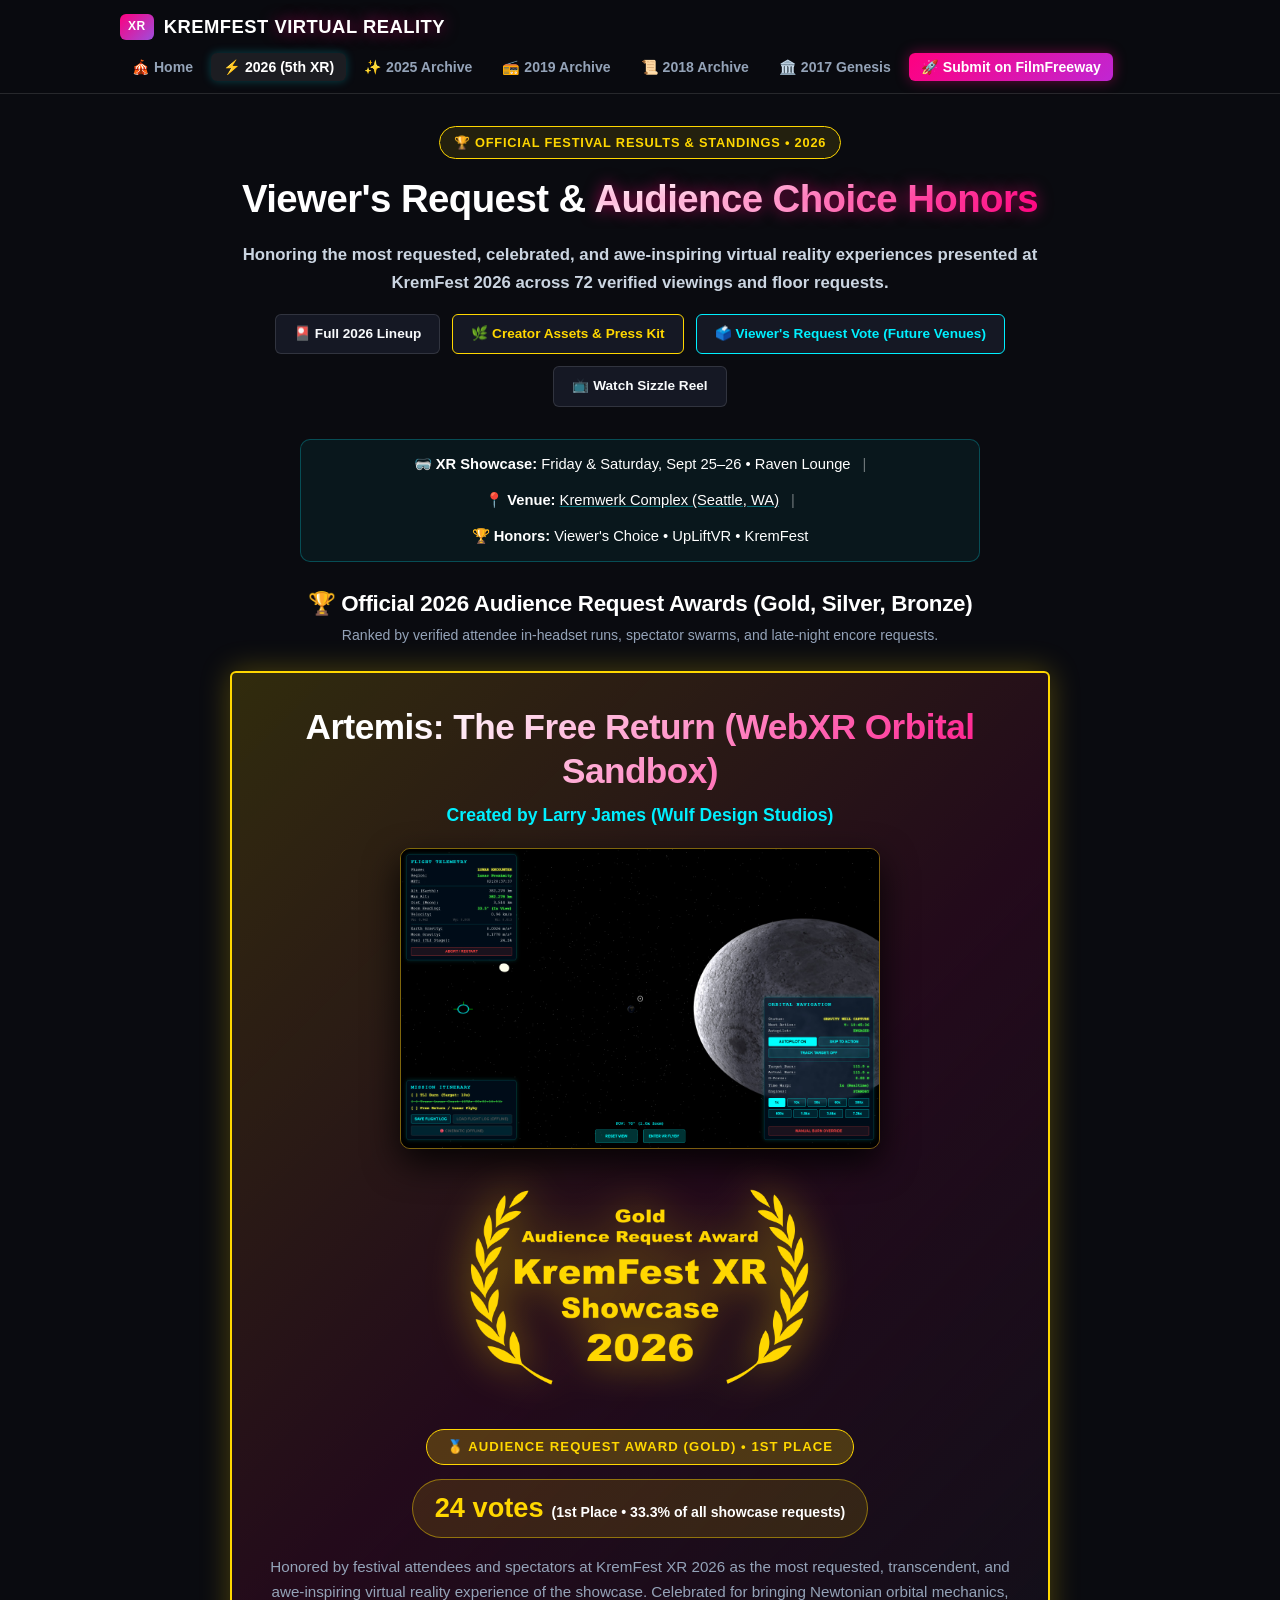
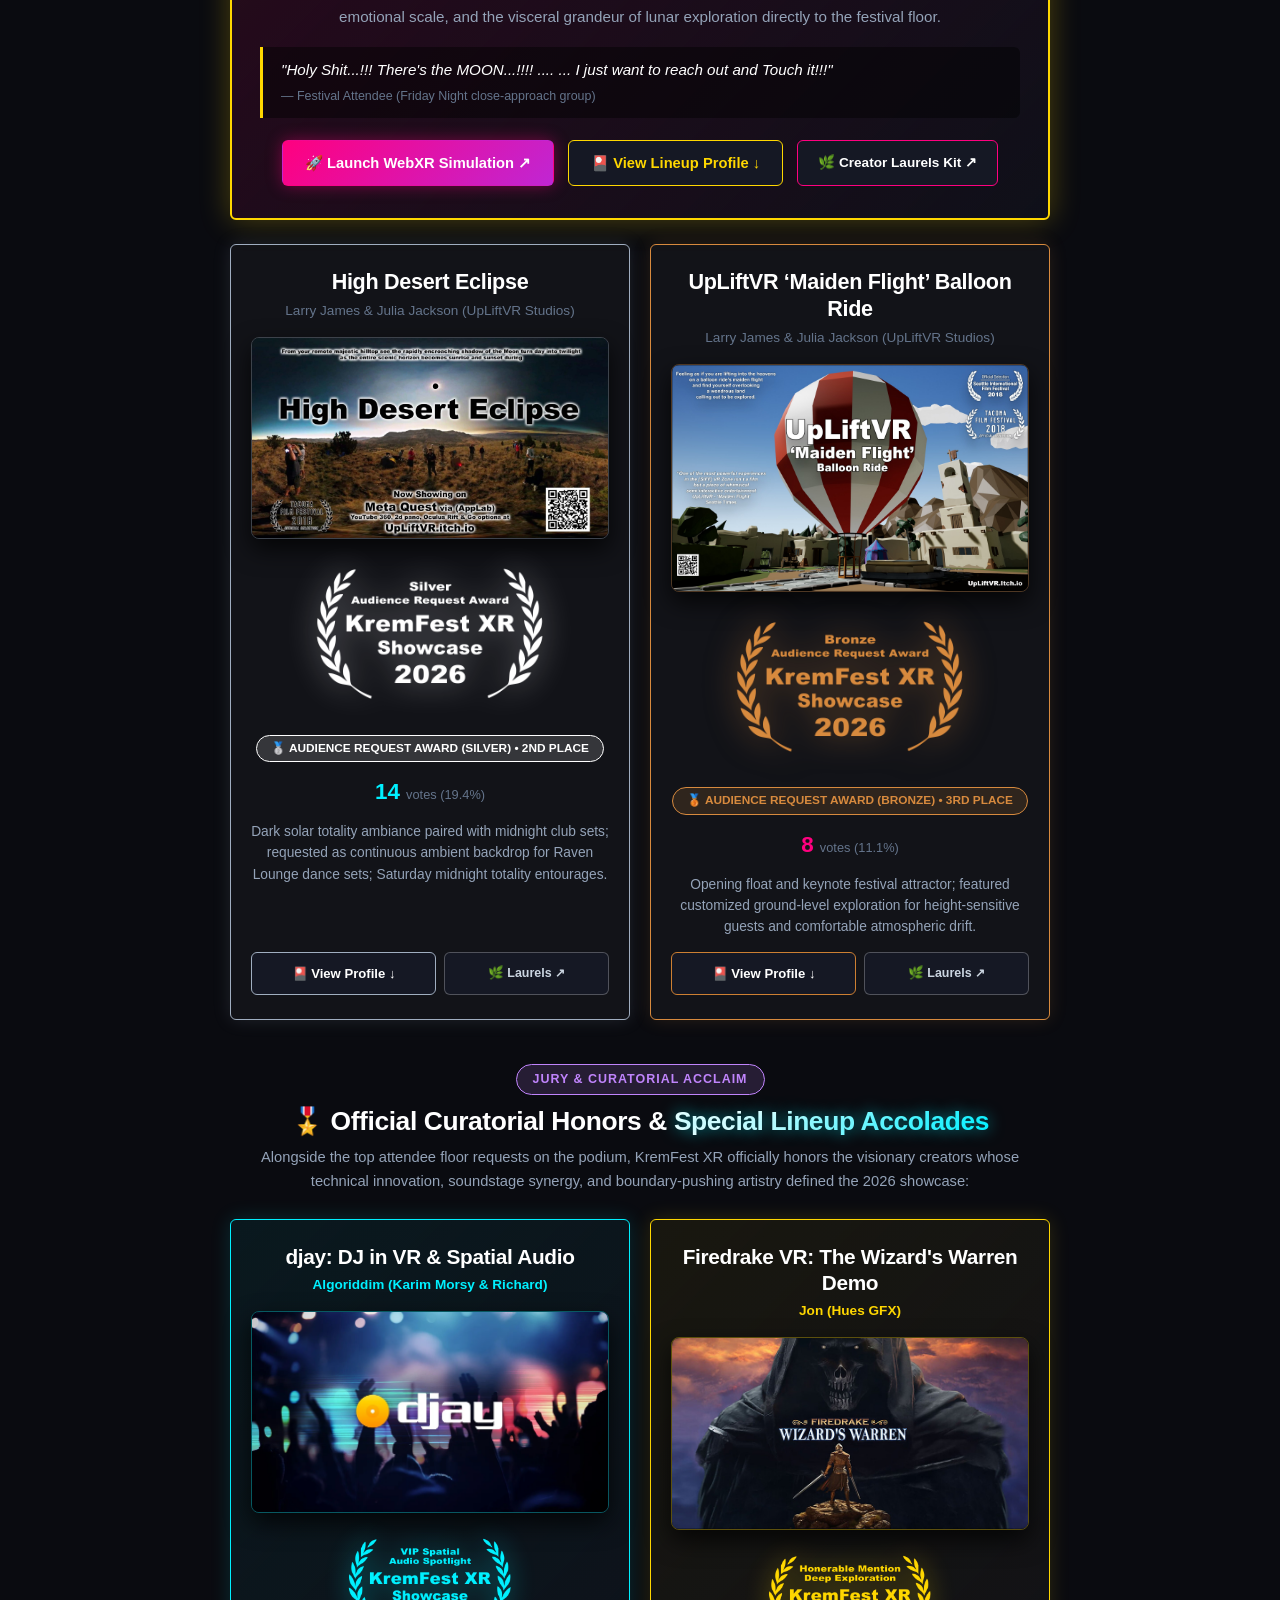
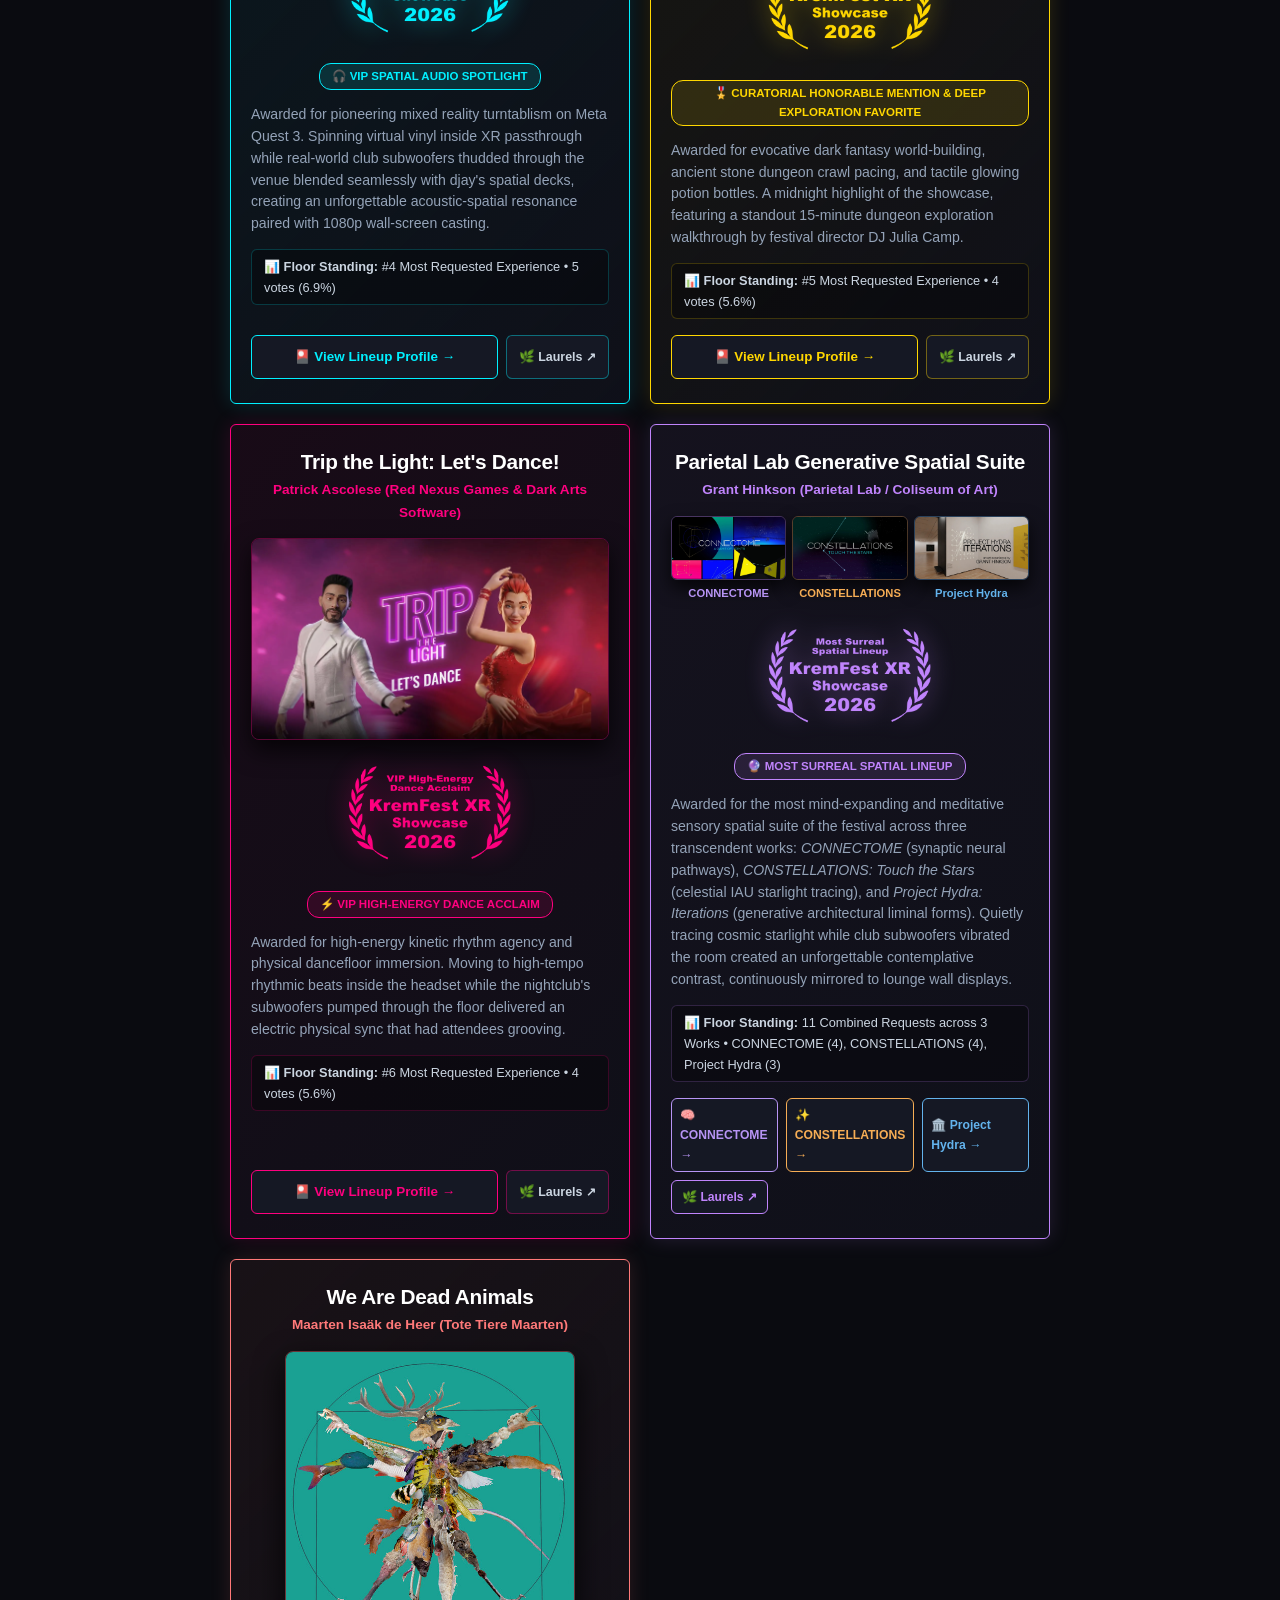
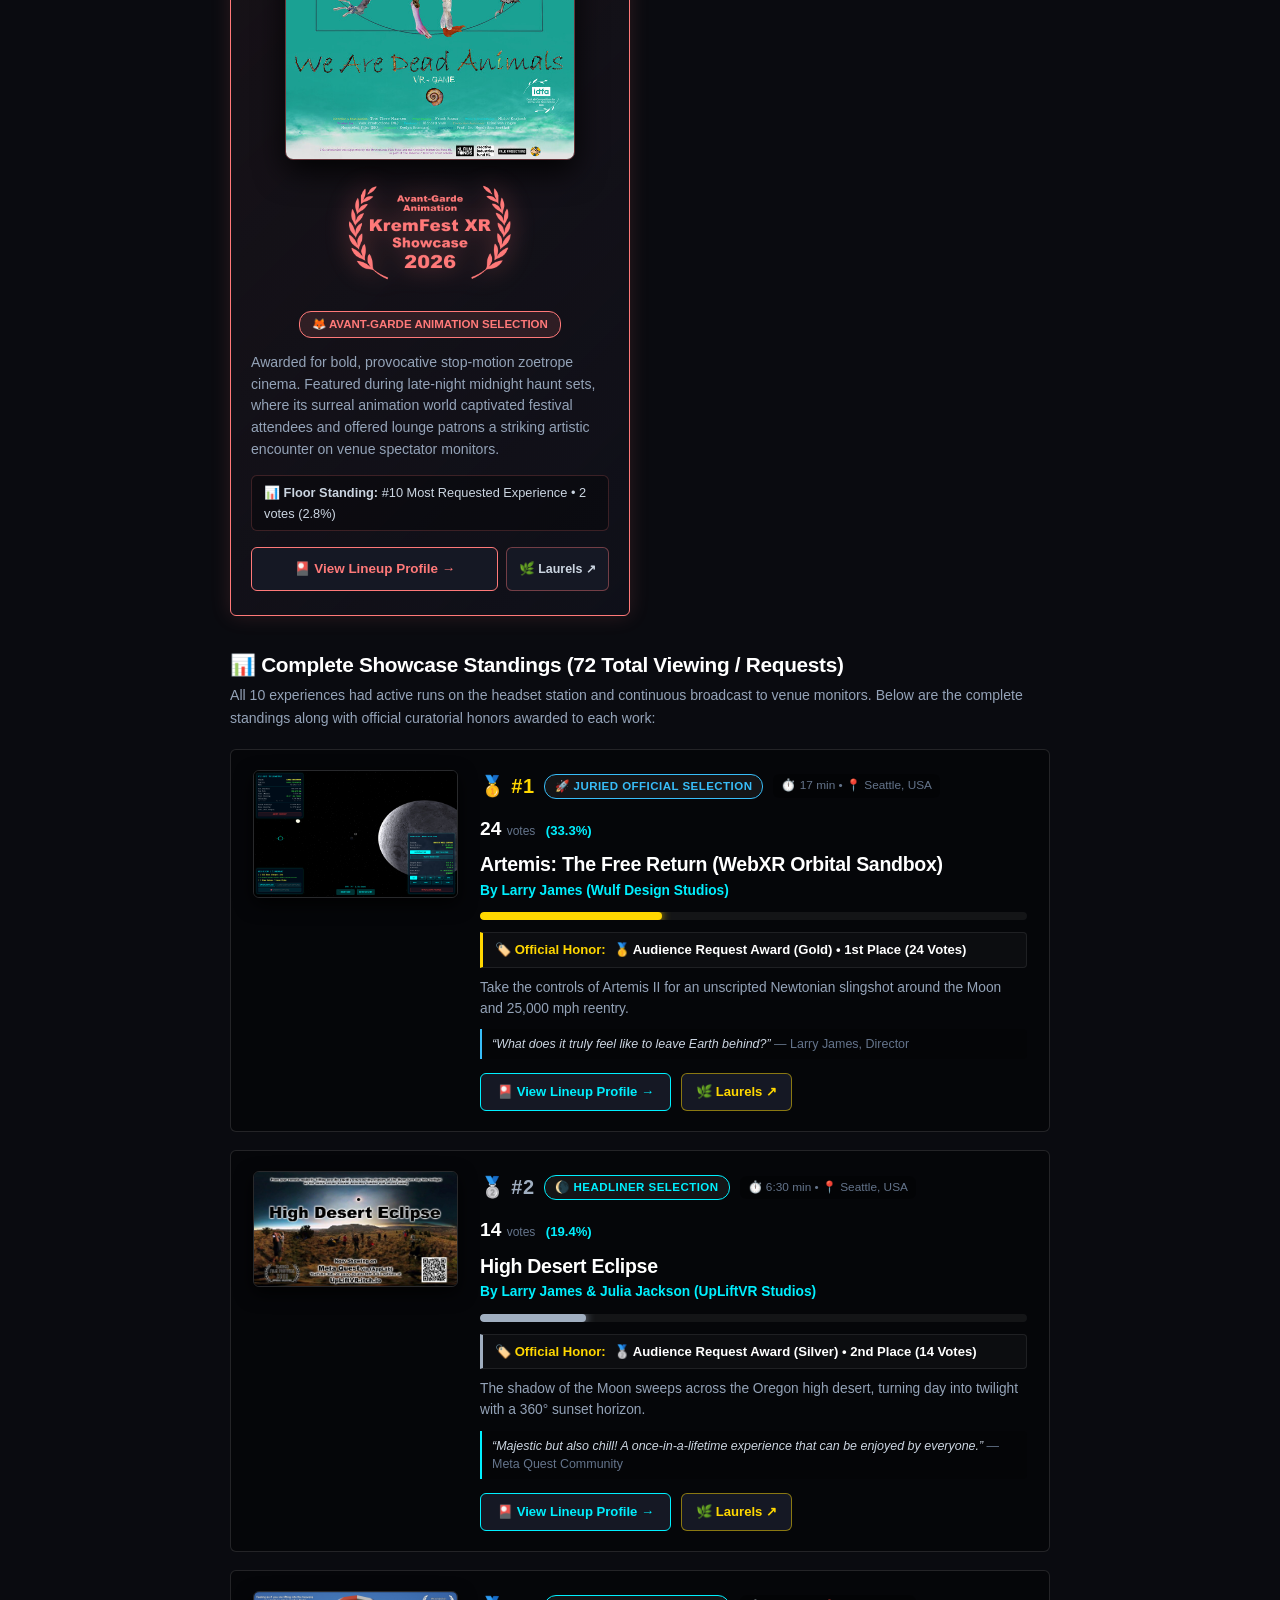
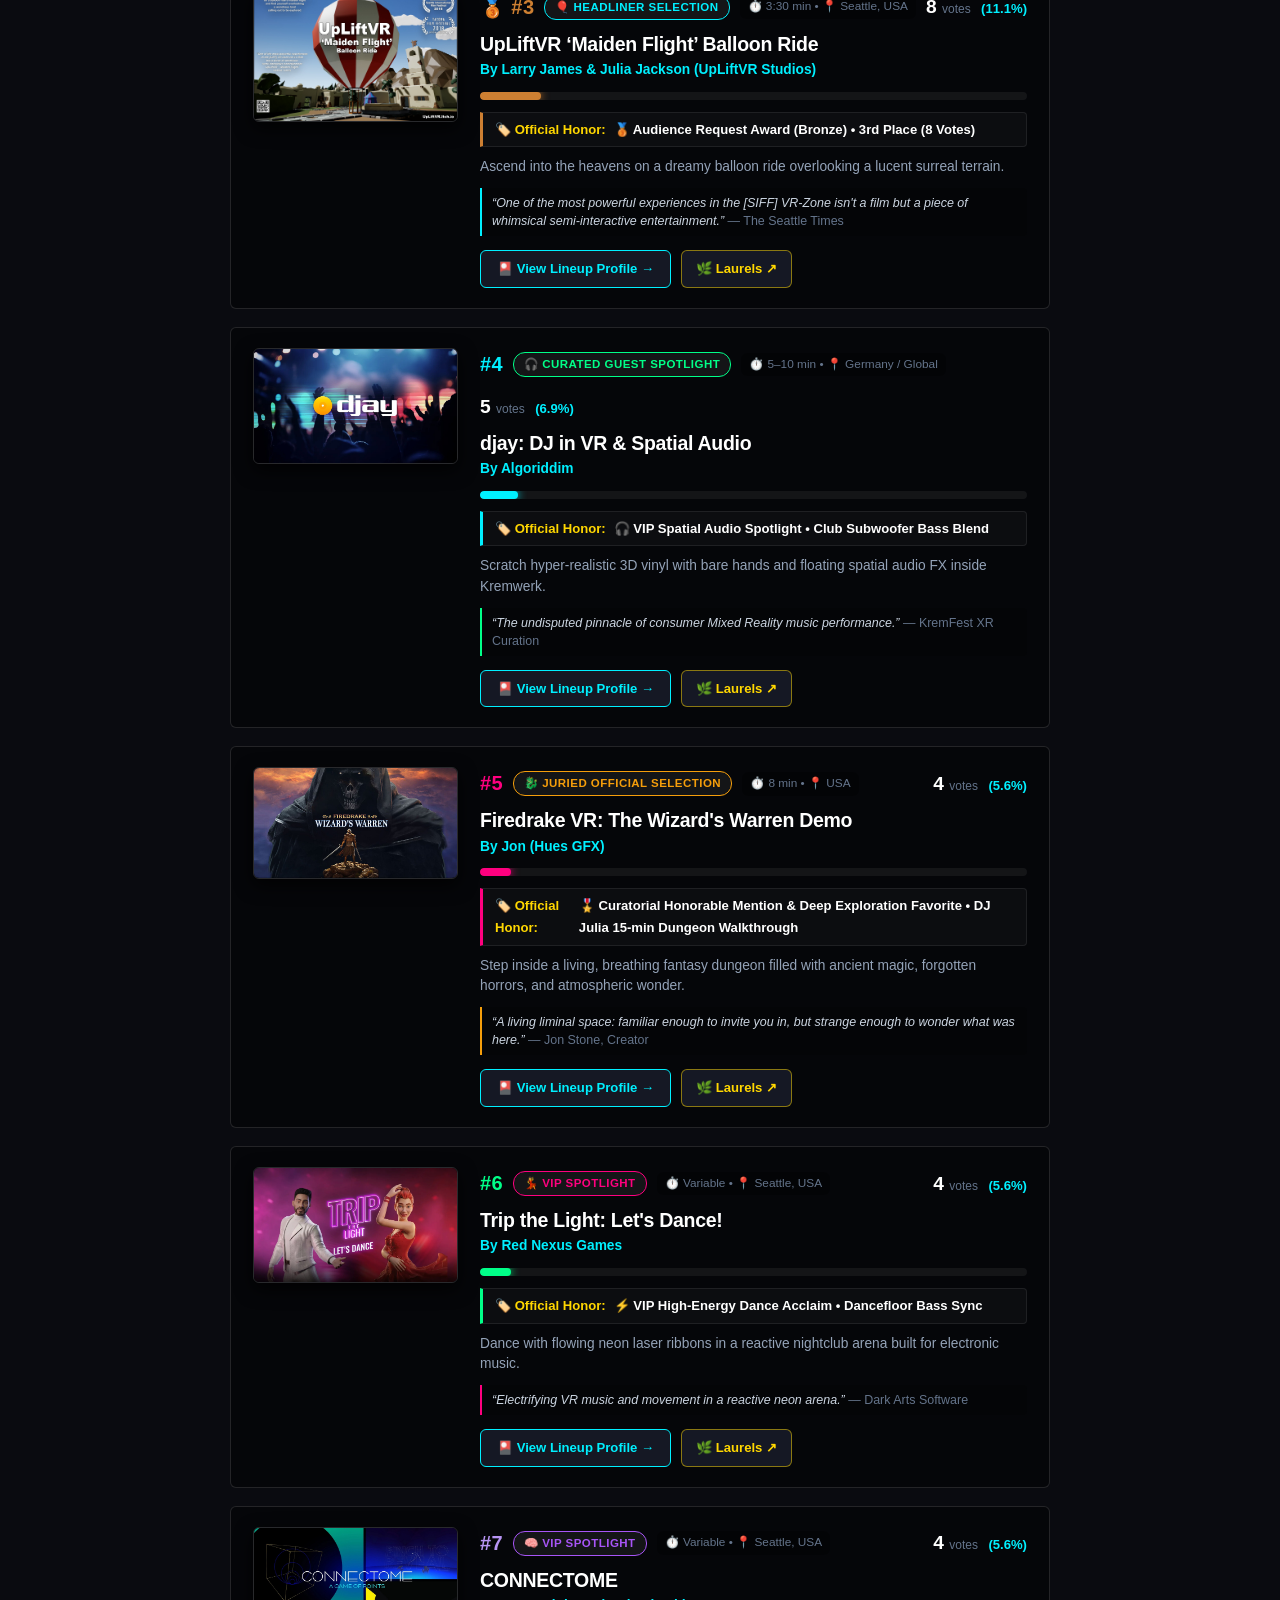
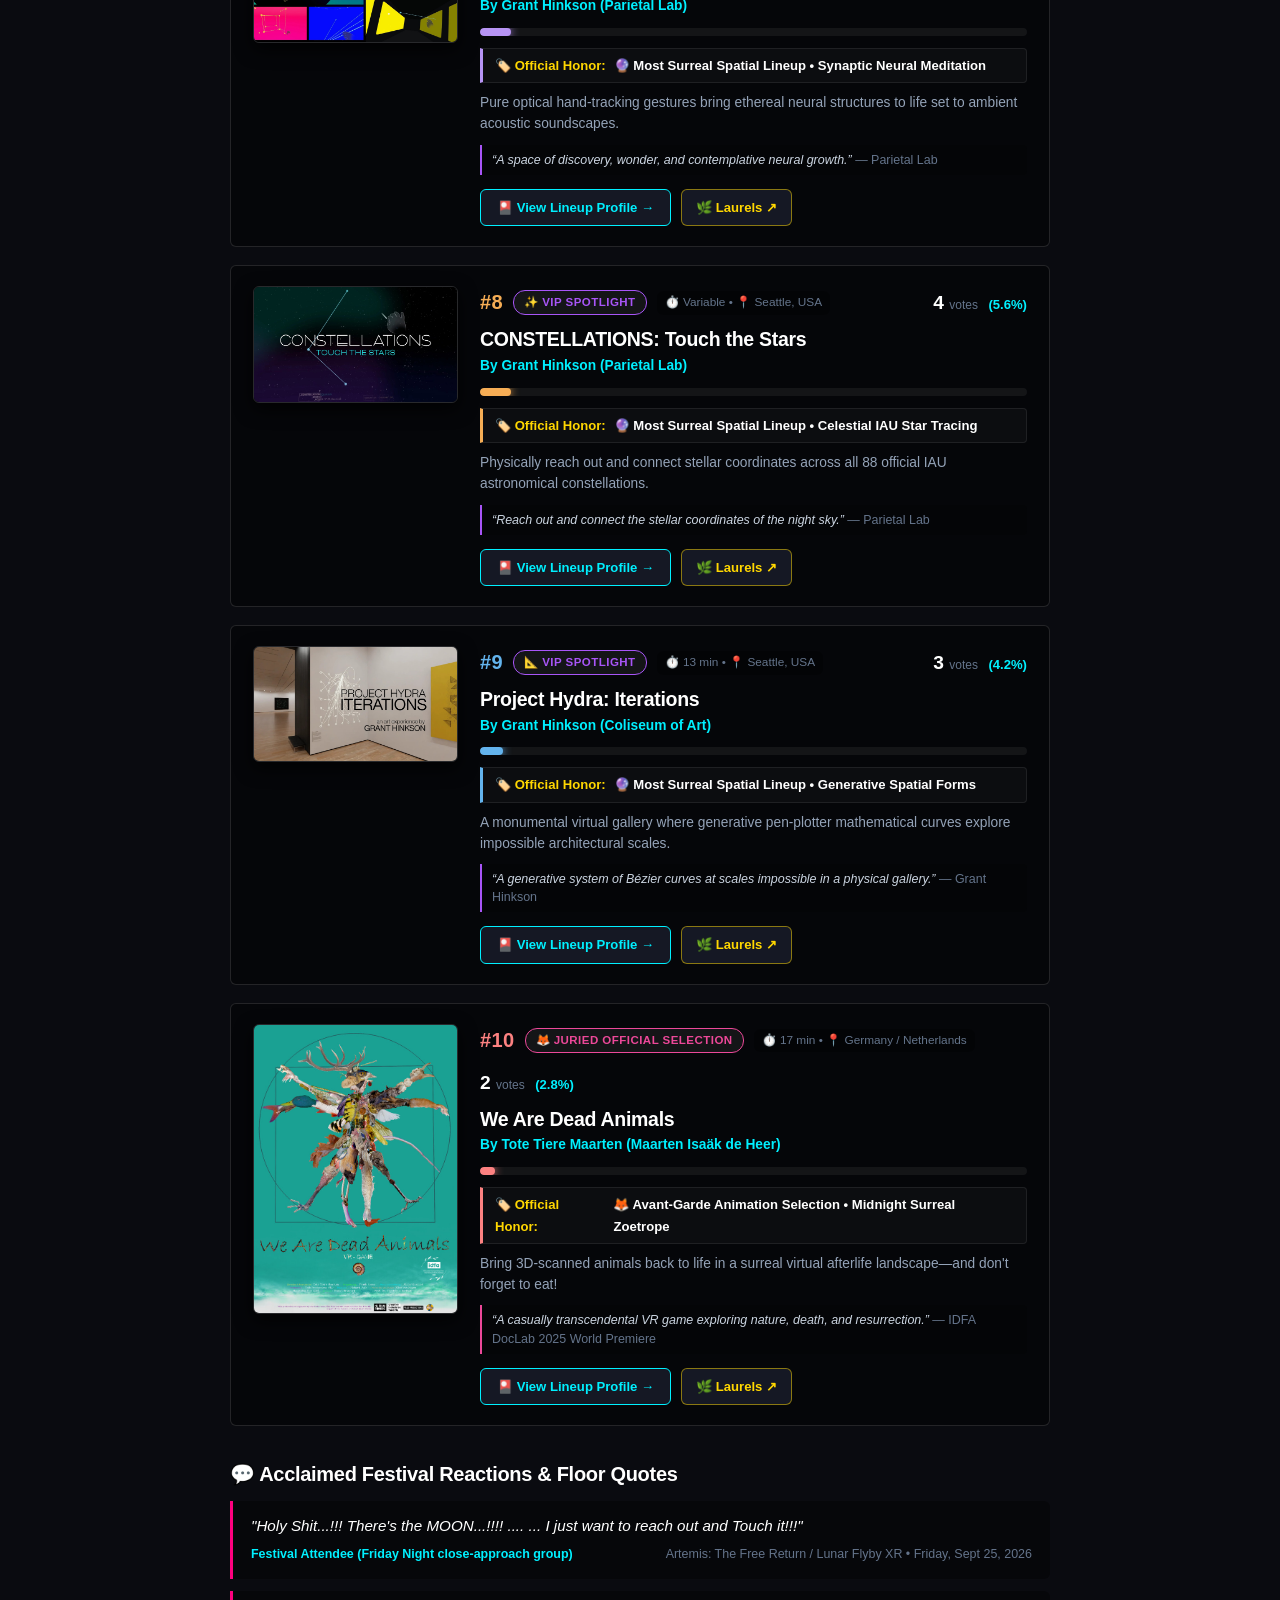
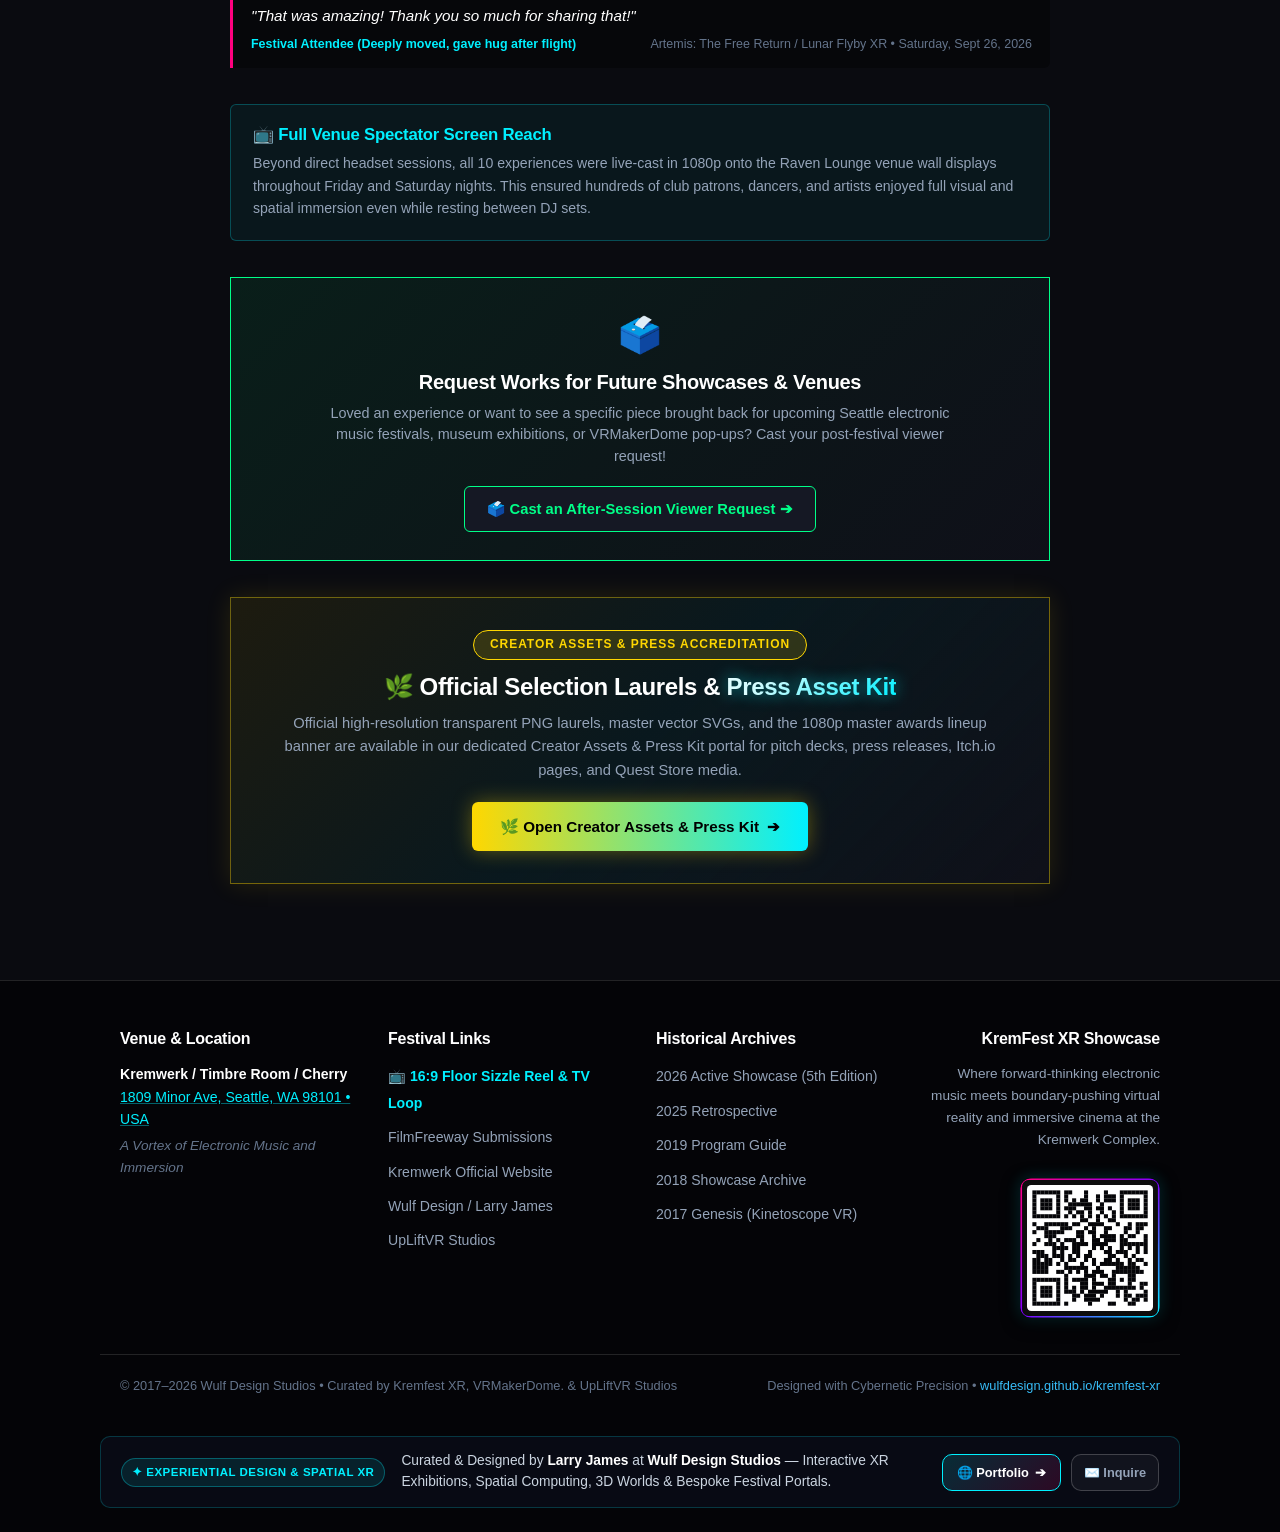
<file: 2026/results/index.html>
<!DOCTYPE html>
<html lang="en">
<head>
  <meta charset="UTF-8">
  <meta name="viewport" content="width=device-width, initial-scale=1.0">
  <title>KremFest XR 2026 — Official Viewer's Choice Standings &amp; Accolades</title>
  <link rel="stylesheet" href="../../assets/css/style.css?v=0.2.4">
</head>
<body>
  
  
  <nav class="navbar">
    <div class="nav-container">
      <a href="../../index.html" class="brand-link">
        <span class="brand-badge">XR</span>
        <span>KREMFEST <span class="glow-pink">VIRTUAL REALITY</span></span>
      </a>
      <ul class="nav-menu">
        <li class="nav-item"><a href="../../index.html">🎪 Home</a></li><li class="nav-item"><a href="../../2026/index.html" class="active">⚡ 2026 (5th XR)</a></li><li class="nav-item"><a href="../../2025/index.html">✨ 2025 Archive</a></li><li class="nav-item"><a href="../../2019/index.html">📻 2019 Archive</a></li><li class="nav-item"><a href="../../2018/index.html">📜 2018 Archive</a></li><li class="nav-item"><a href="../../2017/index.html">🏛️ 2017 Genesis</a></li><li class="nav-item"><a href="https://filmfreeway.com/KremFest" target="_blank" class="nav-cta">🚀 Submit on FilmFreeway</a></li>
      </ul>
    </div>
  </nav>

  <main class="container">
    <div class="guide-hero">
      <div class="guide-pill" style="border-color:#ffd700; color:#ffd700; background:rgba(255,215,0,0.1);">🏆 OFFICIAL FESTIVAL RESULTS &amp; STANDINGS • 2026</div>
      <h1 class="guide-title">Viewer's Request &amp; <span class="text-gradient-pink glow-pink">Audience Choice Honors</span></h1>
      <p class="guide-intro-text" style="text-align:center;">
        Honoring the most requested, celebrated, and awe-inspiring virtual reality experiences presented at KremFest 2026 across <strong>72 verified viewings and floor requests</strong>.
      </p>
      <div style="display:flex; justify-content:center; gap:12px; flex-wrap:wrap; margin-top:14px;">
        <a href="../index.html" class="btn btn-secondary" style="font-size:0.85rem; padding:8px 18px;">🎴 Full 2026 Lineup</a>
        <a href="../laurels/index.html" class="btn btn-secondary" style="font-size:0.85rem; padding:8px 18px; border-color:#ffd700; color:#ffd700;">🌿 Creator Assets &amp; Press Kit</a>
        <a href="../vote/index.html" class="btn btn-secondary" style="font-size:0.85rem; padding:8px 18px; border-color:var(--neon-cyan); color:var(--neon-cyan);">🗳️ Viewer's Request Vote (Future Venues)</a>
        <a href="../../sizzle/index.html" class="btn btn-secondary" style="font-size:0.85rem; padding:8px 18px;">📺 Watch Sizzle Reel</a>
      </div>
    </div>

    <!-- XR Showcase Hours & Location Callout Badge -->
    <div class="showcase-schedule-badge">
      <span>🥽 <strong>XR Showcase:</strong> Friday &amp; Saturday, Sept 25–26 • Raven Lounge</span>
      <span style="opacity: 0.4;">|</span>
      <span>📍 <strong>Venue:</strong> <a href="https://maps.google.com/?q=Kremwerk,+1809+Minor+Ave,+Seattle,+WA+98101" target="_blank" rel="noopener noreferrer" style="color:inherit; text-decoration:underline; text-decoration-color:rgba(0,240,255,0.4);" title="Open Kremwerk Complex in Google Maps">Kremwerk Complex (Seattle, WA)</a></span>
      <span style="opacity: 0.4;">|</span>
      <span>🏆 <strong>Honors:</strong> Viewer's Choice &bull; UpLiftVR &bull; KremFest</span>
    </div>

    <!-- Official Podium Standings -->
    <section style="margin: 28px 0;">
      <h2 style="text-align:center; font-size:1.4rem; margin-bottom:6px; color:#fff;">🏆 Official 2026 Audience Request Awards (Gold, Silver, Bronze)</h2>
      <p style="text-align:center; color:var(--text-muted); font-size:0.88rem; margin-bottom:24px;">
        Ranked by verified attendee in-headset runs, spectator swarms, and late-night encore requests.
      </p>

      
    <div class="winner-gold-hero" style="background: linear-gradient(135deg, rgba(255, 215, 0, 0.16) 0%, rgba(255, 0, 127, 0.1) 50%, rgba(15, 16, 25, 0.98) 100%); border: 2px solid #ffd700; border-radius: var(--radius-sm); box-shadow: 0 0 30px rgba(255, 215, 0, 0.28); padding: 32px 24px; margin-bottom: 24px; text-align: center;">
      <!-- Title & Creator (Top) -->
      <h2 style="font-size: 2.2rem; margin: 0 0 8px 0; color: #fff;" class="text-gradient-pink">
        Artemis: The Free Return (WebXR Orbital Sandbox)
      </h2>
      <div style="font-size: 1.1rem; color: var(--neon-cyan); font-weight: 700; margin-bottom: 18px;">
        Created by Larry James (Wulf Design Studios)
      </div>

      <!-- Poster Key Art (Sizzle Reel Style) -->
      <div style="margin: 0 auto 20px auto; max-width: 480px;">
        <img src="../../assets/images/2026/artemis_lunar_flyby_2026.jpg" alt="Artemis: The Free Return Key Art" style="width: 100%; height: auto; border-radius: 10px; box-shadow: 0 14px 35px rgba(0,0,0,0.85); border: 1.5px solid rgba(255,215,0,0.4); display: block;">
      </div>

      <!-- Laurels & Award Ribbon -->
      <div style="margin-bottom: 12px;">
        <img src="../../assets/images/2026/laurels/KremFestXR-2026-OfficialSelectionLaurals_Text_Gold-Award.png" alt="Audience Request Award (Gold) Laurel" style="height: 240px; width: auto; max-width: 90%; object-fit: contain; filter: drop-shadow(0 0 20px rgba(255,215,0,0.6));">
      </div>
      <div style="display:inline-block; background:rgba(255,215,0,0.22); border:1px solid #ffd700; color:#ffd700; font-weight:800; font-size:0.82rem; padding:6px 20px; border-radius:20px; letter-spacing:0.08em; margin-bottom:14px; text-transform:uppercase;">
        🥇 AUDIENCE REQUEST AWARD (GOLD) • 1ST PLACE
      </div>

      <!-- Vote Count (Top 3) -->
      <div style="display:block; margin-bottom:16px;">
        <div style="display:inline-flex; align-items:baseline; gap:8px; background:rgba(255,215,0,0.12); border:1px solid rgba(255,215,0,0.45); border-radius:30px; padding:6px 22px;">
          <span style="font-size: 1.7rem; font-weight: 900; color: #ffd700;">24 votes</span>
          <span style="font-size: 0.88rem; color: #fff; font-weight: 600;">(1st Place • 33.3% of all showcase requests)</span>
        </div>
      </div>
      <p style="color: var(--text-muted); font-size: 0.95rem; line-height: 1.65; max-width: 820px; margin: 0 auto 18px auto;">
        Honored by festival attendees and spectators at KremFest XR 2026 as the most requested, transcendent, and awe-inspiring virtual reality experience of the showcase. Celebrated for bringing Newtonian orbital mechanics, emotional scale, and the visceral grandeur of lunar exploration directly to the festival floor.
      </p>
      <div style="background: rgba(0,0,0,0.45); border-left: 3px solid #ffd700; border-radius: 0 var(--radius-sm) var(--radius-sm) 0; padding: 12px 18px; max-width: 760px; margin: 0 auto 22px auto; text-align: left;">
        <div style="color: #fff; font-style: italic; font-size: 0.95rem; margin-bottom: 4px; line-height: 1.5;">
          "Holy Shit...!!! There's the MOON...!!!! .... ... I just want to reach out and Touch it!!!"
        </div>
        <div style="color: var(--text-dim); font-size: 0.78rem;">
          — Festival Attendee (Friday Night close-approach group)
        </div>
      </div>
      <div style="display: flex; justify-content: center; gap: 14px; flex-wrap: wrap;">
        <a href="https://wulfdesign.github.io/lunar-flyby-xr" target="_blank" class="btn btn-primary" style="padding: 10px 22px; font-weight:bold;">
          🚀 Launch WebXR Simulation ↗
        </a>
        <a href="../index.html#2026-sel-artemis-the-free-return-webxr-orbital-sandbox" class="btn btn-secondary" style="padding: 10px 22px; border-color: #ffd700; color: #ffd700; font-weight:bold;">
          🎴 View Lineup Profile ↓
        </a>
        <a href="../laurels/index.html" class="btn btn-secondary" style="padding: 10px 20px; border-color: var(--neon-pink); color: #fff; font-size: 0.85rem;">
          🌿 Creator Laurels Kit ↗
        </a>
      </div>
    </div>
    
      
    <div style="display: grid; grid-template-columns: repeat(auto-fit, minmax(300px, 1fr)); gap: 20px; margin-bottom: 32px;">
      <!-- 2nd Place -->
      <div style="background: rgba(255,255,255,0.03); border: 1.5px solid #a0aec0; border-radius: var(--radius-sm); padding: 24px 20px; text-align: center; display: flex; flex-direction: column; justify-content: space-between; box-shadow: 0 0 18px rgba(160, 174, 192, 0.15);">
        <div>
          <!-- Title & Creator (Top) -->
          <h3 style="font-size: 1.35rem; font-weight: bold; color: #fff; margin: 0 0 4px 0;">High Desert Eclipse</h3>
          <div style="font-size: 0.85rem; color: var(--text-dim); margin-bottom: 14px;">Larry James & Julia Jackson (UpLiftVR Studios)</div>
          
          <!-- Poster Key Art (Sizzle Reel Style) -->
          <div style="margin: 0 auto 16px auto; max-width: 360px;">
            <img src="../../assets/images/2026/high_desert_eclipse_2026.jpg" alt="High Desert Eclipse Poster" style="width: 100%; height: auto; border-radius: 8px; box-shadow: 0 10px 25px rgba(0,0,0,0.75); border: 1px solid rgba(160,174,192,0.3); display: block;">
          </div>

          <!-- Laurels & Award Ribbon -->
          <div style="margin-bottom: 10px;">
            <img src="../../assets/images/2026/laurels/KremFestXR-2026-OfficialSelectionLaurals_Text_Silver-Award.png" alt="Audience Request Award (Silver) Laurel" style="height: 160px; width: auto; max-width: 90%; object-fit: contain; filter: drop-shadow(0 0 16px rgba(255,255,255,0.45));">
          </div>
          <div style="display:inline-block; font-size: 0.74rem; font-weight: 800; color: #ffffff; background: rgba(255, 255, 255, 0.15); border: 1px solid #ffffff; padding: 3px 14px; border-radius: 14px; text-transform: uppercase; margin-bottom: 12px;">
            🥈 AUDIENCE REQUEST AWARD (SILVER) • 2ND PLACE
          </div>

          <!-- Vote Count (Top 3) -->
          <div style="font-size: 1.4rem; font-weight: 800; color: var(--neon-cyan); margin-bottom: 10px;">
            14 <span style="font-size: 0.8rem; font-weight: normal; color: var(--text-dim);">votes (19.4%)</span>
          </div>
          <p style="font-size: 0.86rem; color: var(--text-muted); line-height: 1.55; margin: 0 0 14px 0;">
            Dark solar totality ambiance paired with midnight club sets; requested as continuous ambient backdrop for Raven Lounge dance sets; Saturday midnight totality entourages.
          </p>
        </div>
        <div style="display: flex; gap: 8px; flex-wrap: wrap;">
          <a href="../index.html#2026-hl-high-desert-eclipse" class="btn btn-secondary" style="flex: 1 1 120px; justify-content: center; font-size: 0.82rem; border-color: #a0aec0; color: #fff;">
            🎴 View Profile ↓
          </a>
          <a href="../laurels/index.html" class="btn btn-secondary" style="flex: 1 1 100px; justify-content: center; font-size: 0.78rem; border-color: rgba(255,255,255,0.25); color: #cbd5e1;">
            🌿 Laurels ↗
          </a>
        </div>
      </div>

      <!-- 3rd Place -->
      <div style="background: rgba(255,255,255,0.03); border: 1.5px solid #d78a3e; border-radius: var(--radius-sm); padding: 24px 20px; text-align: center; display: flex; flex-direction: column; justify-content: space-between; box-shadow: 0 0 18px rgba(215, 138, 62, 0.15);">
        <div>
          <!-- Title & Creator (Top) -->
          <h3 style="font-size: 1.35rem; font-weight: bold; color: #fff; margin: 0 0 4px 0;">UpLiftVR ‘Maiden Flight’ Balloon Ride</h3>
          <div style="font-size: 0.85rem; color: var(--text-dim); margin-bottom: 14px;">Larry James & Julia Jackson (UpLiftVR Studios)</div>

          <!-- Poster Key Art (Sizzle Reel Style) -->
          <div style="margin: 0 auto 16px auto; max-width: 360px;">
            <img src="../../assets/images/2026/maiden_flight_2026.jpg" alt="UpLiftVR ‘Maiden Flight’ Balloon Ride Poster" style="width: 100%; height: auto; border-radius: 8px; box-shadow: 0 10px 25px rgba(0,0,0,0.75); border: 1px solid rgba(215,138,62,0.3); display: block;">
          </div>

          <!-- Laurels & Award Ribbon -->
          <div style="margin-bottom: 10px;">
            <img src="../../assets/images/2026/laurels/KremFestXR-2026-OfficialSelectionLaurals_Text_Bronze-Award.png" alt="Audience Request Award (Bronze) Laurel" style="height: 160px; width: auto; max-width: 90%; object-fit: contain; filter: drop-shadow(0 0 16px rgba(215,138,62,0.5));">
          </div>
          <div style="display:inline-block; font-size: 0.74rem; font-weight: 800; color: #d78a3e; background: rgba(215, 138, 62, 0.15); border: 1px solid #d78a3e; padding: 3px 14px; border-radius: 14px; text-transform: uppercase; margin-bottom: 12px;">
            🥉 AUDIENCE REQUEST AWARD (BRONZE) • 3RD PLACE
          </div>

          <!-- Vote Count (Top 3) -->
          <div style="font-size: 1.4rem; font-weight: 800; color: var(--neon-pink); margin-bottom: 10px;">
            8 <span style="font-size: 0.8rem; font-weight: normal; color: var(--text-dim);">votes (11.1%)</span>
          </div>
          <p style="font-size: 0.86rem; color: var(--text-muted); line-height: 1.55; margin: 0 0 14px 0;">
            Opening float and keynote festival attractor; featured customized ground-level exploration for height-sensitive guests and comfortable atmospheric drift.
          </p>
        </div>
        <div style="display: flex; gap: 8px; flex-wrap: wrap;">
          <a href="../index.html#2026-hl-maiden-flight" class="btn btn-secondary" style="flex: 1 1 120px; justify-content: center; font-size: 0.82rem; border-color: #cd7f32; color: #fff;">
            🎴 View Profile ↓
          </a>
          <a href="../laurels/index.html" class="btn btn-secondary" style="flex: 1 1 100px; justify-content: center; font-size: 0.78rem; border-color: rgba(255,255,255,0.25); color: #cbd5e1;">
            🌿 Laurels ↗
          </a>
        </div>
      </div>
    </div>
    
    </section>

    
    <!-- 🎖️ Official Curatorial Honors & Lineup Accolades -->
    <section style="margin: 44px 0 36px 0;">
      <div style="text-align: center; margin-bottom: 26px;">
        <div style="display:inline-block; background:rgba(192, 132, 252, 0.15); border:1px solid #c084fc; color:#c084fc; font-weight:800; font-size:0.78rem; padding:4px 16px; border-radius:20px; letter-spacing:0.08em; text-transform:uppercase; margin-bottom:10px;">
          JURY &amp; CURATORIAL ACCLAIM
        </div>
        <h2 style="font-size: 1.65rem; color: #fff; margin: 0 0 8px 0;">
          🎖️ Official Curatorial Honors &amp; <span class="text-gradient-cyan glow-cyan">Special Lineup Accolades</span>
        </h2>
        <p style="color: var(--text-muted); font-size: 0.92rem; max-width: 820px; margin: 0 auto; line-height: 1.6;">
          Alongside the top attendee floor requests on the podium, KremFest XR officially honors the visionary creators whose technical innovation, soundstage synergy, and boundary-pushing artistry defined the 2026 showcase:
        </p>
      </div>

      <div style="display: grid; grid-template-columns: repeat(auto-fit, minmax(320px, 1fr)); gap: 20px; margin-bottom: 28px;">
        
        <!-- Award 1: djay -->
        <div style="background: linear-gradient(135deg, rgba(0, 240, 255, 0.06) 0%, rgba(15, 16, 25, 0.98) 100%); border: 1.5px solid var(--neon-cyan); border-radius: var(--radius-sm); padding: 24px 20px; display: flex; flex-direction: column; justify-content: space-between; box-shadow: 0 0 20px rgba(0, 240, 255, 0.15);">
          <div>
            <!-- Title & Creator (Top) -->
            <h3 style="font-size: 1.3rem; font-weight: bold; color: #fff; margin: 0 0 4px 0; text-align: center;">djay: DJ in VR &amp; Spatial Audio</h3>
            <div style="font-size: 0.85rem; color: var(--neon-cyan); font-weight: 700; margin-bottom: 14px; text-align: center;">Algoriddim (Karim Morsy &amp; Richard)</div>
            
            <!-- Poster Key Art (Sizzle Reel Style) -->
            <div style="margin: 0 auto 16px auto;">
              <img src="../../assets/images/2026/djay_algoriddim_2026.jpg" alt="djay: DJ in VR &amp; Spatial Audio Key Art" style="width: 100%; height: auto; border-radius: 8px; box-shadow: 0 10px 25px rgba(0,0,0,0.75); border: 1px solid rgba(0,240,255,0.3); display: block;">
            </div>

            <!-- Laurels & Award Ribbon -->
            <div style="text-align: center; margin-bottom: 10px;">
              <img src="../../assets/images/2026/laurels/KremFestXR-2026-OfficialSelectionLaurals_Text_Audio-Spotlight.png" alt="VIP Spatial Audio Spotlight Laurel" style="height: 115px; width: auto; max-width: 85%; object-fit: contain; filter: drop-shadow(0 0 12px rgba(0,240,255,0.45));">
            </div>
            <div style="text-align: center; margin-bottom: 14px;">
              <div style="display:inline-block; font-size: 0.72rem; font-weight: 800; color: var(--neon-cyan); background: rgba(0, 240, 255, 0.12); border: 1px solid var(--neon-cyan); padding: 3px 12px; border-radius: 12px; text-transform: uppercase;">
                🎧 VIP SPATIAL AUDIO SPOTLIGHT
              </div>
            </div>

            <p style="font-size: 0.88rem; color: var(--text-muted); line-height: 1.55; margin: 0 0 14px 0;">
              Awarded for pioneering mixed reality turntablism on Meta Quest 3. Spinning virtual vinyl inside XR passthrough while real-world club subwoofers thudded through the venue blended seamlessly with djay's spatial decks, creating an unforgettable acoustic-spatial resonance paired with 1080p wall-screen casting.
            </p>
            <div style="background: rgba(0,0,0,0.3); border: 1px solid rgba(0,240,255,0.2); border-radius: 6px; padding: 6px 12px; margin-bottom: 16px; font-size: 0.8rem; color: #cbd5e1;">
              📊 <strong>Floor Standing:</strong> #4 Most Requested Experience &bull; 5 votes (6.9%)
            </div>
          </div>
          <div style="display:flex; gap:8px; flex-wrap:wrap;">
            <a href="../index.html#2026-vip-djay-algoriddim" class="btn btn-secondary" style="flex:1 1 140px; justify-content: center; font-size: 0.84rem; border-color: var(--neon-cyan); color: var(--neon-cyan);">
              🎴 View Lineup Profile →
            </a>
            <a href="../laurels/index.html" class="btn btn-secondary" style="flex:0 0 auto; justify-content: center; font-size: 0.78rem; padding:6px 12px; border-color: rgba(0,240,255,0.4); color: #cbd5e1;">
              🌿 Laurels ↗
            </a>
          </div>
        </div>

        <!-- Award 2: Firedrake VR -->
        <div style="background: linear-gradient(135deg, rgba(255, 215, 0, 0.06) 0%, rgba(15, 16, 25, 0.98) 100%); border: 1.5px solid #ffd700; border-radius: var(--radius-sm); padding: 24px 20px; display: flex; flex-direction: column; justify-content: space-between; box-shadow: 0 0 20px rgba(255, 215, 0, 0.15);">
          <div>
            <!-- Title & Creator (Top) -->
            <h3 style="font-size: 1.3rem; font-weight: bold; color: #fff; margin: 0 0 4px 0; text-align: center;">Firedrake VR: The Wizard's Warren Demo</h3>
            <div style="font-size: 0.85rem; color: #ffd700; font-weight: 700; margin-bottom: 14px; text-align: center;">Jon (Hues GFX)</div>

            <!-- Poster Key Art (Sizzle Reel Style) -->
            <div style="margin: 0 auto 16px auto;">
              <img src="../../assets/images/2026/firedrake_wizards_warren_2026.jpg" alt="Firedrake VR: The Wizard's Warren Demo Key Art" style="width: 100%; height: auto; border-radius: 8px; box-shadow: 0 10px 25px rgba(0,0,0,0.75); border: 1px solid rgba(255,215,0,0.3); display: block;">
            </div>

            <!-- Laurels & Award Ribbon -->
            <div style="text-align: center; margin-bottom: 10px;">
              <img src="../../assets/images/2026/laurels/KremFestXR-2026-OfficialSelectionLaurals_Text_Deep-Exploration.png" alt="Curatorial Honorable Mention Laurel" style="height: 115px; width: auto; max-width: 85%; object-fit: contain; filter: drop-shadow(0 0 12px rgba(255,215,0,0.45));">
            </div>
            <div style="text-align: center; margin-bottom: 14px;">
              <div style="display:inline-block; font-size: 0.72rem; font-weight: 800; color: #ffd700; background: rgba(255, 215, 0, 0.12); border: 1px solid #ffd700; padding: 3px 12px; border-radius: 12px; text-transform: uppercase;">
                🎖️ CURATORIAL HONORABLE MENTION &amp; DEEP EXPLORATION FAVORITE
              </div>
            </div>

            <p style="font-size: 0.88rem; color: var(--text-muted); line-height: 1.55; margin: 0 0 14px 0;">
              Awarded for evocative dark fantasy world-building, ancient stone dungeon crawl pacing, and tactile glowing potion bottles. A midnight highlight of the showcase, featuring a standout 15-minute dungeon exploration walkthrough by festival director DJ Julia Camp.
            </p>
            <div style="background: rgba(0,0,0,0.3); border: 1px solid rgba(255,215,0,0.2); border-radius: 6px; padding: 6px 12px; margin-bottom: 16px; font-size: 0.8rem; color: #cbd5e1;">
              📊 <strong>Floor Standing:</strong> #5 Most Requested Experience &bull; 4 votes (5.6%)
            </div>
          </div>
          <div style="display:flex; gap:8px; flex-wrap:wrap;">
            <a href="../index.html#2026-sel-firedrake-vr" class="btn btn-secondary" style="flex:1 1 140px; justify-content: center; font-size: 0.84rem; border-color: #ffd700; color: #ffd700;">
              🎴 View Lineup Profile →
            </a>
            <a href="../laurels/index.html" class="btn btn-secondary" style="flex:0 0 auto; justify-content: center; font-size: 0.78rem; padding:6px 12px; border-color: rgba(255,215,0,0.4); color: #cbd5e1;">
              🌿 Laurels ↗
            </a>
          </div>
        </div>

        <!-- Award 3: Trip the Light -->
        <div style="background: linear-gradient(135deg, rgba(255, 0, 127, 0.06) 0%, rgba(15, 16, 25, 0.98) 100%); border: 1.5px solid var(--neon-pink); border-radius: var(--radius-sm); padding: 24px 20px; display: flex; flex-direction: column; justify-content: space-between; box-shadow: 0 0 20px rgba(255, 0, 127, 0.15);">
          <div>
            <!-- Title & Creator (Top) -->
            <h3 style="font-size: 1.3rem; font-weight: bold; color: #fff; margin: 0 0 4px 0; text-align: center;">Trip the Light: Let's Dance!</h3>
            <div style="font-size: 0.85rem; color: var(--neon-pink); font-weight: 700; margin-bottom: 14px; text-align: center;">Patrick Ascolese (Red Nexus Games &amp; Dark Arts Software)</div>

            <!-- Poster Key Art (Sizzle Reel Style) -->
            <div style="margin: 0 auto 16px auto;">
              <img src="../../assets/images/2026/trip_the_light_2026.jpg" alt="Trip the Light: Let's Dance! Key Art" style="width: 100%; height: auto; border-radius: 8px; box-shadow: 0 10px 25px rgba(0,0,0,0.75); border: 1px solid rgba(255,0,127,0.3); display: block;">
            </div>

            <!-- Laurels & Award Ribbon -->
            <div style="text-align: center; margin-bottom: 10px;">
              <img src="../../assets/images/2026/laurels/KremFestXR-2026-OfficialSelectionLaurals_Text_Dance-Acclaim.png" alt="VIP High-Energy Dance Acclaim Laurel" style="height: 115px; width: auto; max-width: 85%; object-fit: contain; filter: drop-shadow(0 0 12px rgba(255,0,127,0.45));">
            </div>
            <div style="text-align: center; margin-bottom: 14px;">
              <div style="display:inline-block; font-size: 0.72rem; font-weight: 800; color: var(--neon-pink); background: rgba(255, 0, 127, 0.12); border: 1px solid var(--neon-pink); padding: 3px 12px; border-radius: 12px; text-transform: uppercase;">
                ⚡ VIP HIGH-ENERGY DANCE ACCLAIM
              </div>
            </div>

            <p style="font-size: 0.88rem; color: var(--text-muted); line-height: 1.55; margin: 0 0 14px 0;">
              Awarded for high-energy kinetic rhythm agency and physical dancefloor immersion. Moving to high-tempo rhythmic beats inside the headset while the nightclub's subwoofers pumped through the floor delivered an electric physical sync that had attendees grooving.
            </p>
            <div style="background: rgba(0,0,0,0.3); border: 1px solid rgba(255,0,127,0.2); border-radius: 6px; padding: 6px 12px; margin-bottom: 16px; font-size: 0.8rem; color: #cbd5e1;">
              📊 <strong>Floor Standing:</strong> #6 Most Requested Experience &bull; 4 votes (5.6%)
            </div>
          </div>
          <div style="display:flex; gap:8px; flex-wrap:wrap;">
            <a href="../index.html#2026-vip-trip-the-light" class="btn btn-secondary" style="flex:1 1 140px; justify-content: center; font-size: 0.84rem; border-color: var(--neon-pink); color: var(--neon-pink);">
              🎴 View Lineup Profile →
            </a>
            <a href="../laurels/index.html" class="btn btn-secondary" style="flex:0 0 auto; justify-content: center; font-size: 0.78rem; padding:6px 12px; border-color: rgba(255,0,127,0.4); color: #cbd5e1;">
              🌿 Laurels ↗
            </a>
          </div>
        </div>

        <!-- Award 4: Grant Hinkson / Parietal Lab Suite -->
        <div style="background: linear-gradient(135deg, rgba(192, 132, 252, 0.06) 0%, rgba(15, 16, 25, 0.98) 100%); border: 1.5px solid #c084fc; border-radius: var(--radius-sm); padding: 24px 20px; display: flex; flex-direction: column; justify-content: space-between; box-shadow: 0 0 20px rgba(192, 132, 252, 0.15);">
          <div>
            <!-- Title & Creator (Top) -->
            <h3 style="font-size: 1.3rem; font-weight: bold; color: #fff; margin: 0 0 4px 0; text-align: center;">Parietal Lab Generative Spatial Suite</h3>
            <div style="font-size: 0.85rem; color: #c084fc; font-weight: 700; margin-bottom: 14px; text-align: center;">Grant Hinkson (Parietal Lab / Coliseum of Art)</div>

            <!-- Poster Key Art (3-Work Triptych Row) -->
            <div style="display: grid; grid-template-columns: repeat(3, 1fr); gap: 6px; margin: 0 auto 16px auto;">
              <div style="text-align: center;">
                <img src="../../assets/images/2026/connectome_2026.jpg" alt="CONNECTOME" style="width: 100%; aspect-ratio: 16/9; height: auto; object-fit: cover; border-radius: 6px; box-shadow: 0 8px 18px rgba(0,0,0,0.75); border: 1px solid rgba(192,132,252,0.3); display: block;">
                <div style="font-size: 0.7rem; color: #b794f4; margin-top: 4px; font-weight: 700;">CONNECTOME</div>
              </div>
              <div style="text-align: center;">
                <img src="../../assets/images/2026/constellations_2026.jpg" alt="CONSTELLATIONS" style="width: 100%; aspect-ratio: 16/9; height: auto; object-fit: cover; border-radius: 6px; box-shadow: 0 8px 18px rgba(0,0,0,0.75); border: 1px solid rgba(246,173,85,0.3); display: block;">
                <div style="font-size: 0.7rem; color: #f6ad55; margin-top: 4px; font-weight: 700;">CONSTELLATIONS</div>
              </div>
              <div style="text-align: center;">
                <img src="../../assets/images/2026/project_hydra_2026.jpg" alt="Project Hydra" style="width: 100%; aspect-ratio: 16/9; height: auto; object-fit: cover; border-radius: 6px; box-shadow: 0 8px 18px rgba(0,0,0,0.75); border: 1px solid rgba(99,179,237,0.3); display: block;">
                <div style="font-size: 0.7rem; color: #63b3ed; margin-top: 4px; font-weight: 700;">Project Hydra</div>
              </div>
            </div>

            <!-- Laurels & Award Ribbon -->
            <div style="text-align: center; margin-bottom: 10px;">
              <img src="../../assets/images/2026/laurels/KremFestXR-2026-OfficialSelectionLaurals_Text_Most-Surreal.png" alt="Most Surreal Spatial Lineup Laurel" style="height: 115px; width: auto; max-width: 85%; object-fit: contain; filter: drop-shadow(0 0 12px rgba(192,132,252,0.45));">
            </div>
            <div style="text-align: center; margin-bottom: 14px;">
              <div style="display:inline-block; font-size: 0.72rem; font-weight: 800; color: #c084fc; background: rgba(192, 132, 252, 0.12); border: 1px solid #c084fc; padding: 3px 12px; border-radius: 12px; text-transform: uppercase;">
                🔮 MOST SURREAL SPATIAL LINEUP
              </div>
            </div>

            <p style="font-size: 0.88rem; color: var(--text-muted); line-height: 1.55; margin: 0 0 14px 0;">
              Awarded for the most mind-expanding and meditative sensory spatial suite of the festival across three transcendent works: <em>CONNECTOME</em> (synaptic neural pathways), <em>CONSTELLATIONS: Touch the Stars</em> (celestial IAU starlight tracing), and <em>Project Hydra: Iterations</em> (generative architectural liminal forms). Quietly tracing cosmic starlight while club subwoofers vibrated the room created an unforgettable contemplative contrast, continuously mirrored to lounge wall displays.
            </p>
            <div style="background: rgba(0,0,0,0.3); border: 1px solid rgba(192,132,252,0.2); border-radius: 6px; padding: 6px 12px; margin-bottom: 16px; font-size: 0.8rem; color: #cbd5e1;">
              📊 <strong>Floor Standing:</strong> 11 Combined Requests across 3 Works &bull; CONNECTOME (4), CONSTELLATIONS (4), Project Hydra (3)
            </div>
          </div>
          <div style="display: flex; gap: 8px; flex-wrap: wrap;">
            <a href="../index.html#2026-vip-connectome" class="btn btn-secondary" style="flex: 1 1 90px; justify-content: center; font-size: 0.76rem; padding: 6px 8px; border-color: #b794f4; color: #b794f4; text-decoration: none;">
              🧠 CONNECTOME →
            </a>
            <a href="../index.html#2026-vip-constellations" class="btn btn-secondary" style="flex: 1 1 90px; justify-content: center; font-size: 0.76rem; padding: 6px 8px; border-color: #f6ad55; color: #f6ad55; text-decoration: none;">
              ✨ CONSTELLATIONS →
            </a>
            <a href="../index.html#2026-vip-project-hydra" class="btn btn-secondary" style="flex: 1 1 90px; justify-content: center; font-size: 0.76rem; padding: 6px 8px; border-color: #63b3ed; color: #63b3ed; text-decoration: none;">
              🏛️ Project Hydra →
            </a>
            <a href="../laurels/index.html" class="btn btn-secondary" style="flex: 0 0 auto; justify-content: center; font-size: 0.76rem; padding: 6px 10px; border-color: #c084fc; color: #c084fc; text-decoration: none;">
              🌿 Laurels ↗
            </a>
          </div>
        </div>

        <!-- Award 5: We Are Dead Animals -->
        <div style="background: linear-gradient(135deg, rgba(255, 121, 121, 0.06) 0%, rgba(15, 16, 25, 0.98) 100%); border: 1.5px solid #ff7979; border-radius: var(--radius-sm); padding: 24px 20px; display: flex; flex-direction: column; justify-content: space-between; box-shadow: 0 0 20px rgba(255, 121, 121, 0.15);">
          <div>
            <!-- Title & Creator (Top) -->
            <h3 style="font-size: 1.3rem; font-weight: bold; color: #fff; margin: 0 0 4px 0; text-align: center;">We Are Dead Animals</h3>
            <div style="font-size: 0.85rem; color: #ff7979; font-weight: 700; margin-bottom: 14px; text-align: center;">Maarten Isa&auml;k de Heer (Tote Tiere Maarten)</div>

            <!-- Poster Key Art (Sizzle Reel Style) -->
            <div style="margin: 0 auto 16px auto; width: 100%; max-width: 290px; text-align: center;">
              <img src="../../assets/images/2026/we_are_dead_animals_2026.jpg" alt="We Are Dead Animals Poster" style="width: 100%; height: auto; display: block; border-radius: 8px; box-shadow: 0 12px 30px rgba(0,0,0,0.85); border: 1px solid rgba(255,121,121,0.35); margin: 0 auto;">
            </div>

            <!-- Laurels & Award Ribbon -->
            <div style="text-align: center; margin-bottom: 10px;">
              <img src="../../assets/images/2026/laurels/KremFestXR-2026-OfficialSelectionLaurals_Text_Avant-Garde-Animation.png" alt="Avant-Garde Animation Selection Laurel" style="height: 115px; width: auto; max-width: 85%; object-fit: contain; filter: drop-shadow(0 0 12px rgba(255,121,121,0.45));">
            </div>
            <div style="text-align: center; margin-bottom: 14px;">
              <div style="display:inline-block; font-size: 0.72rem; font-weight: 800; color: #ff7979; background: rgba(255, 121, 121, 0.12); border: 1px solid #ff7979; padding: 3px 12px; border-radius: 12px; text-transform: uppercase;">
                🦊 AVANT-GARDE ANIMATION SELECTION
              </div>
            </div>

            <p style="font-size: 0.88rem; color: var(--text-muted); line-height: 1.55; margin: 0 0 14px 0;">
              Awarded for bold, provocative stop-motion zoetrope cinema. Featured during late-night midnight haunt sets, where its surreal animation world captivated festival attendees and offered lounge patrons a striking artistic encounter on venue spectator monitors.
            </p>
            <div style="background: rgba(0,0,0,0.3); border: 1px solid rgba(255,121,121,0.2); border-radius: 6px; padding: 6px 12px; margin-bottom: 16px; font-size: 0.8rem; color: #cbd5e1;">
              📊 <strong>Floor Standing:</strong> #10 Most Requested Experience &bull; 2 votes (2.8%)
            </div>
          </div>
          <div style="display:flex; gap:8px; flex-wrap:wrap;">
            <a href="../index.html#2026-sel-we-are-dead-animals" class="btn btn-secondary" style="flex:1 1 140px; justify-content: center; font-size: 0.84rem; border-color: #ff7979; color: #ff7979;">
              🎴 View Lineup Profile →
            </a>
            <a href="../laurels/index.html" class="btn btn-secondary" style="flex:0 0 auto; justify-content: center; font-size: 0.78rem; padding:6px 12px; border-color: rgba(255,121,121,0.4); color: #cbd5e1;">
              🌿 Laurels ↗
            </a>
          </div>
        </div>

      </div>
    </section>
    

    <!-- Complete Standings #1 to #10 -->
    <section style="margin: 36px 0;">
      <h3 style="font-size:1.3rem; margin-bottom:6px; color:#fff;">📊 Complete Showcase Standings (72 Total Viewing / Requests)</h3>
      <p style="color:var(--text-muted); font-size:0.88rem; margin-bottom:18px;">
        All 10 experiences had active runs on the headset station and continuous broadcast to venue monitors. Below are the complete standings along with official curatorial honors awarded to each work:
      </p>
      
        <div class="standing-slide-card">
          <!-- Contained Key Art Poster (Sizzle Reel Style - Expanded 50% Width) -->
          <div style="flex-shrink:0; width:205px; max-width:205px; text-align:center;">
            <img src="../../assets/images/2026/artemis_lunar_flyby_2026.jpg" alt="Artemis: The Free Return (WebXR Orbital Sandbox) Key Art" style="width:100%; height:auto; max-height:290px; object-fit:contain; border-radius:6px; box-shadow:0 6px 18px rgba(0,0,0,0.8); border:1px solid rgba(255,255,255,0.14); display:block; margin:0 auto;">
          </div>
          <!-- Slide Metadata, Rank, Progress Bar, Accolades & Actions -->
          <div style="flex:1; min-width:260px;">
            <div style="display:flex; justify-content:space-between; align-items:center; flex-wrap:wrap; gap:10px; margin-bottom:8px;">
              <div style="display:flex; align-items:center; gap:10px; flex-wrap:wrap;">
                <span style="font-weight:900; font-size:1.25rem; color:#ffd700; letter-spacing:0.02em;">🥇 #1</span>
                <span style="display:inline-block; font-size:0.72rem; font-weight:800; color:#38bdf8; background:rgba(255,255,255,0.06); border:1px solid #38bdf8; padding:2px 10px; border-radius:12px; text-transform:uppercase; letter-spacing:0.04em;">
                  🚀 JURIED OFFICIAL SELECTION
                </span>
                <span style="font-size:0.74rem; color:var(--text-dim); background:rgba(0,0,0,0.3); padding:2px 8px; border-radius:6px;">
                  ⏱️ 17 min &bull; 📍 Seattle, USA
                </span>
              </div>
              <div style="text-align:right;">
                <span style="font-size:1.2rem; font-weight:800; color:#fff;">24 <span style="font-size:0.75rem; font-weight:normal; color:var(--text-dim);">votes</span></span>
                <span style="font-size:0.82rem; color:var(--neon-cyan); font-weight:700; margin-left:6px;">(33.3%)</span>
              </div>
            </div>

            <h4 style="color:#fff; font-size:1.22rem; margin:0 0 3px 0; font-weight:700;">Artemis: The Free Return (WebXR Orbital Sandbox)</h4>
            <div style="font-size:0.86rem; color:var(--neon-cyan); font-weight:600; margin-bottom:10px;">
              By Larry James (Wulf Design Studios)
            </div>

            <!-- Visual Progress Bar -->
            <div style="background: rgba(255,255,255,0.06); border-radius: 10px; height: 8px; overflow: hidden; width: 100%; margin-bottom: 12px;">
              <div style="background: #ffd700; width: 33.3%; height: 100%; border-radius: 10px; box-shadow: 0 0 10px #ffd700;"></div>
            </div>

            <!-- Official Honor Ribbon / Callout -->
            <div style="display:flex; align-items:center; gap:8px; font-size:0.82rem; color:#cbd5e1; background:rgba(255,255,255,0.03); border:1px solid rgba(255,255,255,0.08); border-left:3.5px solid #ffd700; padding:6px 12px; border-radius:0 4px 4px 0; margin-bottom:10px;">
              <span style="color:#ffd700; font-weight:bold;">🏷️ Official Honor:</span>
              <span style="color:#fff; font-weight:600;">🥇 Audience Request Award (Gold) • 1st Place (24 Votes)</span>
            </div>

            <!-- Sizzle Reel Logline -->
            <p style="font-size:0.86rem; color:var(--text-muted); line-height:1.5; margin:0 0 10px 0;">
              Take the controls of Artemis II for an unscripted Newtonian slingshot around the Moon and 25,000 mph reentry.
            </p>

            <!-- Sizzle Reel Curatorial Quote -->
            <div style="font-size:0.78rem; font-style:italic; color:#cbd5e1; border-left:2.5px solid #38bdf8; padding-left:10px; line-height:1.45; background:rgba(0,0,0,0.22); padding:6px 10px; border-radius:0 4px 4px 0; margin-bottom:14px;">
              “What does it truly feel like to leave Earth behind?” <span style="font-style:normal; color:var(--text-dim);">&mdash; Larry James, Director</span>
            </div>

            <!-- Action Buttons -->
            <div style="display:flex; gap:10px; flex-wrap:wrap; align-items:center;">
              <a href="../index.html#2026-sel-artemis-the-free-return-webxr-orbital-sandbox" class="btn btn-secondary" style="padding:7px 16px; font-size:0.82rem; border-color:var(--neon-cyan); color:var(--neon-cyan); text-decoration:none;">
                🎴 View Lineup Profile →
              </a>
              <a href="../laurels/index.html" class="btn btn-secondary" style="padding:7px 14px; font-size:0.82rem; border-color:rgba(255,215,0,0.5); color:#ffd700; text-decoration:none;">
                🌿 Laurels ↗
              </a>
            </div>
          </div>
        </div>
        <div class="standing-slide-card">
          <!-- Contained Key Art Poster (Sizzle Reel Style - Expanded 50% Width) -->
          <div style="flex-shrink:0; width:205px; max-width:205px; text-align:center;">
            <img src="../../assets/images/headliners/high_desert_eclipse_banner.jpg" alt="High Desert Eclipse Key Art" style="width:100%; height:auto; max-height:290px; object-fit:contain; border-radius:6px; box-shadow:0 6px 18px rgba(0,0,0,0.8); border:1px solid rgba(255,255,255,0.14); display:block; margin:0 auto;">
          </div>
          <!-- Slide Metadata, Rank, Progress Bar, Accolades & Actions -->
          <div style="flex:1; min-width:260px;">
            <div style="display:flex; justify-content:space-between; align-items:center; flex-wrap:wrap; gap:10px; margin-bottom:8px;">
              <div style="display:flex; align-items:center; gap:10px; flex-wrap:wrap;">
                <span style="font-weight:900; font-size:1.25rem; color:#a0aec0; letter-spacing:0.02em;">🥈 #2</span>
                <span style="display:inline-block; font-size:0.72rem; font-weight:800; color:#00f0ff; background:rgba(255,255,255,0.06); border:1px solid #00f0ff; padding:2px 10px; border-radius:12px; text-transform:uppercase; letter-spacing:0.04em;">
                  🌘 HEADLINER SELECTION
                </span>
                <span style="font-size:0.74rem; color:var(--text-dim); background:rgba(0,0,0,0.3); padding:2px 8px; border-radius:6px;">
                  ⏱️ 6:30 min &bull; 📍 Seattle, USA
                </span>
              </div>
              <div style="text-align:right;">
                <span style="font-size:1.2rem; font-weight:800; color:#fff;">14 <span style="font-size:0.75rem; font-weight:normal; color:var(--text-dim);">votes</span></span>
                <span style="font-size:0.82rem; color:var(--neon-cyan); font-weight:700; margin-left:6px;">(19.4%)</span>
              </div>
            </div>

            <h4 style="color:#fff; font-size:1.22rem; margin:0 0 3px 0; font-weight:700;">High Desert Eclipse</h4>
            <div style="font-size:0.86rem; color:var(--neon-cyan); font-weight:600; margin-bottom:10px;">
              By Larry James & Julia Jackson (UpLiftVR Studios)
            </div>

            <!-- Visual Progress Bar -->
            <div style="background: rgba(255,255,255,0.06); border-radius: 10px; height: 8px; overflow: hidden; width: 100%; margin-bottom: 12px;">
              <div style="background: #a0aec0; width: 19.4%; height: 100%; border-radius: 10px; box-shadow: 0 0 10px #a0aec0;"></div>
            </div>

            <!-- Official Honor Ribbon / Callout -->
            <div style="display:flex; align-items:center; gap:8px; font-size:0.82rem; color:#cbd5e1; background:rgba(255,255,255,0.03); border:1px solid rgba(255,255,255,0.08); border-left:3.5px solid #a0aec0; padding:6px 12px; border-radius:0 4px 4px 0; margin-bottom:10px;">
              <span style="color:#ffd700; font-weight:bold;">🏷️ Official Honor:</span>
              <span style="color:#fff; font-weight:600;">🥈 Audience Request Award (Silver) • 2nd Place (14 Votes)</span>
            </div>

            <!-- Sizzle Reel Logline -->
            <p style="font-size:0.86rem; color:var(--text-muted); line-height:1.5; margin:0 0 10px 0;">
              The shadow of the Moon sweeps across the Oregon high desert, turning day into twilight with a 360° sunset horizon.
            </p>

            <!-- Sizzle Reel Curatorial Quote -->
            <div style="font-size:0.78rem; font-style:italic; color:#cbd5e1; border-left:2.5px solid #00f0ff; padding-left:10px; line-height:1.45; background:rgba(0,0,0,0.22); padding:6px 10px; border-radius:0 4px 4px 0; margin-bottom:14px;">
              “Majestic but also chill! A once-in-a-lifetime experience that can be enjoyed by everyone.” <span style="font-style:normal; color:var(--text-dim);">&mdash; Meta Quest Community</span>
            </div>

            <!-- Action Buttons -->
            <div style="display:flex; gap:10px; flex-wrap:wrap; align-items:center;">
              <a href="../index.html#2026-hl-high-desert-eclipse" class="btn btn-secondary" style="padding:7px 16px; font-size:0.82rem; border-color:var(--neon-cyan); color:var(--neon-cyan); text-decoration:none;">
                🎴 View Lineup Profile →
              </a>
              <a href="../laurels/index.html" class="btn btn-secondary" style="padding:7px 14px; font-size:0.82rem; border-color:rgba(255,215,0,0.5); color:#ffd700; text-decoration:none;">
                🌿 Laurels ↗
              </a>
            </div>
          </div>
        </div>
        <div class="standing-slide-card">
          <!-- Contained Key Art Poster (Sizzle Reel Style - Expanded 50% Width) -->
          <div style="flex-shrink:0; width:205px; max-width:205px; text-align:center;">
            <img src="../../assets/images/headliners/maiden_flight_banner.jpg" alt="UpLiftVR ‘Maiden Flight’ Balloon Ride Key Art" style="width:100%; height:auto; max-height:290px; object-fit:contain; border-radius:6px; box-shadow:0 6px 18px rgba(0,0,0,0.8); border:1px solid rgba(255,255,255,0.14); display:block; margin:0 auto;">
          </div>
          <!-- Slide Metadata, Rank, Progress Bar, Accolades & Actions -->
          <div style="flex:1; min-width:260px;">
            <div style="display:flex; justify-content:space-between; align-items:center; flex-wrap:wrap; gap:10px; margin-bottom:8px;">
              <div style="display:flex; align-items:center; gap:10px; flex-wrap:wrap;">
                <span style="font-weight:900; font-size:1.25rem; color:#cd7f32; letter-spacing:0.02em;">🥉 #3</span>
                <span style="display:inline-block; font-size:0.72rem; font-weight:800; color:#00f0ff; background:rgba(255,255,255,0.06); border:1px solid #00f0ff; padding:2px 10px; border-radius:12px; text-transform:uppercase; letter-spacing:0.04em;">
                  🎈 HEADLINER SELECTION
                </span>
                <span style="font-size:0.74rem; color:var(--text-dim); background:rgba(0,0,0,0.3); padding:2px 8px; border-radius:6px;">
                  ⏱️ 3:30 min &bull; 📍 Seattle, USA
                </span>
              </div>
              <div style="text-align:right;">
                <span style="font-size:1.2rem; font-weight:800; color:#fff;">8 <span style="font-size:0.75rem; font-weight:normal; color:var(--text-dim);">votes</span></span>
                <span style="font-size:0.82rem; color:var(--neon-cyan); font-weight:700; margin-left:6px;">(11.1%)</span>
              </div>
            </div>

            <h4 style="color:#fff; font-size:1.22rem; margin:0 0 3px 0; font-weight:700;">UpLiftVR ‘Maiden Flight’ Balloon Ride</h4>
            <div style="font-size:0.86rem; color:var(--neon-cyan); font-weight:600; margin-bottom:10px;">
              By Larry James & Julia Jackson (UpLiftVR Studios)
            </div>

            <!-- Visual Progress Bar -->
            <div style="background: rgba(255,255,255,0.06); border-radius: 10px; height: 8px; overflow: hidden; width: 100%; margin-bottom: 12px;">
              <div style="background: #cd7f32; width: 11.1%; height: 100%; border-radius: 10px; box-shadow: 0 0 10px #cd7f32;"></div>
            </div>

            <!-- Official Honor Ribbon / Callout -->
            <div style="display:flex; align-items:center; gap:8px; font-size:0.82rem; color:#cbd5e1; background:rgba(255,255,255,0.03); border:1px solid rgba(255,255,255,0.08); border-left:3.5px solid #cd7f32; padding:6px 12px; border-radius:0 4px 4px 0; margin-bottom:10px;">
              <span style="color:#ffd700; font-weight:bold;">🏷️ Official Honor:</span>
              <span style="color:#fff; font-weight:600;">🥉 Audience Request Award (Bronze) • 3rd Place (8 Votes)</span>
            </div>

            <!-- Sizzle Reel Logline -->
            <p style="font-size:0.86rem; color:var(--text-muted); line-height:1.5; margin:0 0 10px 0;">
              Ascend into the heavens on a dreamy balloon ride overlooking a lucent surreal terrain.
            </p>

            <!-- Sizzle Reel Curatorial Quote -->
            <div style="font-size:0.78rem; font-style:italic; color:#cbd5e1; border-left:2.5px solid #00f0ff; padding-left:10px; line-height:1.45; background:rgba(0,0,0,0.22); padding:6px 10px; border-radius:0 4px 4px 0; margin-bottom:14px;">
              “One of the most powerful experiences in the [SIFF] VR-Zone isn't a film but a piece of whimsical semi-interactive entertainment.” <span style="font-style:normal; color:var(--text-dim);">&mdash; The Seattle Times</span>
            </div>

            <!-- Action Buttons -->
            <div style="display:flex; gap:10px; flex-wrap:wrap; align-items:center;">
              <a href="../index.html#2026-hl-maiden-flight" class="btn btn-secondary" style="padding:7px 16px; font-size:0.82rem; border-color:var(--neon-cyan); color:var(--neon-cyan); text-decoration:none;">
                🎴 View Lineup Profile →
              </a>
              <a href="../laurels/index.html" class="btn btn-secondary" style="padding:7px 14px; font-size:0.82rem; border-color:rgba(255,215,0,0.5); color:#ffd700; text-decoration:none;">
                🌿 Laurels ↗
              </a>
            </div>
          </div>
        </div>
        <div class="standing-slide-card">
          <!-- Contained Key Art Poster (Sizzle Reel Style - Expanded 50% Width) -->
          <div style="flex-shrink:0; width:205px; max-width:205px; text-align:center;">
            <img src="../../assets/images/2026/djay_algoriddim_2026.jpg" alt="djay: DJ in VR & Spatial Audio Key Art" style="width:100%; height:auto; max-height:290px; object-fit:contain; border-radius:6px; box-shadow:0 6px 18px rgba(0,0,0,0.8); border:1px solid rgba(255,255,255,0.14); display:block; margin:0 auto;">
          </div>
          <!-- Slide Metadata, Rank, Progress Bar, Accolades & Actions -->
          <div style="flex:1; min-width:260px;">
            <div style="display:flex; justify-content:space-between; align-items:center; flex-wrap:wrap; gap:10px; margin-bottom:8px;">
              <div style="display:flex; align-items:center; gap:10px; flex-wrap:wrap;">
                <span style="font-weight:900; font-size:1.25rem; color:var(--neon-cyan); letter-spacing:0.02em;">#4</span>
                <span style="display:inline-block; font-size:0.72rem; font-weight:800; color:#00ff88; background:rgba(255,255,255,0.06); border:1px solid #00ff88; padding:2px 10px; border-radius:12px; text-transform:uppercase; letter-spacing:0.04em;">
                  🎧 CURATED GUEST SPOTLIGHT
                </span>
                <span style="font-size:0.74rem; color:var(--text-dim); background:rgba(0,0,0,0.3); padding:2px 8px; border-radius:6px;">
                  ⏱️ 5–10 min &bull; 📍 Germany / Global
                </span>
              </div>
              <div style="text-align:right;">
                <span style="font-size:1.2rem; font-weight:800; color:#fff;">5 <span style="font-size:0.75rem; font-weight:normal; color:var(--text-dim);">votes</span></span>
                <span style="font-size:0.82rem; color:var(--neon-cyan); font-weight:700; margin-left:6px;">(6.9%)</span>
              </div>
            </div>

            <h4 style="color:#fff; font-size:1.22rem; margin:0 0 3px 0; font-weight:700;">djay: DJ in VR & Spatial Audio</h4>
            <div style="font-size:0.86rem; color:var(--neon-cyan); font-weight:600; margin-bottom:10px;">
              By Algoriddim
            </div>

            <!-- Visual Progress Bar -->
            <div style="background: rgba(255,255,255,0.06); border-radius: 10px; height: 8px; overflow: hidden; width: 100%; margin-bottom: 12px;">
              <div style="background: var(--neon-cyan); width: 6.9%; height: 100%; border-radius: 10px; box-shadow: 0 0 10px var(--neon-cyan);"></div>
            </div>

            <!-- Official Honor Ribbon / Callout -->
            <div style="display:flex; align-items:center; gap:8px; font-size:0.82rem; color:#cbd5e1; background:rgba(255,255,255,0.03); border:1px solid rgba(255,255,255,0.08); border-left:3.5px solid var(--neon-cyan); padding:6px 12px; border-radius:0 4px 4px 0; margin-bottom:10px;">
              <span style="color:#ffd700; font-weight:bold;">🏷️ Official Honor:</span>
              <span style="color:#fff; font-weight:600;">🎧 VIP Spatial Audio Spotlight • Club Subwoofer Bass Blend</span>
            </div>

            <!-- Sizzle Reel Logline -->
            <p style="font-size:0.86rem; color:var(--text-muted); line-height:1.5; margin:0 0 10px 0;">
              Scratch hyper-realistic 3D vinyl with bare hands and floating spatial audio FX inside Kremwerk.
            </p>

            <!-- Sizzle Reel Curatorial Quote -->
            <div style="font-size:0.78rem; font-style:italic; color:#cbd5e1; border-left:2.5px solid #00ff88; padding-left:10px; line-height:1.45; background:rgba(0,0,0,0.22); padding:6px 10px; border-radius:0 4px 4px 0; margin-bottom:14px;">
              “The undisputed pinnacle of consumer Mixed Reality music performance.” <span style="font-style:normal; color:var(--text-dim);">&mdash; KremFest XR Curation</span>
            </div>

            <!-- Action Buttons -->
            <div style="display:flex; gap:10px; flex-wrap:wrap; align-items:center;">
              <a href="../index.html#2026-vip-djay-algoriddim" class="btn btn-secondary" style="padding:7px 16px; font-size:0.82rem; border-color:var(--neon-cyan); color:var(--neon-cyan); text-decoration:none;">
                🎴 View Lineup Profile →
              </a>
              <a href="../laurels/index.html" class="btn btn-secondary" style="padding:7px 14px; font-size:0.82rem; border-color:rgba(255,215,0,0.5); color:#ffd700; text-decoration:none;">
                🌿 Laurels ↗
              </a>
            </div>
          </div>
        </div>
        <div class="standing-slide-card">
          <!-- Contained Key Art Poster (Sizzle Reel Style - Expanded 50% Width) -->
          <div style="flex-shrink:0; width:205px; max-width:205px; text-align:center;">
            <img src="../../assets/images/2026/firedrake_wizards_warren_2026.jpg" alt="Firedrake VR: The Wizard's Warren Demo Key Art" style="width:100%; height:auto; max-height:290px; object-fit:contain; border-radius:6px; box-shadow:0 6px 18px rgba(0,0,0,0.8); border:1px solid rgba(255,255,255,0.14); display:block; margin:0 auto;">
          </div>
          <!-- Slide Metadata, Rank, Progress Bar, Accolades & Actions -->
          <div style="flex:1; min-width:260px;">
            <div style="display:flex; justify-content:space-between; align-items:center; flex-wrap:wrap; gap:10px; margin-bottom:8px;">
              <div style="display:flex; align-items:center; gap:10px; flex-wrap:wrap;">
                <span style="font-weight:900; font-size:1.25rem; color:var(--neon-pink); letter-spacing:0.02em;">#5</span>
                <span style="display:inline-block; font-size:0.72rem; font-weight:800; color:#f59e0b; background:rgba(255,255,255,0.06); border:1px solid #f59e0b; padding:2px 10px; border-radius:12px; text-transform:uppercase; letter-spacing:0.04em;">
                  🐉 JURIED OFFICIAL SELECTION
                </span>
                <span style="font-size:0.74rem; color:var(--text-dim); background:rgba(0,0,0,0.3); padding:2px 8px; border-radius:6px;">
                  ⏱️ 8 min &bull; 📍 USA
                </span>
              </div>
              <div style="text-align:right;">
                <span style="font-size:1.2rem; font-weight:800; color:#fff;">4 <span style="font-size:0.75rem; font-weight:normal; color:var(--text-dim);">votes</span></span>
                <span style="font-size:0.82rem; color:var(--neon-cyan); font-weight:700; margin-left:6px;">(5.6%)</span>
              </div>
            </div>

            <h4 style="color:#fff; font-size:1.22rem; margin:0 0 3px 0; font-weight:700;">Firedrake VR: The Wizard's Warren Demo</h4>
            <div style="font-size:0.86rem; color:var(--neon-cyan); font-weight:600; margin-bottom:10px;">
              By Jon (Hues GFX)
            </div>

            <!-- Visual Progress Bar -->
            <div style="background: rgba(255,255,255,0.06); border-radius: 10px; height: 8px; overflow: hidden; width: 100%; margin-bottom: 12px;">
              <div style="background: var(--neon-pink); width: 5.6%; height: 100%; border-radius: 10px; box-shadow: 0 0 10px var(--neon-pink);"></div>
            </div>

            <!-- Official Honor Ribbon / Callout -->
            <div style="display:flex; align-items:center; gap:8px; font-size:0.82rem; color:#cbd5e1; background:rgba(255,255,255,0.03); border:1px solid rgba(255,255,255,0.08); border-left:3.5px solid var(--neon-pink); padding:6px 12px; border-radius:0 4px 4px 0; margin-bottom:10px;">
              <span style="color:#ffd700; font-weight:bold;">🏷️ Official Honor:</span>
              <span style="color:#fff; font-weight:600;">🎖️ Curatorial Honorable Mention & Deep Exploration Favorite • DJ Julia 15-min Dungeon Walkthrough</span>
            </div>

            <!-- Sizzle Reel Logline -->
            <p style="font-size:0.86rem; color:var(--text-muted); line-height:1.5; margin:0 0 10px 0;">
              Step inside a living, breathing fantasy dungeon filled with ancient magic, forgotten horrors, and atmospheric wonder.
            </p>

            <!-- Sizzle Reel Curatorial Quote -->
            <div style="font-size:0.78rem; font-style:italic; color:#cbd5e1; border-left:2.5px solid #f59e0b; padding-left:10px; line-height:1.45; background:rgba(0,0,0,0.22); padding:6px 10px; border-radius:0 4px 4px 0; margin-bottom:14px;">
              “A living liminal space: familiar enough to invite you in, but strange enough to wonder what was here.” <span style="font-style:normal; color:var(--text-dim);">&mdash; Jon Stone, Creator</span>
            </div>

            <!-- Action Buttons -->
            <div style="display:flex; gap:10px; flex-wrap:wrap; align-items:center;">
              <a href="../index.html#2026-sel-firedrake-vr" class="btn btn-secondary" style="padding:7px 16px; font-size:0.82rem; border-color:var(--neon-cyan); color:var(--neon-cyan); text-decoration:none;">
                🎴 View Lineup Profile →
              </a>
              <a href="../laurels/index.html" class="btn btn-secondary" style="padding:7px 14px; font-size:0.82rem; border-color:rgba(255,215,0,0.5); color:#ffd700; text-decoration:none;">
                🌿 Laurels ↗
              </a>
            </div>
          </div>
        </div>
        <div class="standing-slide-card">
          <!-- Contained Key Art Poster (Sizzle Reel Style - Expanded 50% Width) -->
          <div style="flex-shrink:0; width:205px; max-width:205px; text-align:center;">
            <img src="../../assets/images/2026/trip_the_light_2026.jpg" alt="Trip the Light: Let's Dance! Key Art" style="width:100%; height:auto; max-height:290px; object-fit:contain; border-radius:6px; box-shadow:0 6px 18px rgba(0,0,0,0.8); border:1px solid rgba(255,255,255,0.14); display:block; margin:0 auto;">
          </div>
          <!-- Slide Metadata, Rank, Progress Bar, Accolades & Actions -->
          <div style="flex:1; min-width:260px;">
            <div style="display:flex; justify-content:space-between; align-items:center; flex-wrap:wrap; gap:10px; margin-bottom:8px;">
              <div style="display:flex; align-items:center; gap:10px; flex-wrap:wrap;">
                <span style="font-weight:900; font-size:1.25rem; color:var(--neon-green); letter-spacing:0.02em;">#6</span>
                <span style="display:inline-block; font-size:0.72rem; font-weight:800; color:#ff007f; background:rgba(255,255,255,0.06); border:1px solid #ff007f; padding:2px 10px; border-radius:12px; text-transform:uppercase; letter-spacing:0.04em;">
                  💃 VIP SPOTLIGHT
                </span>
                <span style="font-size:0.74rem; color:var(--text-dim); background:rgba(0,0,0,0.3); padding:2px 8px; border-radius:6px;">
                  ⏱️ Variable &bull; 📍 Seattle, USA
                </span>
              </div>
              <div style="text-align:right;">
                <span style="font-size:1.2rem; font-weight:800; color:#fff;">4 <span style="font-size:0.75rem; font-weight:normal; color:var(--text-dim);">votes</span></span>
                <span style="font-size:0.82rem; color:var(--neon-cyan); font-weight:700; margin-left:6px;">(5.6%)</span>
              </div>
            </div>

            <h4 style="color:#fff; font-size:1.22rem; margin:0 0 3px 0; font-weight:700;">Trip the Light: Let's Dance!</h4>
            <div style="font-size:0.86rem; color:var(--neon-cyan); font-weight:600; margin-bottom:10px;">
              By Red Nexus Games
            </div>

            <!-- Visual Progress Bar -->
            <div style="background: rgba(255,255,255,0.06); border-radius: 10px; height: 8px; overflow: hidden; width: 100%; margin-bottom: 12px;">
              <div style="background: var(--neon-green); width: 5.6%; height: 100%; border-radius: 10px; box-shadow: 0 0 10px var(--neon-green);"></div>
            </div>

            <!-- Official Honor Ribbon / Callout -->
            <div style="display:flex; align-items:center; gap:8px; font-size:0.82rem; color:#cbd5e1; background:rgba(255,255,255,0.03); border:1px solid rgba(255,255,255,0.08); border-left:3.5px solid var(--neon-green); padding:6px 12px; border-radius:0 4px 4px 0; margin-bottom:10px;">
              <span style="color:#ffd700; font-weight:bold;">🏷️ Official Honor:</span>
              <span style="color:#fff; font-weight:600;">⚡ VIP High-Energy Dance Acclaim • Dancefloor Bass Sync</span>
            </div>

            <!-- Sizzle Reel Logline -->
            <p style="font-size:0.86rem; color:var(--text-muted); line-height:1.5; margin:0 0 10px 0;">
              Dance with flowing neon laser ribbons in a reactive nightclub arena built for electronic music.
            </p>

            <!-- Sizzle Reel Curatorial Quote -->
            <div style="font-size:0.78rem; font-style:italic; color:#cbd5e1; border-left:2.5px solid #ff007f; padding-left:10px; line-height:1.45; background:rgba(0,0,0,0.22); padding:6px 10px; border-radius:0 4px 4px 0; margin-bottom:14px;">
              “Electrifying VR music and movement in a reactive neon arena.” <span style="font-style:normal; color:var(--text-dim);">&mdash; Dark Arts Software</span>
            </div>

            <!-- Action Buttons -->
            <div style="display:flex; gap:10px; flex-wrap:wrap; align-items:center;">
              <a href="../index.html#2026-vip-trip-the-light" class="btn btn-secondary" style="padding:7px 16px; font-size:0.82rem; border-color:var(--neon-cyan); color:var(--neon-cyan); text-decoration:none;">
                🎴 View Lineup Profile →
              </a>
              <a href="../laurels/index.html" class="btn btn-secondary" style="padding:7px 14px; font-size:0.82rem; border-color:rgba(255,215,0,0.5); color:#ffd700; text-decoration:none;">
                🌿 Laurels ↗
              </a>
            </div>
          </div>
        </div>
        <div class="standing-slide-card">
          <!-- Contained Key Art Poster (Sizzle Reel Style - Expanded 50% Width) -->
          <div style="flex-shrink:0; width:205px; max-width:205px; text-align:center;">
            <img src="../../assets/images/2026/connectome_2026.jpg" alt="CONNECTOME Key Art" style="width:100%; height:auto; max-height:290px; object-fit:contain; border-radius:6px; box-shadow:0 6px 18px rgba(0,0,0,0.8); border:1px solid rgba(255,255,255,0.14); display:block; margin:0 auto;">
          </div>
          <!-- Slide Metadata, Rank, Progress Bar, Accolades & Actions -->
          <div style="flex:1; min-width:260px;">
            <div style="display:flex; justify-content:space-between; align-items:center; flex-wrap:wrap; gap:10px; margin-bottom:8px;">
              <div style="display:flex; align-items:center; gap:10px; flex-wrap:wrap;">
                <span style="font-weight:900; font-size:1.25rem; color:#b794f4; letter-spacing:0.02em;">#7</span>
                <span style="display:inline-block; font-size:0.72rem; font-weight:800; color:#a855f7; background:rgba(255,255,255,0.06); border:1px solid #a855f7; padding:2px 10px; border-radius:12px; text-transform:uppercase; letter-spacing:0.04em;">
                  🧠 VIP SPOTLIGHT
                </span>
                <span style="font-size:0.74rem; color:var(--text-dim); background:rgba(0,0,0,0.3); padding:2px 8px; border-radius:6px;">
                  ⏱️ Variable &bull; 📍 Seattle, USA
                </span>
              </div>
              <div style="text-align:right;">
                <span style="font-size:1.2rem; font-weight:800; color:#fff;">4 <span style="font-size:0.75rem; font-weight:normal; color:var(--text-dim);">votes</span></span>
                <span style="font-size:0.82rem; color:var(--neon-cyan); font-weight:700; margin-left:6px;">(5.6%)</span>
              </div>
            </div>

            <h4 style="color:#fff; font-size:1.22rem; margin:0 0 3px 0; font-weight:700;">CONNECTOME</h4>
            <div style="font-size:0.86rem; color:var(--neon-cyan); font-weight:600; margin-bottom:10px;">
              By Grant Hinkson (Parietal Lab)
            </div>

            <!-- Visual Progress Bar -->
            <div style="background: rgba(255,255,255,0.06); border-radius: 10px; height: 8px; overflow: hidden; width: 100%; margin-bottom: 12px;">
              <div style="background: #b794f4; width: 5.6%; height: 100%; border-radius: 10px; box-shadow: 0 0 10px #b794f4;"></div>
            </div>

            <!-- Official Honor Ribbon / Callout -->
            <div style="display:flex; align-items:center; gap:8px; font-size:0.82rem; color:#cbd5e1; background:rgba(255,255,255,0.03); border:1px solid rgba(255,255,255,0.08); border-left:3.5px solid #b794f4; padding:6px 12px; border-radius:0 4px 4px 0; margin-bottom:10px;">
              <span style="color:#ffd700; font-weight:bold;">🏷️ Official Honor:</span>
              <span style="color:#fff; font-weight:600;">🔮 Most Surreal Spatial Lineup • Synaptic Neural Meditation</span>
            </div>

            <!-- Sizzle Reel Logline -->
            <p style="font-size:0.86rem; color:var(--text-muted); line-height:1.5; margin:0 0 10px 0;">
              Pure optical hand-tracking gestures bring ethereal neural structures to life set to ambient acoustic soundscapes.
            </p>

            <!-- Sizzle Reel Curatorial Quote -->
            <div style="font-size:0.78rem; font-style:italic; color:#cbd5e1; border-left:2.5px solid #a855f7; padding-left:10px; line-height:1.45; background:rgba(0,0,0,0.22); padding:6px 10px; border-radius:0 4px 4px 0; margin-bottom:14px;">
              “A space of discovery, wonder, and contemplative neural growth.” <span style="font-style:normal; color:var(--text-dim);">&mdash; Parietal Lab</span>
            </div>

            <!-- Action Buttons -->
            <div style="display:flex; gap:10px; flex-wrap:wrap; align-items:center;">
              <a href="../index.html#2026-vip-connectome" class="btn btn-secondary" style="padding:7px 16px; font-size:0.82rem; border-color:var(--neon-cyan); color:var(--neon-cyan); text-decoration:none;">
                🎴 View Lineup Profile →
              </a>
              <a href="../laurels/index.html" class="btn btn-secondary" style="padding:7px 14px; font-size:0.82rem; border-color:rgba(255,215,0,0.5); color:#ffd700; text-decoration:none;">
                🌿 Laurels ↗
              </a>
            </div>
          </div>
        </div>
        <div class="standing-slide-card">
          <!-- Contained Key Art Poster (Sizzle Reel Style - Expanded 50% Width) -->
          <div style="flex-shrink:0; width:205px; max-width:205px; text-align:center;">
            <img src="../../assets/images/2026/constellations_2026.jpg" alt="CONSTELLATIONS: Touch the Stars Key Art" style="width:100%; height:auto; max-height:290px; object-fit:contain; border-radius:6px; box-shadow:0 6px 18px rgba(0,0,0,0.8); border:1px solid rgba(255,255,255,0.14); display:block; margin:0 auto;">
          </div>
          <!-- Slide Metadata, Rank, Progress Bar, Accolades & Actions -->
          <div style="flex:1; min-width:260px;">
            <div style="display:flex; justify-content:space-between; align-items:center; flex-wrap:wrap; gap:10px; margin-bottom:8px;">
              <div style="display:flex; align-items:center; gap:10px; flex-wrap:wrap;">
                <span style="font-weight:900; font-size:1.25rem; color:#f6ad55; letter-spacing:0.02em;">#8</span>
                <span style="display:inline-block; font-size:0.72rem; font-weight:800; color:#a855f7; background:rgba(255,255,255,0.06); border:1px solid #a855f7; padding:2px 10px; border-radius:12px; text-transform:uppercase; letter-spacing:0.04em;">
                  ✨ VIP SPOTLIGHT
                </span>
                <span style="font-size:0.74rem; color:var(--text-dim); background:rgba(0,0,0,0.3); padding:2px 8px; border-radius:6px;">
                  ⏱️ Variable &bull; 📍 Seattle, USA
                </span>
              </div>
              <div style="text-align:right;">
                <span style="font-size:1.2rem; font-weight:800; color:#fff;">4 <span style="font-size:0.75rem; font-weight:normal; color:var(--text-dim);">votes</span></span>
                <span style="font-size:0.82rem; color:var(--neon-cyan); font-weight:700; margin-left:6px;">(5.6%)</span>
              </div>
            </div>

            <h4 style="color:#fff; font-size:1.22rem; margin:0 0 3px 0; font-weight:700;">CONSTELLATIONS: Touch the Stars</h4>
            <div style="font-size:0.86rem; color:var(--neon-cyan); font-weight:600; margin-bottom:10px;">
              By Grant Hinkson (Parietal Lab)
            </div>

            <!-- Visual Progress Bar -->
            <div style="background: rgba(255,255,255,0.06); border-radius: 10px; height: 8px; overflow: hidden; width: 100%; margin-bottom: 12px;">
              <div style="background: #f6ad55; width: 5.6%; height: 100%; border-radius: 10px; box-shadow: 0 0 10px #f6ad55;"></div>
            </div>

            <!-- Official Honor Ribbon / Callout -->
            <div style="display:flex; align-items:center; gap:8px; font-size:0.82rem; color:#cbd5e1; background:rgba(255,255,255,0.03); border:1px solid rgba(255,255,255,0.08); border-left:3.5px solid #f6ad55; padding:6px 12px; border-radius:0 4px 4px 0; margin-bottom:10px;">
              <span style="color:#ffd700; font-weight:bold;">🏷️ Official Honor:</span>
              <span style="color:#fff; font-weight:600;">🔮 Most Surreal Spatial Lineup • Celestial IAU Star Tracing</span>
            </div>

            <!-- Sizzle Reel Logline -->
            <p style="font-size:0.86rem; color:var(--text-muted); line-height:1.5; margin:0 0 10px 0;">
              Physically reach out and connect stellar coordinates across all 88 official IAU astronomical constellations.
            </p>

            <!-- Sizzle Reel Curatorial Quote -->
            <div style="font-size:0.78rem; font-style:italic; color:#cbd5e1; border-left:2.5px solid #a855f7; padding-left:10px; line-height:1.45; background:rgba(0,0,0,0.22); padding:6px 10px; border-radius:0 4px 4px 0; margin-bottom:14px;">
              “Reach out and connect the stellar coordinates of the night sky.” <span style="font-style:normal; color:var(--text-dim);">&mdash; Parietal Lab</span>
            </div>

            <!-- Action Buttons -->
            <div style="display:flex; gap:10px; flex-wrap:wrap; align-items:center;">
              <a href="../index.html#2026-vip-constellations" class="btn btn-secondary" style="padding:7px 16px; font-size:0.82rem; border-color:var(--neon-cyan); color:var(--neon-cyan); text-decoration:none;">
                🎴 View Lineup Profile →
              </a>
              <a href="../laurels/index.html" class="btn btn-secondary" style="padding:7px 14px; font-size:0.82rem; border-color:rgba(255,215,0,0.5); color:#ffd700; text-decoration:none;">
                🌿 Laurels ↗
              </a>
            </div>
          </div>
        </div>
        <div class="standing-slide-card">
          <!-- Contained Key Art Poster (Sizzle Reel Style - Expanded 50% Width) -->
          <div style="flex-shrink:0; width:205px; max-width:205px; text-align:center;">
            <img src="../../assets/images/2026/project_hydra_2026.jpg" alt="Project Hydra: Iterations Key Art" style="width:100%; height:auto; max-height:290px; object-fit:contain; border-radius:6px; box-shadow:0 6px 18px rgba(0,0,0,0.8); border:1px solid rgba(255,255,255,0.14); display:block; margin:0 auto;">
          </div>
          <!-- Slide Metadata, Rank, Progress Bar, Accolades & Actions -->
          <div style="flex:1; min-width:260px;">
            <div style="display:flex; justify-content:space-between; align-items:center; flex-wrap:wrap; gap:10px; margin-bottom:8px;">
              <div style="display:flex; align-items:center; gap:10px; flex-wrap:wrap;">
                <span style="font-weight:900; font-size:1.25rem; color:#63b3ed; letter-spacing:0.02em;">#9</span>
                <span style="display:inline-block; font-size:0.72rem; font-weight:800; color:#a855f7; background:rgba(255,255,255,0.06); border:1px solid #a855f7; padding:2px 10px; border-radius:12px; text-transform:uppercase; letter-spacing:0.04em;">
                  📐 VIP SPOTLIGHT
                </span>
                <span style="font-size:0.74rem; color:var(--text-dim); background:rgba(0,0,0,0.3); padding:2px 8px; border-radius:6px;">
                  ⏱️ 13 min &bull; 📍 Seattle, USA
                </span>
              </div>
              <div style="text-align:right;">
                <span style="font-size:1.2rem; font-weight:800; color:#fff;">3 <span style="font-size:0.75rem; font-weight:normal; color:var(--text-dim);">votes</span></span>
                <span style="font-size:0.82rem; color:var(--neon-cyan); font-weight:700; margin-left:6px;">(4.2%)</span>
              </div>
            </div>

            <h4 style="color:#fff; font-size:1.22rem; margin:0 0 3px 0; font-weight:700;">Project Hydra: Iterations</h4>
            <div style="font-size:0.86rem; color:var(--neon-cyan); font-weight:600; margin-bottom:10px;">
              By Grant Hinkson (Coliseum of Art)
            </div>

            <!-- Visual Progress Bar -->
            <div style="background: rgba(255,255,255,0.06); border-radius: 10px; height: 8px; overflow: hidden; width: 100%; margin-bottom: 12px;">
              <div style="background: #63b3ed; width: 4.2%; height: 100%; border-radius: 10px; box-shadow: 0 0 10px #63b3ed;"></div>
            </div>

            <!-- Official Honor Ribbon / Callout -->
            <div style="display:flex; align-items:center; gap:8px; font-size:0.82rem; color:#cbd5e1; background:rgba(255,255,255,0.03); border:1px solid rgba(255,255,255,0.08); border-left:3.5px solid #63b3ed; padding:6px 12px; border-radius:0 4px 4px 0; margin-bottom:10px;">
              <span style="color:#ffd700; font-weight:bold;">🏷️ Official Honor:</span>
              <span style="color:#fff; font-weight:600;">🔮 Most Surreal Spatial Lineup • Generative Spatial Forms</span>
            </div>

            <!-- Sizzle Reel Logline -->
            <p style="font-size:0.86rem; color:var(--text-muted); line-height:1.5; margin:0 0 10px 0;">
              A monumental virtual gallery where generative pen-plotter mathematical curves explore impossible architectural scales.
            </p>

            <!-- Sizzle Reel Curatorial Quote -->
            <div style="font-size:0.78rem; font-style:italic; color:#cbd5e1; border-left:2.5px solid #a855f7; padding-left:10px; line-height:1.45; background:rgba(0,0,0,0.22); padding:6px 10px; border-radius:0 4px 4px 0; margin-bottom:14px;">
              “A generative system of Bézier curves at scales impossible in a physical gallery.” <span style="font-style:normal; color:var(--text-dim);">&mdash; Grant Hinkson</span>
            </div>

            <!-- Action Buttons -->
            <div style="display:flex; gap:10px; flex-wrap:wrap; align-items:center;">
              <a href="../index.html#2026-vip-project-hydra" class="btn btn-secondary" style="padding:7px 16px; font-size:0.82rem; border-color:var(--neon-cyan); color:var(--neon-cyan); text-decoration:none;">
                🎴 View Lineup Profile →
              </a>
              <a href="../laurels/index.html" class="btn btn-secondary" style="padding:7px 14px; font-size:0.82rem; border-color:rgba(255,215,0,0.5); color:#ffd700; text-decoration:none;">
                🌿 Laurels ↗
              </a>
            </div>
          </div>
        </div>
        <div class="standing-slide-card">
          <!-- Contained Key Art Poster (Sizzle Reel Style - Expanded 50% Width) -->
          <div style="flex-shrink:0; width:205px; max-width:205px; text-align:center;">
            <img src="../../assets/images/2026/we_are_dead_animals_2026.jpg" alt="We Are Dead Animals Key Art" style="width:100%; height:auto; max-height:290px; object-fit:contain; border-radius:6px; box-shadow:0 6px 18px rgba(0,0,0,0.8); border:1px solid rgba(255,255,255,0.14); display:block; margin:0 auto;">
          </div>
          <!-- Slide Metadata, Rank, Progress Bar, Accolades & Actions -->
          <div style="flex:1; min-width:260px;">
            <div style="display:flex; justify-content:space-between; align-items:center; flex-wrap:wrap; gap:10px; margin-bottom:8px;">
              <div style="display:flex; align-items:center; gap:10px; flex-wrap:wrap;">
                <span style="font-weight:900; font-size:1.25rem; color:#fc8181; letter-spacing:0.02em;">#10</span>
                <span style="display:inline-block; font-size:0.72rem; font-weight:800; color:#ec4899; background:rgba(255,255,255,0.06); border:1px solid #ec4899; padding:2px 10px; border-radius:12px; text-transform:uppercase; letter-spacing:0.04em;">
                  🦊 JURIED OFFICIAL SELECTION
                </span>
                <span style="font-size:0.74rem; color:var(--text-dim); background:rgba(0,0,0,0.3); padding:2px 8px; border-radius:6px;">
                  ⏱️ 17 min &bull; 📍 Germany / Netherlands
                </span>
              </div>
              <div style="text-align:right;">
                <span style="font-size:1.2rem; font-weight:800; color:#fff;">2 <span style="font-size:0.75rem; font-weight:normal; color:var(--text-dim);">votes</span></span>
                <span style="font-size:0.82rem; color:var(--neon-cyan); font-weight:700; margin-left:6px;">(2.8%)</span>
              </div>
            </div>

            <h4 style="color:#fff; font-size:1.22rem; margin:0 0 3px 0; font-weight:700;">We Are Dead Animals</h4>
            <div style="font-size:0.86rem; color:var(--neon-cyan); font-weight:600; margin-bottom:10px;">
              By Tote Tiere Maarten (Maarten Isaäk de Heer)
            </div>

            <!-- Visual Progress Bar -->
            <div style="background: rgba(255,255,255,0.06); border-radius: 10px; height: 8px; overflow: hidden; width: 100%; margin-bottom: 12px;">
              <div style="background: #fc8181; width: 2.8%; height: 100%; border-radius: 10px; box-shadow: 0 0 10px #fc8181;"></div>
            </div>

            <!-- Official Honor Ribbon / Callout -->
            <div style="display:flex; align-items:center; gap:8px; font-size:0.82rem; color:#cbd5e1; background:rgba(255,255,255,0.03); border:1px solid rgba(255,255,255,0.08); border-left:3.5px solid #fc8181; padding:6px 12px; border-radius:0 4px 4px 0; margin-bottom:10px;">
              <span style="color:#ffd700; font-weight:bold;">🏷️ Official Honor:</span>
              <span style="color:#fff; font-weight:600;">🦊 Avant-Garde Animation Selection • Midnight Surreal Zoetrope</span>
            </div>

            <!-- Sizzle Reel Logline -->
            <p style="font-size:0.86rem; color:var(--text-muted); line-height:1.5; margin:0 0 10px 0;">
              Bring 3D-scanned animals back to life in a surreal virtual afterlife landscape—and don't forget to eat!
            </p>

            <!-- Sizzle Reel Curatorial Quote -->
            <div style="font-size:0.78rem; font-style:italic; color:#cbd5e1; border-left:2.5px solid #ec4899; padding-left:10px; line-height:1.45; background:rgba(0,0,0,0.22); padding:6px 10px; border-radius:0 4px 4px 0; margin-bottom:14px;">
              “A casually transcendental VR game exploring nature, death, and resurrection.” <span style="font-style:normal; color:var(--text-dim);">&mdash; IDFA DocLab 2025 World Premiere</span>
            </div>

            <!-- Action Buttons -->
            <div style="display:flex; gap:10px; flex-wrap:wrap; align-items:center;">
              <a href="../index.html#2026-sel-we-are-dead-animals" class="btn btn-secondary" style="padding:7px 16px; font-size:0.82rem; border-color:var(--neon-cyan); color:var(--neon-cyan); text-decoration:none;">
                🎴 View Lineup Profile →
              </a>
              <a href="../laurels/index.html" class="btn btn-secondary" style="padding:7px 14px; font-size:0.82rem; border-color:rgba(255,215,0,0.5); color:#ffd700; text-decoration:none;">
                🌿 Laurels ↗
              </a>
            </div>
          </div>
        </div>
    </section>

    <!-- Acclaimed Festival Reactions -->
    <section style="margin: 36px 0;">
      <h3 style="font-size:1.25rem; margin-bottom:14px; color:#fff;">💬 Acclaimed Festival Reactions &amp; Floor Quotes</h3>
      
        <div style="background:rgba(0,0,0,0.4); border-left:3px solid var(--neon-pink); border-radius:0 var(--radius-sm) var(--radius-sm) 0; padding:14px 18px; margin-bottom:12px;">
          <div style="font-size:0.95rem; color:#fff; font-style:italic; line-height:1.5; margin-bottom:6px;">
            "Holy Shit...!!! There's the MOON...!!!! .... ... I just want to reach out and Touch it!!!"
          </div>
          <div style="display:flex; justify-content:space-between; font-size:0.78rem; color:var(--text-dim); flex-wrap:wrap; gap:8px;">
            <span style="color:var(--neon-cyan); font-weight:700;">Festival Attendee (Friday Night close-approach group)</span>
            <span>Artemis: The Free Return / Lunar Flyby XR &bull; Friday, Sept 25, 2026</span>
          </div>
        </div>
        <div style="background:rgba(0,0,0,0.4); border-left:3px solid var(--neon-pink); border-radius:0 var(--radius-sm) var(--radius-sm) 0; padding:14px 18px; margin-bottom:12px;">
          <div style="font-size:0.95rem; color:#fff; font-style:italic; line-height:1.5; margin-bottom:6px;">
            "That was amazing! Thank you so much for sharing that!"
          </div>
          <div style="display:flex; justify-content:space-between; font-size:0.78rem; color:var(--text-dim); flex-wrap:wrap; gap:8px;">
            <span style="color:var(--neon-cyan); font-weight:700;">Festival Attendee (Deeply moved, gave hug after flight)</span>
            <span>Artemis: The Free Return / Lunar Flyby XR &bull; Saturday, Sept 26, 2026</span>
          </div>
        </div>
    </section>

    <!-- Spectator Screen Reach Callout -->
    <section style="background:rgba(0, 240, 255, 0.05); border:1px solid rgba(0, 240, 255, 0.25); border-radius:var(--radius-sm); padding:20px 22px; margin: 32px 0;">
      <h4 style="margin:0 0 6px 0; color:var(--neon-cyan); font-size:1.05rem;">📺 Full Venue Spectator Screen Reach</h4>
      <p style="margin:0; font-size:0.88rem; color:var(--text-muted); line-height:1.6;">
        Beyond direct headset sessions, all 10 experiences were live-cast in 1080p onto the Raven Lounge venue wall displays throughout Friday and Saturday nights. This ensured hundreds of club patrons, dancers, and artists enjoyed full visual and spatial immersion even while resting between DJ sets.
      </p>
    </section>

    <!-- Future Venue Request Callout -->
    <section class="film-card" style="text-align:center; padding:28px 20px; margin: 36px 0; background:linear-gradient(135deg, rgba(0,255,136,0.08) 0%, rgba(15,16,25,0.95) 100%); border:1px solid var(--neon-green);">
      <div style="font-size:2.2rem; margin-bottom:6px;">🗳️</div>
      <h3 style="font-size:1.25rem; margin-bottom:8px; color:#fff;">Request Works for Future Showcases &amp; Venues</h3>
      <p style="color:var(--text-muted); font-size:0.9rem; max-width:650px; margin:0 auto 18px auto; line-height:1.5;">
        Loved an experience or want to see a specific piece brought back for upcoming Seattle electronic music festivals, museum exhibitions, or VRMakerDome pop-ups? Cast your post-festival viewer request!
      </p>
      <a href="../vote/index.html" class="btn btn-secondary" style="border-color:var(--neon-green); color:var(--neon-green); font-weight:bold; padding:10px 22px;">
        🗳️ Cast an After-Session Viewer Request ➔
      </a>
    </section>

    
    <!-- 🌿 Dedicated Creator Assets & Press Kit Callout Banner -->
    <section class="film-card" style="text-align:center; padding:32px 24px; margin: 36px 0; background:linear-gradient(135deg, rgba(255,215,0,0.08) 0%, rgba(0,240,255,0.06) 50%, rgba(15,16,25,0.98) 100%); border:1.5px solid rgba(255,215,0,0.4); box-shadow:0 0 24px rgba(255,215,0,0.12);">
      <div style="display:inline-block; background:rgba(255,215,0,0.15); border:1px solid #ffd700; color:#ffd700; font-weight:800; font-size:0.75rem; padding:4px 16px; border-radius:20px; letter-spacing:0.08em; text-transform:uppercase; margin-bottom:12px;">
        CREATOR ASSETS &amp; PRESS ACCREDITATION
      </div>
      <h3 style="font-size:1.5rem; margin:0 0 10px 0; color:#fff;">
        🌿 Official Selection Laurels &amp; <span class="text-gradient-cyan glow-cyan">Press Asset Kit</span>
      </h3>
      <p style="color:var(--text-muted); font-size:0.92rem; max-width:720px; margin:0 auto 20px auto; line-height:1.6;">
        Official high-resolution transparent PNG laurels, master vector SVGs, and the 1080p master awards lineup banner are available in our dedicated Creator Assets &amp; Press Kit portal for pitch decks, press releases, Itch.io pages, and Quest Store media.
      </p>
      <a href="../laurels/index.html" class="btn btn-primary" style="padding:12px 28px; font-weight:800; font-size:0.95rem; background:linear-gradient(90deg, #ffd700 0%, #00f0ff 100%); color:#000; border:none; box-shadow:0 0 20px rgba(255,215,0,0.35); text-decoration:none; display:inline-flex; align-items:center; gap:8px;">
        <span>🌿 Open Creator Assets &amp; Press Kit</span> ➔
      </a>
    </section>

    
  </main>

  
  <footer>
    <div class="footer-grid">
      <div class="footer-col">
        <h4>Venue & Location</h4>
        <p style="color:var(--text-muted); font-size:0.85rem; line-height:1.6;">
          <a href="https://maps.google.com/?q=Kremwerk,+1809+Minor+Ave,+Seattle,+WA+98101" target="_blank" rel="noopener noreferrer" style="color:inherit; text-decoration:none; display:inline-block;" title="Open Kremwerk Complex in Google Maps">
            <strong style="color:#fff;">Kremwerk / Timbre Room / Cherry</strong><br>
            <span style="color:var(--neon-cyan); text-decoration:underline; text-decoration-color:rgba(0,240,255,0.4);">1809 Minor Ave, Seattle, WA 98101 • USA</span>
          </a><br>
          <em style="color:var(--text-dim); display:inline-block; margin-top:4px;">A Vortex of Electronic Music and Immersion</em>
        </p>
      </div>

      <div class="footer-col">
        <h4>Festival Links</h4>
        <ul>
          <li><a href="../../sizzle/index.html" style="color:var(--neon-cyan); font-weight:bold;">📺 16:9 Floor Sizzle Reel &amp; TV Loop</a></li>
          <li><a href="https://filmfreeway.com/KremFest" target="_blank">FilmFreeway Submissions</a></li>
          <li><a href="https://www.kremwerk.com" target="_blank">Kremwerk Official Website</a></li>
          <li><a href="https://wulfdesign.github.io?utm_source=kremfest-xr&utm_medium=referral&utm_campaign=footer_studio" target="_blank">Wulf Design / Larry James</a></li>
          <li><a href="https://upliftvr.itch.io" target="_blank">UpLiftVR Studios</a></li>
        </ul>
      </div>

      <div class="footer-col">
        <h4>Historical Archives</h4>
        <ul>
          <li><a href="../../2026/index.html">2026 Active Showcase (5th Edition)</a></li>
          <li><a href="../../2025/index.html">2025 Retrospective</a></li>
          <li><a href="../../2019/index.html">2019 Program Guide</a></li>
          <li><a href="../../2018/index.html">2018 Showcase Archive</a></li>
          <li><a href="../../2017/index.html">2017 Genesis (Kinetoscope VR)</a></li>
        </ul>
      </div>

      <div class="footer-col footer-col-showcase">
        <h4>KremFest XR Showcase</h4>
        <p style="color:var(--text-muted); font-size:0.85rem; line-height:1.6; margin-bottom:14px;">
          Where forward-thinking electronic music meets boundary-pushing virtual reality and immersive cinema at the Kremwerk Complex.
        </p>
        <div class="footer-qr-wrap">
          <img src="../../assets/images/qr/kremfest_xr_mobile_qr_color.svg" alt="Scan to Open KremFest XR on Mobile" class="footer-qr-color-img" width="140" height="140">
        </div>
      </div>
    </div>

    <div class="footer-bottom">
      <div>&copy; 2017–2026 Wulf Design Studios • Curated by Kremfest XR, VRMakerDome. & UpLiftVR Studios</div>
      <div>Designed with Cybernetic Precision • <a href="../../index.html">wulfdesign.github.io/kremfest-xr</a></div>
    </div>

    <!-- Wulf Design Studios Creative Direction & Curation Strip (Very Bottom) -->
    <div class="footer-studio-strip">
      <div class="footer-studio-badge">✦ EXPERIENTIAL DESIGN & SPATIAL XR</div>
      <div class="footer-studio-text">
        Curated & Designed by <strong>Larry James</strong> at <strong>Wulf Design Studios</strong> — Interactive XR Exhibitions, Spatial Computing, 3D Worlds & Bespoke Festival Portals.
      </div>
      <div class="footer-studio-actions">
        <a href="https://wulfdesign.github.io" target="_blank" class="btn-studio-mini">
          <span>🌐 Portfolio</span> ➔
        </a>
        <a href="https://wulfdesign.github.io/#contact" target="_blank" class="btn-studio-mini-outline">
          <span>✉️ Inquire</span>
        </a>
      </div>
    </div>
  </footer>
  <script src="../../assets/js/main.js?v=0.2.27"></script>
</body>
</html>
</file>
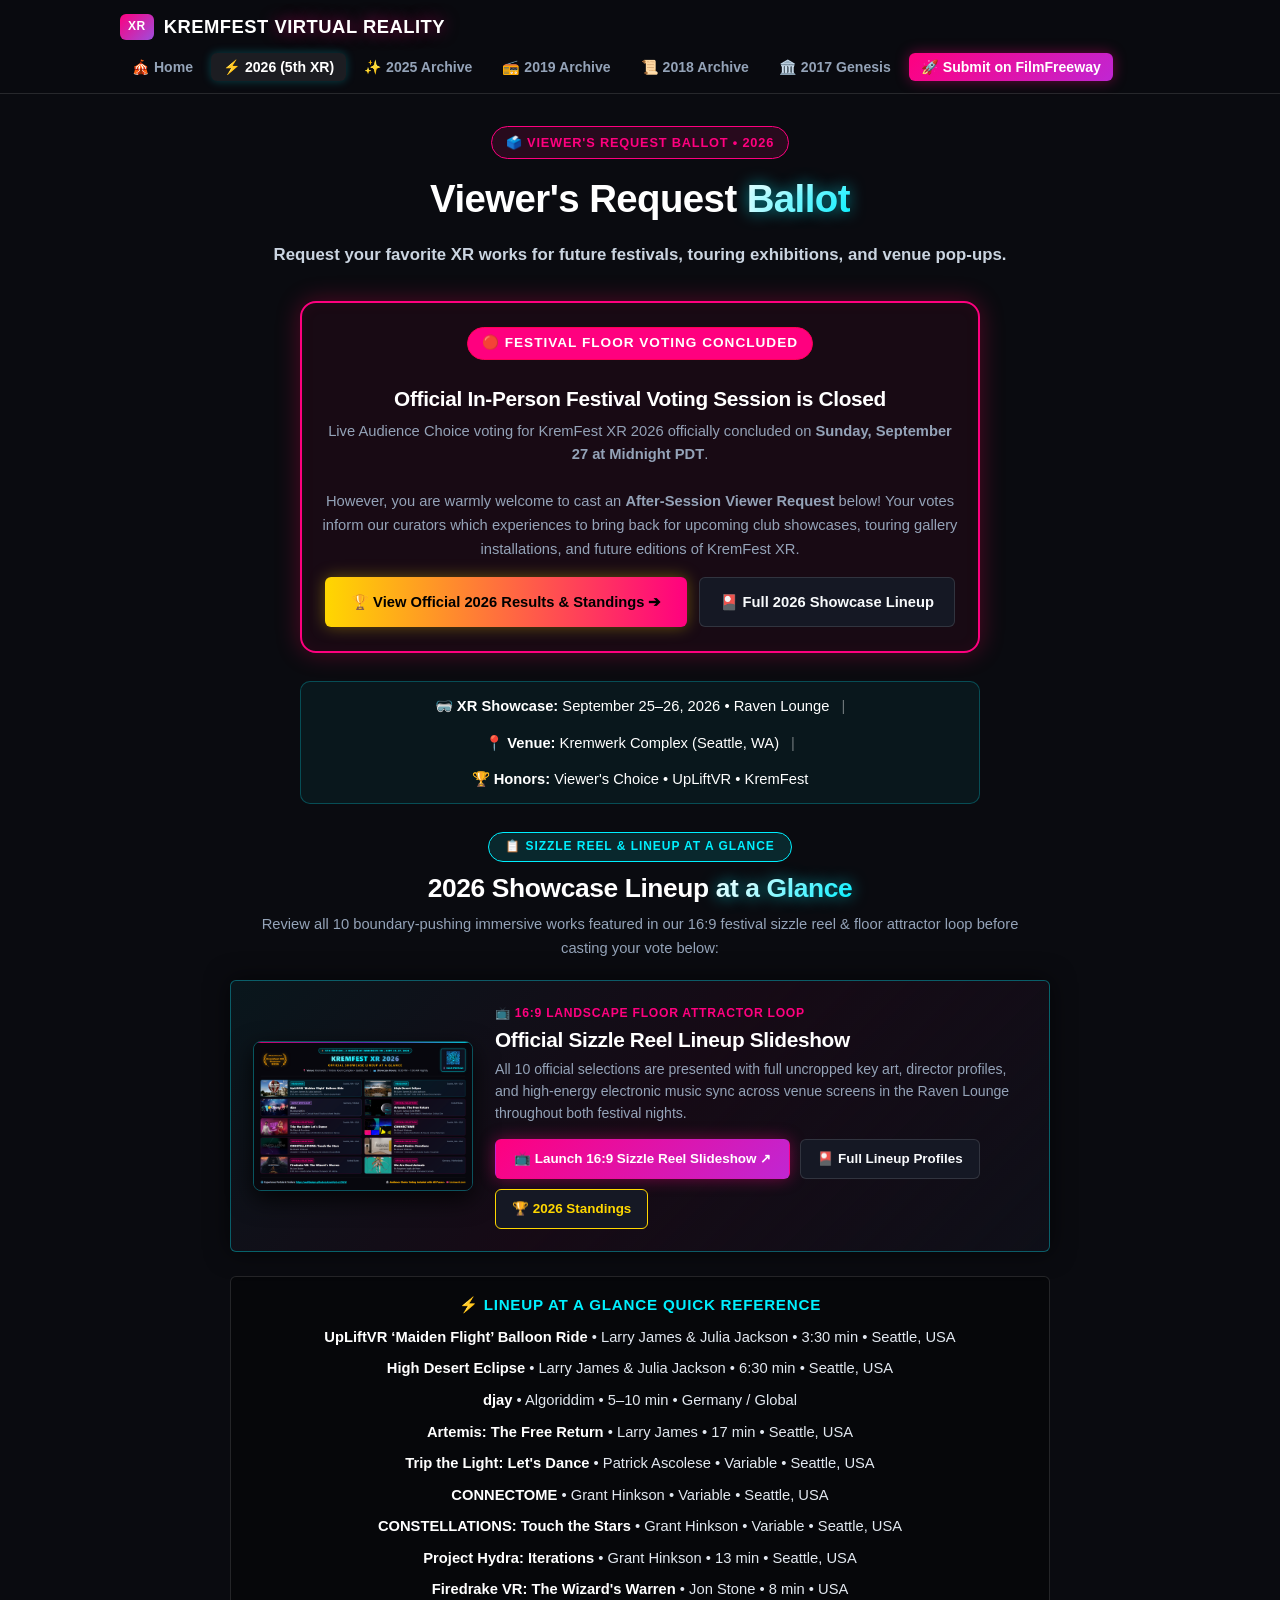
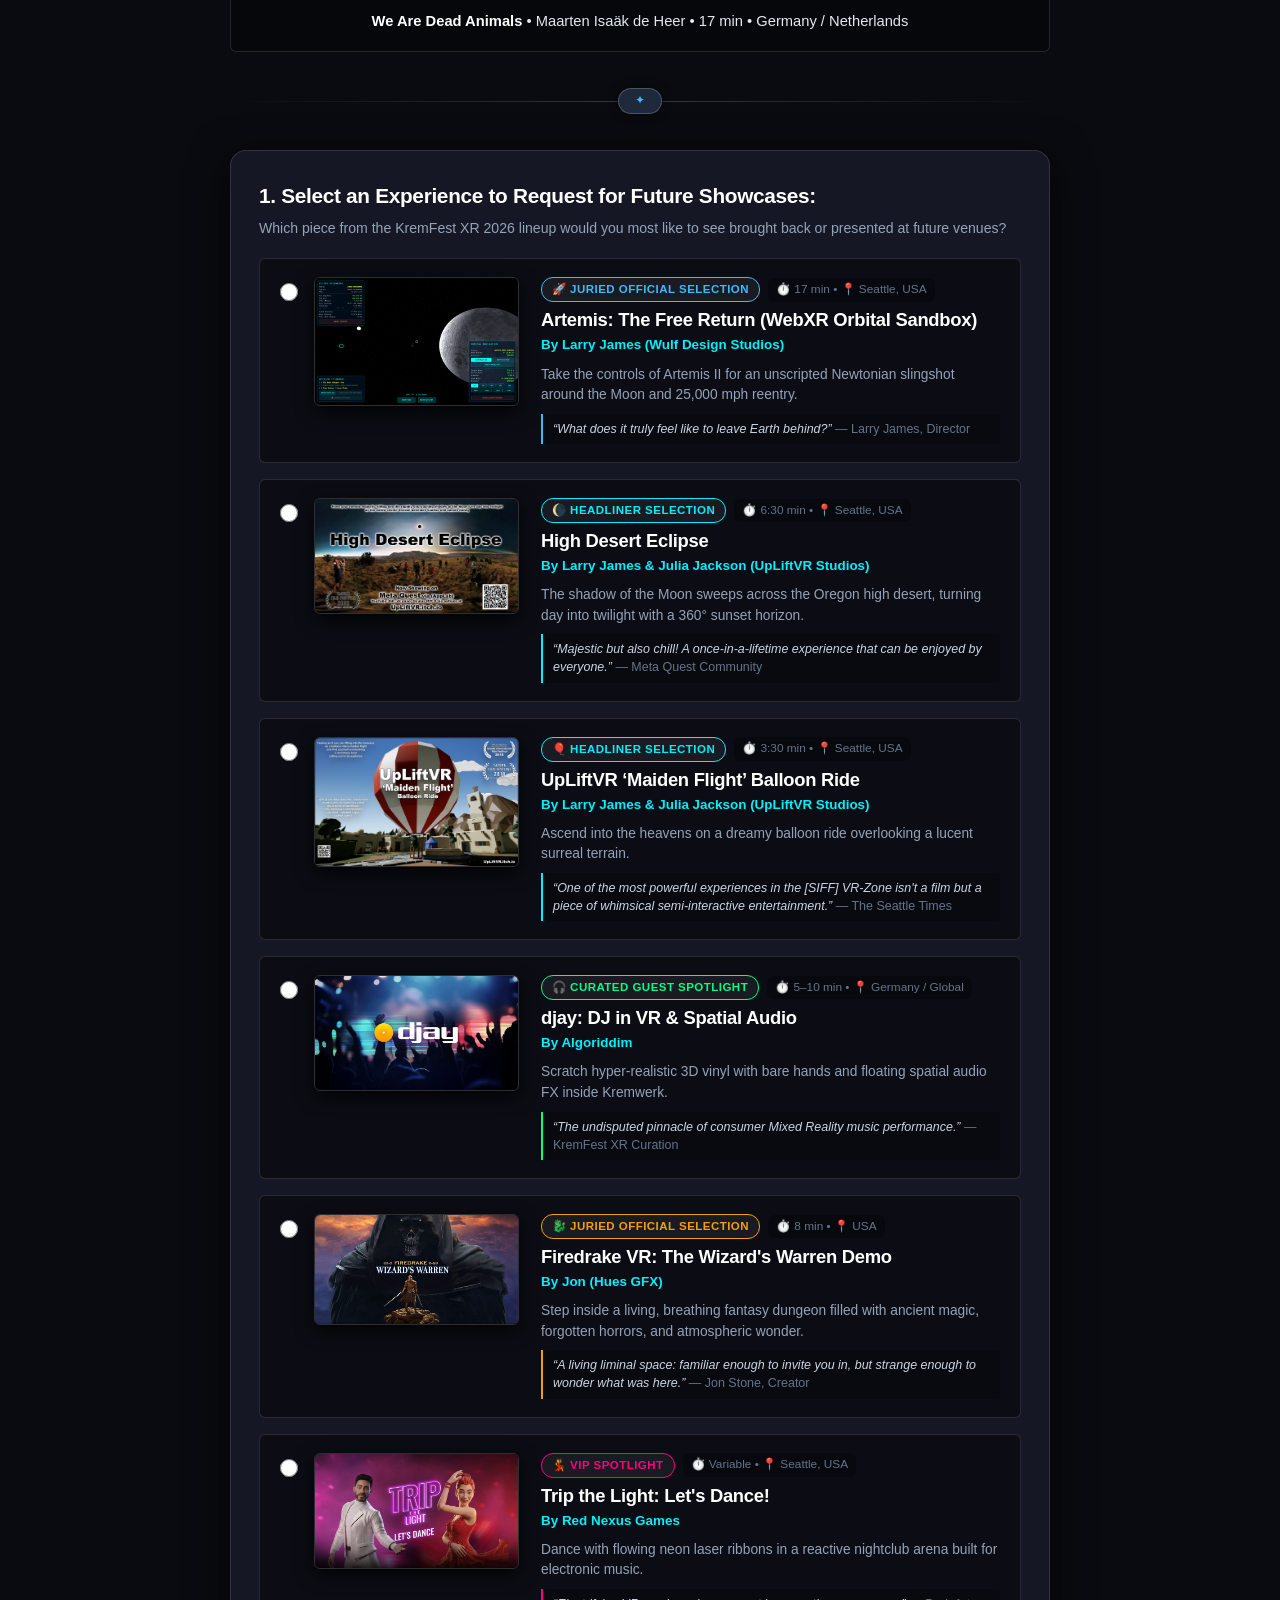
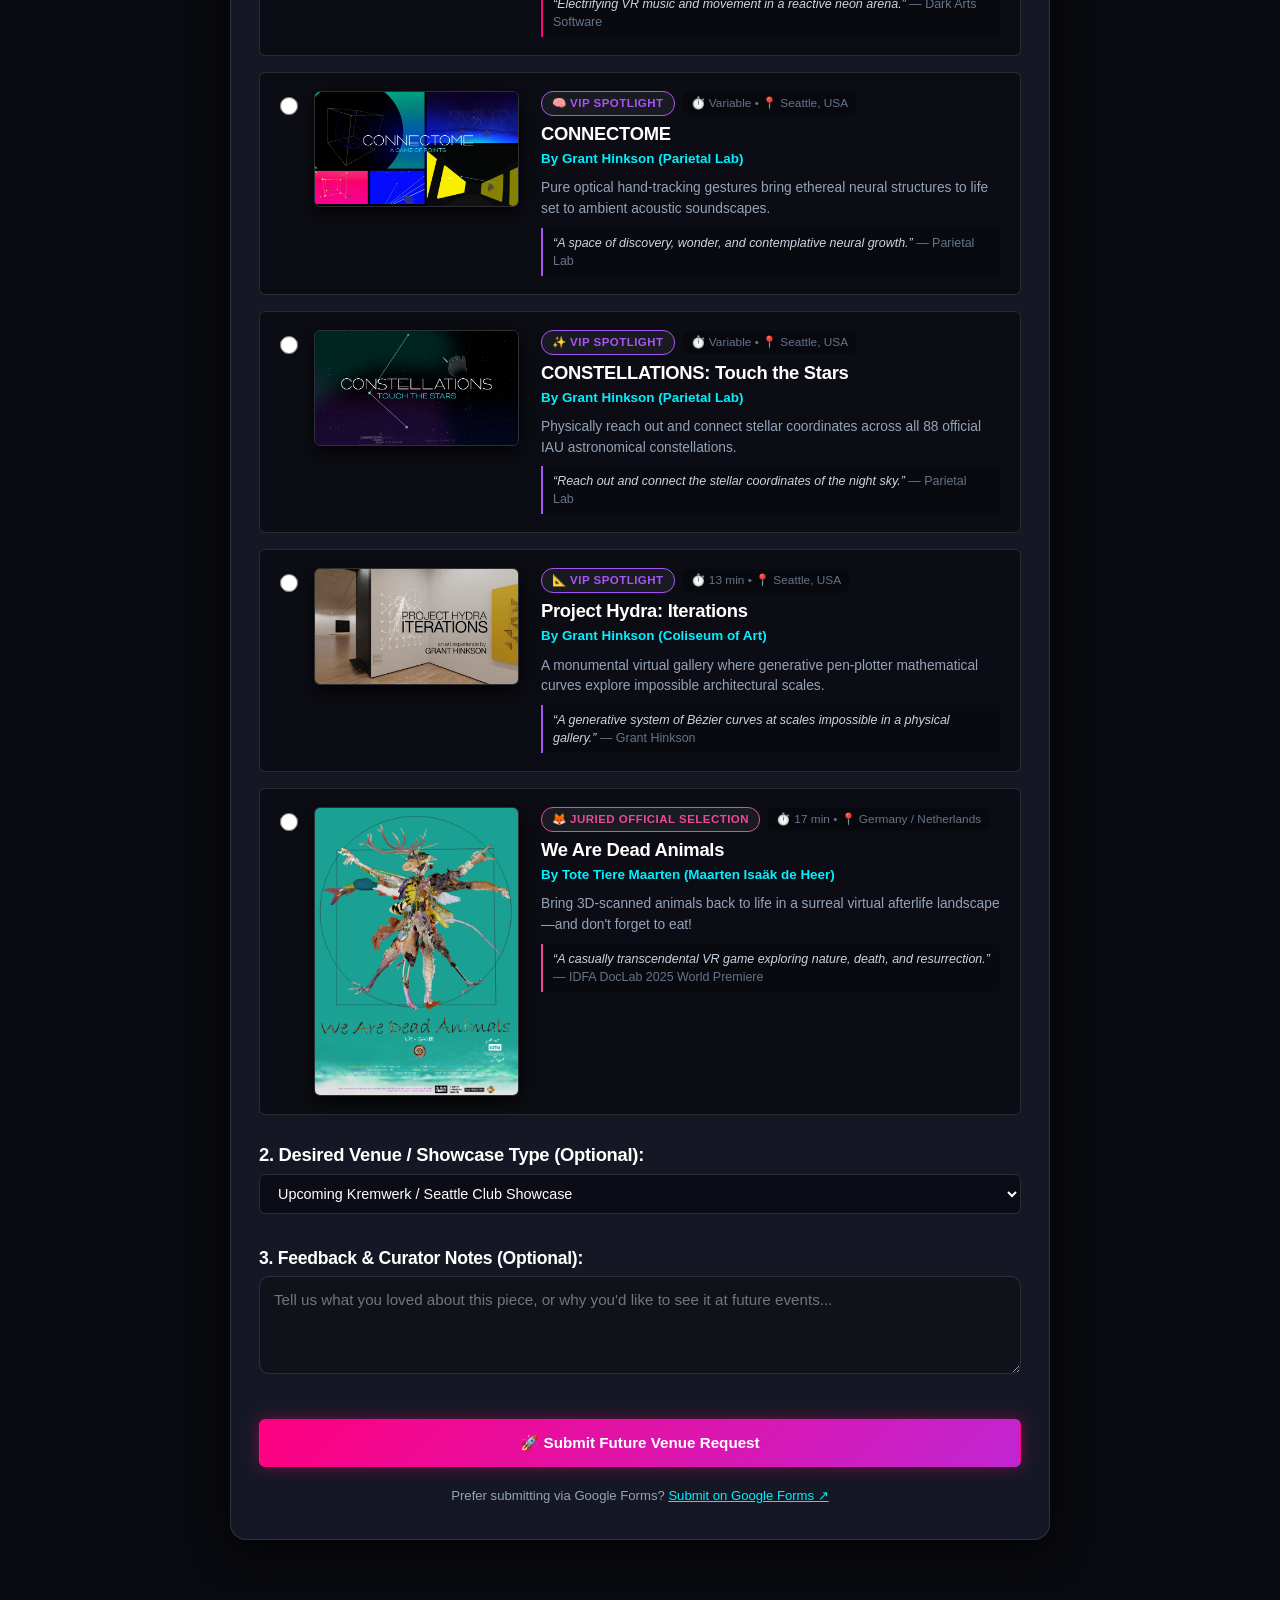
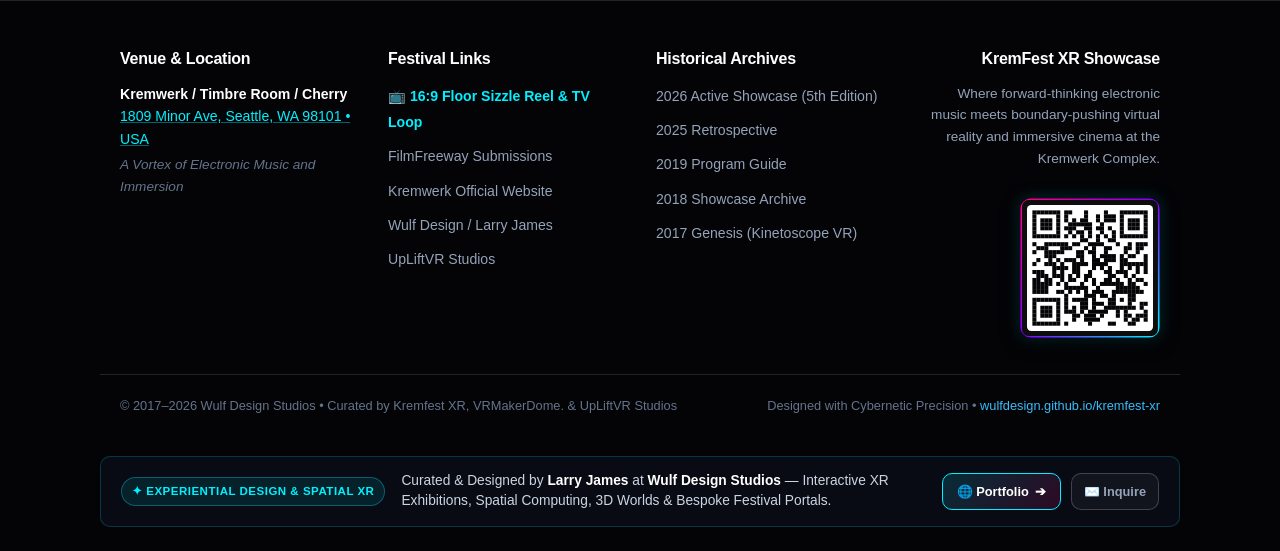
<file: 2026/vote/index.html>
<!DOCTYPE html>
<html lang="en">
<head>
  <meta charset="UTF-8">
  <meta name="viewport" content="width=device-width, initial-scale=1.0">
  <title>KremFest XR 2026 — Viewer's Request Ballot</title>
  <link rel="stylesheet" href="../../assets/css/style.css?v=0.2.4">
</head>
<body>
  
  
  <nav class="navbar">
    <div class="nav-container">
      <a href="../../index.html" class="brand-link">
        <span class="brand-badge">XR</span>
        <span>KREMFEST <span class="glow-pink">VIRTUAL REALITY</span></span>
      </a>
      <ul class="nav-menu">
        <li class="nav-item"><a href="../../index.html">🎪 Home</a></li><li class="nav-item"><a href="../../2026/index.html" class="active">⚡ 2026 (5th XR)</a></li><li class="nav-item"><a href="../../2025/index.html">✨ 2025 Archive</a></li><li class="nav-item"><a href="../../2019/index.html">📻 2019 Archive</a></li><li class="nav-item"><a href="../../2018/index.html">📜 2018 Archive</a></li><li class="nav-item"><a href="../../2017/index.html">🏛️ 2017 Genesis</a></li><li class="nav-item"><a href="https://filmfreeway.com/KremFest" target="_blank" class="nav-cta">🚀 Submit on FilmFreeway</a></li>
      </ul>
    </div>
  </nav>

  <main class="container">
    <div class="guide-hero">
      <div class="guide-pill">🗳️ VIEWER'S REQUEST BALLOT • 2026</div>
      <h1 class="guide-title">Viewer's Request <span class="text-gradient-cyan glow-cyan">Ballot</span></h1>
      <p class="guide-intro-text" style="text-align:center;">
        Request your favorite XR works for future festivals, touring exhibitions, and venue pop-ups.
      </p>
    </div>

    <!-- Official Notice: In-Person Festival Voting Closed & After-Session Requests Open -->
    <div class="countdown-box state-closed" style="margin: 20px auto 28px auto; text-align:center; padding:24px 20px; border-color:#ff007f;">
      <div class="countdown-status-badge" style="background:#ff007f; color:#fff;">🔴 FESTIVAL FLOOR VOTING CONCLUDED</div>
      <h3 style="color:#fff; font-size:1.3rem; margin:14px 0 8px 0;">Official In-Person Festival Voting Session is Closed</h3>
      <p style="color:var(--text-muted); font-size:0.92rem; max-width:700px; margin:0 auto 16px auto; line-height:1.6;">
        Live Audience Choice voting for KremFest XR 2026 officially concluded on <strong>Sunday, September 27 at Midnight PDT</strong>.<br><br>
        However, you are warmly welcome to cast an <strong>After-Session Viewer Request</strong> below! Your votes inform our curators which experiences to bring back for upcoming club showcases, touring gallery installations, and future editions of KremFest XR.
      </p>
      <div style="display:flex; justify-content:center; gap:12px; flex-wrap:wrap;">
        <a href="../results/index.html" class="btn btn-primary" style="padding:12px 26px; font-weight:800; font-size:0.92rem; background:linear-gradient(90deg, #ffd700 0%, #ff007f 100%); color:#000; border:none; box-shadow:0 0 16px rgba(255, 215, 0, 0.35); text-decoration:none;">
          🏆 View Official 2026 Results &amp; Standings ➔
        </a>
        <a href="../index.html" class="btn btn-secondary" style="padding:12px 20px; font-size:0.92rem;">
          🎴 Full 2026 Showcase Lineup
        </a>
      </div>
    </div>

    <!-- XR Showcase Hours & Location Callout Badge -->
    <div class="showcase-schedule-badge">
      <span>🥽 <strong>XR Showcase:</strong> September 25–26, 2026 • Raven Lounge</span>
      <span style="opacity: 0.4;">|</span>
      <span>📍 <strong>Venue:</strong> Kremwerk Complex (Seattle, WA)</span>
      <span style="opacity: 0.4;">|</span>
      <span>🏆 <strong>Honors:</strong> Viewer's Choice &bull; UpLiftVR &bull; KremFest</span>
    </div>

    
    <!-- 📋 Sizzle Reel Lineup at a Glance Overview -->
    <section class="glance-section" style="text-align:center; margin:28px auto 36px auto; max-width:920px;">
      <div style="display:inline-block; background:rgba(0, 240, 255, 0.12); border:1px solid var(--neon-cyan); color:var(--neon-cyan); font-weight:800; font-size:0.75rem; padding:4px 16px; border-radius:20px; letter-spacing:0.08em; text-transform:uppercase; margin-bottom:10px;">
        📋 SIZZLE REEL &amp; LINEUP AT A GLANCE
      </div>
      <h2 style="font-size:1.65rem; color:#fff; margin:0 0 8px 0;">
        2026 Showcase Lineup <span class="text-gradient-cyan glow-cyan">at a Glance</span>
      </h2>
      <p style="color:var(--text-muted); font-size:0.92rem; max-width:760px; margin:0 auto 20px auto; line-height:1.6;">
        Review all 10 boundary-pushing immersive works featured in our 16:9 festival sizzle reel &amp; floor attractor loop before casting your vote below:
      </p>

      <!-- Sizzle Reel One-Sheet & Floor Loop Banner Card -->
      <div style="background: linear-gradient(135deg, rgba(0, 240, 255, 0.05) 0%, rgba(255, 0, 127, 0.05) 50%, rgba(15, 16, 25, 0.95) 100%); border: 1.5px solid rgba(0, 240, 255, 0.35); border-radius: var(--radius-sm); padding: 22px; margin-bottom: 24px; box-shadow: 0 0 25px rgba(0,0,0,0.6); display: flex; gap: 22px; align-items: center; flex-wrap: wrap; text-align: left;">
        <div style="flex-shrink: 0; width: 100%; max-width: 220px; margin: 0 auto;">
          <img src="../../assets/images/2026/kremfest_xr_2026_lineup_one_sheet.png" alt="KremFest XR 2026 Lineup One-Sheet Poster" style="width: 100%; height: auto; border-radius: 8px; box-shadow: 0 8px 24px rgba(0,0,0,0.8); border: 1px solid rgba(0,240,255,0.3); display: block;">
        </div>
        <div style="flex: 1; min-width: 260px;">
          <div style="font-size: 0.76rem; color: var(--neon-pink); font-weight: 800; text-transform: uppercase; letter-spacing: 0.06em; margin-bottom: 4px;">
            📺 16:9 Landscape Floor Attractor Loop
          </div>
          <h3 style="color: #fff; font-size: 1.3rem; margin: 0 0 6px 0;">Official Sizzle Reel Lineup Slideshow</h3>
          <p style="color: var(--text-muted); font-size: 0.88rem; line-height: 1.55; margin: 0 0 14px 0;">
            All 10 official selections are presented with full uncropped key art, director profiles, and high-energy electronic music sync across venue screens in the Raven Lounge throughout both festival nights.
          </p>
          <div style="display: flex; gap: 10px; flex-wrap: wrap;">
            <a href="../../sizzle/index.html" target="_blank" class="btn btn-primary" style="font-size: 0.84rem; padding: 8px 18px; text-decoration: none;">
              📺 Launch 16:9 Sizzle Reel Slideshow ↗
            </a>
            <a href="../index.html" class="btn btn-secondary" style="font-size: 0.84rem; padding: 8px 16px;">
              🎴 Full Lineup Profiles
            </a>
            <a href="../results/index.html" class="btn btn-secondary" style="font-size: 0.84rem; padding: 8px 16px; border-color: #ffd700; color: #ffd700;">
              🏆 2026 Standings
            </a>
          </div>
        </div>
      </div>

      <!-- Lineup At a Glance Bullet Items (1-Line Concise Definition) -->
      <div style="background: rgba(0,0,0,0.35); border: 1px solid var(--border-subtle); border-radius: var(--radius-sm); padding: 18px 20px;">
        <h4 style="color: var(--neon-cyan); font-size: 0.95rem; text-transform: uppercase; letter-spacing: 0.05em; margin: 0 0 12px 0;">
          ⚡ Lineup at a Glance Quick Reference
        </h4>
        <ul class="glance-bullets" style="display:flex; flex-direction:column; align-items:center; text-align:center; list-style:none; padding:0; margin:0 auto; gap:8px; font-size:0.86rem; color:#cbd5e1;">
          <li style="text-align:center; width:100%;"><strong>UpLiftVR ‘Maiden Flight’ Balloon Ride</strong> &bull; Larry James & Julia Jackson &bull; 3:30 min &bull; Seattle, USA</li><li style="text-align:center; width:100%;"><strong>High Desert Eclipse</strong> &bull; Larry James & Julia Jackson &bull; 6:30 min &bull; Seattle, USA</li><li style="text-align:center; width:100%;"><strong>djay</strong> &bull; Algoriddim &bull; 5–10 min &bull; Germany / Global</li><li style="text-align:center; width:100%;"><strong>Artemis: The Free Return</strong> &bull; Larry James &bull; 17 min &bull; Seattle, USA</li><li style="text-align:center; width:100%;"><strong>Trip the Light: Let's Dance</strong> &bull; Patrick Ascolese &bull; Variable &bull; Seattle, USA</li><li style="text-align:center; width:100%;"><strong>CONNECTOME</strong> &bull; Grant Hinkson &bull; Variable &bull; Seattle, USA</li><li style="text-align:center; width:100%;"><strong>CONSTELLATIONS: Touch the Stars</strong> &bull; Grant Hinkson &bull; Variable &bull; Seattle, USA</li><li style="text-align:center; width:100%;"><strong>Project Hydra: Iterations</strong> &bull; Grant Hinkson &bull; 13 min &bull; Seattle, USA</li><li style="text-align:center; width:100%;"><strong>Firedrake VR: The Wizard's Warren</strong> &bull; Jon Stone &bull; 8 min &bull; USA</li><li style="text-align:center; width:100%;"><strong>We Are Dead Animals</strong> &bull; Maarten Isaäk de Heer &bull; 17 min &bull; Germany / Netherlands</li>
        </ul>
      </div>
    </section>
    <div class="diamond-divider"><span class="diamond-pill">✦</span></div>
    

    <div class="voting-container" style="max-width: 900px;">
      <!-- Confirmation Box after submission -->
      <div id="vote-success-box" style="display:none; text-align:center; padding:32px 20px; background:rgba(0,255,136,0.08); border:1.5px solid var(--neon-green); border-radius:var(--radius-md); margin-bottom:24px;">
        <div style="font-size:3rem; margin-bottom:10px;">🎉</div>
        <h2 class="text-gradient-cyan" style="margin-bottom:8px;">Request Recorded!</h2>
        <p style="color:var(--text-muted); margin-bottom:16px; font-size:0.95rem; line-height:1.5;">
          Thank you! Your after-session request for <strong id="voted-choice-title" style="color:#fff;"></strong> has been saved. We'll factor it into our future venue programming and invitations.
        </p>
        <div style="display:flex; justify-content:center; gap:12px; flex-wrap:wrap;">
          <a href="../results/index.html" class="btn btn-primary" style="font-size:0.88rem; padding:10px 20px;">🏆 View Complete 2026 Standings</a>
          <button onclick="resetVote('2026')" class="btn btn-secondary" style="font-size:0.88rem; padding:10px 18px;">Submit Another Request</button>
        </div>
      </div>

      <form id="kremfest-vote-form" data-vote-year="2026">
        <h3 style="margin-bottom:8px; font-size:1.3rem; color:#fff;">1. Select an Experience to Request for Future Showcases:</h3>
        <p style="color:var(--text-muted); font-size:0.88rem; margin-bottom:18px;">
          Which piece from the KremFest XR 2026 lineup would you most like to see brought back or presented at future venues?
        </p>

        
        <label class="ballot-item" style="cursor:pointer; display:flex; align-items:flex-start; gap:16px; padding:18px 20px; background:rgba(0,0,0,0.42); border:1.5px solid var(--border-subtle); border-radius:var(--radius-sm); margin-bottom:16px; transition:all 0.2s ease;">
          <input type="radio" name="choice" value="Artemis: The Free Return (WebXR Orbital Sandbox)" class="ballot-radio" style="margin-top:6px; flex-shrink:0;">
          <div style="flex:1; display:flex; gap:22px; align-items:flex-start; flex-wrap:wrap;">
            <!-- Contained Key Art Poster (Sizzle Reel Style - Expanded 50% Width) -->
            <div style="flex-shrink:0; width:205px; max-width:205px; text-align:center;">
              <img src="../../assets/images/2026/artemis_lunar_flyby_2026.jpg" alt="Artemis: The Free Return (WebXR Orbital Sandbox) Key Art" style="width:100%; height:auto; max-height:290px; object-fit:contain; border-radius:6px; box-shadow:0 6px 18px rgba(0,0,0,0.8); border:1px solid rgba(255,255,255,0.14); display:block; margin:0 auto;">
            </div>
            <!-- Slide Metadata & Logline / Quote -->
            <div style="flex:1; min-width:260px;">
              <div style="display:flex; align-items:center; gap:8px; flex-wrap:wrap; margin-bottom:6px;">
                <span style="display:inline-block; font-size:0.72rem; font-weight:800; color:#38bdf8; background:rgba(255,255,255,0.06); border:1px solid #38bdf8; padding:2px 10px; border-radius:12px; text-transform:uppercase; letter-spacing:0.04em;">
                  🚀 JURIED OFFICIAL SELECTION
                </span>
                <span style="font-size:0.74rem; color:var(--text-dim); background:rgba(0,0,0,0.3); padding:2px 8px; border-radius:6px;">
                  ⏱️ 17 min &bull; 📍 Seattle, USA
                </span>
              </div>
              <h4 style="color:#fff; font-size:1.15rem; margin:0 0 3px 0; font-weight:700;">Artemis: The Free Return (WebXR Orbital Sandbox)</h4>
              <div style="font-size:0.84rem; color:var(--neon-cyan); font-weight:600; margin-bottom:8px;">
                By Larry James (Wulf Design Studios)
              </div>
              <p style="font-size:0.86rem; color:var(--text-muted); line-height:1.5; margin:0 0 8px 0;">
                Take the controls of Artemis II for an unscripted Newtonian slingshot around the Moon and 25,000 mph reentry.
              </p>
              <div style="font-size:0.78rem; font-style:italic; color:#cbd5e1; border-left:2.5px solid #38bdf8; padding-left:10px; line-height:1.45; background:rgba(0,0,0,0.22); padding:6px 10px; border-radius:0 4px 4px 0;">
                “What does it truly feel like to leave Earth behind?” <span style="font-style:normal; color:var(--text-dim);">&mdash; Larry James, Director</span>
              </div>
            </div>
          </div>
        </label>
        <label class="ballot-item" style="cursor:pointer; display:flex; align-items:flex-start; gap:16px; padding:18px 20px; background:rgba(0,0,0,0.42); border:1.5px solid var(--border-subtle); border-radius:var(--radius-sm); margin-bottom:16px; transition:all 0.2s ease;">
          <input type="radio" name="choice" value="High Desert Eclipse" class="ballot-radio" style="margin-top:6px; flex-shrink:0;">
          <div style="flex:1; display:flex; gap:22px; align-items:flex-start; flex-wrap:wrap;">
            <!-- Contained Key Art Poster (Sizzle Reel Style - Expanded 50% Width) -->
            <div style="flex-shrink:0; width:205px; max-width:205px; text-align:center;">
              <img src="../../assets/images/headliners/high_desert_eclipse_banner.jpg" alt="High Desert Eclipse Key Art" style="width:100%; height:auto; max-height:290px; object-fit:contain; border-radius:6px; box-shadow:0 6px 18px rgba(0,0,0,0.8); border:1px solid rgba(255,255,255,0.14); display:block; margin:0 auto;">
            </div>
            <!-- Slide Metadata & Logline / Quote -->
            <div style="flex:1; min-width:260px;">
              <div style="display:flex; align-items:center; gap:8px; flex-wrap:wrap; margin-bottom:6px;">
                <span style="display:inline-block; font-size:0.72rem; font-weight:800; color:#00f0ff; background:rgba(255,255,255,0.06); border:1px solid #00f0ff; padding:2px 10px; border-radius:12px; text-transform:uppercase; letter-spacing:0.04em;">
                  🌘 HEADLINER SELECTION
                </span>
                <span style="font-size:0.74rem; color:var(--text-dim); background:rgba(0,0,0,0.3); padding:2px 8px; border-radius:6px;">
                  ⏱️ 6:30 min &bull; 📍 Seattle, USA
                </span>
              </div>
              <h4 style="color:#fff; font-size:1.15rem; margin:0 0 3px 0; font-weight:700;">High Desert Eclipse</h4>
              <div style="font-size:0.84rem; color:var(--neon-cyan); font-weight:600; margin-bottom:8px;">
                By Larry James & Julia Jackson (UpLiftVR Studios)
              </div>
              <p style="font-size:0.86rem; color:var(--text-muted); line-height:1.5; margin:0 0 8px 0;">
                The shadow of the Moon sweeps across the Oregon high desert, turning day into twilight with a 360° sunset horizon.
              </p>
              <div style="font-size:0.78rem; font-style:italic; color:#cbd5e1; border-left:2.5px solid #00f0ff; padding-left:10px; line-height:1.45; background:rgba(0,0,0,0.22); padding:6px 10px; border-radius:0 4px 4px 0;">
                “Majestic but also chill! A once-in-a-lifetime experience that can be enjoyed by everyone.” <span style="font-style:normal; color:var(--text-dim);">&mdash; Meta Quest Community</span>
              </div>
            </div>
          </div>
        </label>
        <label class="ballot-item" style="cursor:pointer; display:flex; align-items:flex-start; gap:16px; padding:18px 20px; background:rgba(0,0,0,0.42); border:1.5px solid var(--border-subtle); border-radius:var(--radius-sm); margin-bottom:16px; transition:all 0.2s ease;">
          <input type="radio" name="choice" value="UpLiftVR ‘Maiden Flight’ Balloon Ride" class="ballot-radio" style="margin-top:6px; flex-shrink:0;">
          <div style="flex:1; display:flex; gap:22px; align-items:flex-start; flex-wrap:wrap;">
            <!-- Contained Key Art Poster (Sizzle Reel Style - Expanded 50% Width) -->
            <div style="flex-shrink:0; width:205px; max-width:205px; text-align:center;">
              <img src="../../assets/images/headliners/maiden_flight_banner.jpg" alt="UpLiftVR ‘Maiden Flight’ Balloon Ride Key Art" style="width:100%; height:auto; max-height:290px; object-fit:contain; border-radius:6px; box-shadow:0 6px 18px rgba(0,0,0,0.8); border:1px solid rgba(255,255,255,0.14); display:block; margin:0 auto;">
            </div>
            <!-- Slide Metadata & Logline / Quote -->
            <div style="flex:1; min-width:260px;">
              <div style="display:flex; align-items:center; gap:8px; flex-wrap:wrap; margin-bottom:6px;">
                <span style="display:inline-block; font-size:0.72rem; font-weight:800; color:#00f0ff; background:rgba(255,255,255,0.06); border:1px solid #00f0ff; padding:2px 10px; border-radius:12px; text-transform:uppercase; letter-spacing:0.04em;">
                  🎈 HEADLINER SELECTION
                </span>
                <span style="font-size:0.74rem; color:var(--text-dim); background:rgba(0,0,0,0.3); padding:2px 8px; border-radius:6px;">
                  ⏱️ 3:30 min &bull; 📍 Seattle, USA
                </span>
              </div>
              <h4 style="color:#fff; font-size:1.15rem; margin:0 0 3px 0; font-weight:700;">UpLiftVR ‘Maiden Flight’ Balloon Ride</h4>
              <div style="font-size:0.84rem; color:var(--neon-cyan); font-weight:600; margin-bottom:8px;">
                By Larry James & Julia Jackson (UpLiftVR Studios)
              </div>
              <p style="font-size:0.86rem; color:var(--text-muted); line-height:1.5; margin:0 0 8px 0;">
                Ascend into the heavens on a dreamy balloon ride overlooking a lucent surreal terrain.
              </p>
              <div style="font-size:0.78rem; font-style:italic; color:#cbd5e1; border-left:2.5px solid #00f0ff; padding-left:10px; line-height:1.45; background:rgba(0,0,0,0.22); padding:6px 10px; border-radius:0 4px 4px 0;">
                “One of the most powerful experiences in the [SIFF] VR-Zone isn't a film but a piece of whimsical semi-interactive entertainment.” <span style="font-style:normal; color:var(--text-dim);">&mdash; The Seattle Times</span>
              </div>
            </div>
          </div>
        </label>
        <label class="ballot-item" style="cursor:pointer; display:flex; align-items:flex-start; gap:16px; padding:18px 20px; background:rgba(0,0,0,0.42); border:1.5px solid var(--border-subtle); border-radius:var(--radius-sm); margin-bottom:16px; transition:all 0.2s ease;">
          <input type="radio" name="choice" value="djay: DJ in VR & Spatial Audio" class="ballot-radio" style="margin-top:6px; flex-shrink:0;">
          <div style="flex:1; display:flex; gap:22px; align-items:flex-start; flex-wrap:wrap;">
            <!-- Contained Key Art Poster (Sizzle Reel Style - Expanded 50% Width) -->
            <div style="flex-shrink:0; width:205px; max-width:205px; text-align:center;">
              <img src="../../assets/images/2026/djay_algoriddim_2026.jpg" alt="djay: DJ in VR & Spatial Audio Key Art" style="width:100%; height:auto; max-height:290px; object-fit:contain; border-radius:6px; box-shadow:0 6px 18px rgba(0,0,0,0.8); border:1px solid rgba(255,255,255,0.14); display:block; margin:0 auto;">
            </div>
            <!-- Slide Metadata & Logline / Quote -->
            <div style="flex:1; min-width:260px;">
              <div style="display:flex; align-items:center; gap:8px; flex-wrap:wrap; margin-bottom:6px;">
                <span style="display:inline-block; font-size:0.72rem; font-weight:800; color:#00ff88; background:rgba(255,255,255,0.06); border:1px solid #00ff88; padding:2px 10px; border-radius:12px; text-transform:uppercase; letter-spacing:0.04em;">
                  🎧 CURATED GUEST SPOTLIGHT
                </span>
                <span style="font-size:0.74rem; color:var(--text-dim); background:rgba(0,0,0,0.3); padding:2px 8px; border-radius:6px;">
                  ⏱️ 5–10 min &bull; 📍 Germany / Global
                </span>
              </div>
              <h4 style="color:#fff; font-size:1.15rem; margin:0 0 3px 0; font-weight:700;">djay: DJ in VR & Spatial Audio</h4>
              <div style="font-size:0.84rem; color:var(--neon-cyan); font-weight:600; margin-bottom:8px;">
                By Algoriddim
              </div>
              <p style="font-size:0.86rem; color:var(--text-muted); line-height:1.5; margin:0 0 8px 0;">
                Scratch hyper-realistic 3D vinyl with bare hands and floating spatial audio FX inside Kremwerk.
              </p>
              <div style="font-size:0.78rem; font-style:italic; color:#cbd5e1; border-left:2.5px solid #00ff88; padding-left:10px; line-height:1.45; background:rgba(0,0,0,0.22); padding:6px 10px; border-radius:0 4px 4px 0;">
                “The undisputed pinnacle of consumer Mixed Reality music performance.” <span style="font-style:normal; color:var(--text-dim);">&mdash; KremFest XR Curation</span>
              </div>
            </div>
          </div>
        </label>
        <label class="ballot-item" style="cursor:pointer; display:flex; align-items:flex-start; gap:16px; padding:18px 20px; background:rgba(0,0,0,0.42); border:1.5px solid var(--border-subtle); border-radius:var(--radius-sm); margin-bottom:16px; transition:all 0.2s ease;">
          <input type="radio" name="choice" value="Firedrake VR: The Wizard's Warren Demo" class="ballot-radio" style="margin-top:6px; flex-shrink:0;">
          <div style="flex:1; display:flex; gap:22px; align-items:flex-start; flex-wrap:wrap;">
            <!-- Contained Key Art Poster (Sizzle Reel Style - Expanded 50% Width) -->
            <div style="flex-shrink:0; width:205px; max-width:205px; text-align:center;">
              <img src="../../assets/images/2026/firedrake_wizards_warren_2026.jpg" alt="Firedrake VR: The Wizard's Warren Demo Key Art" style="width:100%; height:auto; max-height:290px; object-fit:contain; border-radius:6px; box-shadow:0 6px 18px rgba(0,0,0,0.8); border:1px solid rgba(255,255,255,0.14); display:block; margin:0 auto;">
            </div>
            <!-- Slide Metadata & Logline / Quote -->
            <div style="flex:1; min-width:260px;">
              <div style="display:flex; align-items:center; gap:8px; flex-wrap:wrap; margin-bottom:6px;">
                <span style="display:inline-block; font-size:0.72rem; font-weight:800; color:#f59e0b; background:rgba(255,255,255,0.06); border:1px solid #f59e0b; padding:2px 10px; border-radius:12px; text-transform:uppercase; letter-spacing:0.04em;">
                  🐉 JURIED OFFICIAL SELECTION
                </span>
                <span style="font-size:0.74rem; color:var(--text-dim); background:rgba(0,0,0,0.3); padding:2px 8px; border-radius:6px;">
                  ⏱️ 8 min &bull; 📍 USA
                </span>
              </div>
              <h4 style="color:#fff; font-size:1.15rem; margin:0 0 3px 0; font-weight:700;">Firedrake VR: The Wizard's Warren Demo</h4>
              <div style="font-size:0.84rem; color:var(--neon-cyan); font-weight:600; margin-bottom:8px;">
                By Jon (Hues GFX)
              </div>
              <p style="font-size:0.86rem; color:var(--text-muted); line-height:1.5; margin:0 0 8px 0;">
                Step inside a living, breathing fantasy dungeon filled with ancient magic, forgotten horrors, and atmospheric wonder.
              </p>
              <div style="font-size:0.78rem; font-style:italic; color:#cbd5e1; border-left:2.5px solid #f59e0b; padding-left:10px; line-height:1.45; background:rgba(0,0,0,0.22); padding:6px 10px; border-radius:0 4px 4px 0;">
                “A living liminal space: familiar enough to invite you in, but strange enough to wonder what was here.” <span style="font-style:normal; color:var(--text-dim);">&mdash; Jon Stone, Creator</span>
              </div>
            </div>
          </div>
        </label>
        <label class="ballot-item" style="cursor:pointer; display:flex; align-items:flex-start; gap:16px; padding:18px 20px; background:rgba(0,0,0,0.42); border:1.5px solid var(--border-subtle); border-radius:var(--radius-sm); margin-bottom:16px; transition:all 0.2s ease;">
          <input type="radio" name="choice" value="Trip the Light: Let's Dance!" class="ballot-radio" style="margin-top:6px; flex-shrink:0;">
          <div style="flex:1; display:flex; gap:22px; align-items:flex-start; flex-wrap:wrap;">
            <!-- Contained Key Art Poster (Sizzle Reel Style - Expanded 50% Width) -->
            <div style="flex-shrink:0; width:205px; max-width:205px; text-align:center;">
              <img src="../../assets/images/2026/trip_the_light_2026.jpg" alt="Trip the Light: Let's Dance! Key Art" style="width:100%; height:auto; max-height:290px; object-fit:contain; border-radius:6px; box-shadow:0 6px 18px rgba(0,0,0,0.8); border:1px solid rgba(255,255,255,0.14); display:block; margin:0 auto;">
            </div>
            <!-- Slide Metadata & Logline / Quote -->
            <div style="flex:1; min-width:260px;">
              <div style="display:flex; align-items:center; gap:8px; flex-wrap:wrap; margin-bottom:6px;">
                <span style="display:inline-block; font-size:0.72rem; font-weight:800; color:#ff007f; background:rgba(255,255,255,0.06); border:1px solid #ff007f; padding:2px 10px; border-radius:12px; text-transform:uppercase; letter-spacing:0.04em;">
                  💃 VIP SPOTLIGHT
                </span>
                <span style="font-size:0.74rem; color:var(--text-dim); background:rgba(0,0,0,0.3); padding:2px 8px; border-radius:6px;">
                  ⏱️ Variable &bull; 📍 Seattle, USA
                </span>
              </div>
              <h4 style="color:#fff; font-size:1.15rem; margin:0 0 3px 0; font-weight:700;">Trip the Light: Let's Dance!</h4>
              <div style="font-size:0.84rem; color:var(--neon-cyan); font-weight:600; margin-bottom:8px;">
                By Red Nexus Games
              </div>
              <p style="font-size:0.86rem; color:var(--text-muted); line-height:1.5; margin:0 0 8px 0;">
                Dance with flowing neon laser ribbons in a reactive nightclub arena built for electronic music.
              </p>
              <div style="font-size:0.78rem; font-style:italic; color:#cbd5e1; border-left:2.5px solid #ff007f; padding-left:10px; line-height:1.45; background:rgba(0,0,0,0.22); padding:6px 10px; border-radius:0 4px 4px 0;">
                “Electrifying VR music and movement in a reactive neon arena.” <span style="font-style:normal; color:var(--text-dim);">&mdash; Dark Arts Software</span>
              </div>
            </div>
          </div>
        </label>
        <label class="ballot-item" style="cursor:pointer; display:flex; align-items:flex-start; gap:16px; padding:18px 20px; background:rgba(0,0,0,0.42); border:1.5px solid var(--border-subtle); border-radius:var(--radius-sm); margin-bottom:16px; transition:all 0.2s ease;">
          <input type="radio" name="choice" value="CONNECTOME" class="ballot-radio" style="margin-top:6px; flex-shrink:0;">
          <div style="flex:1; display:flex; gap:22px; align-items:flex-start; flex-wrap:wrap;">
            <!-- Contained Key Art Poster (Sizzle Reel Style - Expanded 50% Width) -->
            <div style="flex-shrink:0; width:205px; max-width:205px; text-align:center;">
              <img src="../../assets/images/2026/connectome_2026.jpg" alt="CONNECTOME Key Art" style="width:100%; height:auto; max-height:290px; object-fit:contain; border-radius:6px; box-shadow:0 6px 18px rgba(0,0,0,0.8); border:1px solid rgba(255,255,255,0.14); display:block; margin:0 auto;">
            </div>
            <!-- Slide Metadata & Logline / Quote -->
            <div style="flex:1; min-width:260px;">
              <div style="display:flex; align-items:center; gap:8px; flex-wrap:wrap; margin-bottom:6px;">
                <span style="display:inline-block; font-size:0.72rem; font-weight:800; color:#a855f7; background:rgba(255,255,255,0.06); border:1px solid #a855f7; padding:2px 10px; border-radius:12px; text-transform:uppercase; letter-spacing:0.04em;">
                  🧠 VIP SPOTLIGHT
                </span>
                <span style="font-size:0.74rem; color:var(--text-dim); background:rgba(0,0,0,0.3); padding:2px 8px; border-radius:6px;">
                  ⏱️ Variable &bull; 📍 Seattle, USA
                </span>
              </div>
              <h4 style="color:#fff; font-size:1.15rem; margin:0 0 3px 0; font-weight:700;">CONNECTOME</h4>
              <div style="font-size:0.84rem; color:var(--neon-cyan); font-weight:600; margin-bottom:8px;">
                By Grant Hinkson (Parietal Lab)
              </div>
              <p style="font-size:0.86rem; color:var(--text-muted); line-height:1.5; margin:0 0 8px 0;">
                Pure optical hand-tracking gestures bring ethereal neural structures to life set to ambient acoustic soundscapes.
              </p>
              <div style="font-size:0.78rem; font-style:italic; color:#cbd5e1; border-left:2.5px solid #a855f7; padding-left:10px; line-height:1.45; background:rgba(0,0,0,0.22); padding:6px 10px; border-radius:0 4px 4px 0;">
                “A space of discovery, wonder, and contemplative neural growth.” <span style="font-style:normal; color:var(--text-dim);">&mdash; Parietal Lab</span>
              </div>
            </div>
          </div>
        </label>
        <label class="ballot-item" style="cursor:pointer; display:flex; align-items:flex-start; gap:16px; padding:18px 20px; background:rgba(0,0,0,0.42); border:1.5px solid var(--border-subtle); border-radius:var(--radius-sm); margin-bottom:16px; transition:all 0.2s ease;">
          <input type="radio" name="choice" value="CONSTELLATIONS: Touch the Stars" class="ballot-radio" style="margin-top:6px; flex-shrink:0;">
          <div style="flex:1; display:flex; gap:22px; align-items:flex-start; flex-wrap:wrap;">
            <!-- Contained Key Art Poster (Sizzle Reel Style - Expanded 50% Width) -->
            <div style="flex-shrink:0; width:205px; max-width:205px; text-align:center;">
              <img src="../../assets/images/2026/constellations_2026.jpg" alt="CONSTELLATIONS: Touch the Stars Key Art" style="width:100%; height:auto; max-height:290px; object-fit:contain; border-radius:6px; box-shadow:0 6px 18px rgba(0,0,0,0.8); border:1px solid rgba(255,255,255,0.14); display:block; margin:0 auto;">
            </div>
            <!-- Slide Metadata & Logline / Quote -->
            <div style="flex:1; min-width:260px;">
              <div style="display:flex; align-items:center; gap:8px; flex-wrap:wrap; margin-bottom:6px;">
                <span style="display:inline-block; font-size:0.72rem; font-weight:800; color:#a855f7; background:rgba(255,255,255,0.06); border:1px solid #a855f7; padding:2px 10px; border-radius:12px; text-transform:uppercase; letter-spacing:0.04em;">
                  ✨ VIP SPOTLIGHT
                </span>
                <span style="font-size:0.74rem; color:var(--text-dim); background:rgba(0,0,0,0.3); padding:2px 8px; border-radius:6px;">
                  ⏱️ Variable &bull; 📍 Seattle, USA
                </span>
              </div>
              <h4 style="color:#fff; font-size:1.15rem; margin:0 0 3px 0; font-weight:700;">CONSTELLATIONS: Touch the Stars</h4>
              <div style="font-size:0.84rem; color:var(--neon-cyan); font-weight:600; margin-bottom:8px;">
                By Grant Hinkson (Parietal Lab)
              </div>
              <p style="font-size:0.86rem; color:var(--text-muted); line-height:1.5; margin:0 0 8px 0;">
                Physically reach out and connect stellar coordinates across all 88 official IAU astronomical constellations.
              </p>
              <div style="font-size:0.78rem; font-style:italic; color:#cbd5e1; border-left:2.5px solid #a855f7; padding-left:10px; line-height:1.45; background:rgba(0,0,0,0.22); padding:6px 10px; border-radius:0 4px 4px 0;">
                “Reach out and connect the stellar coordinates of the night sky.” <span style="font-style:normal; color:var(--text-dim);">&mdash; Parietal Lab</span>
              </div>
            </div>
          </div>
        </label>
        <label class="ballot-item" style="cursor:pointer; display:flex; align-items:flex-start; gap:16px; padding:18px 20px; background:rgba(0,0,0,0.42); border:1.5px solid var(--border-subtle); border-radius:var(--radius-sm); margin-bottom:16px; transition:all 0.2s ease;">
          <input type="radio" name="choice" value="Project Hydra: Iterations" class="ballot-radio" style="margin-top:6px; flex-shrink:0;">
          <div style="flex:1; display:flex; gap:22px; align-items:flex-start; flex-wrap:wrap;">
            <!-- Contained Key Art Poster (Sizzle Reel Style - Expanded 50% Width) -->
            <div style="flex-shrink:0; width:205px; max-width:205px; text-align:center;">
              <img src="../../assets/images/2026/project_hydra_2026.jpg" alt="Project Hydra: Iterations Key Art" style="width:100%; height:auto; max-height:290px; object-fit:contain; border-radius:6px; box-shadow:0 6px 18px rgba(0,0,0,0.8); border:1px solid rgba(255,255,255,0.14); display:block; margin:0 auto;">
            </div>
            <!-- Slide Metadata & Logline / Quote -->
            <div style="flex:1; min-width:260px;">
              <div style="display:flex; align-items:center; gap:8px; flex-wrap:wrap; margin-bottom:6px;">
                <span style="display:inline-block; font-size:0.72rem; font-weight:800; color:#a855f7; background:rgba(255,255,255,0.06); border:1px solid #a855f7; padding:2px 10px; border-radius:12px; text-transform:uppercase; letter-spacing:0.04em;">
                  📐 VIP SPOTLIGHT
                </span>
                <span style="font-size:0.74rem; color:var(--text-dim); background:rgba(0,0,0,0.3); padding:2px 8px; border-radius:6px;">
                  ⏱️ 13 min &bull; 📍 Seattle, USA
                </span>
              </div>
              <h4 style="color:#fff; font-size:1.15rem; margin:0 0 3px 0; font-weight:700;">Project Hydra: Iterations</h4>
              <div style="font-size:0.84rem; color:var(--neon-cyan); font-weight:600; margin-bottom:8px;">
                By Grant Hinkson (Coliseum of Art)
              </div>
              <p style="font-size:0.86rem; color:var(--text-muted); line-height:1.5; margin:0 0 8px 0;">
                A monumental virtual gallery where generative pen-plotter mathematical curves explore impossible architectural scales.
              </p>
              <div style="font-size:0.78rem; font-style:italic; color:#cbd5e1; border-left:2.5px solid #a855f7; padding-left:10px; line-height:1.45; background:rgba(0,0,0,0.22); padding:6px 10px; border-radius:0 4px 4px 0;">
                “A generative system of Bézier curves at scales impossible in a physical gallery.” <span style="font-style:normal; color:var(--text-dim);">&mdash; Grant Hinkson</span>
              </div>
            </div>
          </div>
        </label>
        <label class="ballot-item" style="cursor:pointer; display:flex; align-items:flex-start; gap:16px; padding:18px 20px; background:rgba(0,0,0,0.42); border:1.5px solid var(--border-subtle); border-radius:var(--radius-sm); margin-bottom:16px; transition:all 0.2s ease;">
          <input type="radio" name="choice" value="We Are Dead Animals" class="ballot-radio" style="margin-top:6px; flex-shrink:0;">
          <div style="flex:1; display:flex; gap:22px; align-items:flex-start; flex-wrap:wrap;">
            <!-- Contained Key Art Poster (Sizzle Reel Style - Expanded 50% Width) -->
            <div style="flex-shrink:0; width:205px; max-width:205px; text-align:center;">
              <img src="../../assets/images/2026/we_are_dead_animals_2026.jpg" alt="We Are Dead Animals Key Art" style="width:100%; height:auto; max-height:290px; object-fit:contain; border-radius:6px; box-shadow:0 6px 18px rgba(0,0,0,0.8); border:1px solid rgba(255,255,255,0.14); display:block; margin:0 auto;">
            </div>
            <!-- Slide Metadata & Logline / Quote -->
            <div style="flex:1; min-width:260px;">
              <div style="display:flex; align-items:center; gap:8px; flex-wrap:wrap; margin-bottom:6px;">
                <span style="display:inline-block; font-size:0.72rem; font-weight:800; color:#ec4899; background:rgba(255,255,255,0.06); border:1px solid #ec4899; padding:2px 10px; border-radius:12px; text-transform:uppercase; letter-spacing:0.04em;">
                  🦊 JURIED OFFICIAL SELECTION
                </span>
                <span style="font-size:0.74rem; color:var(--text-dim); background:rgba(0,0,0,0.3); padding:2px 8px; border-radius:6px;">
                  ⏱️ 17 min &bull; 📍 Germany / Netherlands
                </span>
              </div>
              <h4 style="color:#fff; font-size:1.15rem; margin:0 0 3px 0; font-weight:700;">We Are Dead Animals</h4>
              <div style="font-size:0.84rem; color:var(--neon-cyan); font-weight:600; margin-bottom:8px;">
                By Tote Tiere Maarten (Maarten Isaäk de Heer)
              </div>
              <p style="font-size:0.86rem; color:var(--text-muted); line-height:1.5; margin:0 0 8px 0;">
                Bring 3D-scanned animals back to life in a surreal virtual afterlife landscape—and don't forget to eat!
              </p>
              <div style="font-size:0.78rem; font-style:italic; color:#cbd5e1; border-left:2.5px solid #ec4899; padding-left:10px; line-height:1.45; background:rgba(0,0,0,0.22); padding:6px 10px; border-radius:0 4px 4px 0;">
                “A casually transcendental VR game exploring nature, death, and resurrection.” <span style="font-style:normal; color:var(--text-dim);">&mdash; IDFA DocLab 2025 World Premiere</span>
              </div>
            </div>
          </div>
        </label>

        <h3 style="margin-top:28px; margin-bottom:8px; font-size:1.15rem; color:#fff;">2. Desired Venue / Showcase Type (Optional):</h3>
        <select name="venue_preference" style="width:100%; padding:10px 14px; background:#0b0c16; border:1px solid var(--border-subtle); border-radius:var(--radius-sm); color:#fff; font-size:0.9rem; margin-bottom:20px;">
          <option value="kremwerk_future">Upcoming Kremwerk / Seattle Club Showcase</option>
          <option value="uplift_gallery">Independent VRMakerDome / UpLiftVR Gallery Pop-Up</option>
          <option value="webxr_online">WebXR Online Interactive Showcase</option>
          <option value="museum_tour">Touring Festival / Museum Exhibition</option>
        </select>

        <h3 style="margin-top:14px; margin-bottom:6px; font-size:1.1rem; color:#fff;">3. Feedback &amp; Curator Notes (Optional):</h3>
        <textarea name="feedback" rows="4" class="feedback-textarea" placeholder="Tell us what you loved about this piece, or why you'd like to see it at future events..."></textarea>

        <button type="submit" class="btn btn-primary" style="width:100%; justify-content:center; padding:14px; margin-top:16px; font-weight:800; font-size:0.95rem;">
          🚀 Submit Future Venue Request
        </button>

        <div style="margin-top:18px; text-align:center; font-size:0.82rem; color:var(--text-muted);">
          Prefer submitting via Google Forms? <a href="https://docs.google.com/forms/d/e/1FAIpQLSdWa0Zr6eXuItKPHbbksAFrqNaVKT6TOqjLbbV7w7LrQnx5tg/viewform" target="_blank" rel="noopener noreferrer" style="color:var(--neon-cyan); text-decoration:underline;">Submit on Google Forms ↗</a>
        </div>
      </form>
    </div>

    
  </main>

  
  <footer>
    <div class="footer-grid">
      <div class="footer-col">
        <h4>Venue & Location</h4>
        <p style="color:var(--text-muted); font-size:0.85rem; line-height:1.6;">
          <a href="https://maps.google.com/?q=Kremwerk,+1809+Minor+Ave,+Seattle,+WA+98101" target="_blank" rel="noopener noreferrer" style="color:inherit; text-decoration:none; display:inline-block;" title="Open Kremwerk Complex in Google Maps">
            <strong style="color:#fff;">Kremwerk / Timbre Room / Cherry</strong><br>
            <span style="color:var(--neon-cyan); text-decoration:underline; text-decoration-color:rgba(0,240,255,0.4);">1809 Minor Ave, Seattle, WA 98101 • USA</span>
          </a><br>
          <em style="color:var(--text-dim); display:inline-block; margin-top:4px;">A Vortex of Electronic Music and Immersion</em>
        </p>
      </div>

      <div class="footer-col">
        <h4>Festival Links</h4>
        <ul>
          <li><a href="../../sizzle/index.html" style="color:var(--neon-cyan); font-weight:bold;">📺 16:9 Floor Sizzle Reel &amp; TV Loop</a></li>
          <li><a href="https://filmfreeway.com/KremFest" target="_blank">FilmFreeway Submissions</a></li>
          <li><a href="https://www.kremwerk.com" target="_blank">Kremwerk Official Website</a></li>
          <li><a href="https://wulfdesign.github.io?utm_source=kremfest-xr&utm_medium=referral&utm_campaign=footer_studio" target="_blank">Wulf Design / Larry James</a></li>
          <li><a href="https://upliftvr.itch.io" target="_blank">UpLiftVR Studios</a></li>
        </ul>
      </div>

      <div class="footer-col">
        <h4>Historical Archives</h4>
        <ul>
          <li><a href="../../2026/index.html">2026 Active Showcase (5th Edition)</a></li>
          <li><a href="../../2025/index.html">2025 Retrospective</a></li>
          <li><a href="../../2019/index.html">2019 Program Guide</a></li>
          <li><a href="../../2018/index.html">2018 Showcase Archive</a></li>
          <li><a href="../../2017/index.html">2017 Genesis (Kinetoscope VR)</a></li>
        </ul>
      </div>

      <div class="footer-col footer-col-showcase">
        <h4>KremFest XR Showcase</h4>
        <p style="color:var(--text-muted); font-size:0.85rem; line-height:1.6; margin-bottom:14px;">
          Where forward-thinking electronic music meets boundary-pushing virtual reality and immersive cinema at the Kremwerk Complex.
        </p>
        <div class="footer-qr-wrap">
          <img src="../../assets/images/qr/kremfest_xr_mobile_qr_color.svg" alt="Scan to Open KremFest XR on Mobile" class="footer-qr-color-img" width="140" height="140">
        </div>
      </div>
    </div>

    <div class="footer-bottom">
      <div>&copy; 2017–2026 Wulf Design Studios • Curated by Kremfest XR, VRMakerDome. & UpLiftVR Studios</div>
      <div>Designed with Cybernetic Precision • <a href="../../index.html">wulfdesign.github.io/kremfest-xr</a></div>
    </div>

    <!-- Wulf Design Studios Creative Direction & Curation Strip (Very Bottom) -->
    <div class="footer-studio-strip">
      <div class="footer-studio-badge">✦ EXPERIENTIAL DESIGN & SPATIAL XR</div>
      <div class="footer-studio-text">
        Curated & Designed by <strong>Larry James</strong> at <strong>Wulf Design Studios</strong> — Interactive XR Exhibitions, Spatial Computing, 3D Worlds & Bespoke Festival Portals.
      </div>
      <div class="footer-studio-actions">
        <a href="https://wulfdesign.github.io" target="_blank" class="btn-studio-mini">
          <span>🌐 Portfolio</span> ➔
        </a>
        <a href="https://wulfdesign.github.io/#contact" target="_blank" class="btn-studio-mini-outline">
          <span>✉️ Inquire</span>
        </a>
      </div>
    </div>
  </footer>
  <script src="../../assets/js/main.js?v=0.2.27"></script>
</body>
</html>
</file>
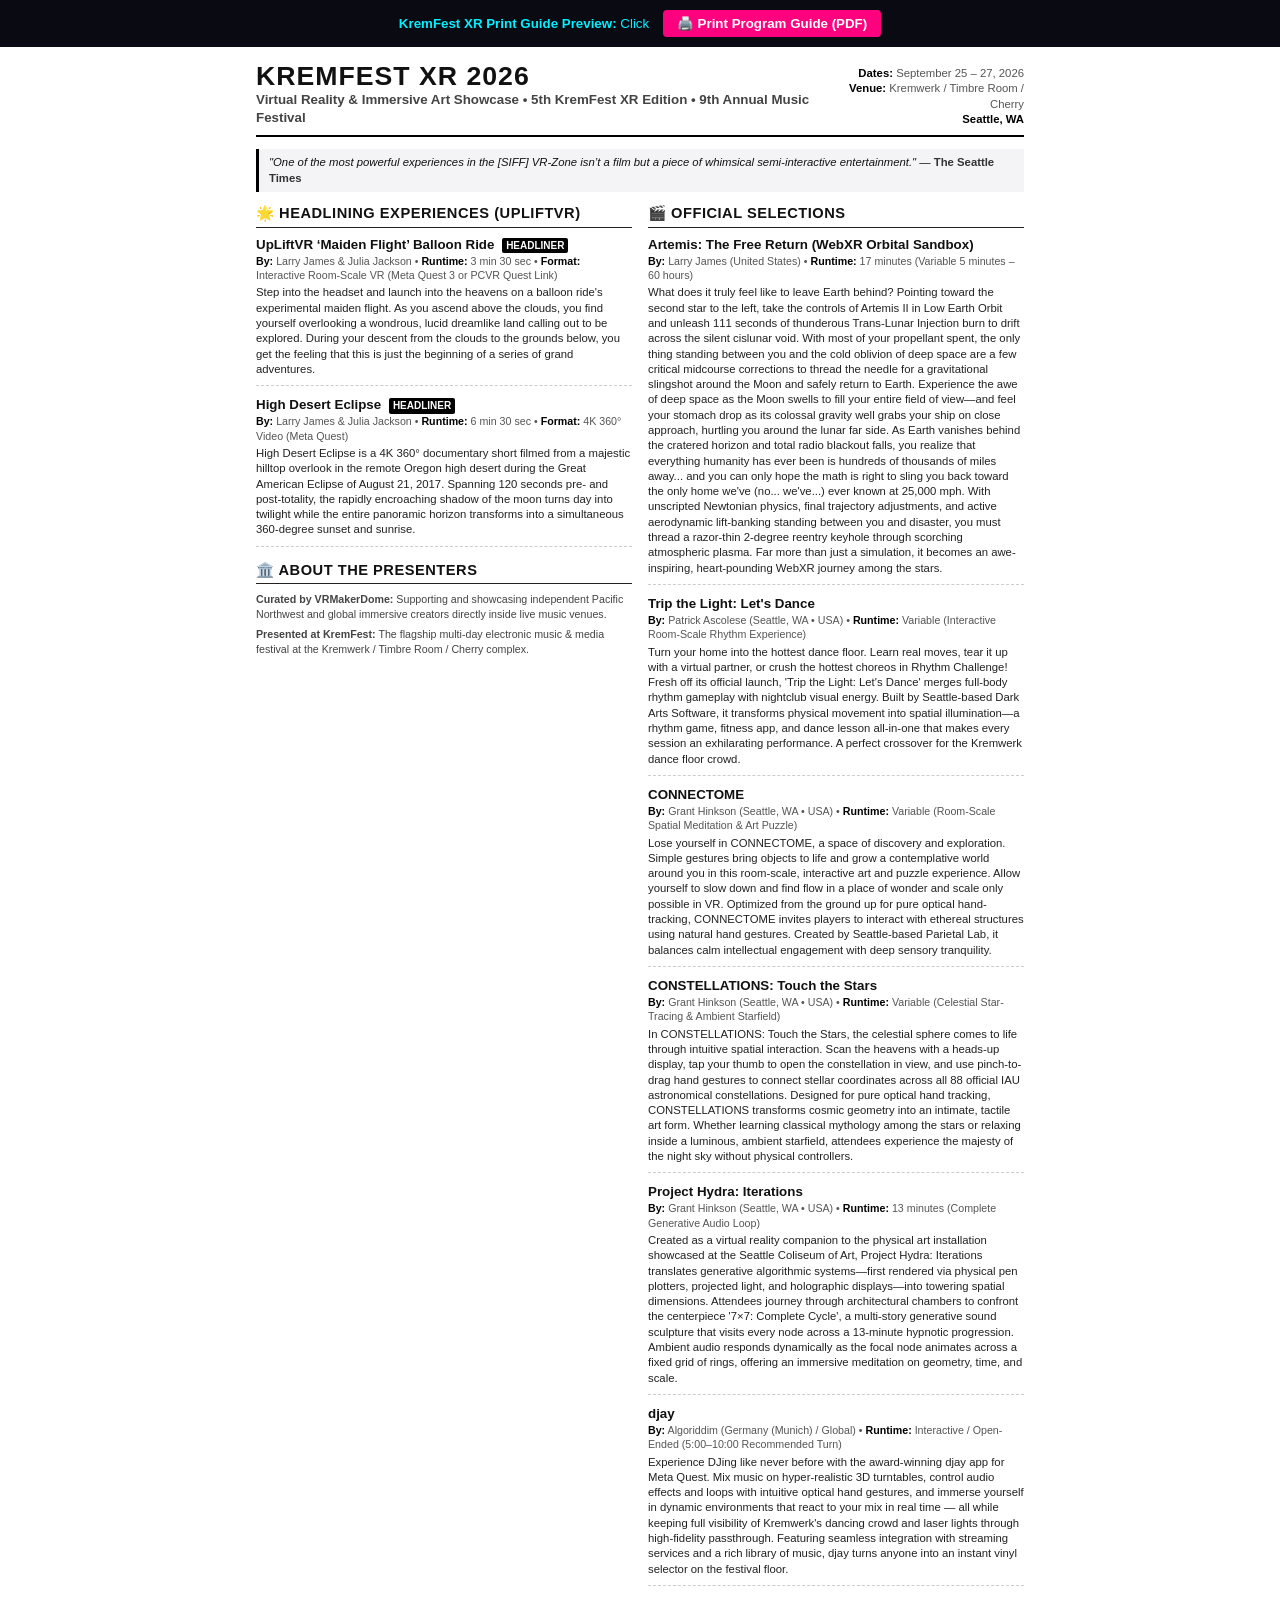
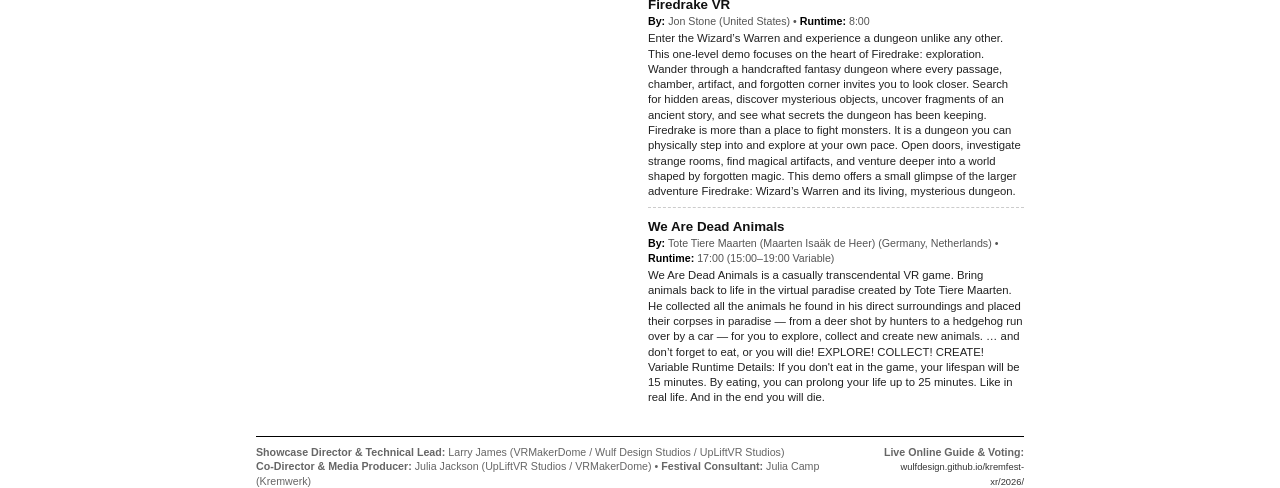
<file: assets/print/brochure_2026.html>
<!DOCTYPE html>
<html lang="en">
<head>
  <meta charset="UTF-8">
  <title>KremFest XR 2026 — Official Festival Program Guide</title>
  <style>
    @page {
      size: letter portrait;
      margin: 0.35in;
    }
    * {
      box-sizing: border-box;
      margin: 0;
      padding: 0;
    }
    body {
      font-family: -apple-system, BlinkMacSystemFont, "Segoe UI", Roboto, "Helvetica Neue", Arial, sans-serif;
      color: #111;
      background: #fff;
      font-size: 10pt;
      line-height: 1.35;
    }
    .brochure-container {
      width: 100%;
      max-width: 8in;
      margin: 0 auto;
    }
    header {
      border-bottom: 2px solid #000;
      padding-bottom: 8px;
      margin-bottom: 12px;
      display: flex;
      justify-content: space-between;
      align-items: flex-end;
    }
    .title-block h1 {
      font-size: 20pt;
      text-transform: uppercase;
      letter-spacing: 1px;
      line-height: 1.1;
    }
    .title-block .subtitle {
      font-size: 10pt;
      font-weight: 600;
      color: #444;
    }
    .meta-block {
      text-align: right;
      font-size: 8.5pt;
      color: #555;
    }
    .meta-block strong {
      color: #000;
    }
    .quote-banner {
      background: #f4f4f6;
      border-left: 3px solid #000;
      padding: 6px 10px;
      margin-bottom: 12px;
      font-style: italic;
      font-size: 8.5pt;
    }
    .quote-banner span {
      font-style: normal;
      font-weight: bold;
      color: #333;
    }
    .two-column {
      display: grid;
      grid-template-columns: 1fr 1fr;
      gap: 16px;
      margin-bottom: 12px;
    }
    .section-title {
      font-size: 11pt;
      font-weight: bold;
      text-transform: uppercase;
      border-bottom: 1.5px solid #222;
      padding-bottom: 3px;
      margin-bottom: 8px;
      letter-spacing: 0.5px;
    }
    .card {
      margin-bottom: 10px;
      padding-bottom: 8px;
      border-bottom: 1px dashed #ccc;
    }
    .card:last-child {
      border-bottom: none;
    }
    .card-title {
      font-size: 10pt;
      font-weight: bold;
    }
    .card-meta {
      font-size: 8pt;
      color: #555;
      margin-bottom: 3px;
    }
    .card-meta span {
      color: #000;
      font-weight: 600;
    }
    .card-synopsis {
      font-size: 8.5pt;
      color: #222;
    }
    .badge {
      display: inline-block;
      font-size: 7.5pt;
      font-weight: bold;
      background: #000;
      color: #fff;
      padding: 1px 4px;
      border-radius: 2px;
      text-transform: uppercase;
      margin-left: 4px;
    }
    .badge-award {
      background: #b45309;
    }
    footer {
      border-top: 1.5px solid #000;
      padding-top: 8px;
      display: flex;
      justify-content: space-between;
      align-items: center;
      font-size: 8pt;
      color: #666;
    }
    .footer-qr {
      display: flex;
      align-items: center;
      gap: 8px;
    }
    .footer-qr img {
      width: 44px;
      height: 44px;
    }
    @media print {
      body {
        -webkit-print-color-adjust: exact;
        print-color-adjust: exact;
      }
      .no-print {
        display: none;
      }
    }
  </style>
</head>
<body>
  <div class="no-print" style="background:#0a0a12; color:#00f0ff; padding:10px 20px; text-align:center; font-family:sans-serif; margin-bottom:15px;">
    <strong>KremFest XR Print Guide Preview:</strong> Click 
    <button onclick="window.print()" style="background:#ff007f; color:#fff; border:none; padding:6px 14px; border-radius:4px; font-weight:bold; cursor:pointer; margin-left:10px;">🖨️ Print Program Guide (PDF)</button>
  </div>

  <div class="brochure-container">
    <header>
      <div class="title-block">
        <h1>KremFest XR 2026</h1>
        <div class="subtitle">Virtual Reality & Immersive Art Showcase • 5th KremFest XR Edition • 9th Annual Music Festival</div>
      </div>
      <div class="meta-block">
        <div><strong>Dates:</strong> September 25 – 27, 2026</div>
        <div><strong>Venue:</strong> Kremwerk / Timbre Room / Cherry</div>
        <div><strong>Seattle, WA</strong></div>
      </div>
    </header>

    <div class="quote-banner">
      "One of the most powerful experiences in the [SIFF] VR-Zone isn’t a film but a piece of whimsical semi-interactive entertainment." — <span>The Seattle Times</span>
    </div>

    <div class="two-column">
      <!-- Column 1: Headliners & Interactive Installations -->
      <div>
        <div class="section-title">🌟 Headlining Experiences (UpLiftVR)</div>
        <div class="card">
          <div class="card-title">UpLiftVR ‘Maiden Flight’ Balloon Ride <span class="badge">Headliner</span></div>
          <div class="card-meta"><span>By:</span> Larry James & Julia Jackson • <span>Runtime:</span> 3 min 30 sec • <span>Format:</span> Interactive Room-Scale VR (Meta Quest 3 or PCVR Quest Link)</div>
          <div class="card-synopsis">Step into the headset and launch into the heavens on a balloon ride's experimental maiden flight. As you ascend above the clouds, you find yourself overlooking a wondrous, lucid dreamlike land calling out to be explored. During your descent from the clouds to the grounds below, you get the feeling that this is just the beginning of a series of grand adventures.</div>
        </div>
        <div class="card">
          <div class="card-title">High Desert Eclipse <span class="badge">Headliner</span></div>
          <div class="card-meta"><span>By:</span> Larry James & Julia Jackson • <span>Runtime:</span> 6 min 30 sec • <span>Format:</span> 4K 360° Video (Meta Quest)</div>
          <div class="card-synopsis">High Desert Eclipse is a 4K 360° documentary short filmed from a majestic hilltop overlook in the remote Oregon high desert during the Great American Eclipse of August 21, 2017. Spanning 120 seconds pre- and post-totality, the rapidly encroaching shadow of the moon turns day into twilight while the entire panoramic horizon transforms into a simultaneous 360-degree sunset and sunrise.</div>
        </div>
        <div style="margin-top:14px;">
          <div class="section-title">🏛️ About The Presenters</div>
          <p style="font-size:8pt; color:#444; margin-bottom:6px;"><strong>Curated by VRMakerDome:</strong> Supporting and showcasing independent Pacific Northwest and global immersive creators directly inside live music venues.</p>
          <p style="font-size:8pt; color:#444;"><strong>Presented at KremFest:</strong> The flagship multi-day electronic music & media festival at the Kremwerk / Timbre Room / Cherry complex.</p>
        </div>
      </div>

      <!-- Column 2: Official Selections -->
      <div>
        <div class="section-title">🎬 Official Selections</div>
        <div class="card">
          <div class="card-title">Artemis: The Free Return (WebXR Orbital Sandbox) </div>
          <div class="card-meta"><span>By:</span> Larry James (United States) • <span>Runtime:</span> 17 minutes (Variable 5 minutes – 60 hours)</div>
          <div class="card-synopsis">What does it truly feel like to leave Earth behind? Pointing toward the second star to the left, take the controls of Artemis II in Low Earth Orbit and unleash 111 seconds of thunderous Trans-Lunar Injection burn to drift across the silent cislunar void. With most of your propellant spent, the only thing standing between you and the cold oblivion of deep space are a few critical midcourse corrections to thread the needle for a gravitational slingshot around the Moon and safely return to Earth.

Experience the awe of deep space as the Moon swells to fill your entire field of view—and feel your stomach drop as its colossal gravity well grabs your ship on close approach, hurtling you around the lunar far side. As Earth vanishes behind the cratered horizon and total radio blackout falls, you realize that everything humanity has ever been is hundreds of thousands of miles away... and you can only hope the math is right to sling you back toward the only home we've (no... we've...) ever known at 25,000 mph.

With unscripted Newtonian physics, final trajectory adjustments, and active aerodynamic lift-banking standing between you and disaster, you must thread a razor-thin 2-degree reentry keyhole through scorching atmospheric plasma. Far more than just a simulation, it becomes an awe-inspiring, heart-pounding WebXR journey among the stars.</div>
        </div>
        <div class="card">
          <div class="card-title">Trip the Light: Let's Dance </div>
          <div class="card-meta"><span>By:</span> Patrick Ascolese (Seattle, WA • USA) • <span>Runtime:</span> Variable (Interactive Room-Scale Rhythm Experience)</div>
          <div class="card-synopsis">Turn your home into the hottest dance floor. Learn real moves, tear it up with a virtual partner, or crush the hottest choreos in Rhythm Challenge!

Fresh off its official launch, 'Trip the Light: Let's Dance' merges full-body rhythm gameplay with nightclub visual energy. Built by Seattle-based Dark Arts Software, it transforms physical movement into spatial illumination—a rhythm game, fitness app, and dance lesson all-in-one that makes every session an exhilarating performance. A perfect crossover for the Kremwerk dance floor crowd.</div>
        </div>
        <div class="card">
          <div class="card-title">CONNECTOME </div>
          <div class="card-meta"><span>By:</span> Grant Hinkson (Seattle, WA • USA) • <span>Runtime:</span> Variable (Room-Scale Spatial Meditation & Art Puzzle)</div>
          <div class="card-synopsis">Lose yourself in CONNECTOME, a space of discovery and exploration. Simple gestures bring objects to life and grow a contemplative world around you in this room-scale, interactive art and puzzle experience. Allow yourself to slow down and find flow in a place of wonder and scale only possible in VR.

Optimized from the ground up for pure optical hand-tracking, CONNECTOME invites players to interact with ethereal structures using natural hand gestures. Created by Seattle-based Parietal Lab, it balances calm intellectual engagement with deep sensory tranquility.</div>
        </div>
        <div class="card">
          <div class="card-title">CONSTELLATIONS: Touch the Stars </div>
          <div class="card-meta"><span>By:</span> Grant Hinkson (Seattle, WA • USA) • <span>Runtime:</span> Variable (Celestial Star-Tracing & Ambient Starfield)</div>
          <div class="card-synopsis">In CONSTELLATIONS: Touch the Stars, the celestial sphere comes to life through intuitive spatial interaction. Scan the heavens with a heads-up display, tap your thumb to open the constellation in view, and use pinch-to-drag hand gestures to connect stellar coordinates across all 88 official IAU astronomical constellations.

Designed for pure optical hand tracking, CONSTELLATIONS transforms cosmic geometry into an intimate, tactile art form. Whether learning classical mythology among the stars or relaxing inside a luminous, ambient starfield, attendees experience the majesty of the night sky without physical controllers.</div>
        </div>
        <div class="card">
          <div class="card-title">Project Hydra: Iterations </div>
          <div class="card-meta"><span>By:</span> Grant Hinkson (Seattle, WA • USA) • <span>Runtime:</span> 13 minutes (Complete Generative Audio Loop)</div>
          <div class="card-synopsis">Created as a virtual reality companion to the physical art installation showcased at the Seattle Coliseum of Art, Project Hydra: Iterations translates generative algorithmic systems—first rendered via physical pen plotters, projected light, and holographic displays—into towering spatial dimensions.

Attendees journey through architectural chambers to confront the centerpiece '7×7: Complete Cycle', a multi-story generative sound sculpture that visits every node across a 13-minute hypnotic progression. Ambient audio responds dynamically as the focal node animates across a fixed grid of rings, offering an immersive meditation on geometry, time, and scale.</div>
        </div>
        <div class="card">
          <div class="card-title">djay </div>
          <div class="card-meta"><span>By:</span> Algoriddim (Germany (Munich) / Global) • <span>Runtime:</span> Interactive / Open-Ended (5:00–10:00 Recommended Turn)</div>
          <div class="card-synopsis">Experience DJing like never before with the award-winning djay app for Meta Quest. Mix music on hyper-realistic 3D turntables, control audio effects and loops with intuitive optical hand gestures, and immerse yourself in dynamic environments that react to your mix in real time — all while keeping full visibility of Kremwerk's dancing crowd and laser lights through high-fidelity passthrough.

Featuring seamless integration with streaming services and a rich library of music, djay turns anyone into an instant vinyl selector on the festival floor.</div>
        </div>
        <div class="card">
          <div class="card-title">Firedrake VR </div>
          <div class="card-meta"><span>By:</span> Jon Stone (United States) • <span>Runtime:</span> 8:00</div>
          <div class="card-synopsis">Enter the Wizard’s Warren and experience a dungeon unlike any other.

This one-level demo focuses on the heart of Firedrake: exploration. Wander through a handcrafted fantasy dungeon where every passage, chamber, artifact, and forgotten corner invites you to look closer. Search for hidden areas, discover mysterious objects, uncover fragments of an ancient story, and see what secrets the dungeon has been keeping.

Firedrake is more than a place to fight monsters. It is a dungeon you can physically step into and explore at your own pace. Open doors, investigate strange rooms, find magical artifacts, and venture deeper into a world shaped by forgotten magic.

This demo offers a small glimpse of the larger adventure Firedrake: Wizard’s Warren and its living, mysterious dungeon.</div>
        </div>
        <div class="card">
          <div class="card-title">We Are Dead Animals </div>
          <div class="card-meta"><span>By:</span> Tote Tiere Maarten (Maarten Isaäk de Heer) (Germany, Netherlands) • <span>Runtime:</span> 17:00 (15:00–19:00 Variable)</div>
          <div class="card-synopsis">We Are Dead Animals is a casually transcendental VR game.

Bring animals back to life in the virtual paradise created by Tote Tiere Maarten. He collected all the animals he found in his direct surroundings and placed their corpses in paradise — from a deer shot by hunters to a hedgehog run over by a car — for you to explore, collect and create new animals.
…
and don’t forget to eat, or you will die!

EXPLORE! COLLECT! CREATE!

Variable Runtime Details: If you don't eat in the game, your lifespan will be 15 minutes. By eating, you can prolong your life up to 25 minutes. Like in real life. And in the end you will die.</div>
        </div>
      </div>
    </div>

    <footer>
      <div>
        <strong>Showcase Director & Technical Lead:</strong> Larry James (VRMakerDome / Wulf Design Studios / UpLiftVR Studios)<br>
        <strong>Co-Director & Media Producer:</strong> Julia Jackson (UpLiftVR Studios / VRMakerDome) • <strong>Festival Consultant:</strong> Julia Camp (Kremwerk)

      </div>
      <div class="footer-qr">
        <div style="text-align:right;">
          <strong>Live Online Guide & Voting:</strong><br>
          <span style="font-size:7pt; color:#333;">wulfdesign.github.io/kremfest-xr/2026/</span>
        </div>
      </div>
    </footer>
  </div>
</body>
</html>
</file>
<file: assets/css/style.css>
/* ==========================================================================
   KremFest XR — Master Stylesheet
   Theme: Cybernetic Dark Mode / Neon Glow (Kremwerk Electronic Aesthetic)
   Exact match to Google Docs & PDF Festival Program Guide Specification
   ========================================================================== */

:root {
  --bg-main: #0a0b10;
  --bg-surface: #10121a;
  --bg-card: #151824;
  --bg-glass: rgba(10, 11, 16, 0.92);
  
  --neon-pink: #ff007f;
  --neon-cyan: #00f0ff;
  --neon-purple: #9d4edd;
  --neon-yellow: #ffde59;
  --neon-green: #00ff88;
  
  --text-main: #f8fafc;
  --text-body: #cbd5e1;
  --text-muted: #94a3b8;
  --text-dim: #64748b;
  
  --border-subtle: rgba(255, 255, 255, 0.12);
  --border-glow-pink: rgba(255, 0, 127, 0.4);
  --border-glow-cyan: rgba(0, 240, 255, 0.4);
  
  --radius-sm: 6px;
  --radius-md: 10px;
  --radius-lg: 16px;
  --radius-full: 9999px;
  
  --font-sans: -apple-system, BlinkMacSystemFont, "Segoe UI", Roboto, "Helvetica Neue", Arial, sans-serif;
  --font-mono: "SFMono-Regular", Consolas, "Liberation Mono", Menlo, monospace;
}

* {
  box-sizing: border-box;
  margin: 0;
  padding: 0;
}

body {
  background-color: var(--bg-main);
  color: var(--text-main);
  font-family: var(--font-sans);
  line-height: 1.65;
  -webkit-font-smoothing: antialiased;
  min-height: 100vh;
  display: flex;
  flex-direction: column;
}

/* --------------------------------------------------------------------------
   Typography & Accents
   -------------------------------------------------------------------------- */
h1, h2, h3, h4, h5 {
  color: #fff;
  font-weight: 800;
  letter-spacing: -0.015em;
  line-height: 1.25;
}

.text-gradient-pink {
  background: linear-gradient(135deg, #fff 20%, var(--neon-pink) 100%);
  -webkit-background-clip: text;
  -webkit-text-fill-color: transparent;
}

.text-gradient-cyan {
  background: linear-gradient(135deg, #fff 20%, var(--neon-cyan) 100%);
  -webkit-background-clip: text;
  -webkit-text-fill-color: transparent;
}

.glow-pink {
  text-shadow: 0 0 16px rgba(255, 0, 127, 0.6);
}

.glow-cyan {
  text-shadow: 0 0 16px rgba(0, 240, 255, 0.6);
}

a {
  color: #38bdf8;
  text-decoration: none;
  transition: all 0.2s ease;
}

a:hover {
  color: #fff;
  text-shadow: 0 0 8px var(--neon-cyan);
}

/* --------------------------------------------------------------------------
   Navigation Bar
   -------------------------------------------------------------------------- */
.navbar {
  position: sticky;
  top: 0;
  z-index: 1000;
  background: var(--bg-glass);
  backdrop-filter: blur(14px);
  -webkit-backdrop-filter: blur(14px);
  border-bottom: 1px solid var(--border-subtle);
  padding: 12px 0;
}

.nav-container {
  max-width: 1080px;
  margin: 0 auto;
  padding: 0 20px;
  display: flex;
  justify-content: space-between;
  align-items: center;
  flex-wrap: wrap;
  gap: 12px;
}

.brand-link {
  display: flex;
  align-items: center;
  gap: 10px;
  font-size: 1.15rem;
  font-weight: 900;
  letter-spacing: 0.5px;
  color: #fff;
}

.brand-badge {
  background: linear-gradient(135deg, var(--neon-pink), var(--neon-purple));
  color: #fff;
  font-size: 0.75rem;
  font-weight: 800;
  padding: 3px 8px;
  border-radius: var(--radius-sm);
  text-transform: uppercase;
}

.nav-menu {
  display: flex;
  gap: 6px;
  list-style: none;
  align-items: center;
  flex-wrap: wrap;
}

.nav-item a {
  color: var(--text-muted);
  font-size: 0.88rem;
  font-weight: 600;
  padding: 6px 12px;
  border-radius: var(--radius-sm);
  transition: all 0.2s ease;
}

.nav-item a:hover,
.nav-item a.active {
  color: #fff;
  background: rgba(255, 255, 255, 0.08);
  box-shadow: 0 0 10px rgba(0, 240, 255, 0.25);
}

.nav-cta {
  background: linear-gradient(135deg, var(--neon-pink), #c026d3) !important;
  color: #fff !important;
  font-weight: 700 !important;
  box-shadow: 0 0 14px rgba(255, 0, 127, 0.4);
}

.nav-cta:hover {
  box-shadow: 0 0 22px rgba(255, 0, 127, 0.7) !important;
  transform: translateY(-1px);
}

/* --------------------------------------------------------------------------
   Document Reading Container (Matching PDF Column Width)
   -------------------------------------------------------------------------- */
.container {
  max-width: 860px;
  margin: 0 auto;
  padding: 32px 20px 60px;
  flex: 1;
  width: 100%;
}

/* --------------------------------------------------------------------------
   Hero Header Block
   -------------------------------------------------------------------------- */
.guide-hero {
  text-align: center;
  margin-bottom: 32px;
}

.guide-pill {
  display: inline-flex;
  align-items: center;
  gap: 6px;
  background: rgba(255, 0, 127, 0.12);
  border: 1px solid var(--neon-pink);
  color: var(--neon-pink);
  font-size: 0.8rem;
  font-weight: 800;
  padding: 5px 14px;
  border-radius: var(--radius-full);
  letter-spacing: 0.8px;
  text-transform: uppercase;
  margin-bottom: 16px;
}

.guide-title {
  font-size: 2.4rem;
  font-weight: 900;
  text-align: center;
  margin-bottom: 18px;
  color: #fff;
}

.guide-intro-text {
  font-size: 1.05rem;
  font-weight: 600;
  color: var(--text-body);
  line-height: 1.7;
  text-align: left;
  margin-bottom: 16px;
}

.guide-banner-img {
  width: 100%;
  max-width: 100%;
  height: auto;
  display: block;
  margin: 0 auto 24px;
  border-radius: var(--radius-md);
  border: 1px solid var(--border-subtle);
  box-shadow: 0 10px 35px rgba(0, 0, 0, 0.7);
}

/* --------------------------------------------------------------------------
   Section Titles & Group Headings
   -------------------------------------------------------------------------- */
.group-heading {
  font-size: 1.75rem;
  font-weight: 800;
  text-align: center;
  color: #fff;
  margin: 36px 0 20px;
}

.project-title {
  font-size: 1.85rem;
  font-weight: 800;
  text-align: center;
  color: #fff;
  margin: 16px 0 6px;
}

.project-byline {
  font-size: 1.05rem;
  font-style: italic;
  font-weight: 600;
  text-align: center;
  color: #94a3b8;
  margin-bottom: 18px;
}

.project-image {
  width: 100%;
  max-width: 100%;
  height: auto;
  display: block;
  margin: 0 auto 18px;
  border-radius: var(--radius-md);
  border: 1px solid var(--border-subtle);
  box-shadow: 0 8px 30px rgba(0, 0, 0, 0.6);
}

.project-logline {
  font-size: 1.05rem;
  font-weight: 700;
  color: #fff;
  line-height: 1.65;
  margin-bottom: 16px;
}

.project-quote {
  font-style: italic;
  color: #e2e8f0;
  font-size: 1rem;
  line-height: 1.65;
  margin-bottom: 18px;
  padding: 10px 16px;
  background: rgba(255, 255, 255, 0.04);
  border-left: 3px solid var(--neon-pink);
  border-radius: 0 var(--radius-sm) var(--radius-sm) 0;
}

.project-quote-author {
  font-style: normal;
  font-weight: 700;
  color: var(--neon-pink);
  margin-top: 4px;
}

.project-synopsis {
  font-size: 1rem;
  color: var(--text-body);
  line-height: 1.7;
  margin-bottom: 18px;
}

.project-statement {
  font-size: 0.95rem;
  color: #e2e8f0;
  background: rgba(0, 240, 255, 0.04);
  border-left: 3px solid var(--neon-cyan);
  padding: 10px 16px;
  border-radius: 0 var(--radius-sm) var(--radius-sm) 0;
  margin-bottom: 18px;
  line-height: 1.65;
}

.project-bullets {
  list-style: disc;
  padding-left: 24px;
  margin-bottom: 20px;
  display: flex;
  flex-direction: column;
  gap: 6px;
}

.project-bullets li {
  font-size: 0.95rem;
  color: #e2e8f0;
  line-height: 1.5;
}

.project-bullets strong {
  color: #fff;
}

.project-links-row {
  text-align: center;
  font-size: 1.05rem;
  font-weight: 700;
  margin: 18px 0 24px;
}

.project-links-row a {
  color: #38bdf8;
  padding: 0 4px;
}

.project-links-row a:hover {
  color: #fff;
  text-shadow: 0 0 10px rgba(0, 240, 255, 0.8);
}

.link-dot {
  color: var(--text-dim);
  margin: 0 8px;
  font-weight: bold;
}

/* --------------------------------------------------------------------------
   Diamond / Subtle Dividers (Matching Screenshots)
   -------------------------------------------------------------------------- */
.diamond-divider {
  display: flex;
  align-items: center;
  justify-content: center;
  margin: 36px 0;
  position: relative;
}

.diamond-divider::before {
  content: "";
  position: absolute;
  left: 0;
  right: 0;
  top: 50%;
  height: 1px;
  background: linear-gradient(90deg, transparent, rgba(255, 255, 255, 0.18), transparent);
}

.diamond-pill {
  position: relative;
  background: #1e293b;
  border: 1px solid rgba(255, 255, 255, 0.2);
  color: #38bdf8;
  font-size: 0.75rem;
  padding: 2px 16px;
  border-radius: var(--radius-full);
  display: inline-flex;
  align-items: center;
  justify-content: center;
  box-shadow: 0 0 10px rgba(0,0,0,0.5);
}

/* --------------------------------------------------------------------------
   "Lineup at a Glance" Section (Centered Majestic Layout)
   -------------------------------------------------------------------------- */
.glance-section {
  margin: 36px auto;
  text-align: center;
  max-width: 1050px;
}

.glance-title {
  font-size: 1.6rem;
  font-weight: 800;
  text-align: center;
  color: #fff;
  margin-bottom: 20px;
}

.glance-bullets {
  list-style: none;
  padding: 0;
  margin: 0 auto;
  display: flex;
  flex-direction: column;
  align-items: center;
  gap: 10px;
  text-align: center;
}

.glance-bullets li {
  font-size: clamp(0.85rem, 1.15vw, 0.98rem);
  color: #e2e8f0;
  line-height: 1.6;
  text-align: center;
  width: 100%;
}

.glance-bullets strong {
  color: #fff;
}

/* --------------------------------------------------------------------------
   "More Submissions Coming Soon" Block (2026)
   -------------------------------------------------------------------------- */
.submissions-callout-block {
  background: rgba(15, 23, 42, 0.85);
  border: 2px dashed rgba(0, 240, 255, 0.4);
  border-radius: var(--radius-lg);
  padding: 32px 24px;
  text-align: center;
  margin: 36px 0;
  box-shadow: 0 10px 30px rgba(0, 0, 0, 0.5), 0 0 20px rgba(0, 240, 255, 0.1);
}

.submissions-callout-title {
  font-size: 1.6rem;
  font-weight: 800;
  color: #fff;
  margin-bottom: 10px;
}

.submissions-callout-desc {
  font-size: 1rem;
  color: var(--text-muted);
  max-width: 680px;
  margin: 0 auto 20px;
  line-height: 1.6;
}

.submissions-deadlines-grid {
  display: grid;
  grid-template-columns: repeat(auto-fit, minmax(180px, 1fr));
  gap: 12px;
  background: rgba(0, 0, 0, 0.3);
  border: 1px solid var(--border-subtle);
  border-radius: var(--radius-md);
  padding: 16px;
  margin-bottom: 24px;
  text-align: left;
}

.deadline-item strong {
  color: #fff;
  display: block;
  font-size: 0.85rem;
  text-transform: uppercase;
  letter-spacing: 0.5px;
  margin-bottom: 4px;
}

.deadline-item span {
  font-size: 0.92rem;
  color: var(--neon-cyan);
}

/* --------------------------------------------------------------------------
   Buttons
   -------------------------------------------------------------------------- */
.btn {
  display: inline-flex;
  align-items: center;
  gap: 8px;
  font-family: var(--font-sans);
  font-size: 0.92rem;
  font-weight: 700;
  padding: 10px 22px;
  border-radius: var(--radius-sm);
  border: 1px solid transparent;
  cursor: pointer;
  transition: all 0.2s ease;
  text-decoration: none;
}

.btn-primary {
  background: linear-gradient(135deg, var(--neon-pink), #c026d3);
  color: #fff;
  box-shadow: 0 0 16px rgba(255, 0, 127, 0.4);
}

.btn-primary:hover {
  box-shadow: 0 0 25px rgba(255, 0, 127, 0.7);
  transform: translateY(-2px);
  color: #fff;
}

.btn-accent {
  background: linear-gradient(135deg, var(--neon-cyan), #0284c7);
  color: #050508;
  font-weight: 800;
  box-shadow: 0 0 16px rgba(0, 240, 255, 0.4);
}

.btn-accent:hover {
  box-shadow: 0 0 25px rgba(0, 240, 255, 0.7);
  transform: translateY(-2px);
  color: #050508;
}

.btn-secondary {
  background: var(--bg-card);
  border-color: var(--border-subtle);
  color: var(--text-main);
}

.btn-secondary:hover {
  border-color: var(--neon-cyan);
  color: #fff;
  background: rgba(0, 240, 255, 0.1);
  box-shadow: 0 0 12px rgba(0, 240, 255, 0.25);
  transform: translateY(-2px);
}

/* --------------------------------------------------------------------------
   About the Presenters (Matching Screenshot 001835)
   -------------------------------------------------------------------------- */
.presenters-section {
  margin: 36px 0;
}

.presenters-section h3 {
  font-size: 1.5rem;
  color: #fff;
  margin-bottom: 20px;
}

.presenter-entry {
  margin-bottom: 20px;
}

.presenter-entry strong {
  color: #fff;
  font-size: 1.05rem;
  display: block;
  margin-bottom: 4px;
}

.presenter-entry p {
  color: var(--text-body);
  font-size: 0.95rem;
  line-height: 1.6;
  margin-bottom: 6px;
}

.presenter-entry a {
  font-weight: 700;
  color: #38bdf8;
}

/* --------------------------------------------------------------------------
   Previous KremFestXR Atmosphere Gallery (Matching Screenshot 001848)
   -------------------------------------------------------------------------- */
.gallery-section {
  margin: 36px 0;
}

.gallery-section h3 {
  font-size: 1.5rem;
  color: #fff;
  margin-bottom: 14px;
}

.gallery-text {
  color: var(--text-body);
  font-size: 0.95rem;
  line-height: 1.65;
  margin-bottom: 20px;
}

.atmosphere-photo-grid {
  display: grid;
  grid-template-columns: 1fr 1fr;
  gap: 16px;
  margin-bottom: 30px;
}

.atmosphere-photo-item img {
  width: 100%;
  max-width: 100%;
  height: auto;
  display: block;
  border-radius: var(--radius-sm);
  border: 1px solid var(--border-subtle);
  box-shadow: 0 6px 20px rgba(0, 0, 0, 0.6);
}

.sponsors-row {
  display: flex;
  justify-content: center;
  align-items: center;
  gap: 24px;
  flex-wrap: wrap;
  padding: 24px 0;
}

.sponsors-row img {
  max-height: 80px;
  max-width: 220px;
  object-fit: contain;
  opacity: 0.9;
}

/* --------------------------------------------------------------------------
   Voting Ballot Container
   -------------------------------------------------------------------------- */
.voting-container {
  max-width: 680px;
  margin: 0 auto;
  background: var(--bg-card);
  border: 1px solid var(--border-subtle);
  border-radius: var(--radius-lg);
  padding: 32px 28px;
  box-shadow: 0 10px 40px rgba(0, 0, 0, 0.7);
}

.ballot-item {
  display: flex;
  align-items: flex-start;
  gap: 16px;
  padding: 18px 20px;
  background: rgba(0, 0, 0, 0.42);
  border: 1.5px solid var(--border-subtle);
  border-radius: var(--radius-sm);
  margin-bottom: 16px;
  cursor: pointer;
  transition: all 0.2s ease;
}

.ballot-item:hover {
  border-color: rgba(0, 240, 255, 0.65) !important;
  background: rgba(0, 240, 255, 0.06) !important;
  box-shadow: 0 0 18px rgba(0, 240, 255, 0.22) !important;
}

.ballot-item.selected {
  border-color: var(--neon-cyan) !important;
  background: rgba(0, 240, 255, 0.12) !important;
  box-shadow: 0 0 25px rgba(0, 240, 255, 0.45) !important;
}

.ballot-radio {
  margin-top: 4px;
  accent-color: var(--neon-pink);
  width: 18px;
  height: 18px;
}

.standing-slide-card {
  display: flex;
  align-items: flex-start;
  gap: 22px;
  padding: 20px 22px;
  background: rgba(0, 0, 0, 0.42);
  border: 1.5px solid var(--border-subtle);
  border-radius: var(--radius-sm);
  margin-bottom: 18px;
  transition: all 0.25s ease;
  flex-wrap: wrap;
}

.standing-slide-card:hover {
  border-color: rgba(0, 240, 255, 0.45);
  background: rgba(0, 240, 255, 0.04);
  box-shadow: 0 0 20px rgba(0, 240, 255, 0.18);
}

.feedback-textarea {
  width: 100%;
  background: var(--bg-surface);
  border: 1px solid var(--border-subtle);
  color: #fff;
  border-radius: var(--radius-md);
  padding: 14px;
  font-family: var(--font-sans);
  font-size: 0.95rem;
  resize: vertical;
  margin-bottom: 20px;
}

.feedback-textarea:focus {
  outline: none;
  border-color: var(--neon-cyan);
  box-shadow: 0 0 12px rgba(0, 240, 255, 0.3);
}

/* --------------------------------------------------------------------------
   Audience Choice Live Countdown & Schedule Badges
   -------------------------------------------------------------------------- */
.countdown-box {
  background: rgba(15, 23, 42, 0.85);
  border-radius: var(--radius-lg);
  padding: 24px 20px;
  text-align: center;
  margin: 0 auto 24px auto;
  max-width: 680px;
  transition: all 0.3s ease;
}

/* Phase 1: Pre-Voting (Yellow) */
.countdown-box.state-prevoting {
  background: rgba(255, 222, 89, 0.06);
  border: 2px solid var(--neon-yellow);
  box-shadow: 0 0 25px rgba(255, 222, 89, 0.25), inset 0 0 15px rgba(255, 222, 89, 0.05);
}

.countdown-box.state-prevoting .countdown-status-badge {
  background: rgba(255, 222, 89, 0.2);
  color: var(--neon-yellow);
  border: 1px solid var(--neon-yellow);
}

.countdown-box.state-prevoting .countdown-digits {
  color: #ffde59;
  text-shadow: 0 0 15px rgba(255, 222, 89, 0.6);
}

/* Phase 2: Live Open (Green) */
.countdown-box.state-open {
  background: rgba(0, 255, 102, 0.06);
  border: 2px solid #00ff66;
  box-shadow: 0 0 25px rgba(0, 255, 102, 0.3), inset 0 0 15px rgba(0, 255, 102, 0.05);
}

.countdown-box.state-open .countdown-status-badge {
  background: rgba(0, 255, 102, 0.2);
  color: #00ff66;
  border: 1px solid #00ff66;
}

.countdown-box.state-open .countdown-digits {
  color: #00ff66;
  text-shadow: 0 0 15px rgba(0, 255, 102, 0.6);
}

/* Phase 3: Closed (Red) */
.countdown-box.state-closed {
  background: rgba(255, 0, 85, 0.06);
  border: 2px solid #ff0055;
  box-shadow: 0 0 25px rgba(255, 0, 85, 0.3), inset 0 0 15px rgba(255, 0, 85, 0.05);
}

.countdown-box.state-closed .countdown-status-badge {
  background: rgba(255, 0, 85, 0.2);
  color: #ff0055;
  border: 1px solid #ff0055;
}

.countdown-box.state-closed .countdown-digits {
  color: #ff0055;
  text-shadow: 0 0 15px rgba(255, 0, 85, 0.6);
}

/* State: Cyan (Doors Open / Festival Launch) */
.countdown-box.state-cyan {
  background: rgba(0, 240, 255, 0.06);
  border: 2px solid var(--neon-cyan);
  box-shadow: 0 0 25px rgba(0, 240, 255, 0.25), inset 0 0 15px rgba(0, 240, 255, 0.05);
}

.countdown-box.state-cyan .countdown-status-badge {
  background: rgba(0, 240, 255, 0.2);
  color: var(--neon-cyan);
  border: 1px solid var(--neon-cyan);
}

.countdown-box.state-cyan .countdown-digits {
  color: #00f0ff;
  text-shadow: 0 0 15px rgba(0, 240, 255, 0.6);
}

/* State: Purple / Magenta (Submissions / Jury Phase) */
.countdown-box.state-purple {
  background: rgba(255, 0, 127, 0.06);
  border: 2px solid var(--neon-pink);
  box-shadow: 0 0 25px rgba(255, 0, 127, 0.25), inset 0 0 15px rgba(255, 0, 127, 0.05);
}

.countdown-box.state-purple .countdown-status-badge {
  background: rgba(255, 0, 127, 0.2);
  color: var(--neon-pink);
  border: 1px solid var(--neon-pink);
}

.countdown-box.state-purple .countdown-digits {
  color: #ff007f;
  text-shadow: 0 0 15px rgba(255, 0, 127, 0.6);
}

/* Compact modifier for callout cards */
.countdown-box.compact {
  padding: 16px 14px;
  margin: 16px auto;
  max-width: 540px;
}

.countdown-box.compact .countdown-unit {
  min-width: 60px;
  padding: 6px 10px;
}

.countdown-box.compact .countdown-digits {
  font-size: 1.6rem;
}


.countdown-status-badge {
  display: inline-flex;
  align-items: center;
  gap: 6px;
  font-size: 0.85rem;
  font-weight: 800;
  text-transform: uppercase;
  letter-spacing: 1px;
  padding: 4px 14px;
  border-radius: var(--radius-full);
  margin-bottom: 12px;
}

.countdown-grid {
  display: flex;
  justify-content: center;
  align-items: center;
  gap: 12px;
  margin: 12px 0;
  flex-wrap: wrap;
}

.countdown-unit {
  display: flex;
  flex-direction: column;
  align-items: center;
  background: rgba(0, 0, 0, 0.45);
  border: 1px solid rgba(255, 255, 255, 0.1);
  border-radius: 8px;
  padding: 10px 14px;
  min-width: 75px;
}

.countdown-digits {
  font-family: var(--font-mono);
  font-size: 2.2rem;
  font-weight: 900;
  line-height: 1;
}

.countdown-label {
  font-size: 0.7rem;
  text-transform: uppercase;
  letter-spacing: 1px;
  color: var(--text-muted);
  margin-top: 4px;
  font-weight: 700;
}

.countdown-subtext {
  font-size: 0.9rem;
  color: var(--text-body);
  margin-top: 10px;
  line-height: 1.5;
}

.showcase-schedule-badge {
  background: rgba(0, 240, 255, 0.05);
  border: 1px solid rgba(0, 240, 255, 0.25);
  border-radius: var(--radius-md);
  padding: 12px 18px;
  margin: 14px auto 24px auto;
  max-width: 680px;
  text-align: center;
  font-size: 0.92rem;
  color: #fff;
  display: flex;
  align-items: center;
  justify-content: center;
  gap: 12px;
  flex-wrap: wrap;
}

.ballot-locked-box {
  background: rgba(255, 222, 89, 0.08);
  border: 1px dashed var(--neon-yellow);
  border-radius: var(--radius-md);
  padding: 16px 20px;
  text-align: center;
  margin-bottom: 20px;
  color: #ffde59;
  font-size: 0.92rem;
}

/* --------------------------------------------------------------------------
   Wulf Design Studios Portfolio & Creative Direction Hallmark Banner
   -------------------------------------------------------------------------- */
.studio-hallmark-banner {
  background: linear-gradient(135deg, rgba(15, 23, 42, 0.92) 0%, rgba(30, 41, 59, 0.75) 100%);
  border: 1px solid rgba(0, 240, 255, 0.25);
  border-radius: var(--radius-lg);
  padding: 28px 24px;
  margin: 40px auto 20px auto;
  max-width: 920px;
  box-shadow: 0 10px 30px rgba(0, 0, 0, 0.5), inset 0 0 20px rgba(0, 240, 255, 0.04);
  position: relative;
  overflow: hidden;
  transition: all 0.3s ease;
}

.studio-hallmark-banner:hover {
  border-color: rgba(0, 240, 255, 0.5);
  box-shadow: 0 12px 35px rgba(0, 240, 255, 0.15), inset 0 0 25px rgba(0, 240, 255, 0.08);
}

.studio-hallmark-badge {
  display: inline-flex;
  align-items: center;
  gap: 8px;
  background: rgba(0, 240, 255, 0.12);
  color: var(--neon-cyan);
  border: 1px solid rgba(0, 240, 255, 0.35);
  padding: 4px 14px;
  border-radius: var(--radius-full);
  font-size: 0.78rem;
  font-weight: 800;
  letter-spacing: 1px;
  text-transform: uppercase;
  margin-bottom: 12px;
}

.studio-hallmark-title {
  font-size: 1.35rem;
  font-weight: 800;
  color: #fff;
  margin-bottom: 8px;
}

.studio-hallmark-desc {
  color: var(--text-body);
  font-size: 0.92rem;
  line-height: 1.6;
  margin-bottom: 20px;
  max-width: 800px;
}

.studio-hallmark-actions {
  display: flex;
  align-items: center;
  gap: 14px;
  flex-wrap: wrap;
}

.btn-hallmark-portfolio {
  background: linear-gradient(135deg, rgba(0, 240, 255, 0.18), rgba(192, 38, 211, 0.18));
  border: 1px solid var(--neon-cyan);
  color: #fff;
  font-weight: 700;
  font-size: 0.9rem;
  padding: 10px 22px;
  border-radius: var(--radius-md);
  display: inline-flex;
  align-items: center;
  gap: 8px;
  text-decoration: none;
  transition: all 0.25s ease;
  box-shadow: 0 0 15px rgba(0, 240, 255, 0.2);
}

.btn-hallmark-portfolio:hover {
  background: linear-gradient(135deg, var(--neon-cyan), var(--neon-pink));
  color: #050508;
  font-weight: 800;
  box-shadow: 0 0 25px rgba(0, 240, 255, 0.5);
  transform: translateY(-2px);
}

.btn-hallmark-inquiry {
  background: rgba(255, 255, 255, 0.05);
  border: 1px solid rgba(255, 255, 255, 0.2);
  color: var(--text-main);
  font-weight: 600;
  font-size: 0.88rem;
  padding: 10px 20px;
  border-radius: var(--radius-md);
  display: inline-flex;
  align-items: center;
  gap: 8px;
  text-decoration: none;
  transition: all 0.2s ease;
}

.btn-hallmark-inquiry:hover {
  border-color: rgba(255, 255, 255, 0.5);
  background: rgba(255, 255, 255, 0.1);
  color: #fff;
  transform: translateY(-2px);
}


footer {
  background: #040407;
  border-top: 1px solid var(--border-subtle);
  padding: 48px 0 24px;
  margin-top: auto;
}

.footer-grid {
  max-width: 1080px;
  margin: 0 auto;
  padding: 0 20px;
  display: grid;
  grid-template-columns: repeat(auto-fit, minmax(220px, 1fr));
  gap: 32px;
  margin-bottom: 36px;
}

.footer-col h4 {
  font-size: 1rem;
  color: #fff;
  margin-bottom: 14px;
}

.footer-col ul {
  list-style: none;
  display: flex;
  flex-direction: column;
  gap: 8px;
}

.footer-col a {
  color: var(--text-muted);
  font-size: 0.88rem;
}

.footer-col a:hover {
  color: var(--neon-cyan);
}

/* --------------------------------------------------------------------------
   Footer Interactive Mobile QR Code (Framed Colored Square)
   -------------------------------------------------------------------------- */
.footer-col-showcase {
  text-align: right;
  display: flex;
  flex-direction: column;
  align-items: flex-end;
}

.footer-qr-wrap {
  margin-top: 14px;
  display: flex;
  justify-content: flex-end;
}

.footer-qr-color-img {
  width: 140px;
  height: 140px;
  display: block;
  border-radius: 10px;
  box-shadow: 0 4px 18px rgba(0, 0, 0, 0.5), 0 0 15px rgba(0, 240, 255, 0.2);
  transition: transform 0.25s ease, box-shadow 0.25s ease;
}

.footer-qr-color-img:hover {
  transform: scale(1.03);
  box-shadow: 0 6px 24px rgba(0, 0, 0, 0.6), 0 0 25px rgba(0, 240, 255, 0.4);
}

/* --------------------------------------------------------------------------
   Footer Studio Credit Strip (Larry James / Wulf Design Studios)
   -------------------------------------------------------------------------- */
.footer-studio-strip {
  max-width: 1080px;
  margin: 20px auto 0;
  padding: 14px 20px;
  background: rgba(10, 14, 26, 0.7);
  border: 1px solid rgba(0, 240, 255, 0.2);
  border-radius: var(--radius-md);
  display: flex;
  align-items: center;
  justify-content: space-between;
  gap: 16px;
  flex-wrap: wrap;
}


.footer-studio-badge {
  font-size: 0.72rem;
  font-weight: 800;
  color: var(--neon-cyan);
  background: rgba(0, 240, 255, 0.1);
  border: 1px solid rgba(0, 240, 255, 0.3);
  padding: 4px 10px;
  border-radius: 20px;
  letter-spacing: 0.5px;
  white-space: nowrap;
}

.footer-studio-text {
  font-size: 0.86rem;
  color: var(--text-body);
  line-height: 1.5;
  flex: 1;
  min-width: 260px;
}

.footer-studio-text strong {
  color: #fff;
}

.footer-studio-actions {
  display: flex;
  align-items: center;
  gap: 10px;
  flex-wrap: wrap;
}

.btn-studio-mini {
  background: linear-gradient(135deg, rgba(0, 240, 255, 0.15), rgba(255, 0, 127, 0.15));
  border: 1px solid var(--neon-cyan);
  color: #fff;
  font-size: 0.8rem;
  font-weight: 700;
  padding: 7px 14px;
  border-radius: var(--radius-md);
  text-decoration: none;
  display: inline-flex;
  align-items: center;
  gap: 6px;
  transition: all 0.2s ease;
  white-space: nowrap;
}

.btn-studio-mini:hover {
  background: linear-gradient(135deg, rgba(0, 240, 255, 0.3), rgba(255, 0, 127, 0.3));
  box-shadow: 0 0 12px rgba(0, 240, 255, 0.4);
  transform: translateY(-1px);
}

.btn-studio-mini-outline {
  background: rgba(255, 255, 255, 0.04);
  border: 1px solid rgba(255, 255, 255, 0.2);
  color: var(--text-muted);
  font-size: 0.8rem;
  font-weight: 600;
  padding: 7px 12px;
  border-radius: var(--radius-md);
  text-decoration: none;
  transition: all 0.2s ease;
  white-space: nowrap;
}

.btn-studio-mini-outline:hover {
  border-color: rgba(255, 255, 255, 0.4);
  color: #fff;
  background: rgba(255, 255, 255, 0.08);
}

.footer-bottom {


  max-width: 1080px;
  margin: 0 auto;
  padding: 20px;
  border-top: 1px solid var(--border-subtle);
  display: flex;
  justify-content: space-between;
  align-items: center;
  flex-wrap: wrap;
  gap: 12px;
  font-size: 0.8rem;
  color: var(--text-dim);
}

/* --------------------------------------------------------------------------
   Mobile Viewports
   -------------------------------------------------------------------------- */
@media (max-width: 768px) {
  .nav-container {
    flex-direction: column;
    align-items: flex-start;
  }
  
  .nav-menu {
    width: 100%;
    justify-content: flex-start;
    overflow-x: auto;
    padding-bottom: 4px;
  }

  .guide-title {
    font-size: 2rem;
  }

  .project-title {
    font-size: 1.5rem;
  }

  .atmosphere-photo-grid {
    grid-template-columns: 1fr;
  }

  .footer-col-showcase {
    text-align: left;
    align-items: flex-start;
  }

  .footer-col-showcase .footer-qr-wrap {
    justify-content: flex-start;
  }
}

/* ==========================================================================
   Flanked Card Action Row & GeekFest QR Code Badge Architecture
   ========================================================================== */
.flanked-card-action-row {
  display: flex;
  align-items: center;
  justify-content: space-between;
  gap: 16px;
  margin-top: 20px;
  padding-top: 16px;
  border-top: 1px solid rgba(255, 255, 255, 0.08);
  position: relative;
}

.card-action-center {
  flex: 1;
  display: flex;
  flex-direction: column;
  align-items: center;
  justify-content: center;
  gap: 8px;
}

.card-qr-flank {
  display: none;
  flex-shrink: 0;
  transition: opacity 0.3s ease, transform 0.3s ease;
}

body.show-qr-badges .card-qr-flank {
  display: flex;
}

.card-qr-link {
  display: flex;
  flex-direction: column;
  align-items: center;
  text-decoration: none;
  gap: 5px;
}

.card-qr-box {
  width: 100px;
  height: 100px;
  background: #090a14;
  border-radius: 8px;
  padding: 5px;
  display: flex;
  align-items: center;
  justify-content: center;
  box-shadow: 0 4px 15px rgba(0, 0, 0, 0.6);
  transition: transform 0.2s ease, box-shadow 0.2s ease;
  box-sizing: border-box;
  cursor: pointer;
}

.ticket-pass-card .card-qr-box {
  width: 130px !important;
  height: 130px !important;
  max-width: 130px !important;
  max-height: 130px !important;
  padding: 6px !important;
  border-radius: 10px !important;
  cursor: pointer;
}

.ticket-pass-card .card-qr-box:hover {
  box-shadow: 0 0 20px rgba(255, 183, 0, 0.6) !important;
  transform: scale(1.04);
}

.card-qr-box:hover {
  transform: scale(1.06);
}

.qr-box-cyan {
  border: 1.5px solid var(--neon-cyan);
  box-shadow: 0 0 12px rgba(0, 240, 255, 0.3);
}

.qr-box-pink {
  border: 1.5px solid var(--neon-pink);
  box-shadow: 0 0 12px rgba(255, 0, 127, 0.3);
}

.qr-box-amber {
  border: 1.5px solid #ffb700;
  box-shadow: 0 0 12px rgba(255, 183, 0, 0.35);
}

.ticket-pass-card .card-qr-img {
  max-width: 130px !important;
  max-height: 130px !important;
}

.card-qr-img {
  width: 100%;
  height: 100%;
  max-width: 100px;
  max-height: 100px;
  object-fit: contain;
  display: block;
  border-radius: 6px;
}

.card-qr-label {
  font-family: 'Rajdhani', sans-serif;
  font-size: 0.75rem;
  font-weight: 800;
  letter-spacing: 0.5px;
  text-transform: uppercase;
}

.label-cyan {
  color: var(--neon-cyan);
}

.label-pink {
  color: var(--neon-pink);
}

/* Ticket Passes Grid & Amber QR */
.ticket-passes-container {
  margin: 22px auto 26px auto;
  max-width: 960px;
}

.ticket-passes-grid {
  display: flex;
  justify-content: center;
  gap: 16px;
  flex-wrap: wrap;
}

.ticket-pass-card {
  background: rgba(18, 15, 28, 0.85);
  border: 1px solid rgba(255, 183, 0, 0.35);
  border-radius: 14px;
  padding: 16px 18px;
  display: flex;
  flex-direction: column;
  align-items: center;
  text-align: center;
  flex: 1 1 240px;
  max-width: 280px;
  box-shadow: 0 4px 20px rgba(0, 0, 0, 0.5);
  transition: all 0.25s ease;
}

.ticket-pass-card:hover {
  border-color: rgba(255, 183, 0, 0.85);
  transform: translateY(-2px);
  box-shadow: 0 8px 25px rgba(255, 183, 0, 0.25);
}

.ticket-pass-header {
  margin-bottom: 6px;
}

.ticket-pass-tier {
  display: block;
  font-family: 'Rajdhani', sans-serif;
  font-size: 1.05rem;
  font-weight: 800;
  color: #ffc800;
  letter-spacing: 0.5px;
}

.ticket-pass-date {
  display: block;
  font-size: 0.8rem;
  color: var(--text-muted);
  margin-top: 2px;
}

.ticket-qr-flank {
  display: none;
  margin: 10px auto 12px auto;
  text-align: center;
}

body.show-qr-badges .ticket-qr-flank {
  display: block;
}

.ticket-qr-link {
  display: inline-flex;
  flex-direction: column;
  align-items: center;
  text-decoration: none;
  gap: 4px;
}

.ticket-qr-sublabel {
  font-family: 'Rajdhani', sans-serif;
  font-size: 0.7rem;
  font-weight: 800;
  color: #ffc800;
  letter-spacing: 0.5px;
}

.ticket-pass-desc {
  font-size: 0.78rem;
  color: var(--text-dim);
  line-height: 1.4;
  margin: 0 0 14px 0;
  flex: 1;
}

.ticket-btn {
  font-size: 0.85rem !important;
  padding: 8px 18px !important;
  width: 100%;
  border-color: rgba(255, 183, 0, 0.5) !important;
  color: #ffc800 !important;
}

.ticket-btn:hover {
  background: rgba(255, 183, 0, 0.15) !important;
  border-color: #ffc800 !important;
  color: #fff !important;
}

/* On-Premise Mobile Portal Gateway Block */
.onsite-portal-gateway {
  margin: 28px auto 8px auto;
  max-width: 860px;
  background: linear-gradient(135deg, rgba(25, 10, 36, 0.9) 0%, rgba(13, 15, 31, 0.95) 50%, rgba(6, 23, 38, 0.9) 100%);
  border: 2px solid var(--neon-pink);
  border-radius: 16px;
  padding: 24px 28px;
  box-shadow: 0 8px 32px rgba(0, 0, 0, 0.6), 0 0 25px rgba(255, 0, 127, 0.2);
  position: relative;
  overflow: hidden;
  text-align: left;
}

.onsite-portal-gateway::before {
  content: '';
  position: absolute;
  top: 0;
  left: 0;
  right: 0;
  height: 2px;
  background: linear-gradient(90deg, var(--neon-pink), var(--neon-cyan));
}

.onsite-portal-inner {
  display: flex;
  align-items: center;
  gap: 28px;
}

@media (max-width: 700px) {
  .onsite-portal-inner {
    flex-direction: column;
    text-align: center;
  }
  .onsite-portal-url-row {
    justify-content: center;
  }
  .flanked-card-action-row {
    flex-direction: column;
    gap: 12px;
  }
}

.onsite-portal-qr-col {
  flex-shrink: 0;
  display: flex;
  flex-direction: column;
  align-items: center;
  gap: 8px;
}

.onsite-portal-qr-box {
  width: 170px;
  height: 170px;
  background: #080911;
  border: 2px solid var(--neon-pink);
  border-radius: 12px;
  padding: 8px;
  display: block;
  box-shadow: 0 0 24px rgba(255, 0, 127, 0.35);
  transition: transform 0.2s ease, box-shadow 0.2s ease;
  box-sizing: border-box;
}

.onsite-portal-qr-box:hover {
  transform: scale(1.04);
  box-shadow: 0 0 30px rgba(255, 0, 127, 0.55);
}

.onsite-portal-qr-img {
  width: 100%;
  height: 100%;
  max-width: 170px;
  max-height: 170px;
  display: block;
  border-radius: 8px;
  object-fit: contain;
}

.onsite-portal-scan-label {
  font-family: 'Rajdhani', sans-serif;
  font-size: 0.75rem;
  font-weight: 800;
  color: var(--neon-pink);
  letter-spacing: 0.5px;
}

.onsite-portal-text-col {
  flex: 1;
}

.onsite-portal-badge {
  font-family: 'Rajdhani', sans-serif;
  font-size: 0.75rem;
  font-weight: 800;
  letter-spacing: 1px;
  color: var(--neon-cyan);
  margin-bottom: 6px;
}

.onsite-portal-title {
  font-family: 'Rajdhani', sans-serif;
  font-size: 1.4rem;
  color: #fff;
  margin: 0 0 8px 0;
  line-height: 1.2;
}

.onsite-portal-desc {
  font-size: 0.9rem;
  color: var(--text-muted);
  line-height: 1.5;
  margin: 0 0 14px 0;
}

.onsite-portal-url-row {
  display: flex;
  align-items: center;
  gap: 12px;
  flex-wrap: wrap;
}

.onsite-portal-url-pill {
  font-family: monospace;
  font-size: 0.8rem;
  color: #cbd5e1;
  background: rgba(255, 255, 255, 0.08);
  padding: 4px 12px;
  border-radius: 20px;
  border: 1px solid rgba(255, 255, 255, 0.15);
}

.onsite-portal-note {
  font-size: 0.75rem;
  color: #94a3b8;
}

/* Mobile Scan-to-Phone Modal */
.portal-modal-backdrop {
  position: fixed;
  inset: 0;
  background: rgba(0, 0, 0, 0.85);
  backdrop-filter: blur(8px);
  z-index: 10000;
  display: flex;
  justify-content: center;
  align-items: center;
  padding: 20px;
}

.portal-modal-card {
  background: #0e101d;
  border: 2px solid var(--neon-cyan);
  border-radius: 16px;
  padding: 32px 28px;
  max-width: 420px;
  width: 100%;
  text-align: center;
  position: relative;
  box-shadow: 0 20px 60px rgba(0,0,0,0.9), 0 0 35px rgba(0,240,255,0.3);
  animation: modalFadeIn 0.25s ease-out;
}

@keyframes modalFadeIn {
  from { opacity: 0; transform: scale(0.92); }
  to { opacity: 1; transform: scale(1); }
}

.portal-modal-close {
  position: absolute;
  top: 14px;
  right: 16px;
  background: none;
  border: none;
  color: #94a3b8;
  font-size: 1.6rem;
  cursor: pointer;
  line-height: 1;
}

.portal-modal-close:hover {
  color: #fff;
}
</file>
